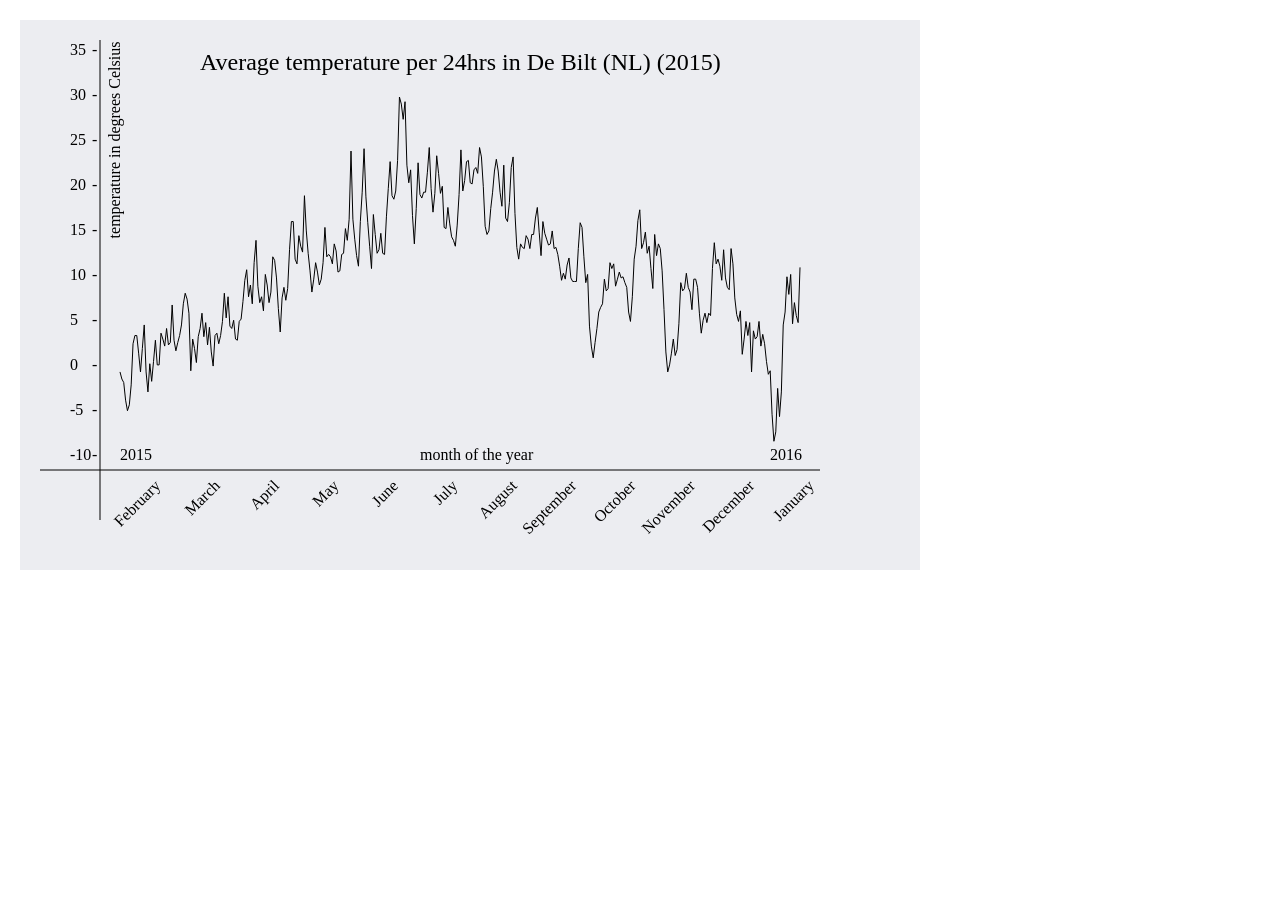
<file: Javascript/KNMI.html>
<!DOCTYPE HTML>
<html>
<body>
<link rel="stylesheet" type"text/css" href="stylesheet.css">
<textarea id="rawdata" style="display:none">
2/1/2015,26
2/2/2015,20
2/3/2015,17
2/4/2015,2
2/5/2015,-7
2/6/2015,-2
2/7/2015,15
2/8/2015,50
2/9/2015,57
2/10/2015,57
2/11/2015,42
2/12/2015,26
2/13/2015,46
2/14/2015,66
2/15/2015,26
2/16/2015,9
2/17/2015,33
2/18/2015,18
2/19/2015,35
2/20/2015,53
2/21/2015,32
2/22/2015,32
2/23/2015,59
2/24/2015,54
2/25/2015,48
2/26/2015,63
2/27/2015,49
2/28/2015,51
3/1/2015,83
3/2/2015,53
3/3/2015,44
3/4/2015,51
3/5/2015,57
3/6/2015,66
3/7/2015,84
3/8/2015,93
3/9/2015,88
3/10/2015,76
3/11/2015,27
3/12/2015,54
3/13/2015,46
3/14/2015,34
3/15/2015,56
3/16/2015,63
3/17/2015,76
3/18/2015,56
3/19/2015,68
3/20/2015,49
3/21/2015,64
3/22/2015,43
3/23/2015,31
3/24/2015,57
3/25/2015,59
3/26/2015,50
3/27/2015,57
3/28/2015,69
3/29/2015,93
3/30/2015,72
3/31/2015,90
4/1/2015,65
4/2/2015,63
4/3/2015,70
4/4/2015,54
4/5/2015,53
4/6/2015,69
4/7/2015,71
4/8/2015,86
4/9/2015,104
4/10/2015,113
4/11/2015,90
4/12/2015,100
4/13/2015,84
4/14/2015,119
4/15/2015,138
4/16/2015,99
4/17/2015,85
4/18/2015,90
4/19/2015,78
4/20/2015,109
4/21/2015,100
4/22/2015,85
4/23/2015,94
4/24/2015,124
4/25/2015,121
4/26/2015,106
4/27/2015,80
4/28/2015,60
4/29/2015,89
4/30/2015,98
5/1/2015,87
5/2/2015,97
5/3/2015,130
5/4/2015,154
5/5/2015,154
5/6/2015,122
5/7/2015,118
5/8/2015,142
5/9/2015,133
5/10/2015,128
5/11/2015,176
5/12/2015,146
5/13/2015,127
5/14/2015,112
5/15/2015,94
5/16/2015,105
5/17/2015,119
5/18/2015,111
5/19/2015,100
5/20/2015,105
5/21/2015,119
5/22/2015,149
5/23/2015,124
5/24/2015,126
5/25/2015,124
5/26/2015,118
5/27/2015,135
5/28/2015,129
5/29/2015,111
5/30/2015,112
5/31/2015,126
6/1/2015,127
6/2/2015,148
6/3/2015,138
6/4/2015,156
6/5/2015,214
6/6/2015,156
6/7/2015,139
6/8/2015,125
6/9/2015,116
6/10/2015,154
6/11/2015,179
6/12/2015,216
6/13/2015,175
6/14/2015,153
6/15/2015,133
6/16/2015,114
6/17/2015,160
6/18/2015,143
6/19/2015,127
6/20/2015,130
6/21/2015,144
6/22/2015,127
6/23/2015,126
6/24/2015,158
6/25/2015,182
6/26/2015,205
6/27/2015,176
6/28/2015,173
6/29/2015,180
6/30/2015,206
7/1/2015,260
7/2/2015,254
7/3/2015,241
7/4/2015,256
7/5/2015,202
7/6/2015,187
7/7/2015,198
7/8/2015,159
7/9/2015,135
7/10/2015,165
7/11/2015,204
7/12/2015,177
7/13/2015,174
7/14/2015,179
7/15/2015,179
7/16/2015,196
7/17/2015,217
7/18/2015,182
7/19/2015,162
7/20/2015,178
7/21/2015,210
7/22/2015,195
7/23/2015,178
7/24/2015,184
7/25/2015,149
7/26/2015,148
7/27/2015,166
7/28/2015,152
7/29/2015,141
7/30/2015,138
7/31/2015,133
8/1/2015,151
8/2/2015,177
8/3/2015,215
8/4/2015,180
8/5/2015,189
8/6/2015,205
8/7/2015,206
8/8/2015,187
8/9/2015,186
8/10/2015,198
8/11/2015,200
8/12/2015,195
8/13/2015,217
8/14/2015,209
8/15/2015,184
8/16/2015,150
8/17/2015,143
8/18/2015,146
8/19/2015,165
8/20/2015,179
8/21/2015,197
8/22/2015,207
8/23/2015,197
8/24/2015,179
8/25/2015,167
8/26/2015,202
8/27/2015,157
8/28/2015,154
8/29/2015,170
8/30/2015,200
8/31/2015,209
9/1/2015,161
9/2/2015,132
9/3/2015,122
9/4/2015,135
9/5/2015,132
9/6/2015,131
9/7/2015,142
9/8/2015,139
9/9/2015,131
9/10/2015,143
9/11/2015,143
9/12/2015,157
9/13/2015,166
9/14/2015,145
9/15/2015,125
9/16/2015,154
9/17/2015,144
9/18/2015,139
9/19/2015,134
9/20/2015,135
9/21/2015,146
9/22/2015,131
9/23/2015,132
9/24/2015,126
9/25/2015,116
9/26/2015,104
9/27/2015,110
9/28/2015,105
9/29/2015,117
9/30/2015,123
10/1/2015,106
10/2/2015,103
10/3/2015,103
10/4/2015,103
10/5/2015,131
10/6/2015,153
10/7/2015,149
10/8/2015,124
10/9/2015,102
10/10/2015,109
10/11/2015,65
10/12/2015,48
10/13/2015,38
10/14/2015,51
10/15/2015,63
10/16/2015,77
10/17/2015,81
10/18/2015,84
10/19/2015,105
10/20/2015,95
10/21/2015,97
10/22/2015,119
10/23/2015,114
10/24/2015,118
10/25/2015,99
10/26/2015,105
10/27/2015,111
10/28/2015,106
10/29/2015,107
10/30/2015,102
10/31/2015,98
11/1/2015,77
11/2/2015,69
11/3/2015,90
11/4/2015,122
11/5/2015,133
11/6/2015,155
11/7/2015,164
11/8/2015,131
11/9/2015,136
11/10/2015,145
11/11/2015,127
11/12/2015,133
11/13/2015,114
11/14/2015,97
11/15/2015,143
11/16/2015,125
11/17/2015,135
11/18/2015,131
11/19/2015,112
11/20/2015,79
11/21/2015,43
11/22/2015,26
11/23/2015,32
11/24/2015,42
11/25/2015,54
11/26/2015,40
11/27/2015,45
11/28/2015,67
11/29/2015,102
11/30/2015,95
12/1/2015,97
12/2/2015,110
12/3/2015,98
12/4/2015,94
12/5/2015,79
12/6/2015,105
12/7/2015,105
12/8/2015,98
12/9/2015,76
12/10/2015,59
12/11/2015,70
12/12/2015,76
12/13/2015,68
12/14/2015,76
12/15/2015,74
12/16/2015,114
12/17/2015,136
12/18/2015,118
12/19/2015,122
12/20/2015,116
12/21/2015,104
12/22/2015,130
12/23/2015,106
12/24/2015,98
12/25/2015,96
12/26/2015,131
12/27/2015,118
12/28/2015,89
12/29/2015,75
12/30/2015,69
12/31/2015,78
1/1/2016,41
1/2/2016,54
1/3/2016,69
1/4/2016,57
1/5/2016,68
1/6/2016,26
1/7/2016,61
1/8/2016,54
1/9/2016,56
1/10/2016,69
1/11/2016,48
1/12/2016,58
1/13/2016,50
1/14/2016,35
1/15/2016,24
1/16/2016,27
1/17/2016,-10
1/18/2016,-33
1/19/2016,-25
1/20/2016,12
1/21/2016,-12
1/22/2016,9
1/23/2016,66
1/24/2016,77
1/25/2016,107
1/26/2016,92
1/27/2016,109
1/28/2016,67
1/29/2016,85
1/30/2016,74
1/31/2016,68
2/1/2016,115
</textarea>
<canvas id="mycanvas" width="900" height="550"></canvas>
<canvas id="mycanvas2" width="900" height="550"></canvas>
<script src="script.js"></script>
</body>
</html>
</file>
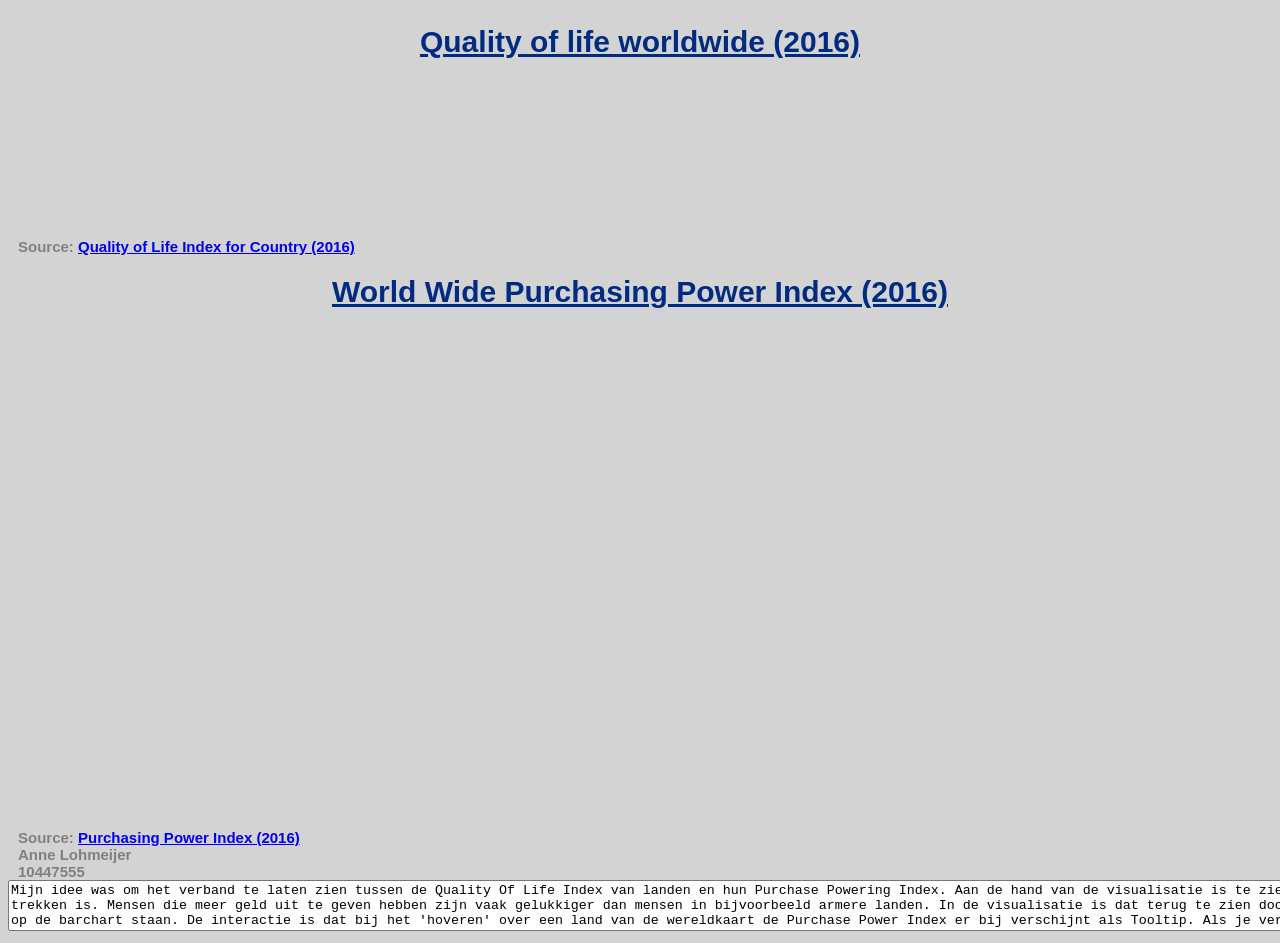
<file: week-7/linkedviews.html>
<!DOCTYPE html>
<meta charset="utf-8">
<html>
	<link rel="stylesheet" type="text/css" href="linkedviews.css">
    <!Code soure world map: https://github.com/markmarkoh/datamaps/blob/master/README.md#getting-started>
    <script src="d3.min.js"></script>
    <script src="topojson.min.js"></script>
    <script src="datamaps.world.min.js"></script>
  <head>  
    <h2 class="header" style="text/css">Quality of life worldwide (2016)</h2>
  </head>
  <body>
    <svg class="chart"></svg>
    <script src="http://labratrevenge.com/d3-tip/javascripts/d3.tip.v0.6.3.js"></script>
          <script type"text/javascript" src="linkedviews.js"></script>
    <div class='source' >Source: <a href="http://www.numbeo.com/quality-of-life/rankings_by_country.jsp">Quality of Life Index for Country (2016)</a></div>
  </body>
  <head>
    <h1 class="header" style="text/css"> World Wide Purchasing Power Index (2016)</h1>
  </head>
  <body>
    <div id="container" style="position: relative; width: 1200px; height: 500px;"></div>
    <div class='source' >Source: <a href="http://www.numbeo.com/quality-of-life/rankings_by_country.jsp">Purchasing Power Index (2016)</a></div>
  </body>
    <div class="source" >Anne Lohmeijer <br> 10447555 </div>
      <textarea class="text" rows="3" cols="200">
Mijn idee was om het verband te laten zien tussen de Quality Of Life Index van landen en hun Purchase Powering Index. Aan de hand van de visualisatie is te zien dat hier een duidelijk verband tussen te trekken is. Mensen die meer geld uit te geven hebben zijn vaak gelukkiger dan mensen in bijvoorbeeld armere landen. In de visualisatie is dat terug te zien door dat donkere landen op de kaart ook hoger op de barchart staan. De interactie is dat bij het 'hoveren' over een land van de wereldkaart de Purchase Power Index er bij verschijnt als Tooltip. Als je vervolgens op het land klikt, dan verschijnt er een tooltip overeenkomend met dat zelfde land op de Barchart met de Quality of Life Index.
</textarea>
</html>
</file>
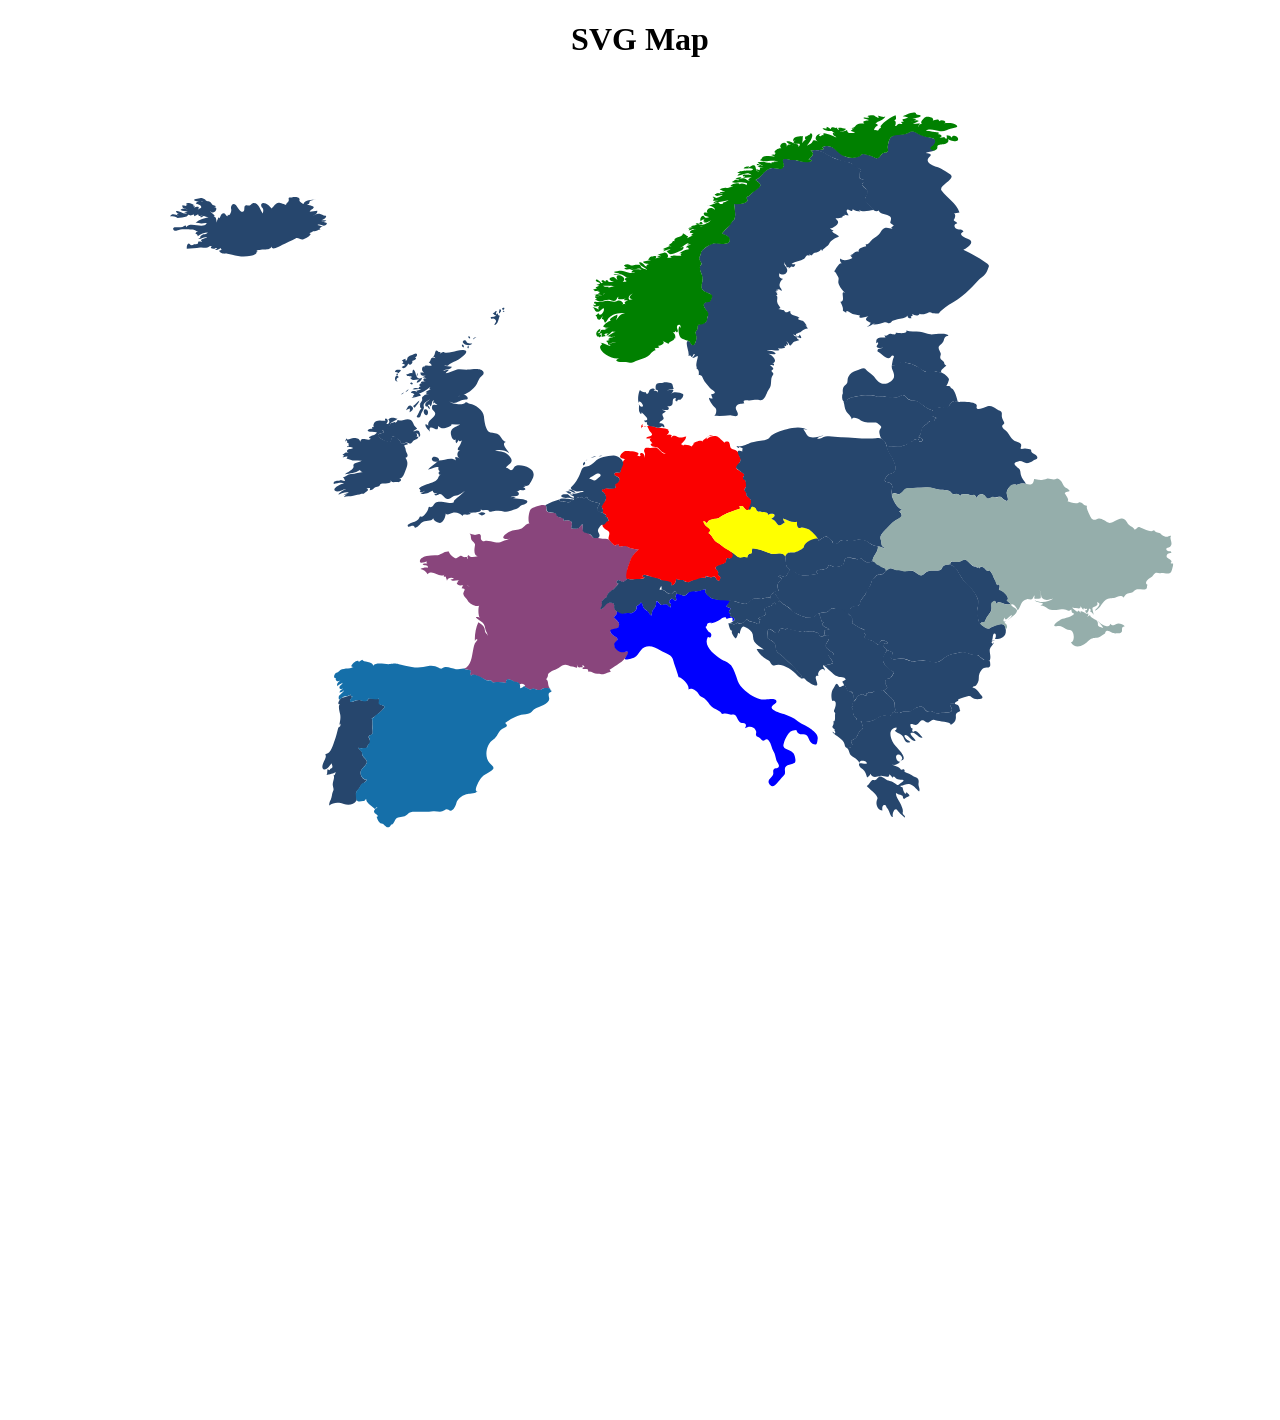
<file: week-2/SVG1/svg1.html>
<!DOCTYPE html>
<html>
  <head>
    <h1 align="center">SVG Map</h1>
    <link rel="stylesheet" type="text/css" href="svg1.css"/>
    <script src="main1.js"></script>
    <!-- Write your functions in main.js -->
  </head>

  <body>
      	<svg xmlns="http://www.w3.org/2000/svg" height="1328.4" id="svg2985" version="1.1" viewBox="1400 150 400 530" width="2589.63">
      <title>SVG Map</title>
      <defs id="defs2987"/>

      <g id="fra">
        <title>France</title>
          <path class="landxx fr frx eu" d="M 1247.9563,345.09353 C 1248.8483,344.67153 1249.9183,344.40753 1250.9063,344.58953 1251.2503,343.07553 1249.2373,344.11653 1248.8163,343.07753 1249.7423,342.77053 1250.8213,342.88353 1251.7763,342.93253 1251.0263,342.80353 1250.0103,343.07053 1250.5463,342.14053 1249.9683,342.10953 1248.0023,343.21953 1247.7643,342.24853 1247.4403,340.92353 1249.4573,340.12353 1250.4183,339.93353 1251.7103,339.67753 1252.9283,339.57353 1254.2383,339.60953 1256.0933,339.66053 1257.2803,337.85953 1259.3353,338.10853 1259.1023,338.77353 1261.5713,341.09553 1262.2613,340.81653 1262.7253,340.59053 1263.1723,340.33253 1263.6013,340.04453 1264.5383,339.52353 1264.4763,340.19653 1265.2593,340.34653 1266.0333,340.49453 1266.6253,339.88453 1266.6763,341.13353 1267.1823,340.78653 1266.4383,340.37153 1266.8543,339.80653 1267.2793,339.22953 1267.4953,340.10553 1267.8683,340.20353 1268.7543,340.43553 1269.8883,340.19953 1270.7763,340.05353 1268.8903,339.50053 1269.5823,336.83453 1269.7363,335.44553 1269.8113,334.76953 1268.7883,334.09153 1268.4413,333.61953 1267.8433,332.80653 1268.3953,331.57053 1267.5363,330.90853 1268.1903,331.02253 1268.7863,331.34253 1269.4353,331.47753 1270.1453,331.62553 1271.0223,330.92853 1271.6453,331.24253 1272.6163,331.73053 1271.4053,333.19653 1272.7503,333.96653 1273.1383,334.18853 1273.8353,333.79353 1274.2353,333.78953 1275.4053,333.77853 1276.5303,334.17453 1277.6673,334.39053 1278.7783,334.60153 1279.7453,334.56953 1280.7413,334.00053 1281.6443,333.48553 1282.8513,333.50453 1283.6653,332.92553 1283.0193,333.18153 1281.9213,333.31153 1281.2923,332.95153 1280.0173,332.22053 1282.9563,330.42253 1283.4443,330.20353 1284.9943,329.50953 1286.7483,329.59253 1288.3213,328.96253 1289.2343,328.59753 1290.4503,326.50953 1291.5843,327.09353 1290.5913,326.45453 1291.1983,322.02953 1292.0223,321.20053 1292.8333,320.38653 1296.9643,318.91453 1298.0263,319.80953 1298.5673,320.26553 1297.5066,322.01981 1299.0912,322.41093 1300.7239,322.81393 1300.3433,322.44623 1301.4983,322.79423 1302.5753,323.11923 1302.2375,323.9499 1303.0715,324.3539 1304.1595,324.8809 1305.2593,324.2555 1305.1233,325.93953 1305.7713,325.52053 1306.8953,325.61753 1307.5843,325.85453 1308.8783,326.29853 1308.3323,327.89353 1308.0723,328.81953 1308.9373,328.96453 1309.9183,329.23353 1310.7793,328.88953 1311.6313,328.54853 1311.8263,327.57553 1312.6823,327.23553 1312.7563,327.77153 1312.5323,330.16853 1313.2583,330.19453 1314.3293,330.23253 1316.4853,331.64553 1316.8183,332.67253 1316.7223,332.37653 1320.8893,333.05053 1321.1033,333.06853 1322.1163,333.15553 1322.8723,332.94653 1323.6753,333.78353 1324.3073,334.44353 1324.7523,335.48053 1325.7133,335.73153 1325.9193,335.63353 1326.0843,335.48753 1326.2083,335.29353 1326.5183,334.97253 1326.6743,335.39853 1327.0033,335.44353 1327.1873,335.51353 1327.2363,335.63953 1327.1503,335.82053 1327.0933,336.21253 1328.0113,335.99853 1328.1633,336.01153 1329.1863,336.10453 1329.7743,335.47353 1330.7213,336.19453 1331.7293,336.96253 1333.8123,337.10453 1335.0733,337.31553 1333.5263,338.68053 1332.0983,340.17853 1331.5983,342.20653 1331.3553,343.19253 1330.7683,344.09853 1330.6133,345.09253 1330.5113,345.74253 1330.7323,346.00653 1330.4713,346.84153 1330.1573,347.85053 1330.9253,348.69153 1330.2463,349.31753 1329.6743,349.84553 1329.2323,350.35453 1328.3723,350.27753 1327.6513,350.21353 1327.5903,349.14653 1326.7223,349.62953 1326.0953,349.97853 1326.0353,351.09253 1327.0823,350.92553 1326.2953,351.75153 1325.6003,352.73253 1324.7023,353.44553 1324.1523,353.80353 1323.6143,354.17953 1323.0883,354.57353 1322.6553,354.96353 1322.6973,355.72753 1322.3323,356.18153 1321.7093,356.95553 1320.5023,357.31953 1320.3123,358.41353 1320.4523,358.78653 1320.5483,359.17053 1320.6023,359.56453 1320.4533,360.27353 1319.7943,360.52653 1319.5223,361.14853 1320.7103,360.99953 1321.1463,360.59353 1321.4613,359.45753 1321.7723,358.33953 1323.8323,358.42553 1324.6653,358.66053 1325.6653,358.94353 1324.9863,360.58753 1325.7143,361.38853 1326.9783,362.78053 1326.2003,363.30253 1325.0623,364.24553 1325.6653,365.10253 1327.9443,366.69053 1327.3153,367.94653 1326.8933,368.78953 1323.7483,369.94653 1323.7563,370.09053 1323.8123,371.08453 1325.7303,371.93153 1326.3923,372.49853 1327.3473,373.31853 1325.0603,374.77953 1325.3913,375.86353 1325.7923,377.17953 1328.3083,378.67153 1329.6393,378.13853 1331.3113,377.46953 1331.0613,378.44253 1330.4293,379.55553 1328.9063,382.23653 1325.9973,383.58853 1323.4023,385.34153 1323.5663,385.58553 1323.7363,385.82553 1323.9123,386.06153 1322.9433,386.20053 1322.1323,386.69853 1321.2243,387.01653 1320.2473,387.35953 1319.6233,386.81953 1318.7013,386.89253 1317.3023,387.00253 1316.4443,385.83653 1314.7713,385.98953 1315.4423,384.25853 1312.5743,385.58553 1312.5423,384.57953 1312.7243,384.26753 1313.0103,384.18553 1313.4003,384.33353 1313.3703,383.76653 1313.0303,383.44653 1312.4603,383.46953 1312.9383,384.20353 1312.5263,384.31153 1311.8663,384.34453 1310.7833,384.39853 1310.6663,384.33453 1310.3703,383.03753 1310.7613,385.62053 1310.1013,383.97353 1308.4303,383.97353 1307.4643,383.97353 1306.6743,383.36353 1305.7313,383.31753 1304.5753,383.26053 1303.3083,384.56653 1302.2813,385.03653 1301.4813,385.40353 1298.6623,386.44753 1298.8393,387.53653 1298.8203,387.89353 1298.7143,388.22553 1298.5183,388.53253 1298.0693,388.93253 1298.1073,389.28853 1298.6333,389.60053 1299.0293,390.85253 1298.7703,391.47953 1299.4993,392.68653 1298.8123,392.88353 1298.2133,392.53753 1297.5333,392.57853 1296.8273,392.62153 1296.4693,393.18353 1295.8393,393.35553 1294.3183,393.77053 1293.3913,392.19553 1291.9343,393.25653 1291.8323,393.33053 1289.8063,392.38453 1289.5883,392.22153 1289.0223,391.79853 1290.3173,391.85253 1289.4053,391.24353 1288.8773,390.89053 1287.9263,390.73553 1287.4783,391.31753 1287.2703,390.02853 1285.8433,390.56753 1285.0673,389.95553 1283.9973,389.11053 1281.8083,388.56853 1282.1483,390.59853 1280.9513,390.42553 1279.6003,390.12353 1278.3933,390.34553 1277.7223,390.46853 1277.2743,390.65853 1276.7013,390.14253 1275.6843,389.22853 1275.7613,389.60453 1274.7283,389.59053 1273.7043,389.57653 1268.7553,386.33053 1268.2483,387.64653 1267.3133,387.26053 1267.9773,386.58053 1268.0363,385.92553 1268.1063,385.14653 1265.8413,385.50153 1265.3683,384.91053 1268.2283,383.85153 1268.4703,379.88753 1268.9913,377.30953 1269.1963,376.29753 1269.3813,374.70253 1270.2223,373.98053 1271.4463,372.92853 1269.8043,372.78053 1269.6883,373.96653 1269.5183,371.53053 1270.0083,368.54553 1271.0583,366.33453 1272.0693,366.90353 1273.0753,367.57853 1273.5083,368.71053 1273.6063,369.21453 1273.7023,369.71853 1273.7983,370.22253 1274.0323,370.86353 1274.6733,370.95153 1274.6583,371.73453 1274.9483,370.72753 1273.9263,369.95253 1273.8333,368.99853 1273.6893,367.53253 1273.1743,366.53953 1271.8743,365.82653 1271.3293,365.52853 1270.7213,365.12153 1270.2673,364.68453 1269.5283,363.97253 1271.4573,364.32753 1271.8493,364.67953 1270.9413,364.23853 1270.8923,360.38553 1271.4193,359.63953 1270.2263,360.47453 1267.4193,358.83153 1266.8663,357.72453 1266.3773,356.74553 1265.2743,356.23653 1265.0533,355.09353 1264.8503,354.05053 1266.7633,352.90853 1264.3603,352.80053 1264.6433,352.46753 1264.6983,351.86253 1265.0633,351.60853 1265.9773,350.97053 1266.8193,352.04353 1267.6803,352.15253 1266.1523,351.14353 1265.5453,351.47853 1263.9513,351.68653 1263.1483,351.79153 1261.5923,350.60653 1263.0713,350.42453 1262.6583,350.01753 1262.8253,349.75353 1263.5713,349.63253 1262.4363,349.35053 1260.8233,350.27453 1259.9013,349.27253 1260.4093,349.26553 1260.8893,349.14553 1261.3413,348.91253 1260.4373,348.30853 1258.7713,348.55353 1258.5313,349.77653 1258.4983,348.97653 1257.6113,348.22853 1258.4613,347.54553 1258.1123,348.42153 1256.5413,348.36453 1257.5213,347.25753 1255.5273,348.98753 1252.8533,345.04853 1250.8313,347.18553 1250.0233,346.06853 1249.3483,345.38253 1247.9563,345.09353" id="fr"/>
        </g>
        
      <path class="landxx by" d="M 1433.1368,309.64261 C 1433.6053,308.40487 1434.2651,307.23347 1435.7213,306.96855 1437.1513,306.70839 1437.5793,305.61555 1437.4223,304.28655 1437.0533,301.16755 1434.3533,298.99255 1433.8563,295.91755 1435.4893,296.33455 1437.5963,296.03555 1439.3013,296.23055 1439.8183,296.28955 1440.5933,295.89355 1441.0933,295.76855 1442.1003,295.51655 1441.8443,295.05455 1442.5693,294.44255 1443.0163,294.06455 1443.5743,294.42655 1444.0503,294.19755 1444.4223,294.01955 1444.6023,293.60255 1444.9963,293.41955 1445.7503,293.06955 1447.3013,292.96855 1446.8153,294.26155 1447.2373,294.39855 1447.9083,294.35355 1448.1773,293.93455 1448.7573,293.03455 1447.1413,292.72655 1446.6753,292.53455 1448.3173,290.75055 1447.0363,288.84755 1449.3353,287.63855 1450.4033,287.07655 1450.5163,285.92955 1451.9313,286.05555 1453.4693,286.19255 1452.7173,285.39755 1453.8753,284.82955 1452.2673,284.40155 1450.6289,283.70242 1452.2909,281.78142 1453.3519,280.55542 1455.6833,280.19455 1457.1613,280.63855 1458.9433,281.17355 1458.9953,278.76755 1460.6293,278.16755 1461.4953,277.84855 1462.8229,278.75542 1463.2619,278.40442 1464.8843,278.25908 1469.4212,278.46832 1469.7944,279.59402 1470.1704,279.93802 1469.5613,280.67855 1469.9903,281.09655 1470.5663,281.65955 1472.5753,280.88152 1473.1843,280.58952 1475.3233,279.56252 1476.15,280.14005 1478.0696,281.49877 1478.5907,281.86757 1479.9677,282.01478 1479.9253,283.11355 1479.8743,284.43688 1479.8623,284.72249 1480.5133,285.91655 1480.9423,286.70355 1481.1514,286.96817 1480.3651,287.53611 1479.2975,288.30729 1481.0306,289.44205 1481.6703,290.05955 1483.0433,291.38499 1483.4863,293.49854 1485.6503,294.24755 1486.2728,294.46301 1487.2924,294.66276 1487.5674,295.36555 1487.9224,296.27267 1486.879,297.17394 1487.7901,297.17489 1488.1631,297.12289 1488.6593,297.13959 1489.0103,296.99955 1489.5073,296.89755 1490.0938,297.20667 1490.5922,297.26942 1492.2644,297.47996 1491.2361,297.85977 1491.9156,298.63358 1492.2696,299.03663 1493.3034,299.29155 1493.7774,299.92561 1494.7611,301.24147 1493.217,301.35371 1492.773,301.64771 1491.977,302.17371 1491.7303,302.52055 1490.5003,302.82055 1488.9673,303.19355 1488.0964,301.81633 1486.7551,302.0964 1483.4196,302.7929 1485.5375,304.08451 1486.7071,304.97055 1487.4513,305.53432 1487.2973,306.69955 1487.4963,307.51055 1487.8223,308.83955 1488.8237,309.94102 1489.5407,311.08802 1487.9241,311.09502 1488.5962,310.68452 1485.7528,311.58406 1484.5722,310.90192 1482.5897,312.09447 1481.9514,314.15721 1481.6693,315.06905 1482.2177,315.74926 1482.3637,317.1783 1482.5276,318.78271 1480.5286,317.40177 1480.1243,316.91271 1478.9522,315.49516 1477.745,317.15056 1476.3163,316.34168 1473.0119,318.14677 1473.904,315.86742 1472.363,315.3768 1471.445,314.8958 1469.9413,315.80955 1470.0753,316.87155 1469.5263,316.62355 1469.5033,315.78755 1468.9953,315.57655 1468.4683,315.35655 1467.8023,315.97255 1467.3493,315.64155 1466.7113,315.17655 1466.0663,315.21355 1465.3293,315.29655 1464.3313,315.40855 1463.8663,314.73355 1463.7343,315.93455 1463.1133,315.77655 1462.6631,315.20922 1462.0233,315.14255 1461.3043,315.06765 1460.4951,315.70266 1459.9186,314.90708 1458.694,313.21694 1456.8468,313.89098 1455.1223,313.53086 1453.358,313.16243 1451.3143,312.2891 1449.5213,312.60955 1447.1273,312.69475 1445.201,312.80854 1443.1783,312.83855 1441.0113,312.83855 1441.0905,313.76968 1439.6125,314.96368 1438.8305,315.59568 1438.1169,315.08613 1437.2813,314.92358 1436.1558,314.7046 1436.363,315.38411 1436.1158,316.03036 1435.3545,317.17675 1436.1858,312.65017 1436.1948,312.32458 1436.2558,309.86024 1433.4998,311.27679 1433.1824,309.62011" id="by">
        <title>Belarus</title>
      </path>

      <g id="rsa">
        <title>Serbia</title>
        <path class="landxx rs rs-" d="M 1412.8746,360.84017 C 1411.7114,360.34722 1410.6808,362.11391 1410.2792,362.27648 1409.5738,362.56202 1408.3524,362.35008 1406.9026,362.83083 1407.3106,363.83883 1407.612,364.42267 1407.8349,365.47666 1407.975,366.14167 1408.1821,366.33361 1408.8681,366.3586 1406.8981,367.72762 1410.5743,368.56683 1411.1863,369.18082 1411.0963,369.09082 1409.1947,369.60897 1408.9437,369.70998 1409.5489,370.91265 1408.9057,371.52858 1408.7256,371.87704 1409.6349,371.52323 1410.4457,371.288 1410.6571,371.75105 1411.153,372.837 1411.2614,372.75365 1409.5988,375.27882 1409.0517,376.10984 1410.8168,377.34756 1412.3202,378.40341 1413.9493,379.91587 1411.1638,379.19038 1410.7327,379.53734 1410.4742,379.60204 1413.0235,382.41022 1412.488,382.66579 1411.08,383.33777 1409.6068,383.46907 1408.5708,383.49462 1409.0653,383.41872 1410.3249,384.94891 1412.2029,386.45217 1412.8002,386.93028 1412.9355,387.43002 1414.2833,387.88581 1415.3514,388.52213 1417.2831,387.91561 1417.6016,389.16445 1417.7384,389.25245 1416.1222,390.05601 1416.2218,390.09641 1416.3622,390.15331 1417.1972,391.52616 1416.903,391.67409 1418.8262,392.29515 1416.5214,393.47922 1419.8975,394.12153 1420.9174,394.31558 1420.887,398.86636 1420.9969,397.76398 1422.455,396.53254 1422.3439,394.30358 1425.7272,395.52482 1425.7632,394.43702 1426.8991,394.61812 1427.5034,394.1941 1428.1896,394.89444 1428.9481,393.47633 1430.0095,393.79959 1430.6713,394.00115 1435.14,393.51762 1434.016,391.85932 1433.3687,390.90438 1433.2064,389.78213 1433.764,389.18829 1434.3018,388.61551 1434.9767,389.24329 1435.5783,388.48275 1436.1688,387.73631 1436.6426,387.00309 1436.9642,386.24009 1435.9732,385.9261 1434.6994,384.63285 1433.9404,383.92185 1431.4994,381.63385 1432.7176,379.78626 1434.0916,377.49627 1433.7786,377.20927 1432.0779,375.48204 1432.7309,375.05203 1433.2779,374.69305 1433.9882,374.91986 1434.5452,374.64886 1433.9962,373.97685 1432.561,373.07171 1431.723,373.74172 1431.458,373.95472 1430.6877,375.26662 1430.4126,375.25362 1430.0366,375.23562 1429.3207,374.21708 1428.9007,374.0441 1427.9207,373.64009 1426.8219,373.32158 1425.8769,372.83458 1425.1763,372.47379 1425.6049,372.60119 1424.8869,372.34367 1425.7936,371.85719 1426.1702,371.07387 1424.9189,370.91951 1426.3219,369.60052 1425.184,369.32759 1424.001,368.89058 1422.786,368.44257 1421.2352,367.3468 1420.1822,366.63579 1421.4971,364.02678 1418.6876,364.01121 1418.3174,362.20088 1417.9869,360.5842 1414.5874,360.55592 1412.8746,360.84017 z" id="rs"/>
      </g>
     
      <path class="landxx ch" d="M 1319.5263,361.14955 C 1319.7503,360.71455 1319.9933,360.29255 1320.2553,359.88055 1320.5913,359.23355 1320.0754,358.71442 1320.3063,358.10637 1320.6512,357.19711 1322.2119,356.48975 1322.2653,356.20037 1322.4809,355.03381 1323.0602,354.2935 1324.7189,353.3465 1325.6145,352.83511 1326.1857,351.77382 1327.051,350.92655 1325.4385,351.12047 1326.4126,348.59372 1327.7386,349.79255 1329.1655,351.08269 1329.8046,348.96155 1331.1856,348.76655 1330.4656,349.60755 1334.1076,348.96155 1334.7766,348.99655 1336.0756,349.06355 1337.1031,349.10637 1337.3841,348.28037 1336.3901,348.65137 1336.1896,347.72466 1337.0909,347.41473 1337.4567,347.28894 1337.826,347.42473 1338.3911,347.64664 1339.336,348.0181 1340.5408,348.04137 1340.7322,348.11328 1341.8453,348.53126 1343.2346,348.68755 1344.1376,349.47955 1345.3256,350.52055 1343.5606,352.21655 1343.3556,353.37455 1345.6526,353.08555 1345.8406,354.74855 1347.7156,355.11255 1348.5256,355.26955 1348.8466,353.73855 1349.7316,353.98955 1350.7666,354.28255 1349.8816,355.44355 1349.7926,355.97655 1349.7236,356.39055 1350.6326,357.68455 1349.7076,357.70955 1349.0436,357.72755 1348.5256,356.53455 1347.8966,357.09055 1347.6696,357.29055 1346.8906,358.46655 1347.4336,358.71655 1348.3946,359.15755 1347.8256,359.49255 1347.6756,360.42955 1346.7386,360.05355 1346.6996,359.04155 1345.5156,359.27755 1344.3596,359.50755 1344.2326,359.75255 1343.2856,358.84555 1343.1926,358.75655 1342.1626,357.00355 1342.0246,358.43655 1341.8976,359.75055 1341.9226,360.07055 1340.9716,361.06355 1339.7606,362.32955 1340.8496,365.29755 1338.9136,362.46355 1338.4816,361.83255 1337.9716,361.52355 1337.3756,361.07755 1336.4646,360.39755 1336.8276,359.10555 1335.9356,358.48455 1335.4246,359.12655 1334.8216,359.77555 1333.9956,359.99755 1334.8986,361.04455 1332.9196,362.88655 1331.8056,362.78355 1329.7056,362.58955 1327.9706,363.91955 1326.3666,362.22955 1325.8016,361.63355 1325.0166,361.00755 1325.2116,360.06955 1325.4846,358.75855 1324.4485,358.44362 1323.3275,358.55719 1321.447,358.74772 1321.7671,361.09335 1319.5266,361.14955" id="ch">
        <title>Switzerland</title>
      </path>
      
      <path class="landxx mk" d="M 1420.0363,400.24555 C 1420.9343,400.11355 1420.3383,399.38355 1420.3283,398.84555 1420.3143,398.09855 1421.6313,397.72455 1421.8123,396.80855 1421.9703,396.00955 1422.6433,395.61855 1423.3123,395.29655 1424.7933,394.58655 1424.5243,395.52155 1425.8663,395.56555 1425.5813,394.48155 1426.3513,394.88555 1426.8763,394.34155 1427.1843,394.18655 1427.4913,394.19155 1427.8013,394.35755 1428.5383,394.57055 1428.6113,393.87455 1429.2463,393.76555 1429.9653,393.64255 1431.4583,393.92955 1432.0393,393.49055 1432.7703,392.93755 1433.5493,394.56655 1434.0073,394.98955 1435.7133,396.56455 1437.2024,397.03166 1437.1926,399.80399 1437.1926,400.38199 1437.5822,401.34009 1437.2496,401.99655 1437.0591,402.37225 1436.3561,401.95175 1436.4196,402.57841 1436.5086,403.45487 1434.8291,404.06151 1433.8242,403.76115 1432.6966,403.42411 1431.5636,403.70955 1430.5956,404.41455 1428.6746,405.81155 1427.1526,405.81855 1424.7986,406.19655 1423.5326,406.39955 1424.0736,405.52955 1423.0066,405.80255 1421.6966,406.13855 1422.3376,405.00055 1421.6476,404.46255 1420.2586,403.38055 1420.5876,401.78555 1420.0366,400.24555" id="mk">
        <title>Macedonia, the Former Yugoslav Republic of</title>
      </path>
      
      <g class="landxx coastxx it eu" id="ita" transform="translate(-29.9017,-45.0745)">
        <title>Italy</title>
        <path class="landxx it eu" d="M 1353.5711,414.65164 C 1354.5811,413.57664 1357.2431,414.48464 1357.1191,412.24764 1357.0691,411.34564 1356.411,410.95 1355.838,410.332 1355.527,410.013 1355.1701,409.64432 1354.9011,409.28932 1355.7468,408.80713 1356.603,407.74092 1356.0773,407.16239 1356.9793,407.40239 1357.971,408.279 1358.939,407.942 1360.155,407.518 1360.7132,407.72227 1361.8742,407.80927 1362.6372,407.86627 1363.5707,406.94036 1363.9157,406.34836 1364.1957,405.89436 1364.237,405.492 1363.8967,405.072 1364.7227,404.85 1365.3257,404.201 1365.8367,403.559 1366.7325,404.11066 1366.3768,404.83194 1366.8662,405.61418 1367.3328,406.35991 1368.0418,406.55999 1368.6823,407.17827 1368.9304,407.41769 1368.9869,408.13197 1369.9251,408.70955 1370.2274,408.89569 1370.1019,406.85659 1370.7661,406.23418 1371.5218,405.52595 1371.7656,405.06534 1371.8636,403.91627 1372.0307,401.95811 1372.6773,403.34771 1373.1144,403.81209 1373.8453,404.58865 1374.1084,404.70505 1375.0379,404.38736 1376.5408,403.87369 1376.5351,404.97701 1377.5757,405.503 1377.6817,404.844 1378.1897,404.178 1377.3507,403.796 1376.5997,403.454 1377.5957,402.10809 1378.0757,402.01209 1378.5507,401.91709 1379.0739,402.61727 1379.5149,402.73827 1380.4859,403.00527 1379.5849,401.41782 1379.6818,401.09736 1379.8706,400.47606 1379.9569,400.27088 1380.0607,399.98291 1380.6907,400.04571 1382.2715,400.52909 1382.6345,400.71509 1383.5875,401.20409 1384.2377,399.946 1384.7957,399.444 1385.5407,398.775 1386.7127,398.965 1387.6167,399.018 1389.0827,399.105 1390.4877,398.006 1391.9067,398.302 1390.3347,399.245 1393.5278,401.70153 1394.4128,401.98253 1397.0748,402.82653 1398.9418,401.97353 1401.5998,402.74652 1401.4888,403.75352 1400.4049,404.4439 1399.8967,405.071 1400.4927,405.408 1401.0887,405.784 1401.7667,405.935 1401.1907,406.611 1400.309,407.586 1401.5567,407.951 1400.8169,408.91389 1402.0236,409.27455 1402.4222,409.35427 1403.3675,409.5433 1403.6365,411.11004 1402.1967,410.831 1403.2037,408.754 1400.4827,409.92 1399.9667,410.111 1399.7487,408.678 1398.0087,409.983 1397.5027,410.301 1396.9477,410.65 1396.3677,410.973 1395.7827,411.267 1395.3947,411.462 1392.1017,412.526 1394.1367,411.477 1393.5907,411.59 1392.8617,411.516 1392.4067,411.91 1392.0847,412.189 1392.2367,413.34 1391.6167,413.206 1391.6067,413.539 1392.8387,415.25 1392.9577,415.283 1394.7847,415.785 1393.6287,418.438 1392.5567,417.238 1390.4697,420.924 1395.1547,424.426 1397.6797,426.037 1398.9157,426.826 1400.9167,427.381 1401.7837,428.618 1403.0477,430.419 1403.7157,432.788 1404.4567,434.843 1405.4077,437.481 1408.8737,440.18 1411.3417,441.314 1413.1687,442.154 1414.1417,442.413 1416.1737,442.141 1416.9327,442.04 1420.2827,441.547 1419.8677,443.286 1419.6697,444.116 1417.2957,444.888 1418.1647,445.903 1419.1027,446.998 1421.5867,447.621 1422.8597,448.075 1424.8897,448.8 1426.7157,449.517 1428.4147,450.871 1430.1477,452.252 1432.2757,452.662 1433.9667,454.187 1435.1037,455.212 1436.6187,456.286 1436.3347,457.994 1436.2697,458.382 1436.1887,460.128 1435.6057,460.186 1434.8117,460.265 1433.8297,459.793 1433.4087,459.103 1432.4897,457.597 1432.5507,455.853 1430.2757,456.082 1428.4487,456.266 1428.0807,455.073 1427.8257,454.39 1425.8977,454.715 1425.4747,454.696 1424.2597,456.488 1423.5077,457.599 1422.9607,458.993 1422.6857,460.308 1422.3707,461.815 1424.2917,462.182 1425.3317,462.66 1427.0017,463.427 1427.3037,464.62 1427.4677,466.308 1427.7437,469.158 1422.8137,467.109 1423.2757,470.55 1423.5017,472.233 1423.0467,472.365 1421.9727,473.508 1421.0647,474.476 1420.3607,475.67 1419.2767,476.464 1418.2577,477.211 1417.3967,476.791 1416.8857,475.702 1416.1087,474.044 1418.5157,473.275 1418.6377,471.767 1418.6787,471.255 1418.4297,470.638 1418.7837,470.181 1419.3737,469.417 1420.5317,469.988 1420.8467,469.005 1421.1207,468.149 1420.0447,467.178 1419.8337,466.396 1419.5057,465.181 1419.4007,464.113 1418.7447,463.003 1417.9587,461.673 1417.8417,459.68 1416.7967,458.556 1416.1737,457.887 1415.7397,458.046 1415.1507,458.535 1414.4477,459.12 1413.7247,457.932 1413.2637,457.562 1412.7417,457.144 1411.8927,457.254 1411.7317,456.413 1411.5997,455.72 1412.0537,455.513 1411.6857,454.661 1410.8907,452.822 1408.8217,452.779 1407.3077,453.741 1408.0847,452.562 1407.8377,451.456 1406.2377,451.617 1405.0457,451.736 1404.3717,449.977 1403.9407,449.155 1403.1757,447.694 1402.2697,448.544 1401.0207,448.176 1400.3537,447.98 1399.7317,447.666 1399.0147,447.837 1397.5127,448.194 1398.4757,447.996 1397.4407,447.151 1396.4137,446.314 1395.1157,446.084 1394.0957,445.16 1392.9627,444.135 1392.2967,442.619 1391.0567,441.754 1389.9807,441.002 1389.5627,441.193 1388.8447,440.019 1388.0957,438.793 1386.1737,437.353 1384.7087,438.261 1385.5487,436.854 1382.1217,433.222 1380.8537,433.402 1381.0037,433.381 1378.9787,427.645 1378.9017,427.272 1378.2067,423.895 1375.9067,424.272 1373.4787,422.637 1370.9667,420.946 1367.7737,420.027 1365.6657,422.756 1364.9167,423.725 1364.2957,424.843 1363.1797,425.445 1362.7847,425.659 1359.1704,426.80528 1359.4169,425.87946 1359.5979,425.19963 1362.2977,422.20476 1359.0847,423.34181 1357.1633,424.02178 1353.5423,420.98964 1355.9242,419.02164 1356.7789,418.31541 1356.6248,417.73137 1355.6122,417.22064 1353.9418,416.37814 1353.4556,415.09597 1353.6777,415.008" id="it"/>
      </g>
      
      <path class="landxx at eu" d="M 1343.7863,351.57455 C 1344.4933,350.33655 1344.3483,350.68655 1344.0043,349.56855 1343.8853,349.18355 1349.4013,349.34655 1348.1063,351.57455 1349.6693,351.52855 1349.7113,350.06355 1350.0563,348.90855 1350.7213,349.50355 1352.2958,349.5101 1353.1298,349.4311 1352.4443,349.78018 1354.3232,350.37525 1354.5582,350.29764 1355.0477,350.53082 1355.7755,349.86042 1356.4563,349.62955 1357.8213,348.80555 1360.092,348.2051 1361.645,348.7121 1361.625,348.4431 1361.596,348.16128 1361.5228,347.90228 1362.2978,347.99828 1363.5506,348.64207 1364.3177,348.27764 1365.9214,347.51573 1365.738,349.29636 1366.7233,349.66891 1367.5316,349.97455 1367.8591,348.01904 1367.1633,347.92355 1366.2664,347.80045 1366.8132,346.77228 1366.7088,346.30928 1366.5681,345.68562 1366.0143,345.50655 1365.7573,344.95155 1365.1013,343.53355 1368.7543,343.04655 1369.4843,342.55255 1370.1163,342.12555 1369.6278,340.27228 1370.8028,340.71728 1372.3858,341.31728 1371.4659,339.67529 1371.8389,338.24329 1372.967,338.54121 1374.2928,340.33835 1375.5729,340.5051 1377.9087,339.91902 1378.1152,340.4786 1378.3473,340.5585 1378.3473,339.8625 1378.7384,339.18085 1379.4283,338.9575 1380.3272,338.6665 1380.2198,338.0375 1380.2873,336.8865 1381.7729,336.75613 1383.5635,337.4476 1384.9638,337.91286 1385.4399,337.66427 1387.721,339.4476 1389.4172,339.0435 1390.7459,338.72695 1393.3209,338.58892 1393.5197,340.16286 1393.5437,340.35459 1393.5507,341.10708 1393.7158,341.78211 1393.8971,342.52405 1393.7558,343.58697 1394.1441,344.13197 1394.6754,344.87742 1395.4171,345.00971 1395.3493,345.48728 1395.2813,345.96485 1394.4179,346.77775 1394.0603,347.71422 1393.3883,349.47422 1392.5628,347.23343 1390.9281,347.88959 1390.2162,348.17537 1393.5191,348.86124 1391.5602,349.85659 1390.0243,350.63705 1390.4283,352.6985 1390.8753,353.8775 1389.7749,353.64366 1386.9575,355.30293 1387.8553,356.7575 1386.2883,355.7665 1385.5563,356.9015 1384.0743,357.0365 1383.0073,357.1355 1382.2622,356.62838 1381.2598,356.83214 1380.4962,356.98738 1378.8494,358.58028 1378.2464,358.89428 1377.1164,359.48328 1374.2059,358.14091 1373.0803,357.97809 1370.1622,357.55597 1367.6085,357.91449 1364.6185,356.97846 1363.7095,356.69346 1360.2683,354.2715 1362.0063,353.2285 1361.0133,353.0215 1360.2053,353.7425 1359.2663,353.8765 1357.8923,354.0735 1356.7243,353.8895 1355.3473,354.2785 1354.5233,354.5105 1353.8673,355.9945 1353.0153,355.7465 1352.1553,355.4955 1351.3743,355.2995 1350.5073,355.0845 1349.7923,354.9065 1350.1736,354.07605 1349.7106,354.00005 1349.1526,353.90805 1348.7829,354.43548 1348.4539,354.84341 1347.8514,355.59048 1346.1183,354.5293 1345.6332,354.00904 1345.1074,353.44518 1344.3341,353.36114 1344.0381,353.35568 1344.3271,352.69668 1344.1603,352.0985 1343.7863,351.5745" id="at">
        <title>Austria</title>
      </path>

      <g class="landxx coastxx se eu" id="swe" transform="translate(-29.9017,-45.0745)">
        <title>Sweden</title>
        <path class="landxx se eu" d="M 1384.488,299.231 C 1385.551,299.046 1385.875,301.037 1386.635,300.832 1387.841,300.506 1388.161,297.751 1387.754,296.86 1387.029,295.272 1388.7105,294.91599 1388.468,293.564 1388.12,291.62392 1391.6099,292.90489 1392.066,290.89 1392.4014,289.40831 1392.8767,288.38106 1391.9007,287.04106 1391.3617,286.30106 1390.0061,284.45069 1391.5041,283.81469 1392.9981,283.18069 1393.4687,283.84689 1394.0117,281.80087 1394.3777,280.41787 1392.787,280.165 1391.863,279.82 1390.155,279.179 1389.6967,277.896 1390.1297,276.317 1390.6477,274.426 1390.3579,273.43393 1389.711,271.692 1389.4566,271.007 1389.0541,269.93344 1389.4399,269.24344 1389.7529,268.68377 1390.151,268.793 1389.96,268.235 1389.724,267.547 1389.187,267.14546 1389.07,266.381 1388.9286,265.4571 1389.7922,264.98191 1389.7558,264.275 1389.6888,262.97354 1391.8671,261.84068 1392.49,261.336 1394.3289,259.8461 1396.0553,260.05529 1397.966,260.329 1399.2397,260.51147 1401.4916,260.57272 1401.147,258.805 1400.8049,257.05026 1398.9366,256.87293 1398.168,256.319 1398.861,255.468 1399.644,254.697 1400.42,253.923 1401.13,253.215 1402.049,251.398 1402.861,250.959 1403.885,250.405 1403.206,245.364 1402.988,244.583 1404.562,244.643 1406.6455,244.5216 1408.018,243.653 1408.6745,243.23755 1408.045,242.62241 1407.966,242.15241 1407.88,241.63831 1408.8681,241.451 1409.1501,241.151 1410.4251,239.791 1411.7198,238.87919 1413.1428,237.71519 1414.3088,236.76219 1412.0721,235.382 1411.5571,234.935 1413.8701,233.875 1414.5181,231.66 1416.7471,230.615 1418.1761,229.945 1419.0671,230.12887 1420.5301,230.45787 1421.2691,230.62387 1422.9081,230.097 1422.8111,229.118 1422.7461,228.465 1422.163,227.5311 1422.4411,226.873 1422.7921,226.04227 1425.4145,227.0585 1426.0066,226.9435 1427.5101,226.65153 1431.9365,228.66545 1434.1681,227.15797 1433.6821,226.93897 1433.1781,226.77097 1432.6581,226.65397 1433.8901,225.89797 1435.5941,224.21497 1433.4481,223.34097 1436.7151,221.87597 1440.3641,225.12697 1443.1681,226.36497 1445.0831,227.21097 1447.4684,227.23073 1449.3621,228.08124 1449.9811,228.35924 1453.3011,230.36053 1453.6561,231.08497 1453.9612,231.70756 1453.0612,231.68641 1452.9206,232.05697 1452.8676,232.19712 1452.9826,232.38067 1453.0554,234.10187 1453.0734,234.53106 1453.8912,234.63592 1454.2662,234.73692 1455.7162,235.12892 1454.6768,235.78229 1454.1742,236.41629 1453.6212,237.11329 1455.3516,238.20044 1455.7746,238.53744 1456.7196,239.29244 1456.4435,240.77497 1455.6475,241.65697 1454.0155,243.46097 1458.0272,245.25291 1458.5412,246.98291 1456.9252,247.20291 1454.1315,248.07197 1452.7485,246.81097 1452.9765,247.03797 1453.1905,247.27797 1453.3885,247.53197 1452.2295,247.53197 1451.2845,247.28197 1450.2985,246.66797 1450.1065,248.63897 1448.3215,245.76797 1447.9235,247.16297 1447.7345,247.82597 1448.5355,248.49797 1448.6385,249.11597 1447.9065,249.09897 1447.2165,248.83397 1446.5585,248.53997 1446.8145,248.69697 1447.0785,248.84097 1447.3485,248.97197 1446.8325,249.32997 1446.2795,249.40197 1445.6885,249.18897 1448.0195,249.87697 1443.9105,250.20997 1443.4585,250.26897 1443.9395,251.08197 1445.1165,251.40097 1444.1085,252.71597 1443.7605,253.17097 1441.8265,254.52297 1441.2285,254.22797 1441.6335,254.68697 1442.1375,254.97497 1442.7385,255.09197 1440.6935,255.52297 1444.4275,256.81097 1444.8285,257.46797 1443.4185,258.14697 1441.4425,258.93297 1440.8775,260.54697 1440.5525,261.47397 1437.9975,262.54997 1438.1985,263.37197 1438.0455,263.09897 1437.8795,262.83497 1437.6985,262.57997 1437.3255,263.51497 1436.0415,263.82497 1435.1655,263.98297 1434.2405,264.14897 1433.9545,266.02897 1433.0875,264.37897 1433.3245,265.59297 1433.0525,264.93797 1432.2225,264.96697 1431.7525,264.98397 1431.3635,266.06897 1430.9425,266.36097 1429.4225,267.41597 1427.4795,267.28297 1425.8875,268.48397 1426.3885,268.54797 1426.8915,268.57297 1427.3975,268.55497 1427.4245,269.35897 1426.7605,269.89097 1426.0045,269.51297 1425.5915,269.30597 1425.3565,270.43997 1424.5975,270.06797 1426.4315,269.87897 1424.1805,269.70597 1423.8775,269.77997 1424.0475,268.96497 1423.0095,268.60997 1422.9375,267.83597 1422.6805,268.99097 1424.0085,269.65697 1424.1785,270.71097 1424.4415,272.33797 1422.2205,273.45097 1421.1375,272.15597 1420.5775,273.44397 1421.3065,274.37097 1422.6475,274.45997 1421.7725,274.57797 1421.3055,275.98197 1421.1375,276.69197 1420.8805,277.78097 1422.2925,278.33897 1421.9275,279.28397 1421.3515,278.69997 1420.5435,278.26397 1419.6975,278.49197 1422.4305,279.10897 1418.1535,278.89097 1420.4875,279.35597 1418.4755,279.16797 1419.8645,279.59397 1420.4175,279.78797 1418.3195,279.40897 1421.6455,280.66297 1419.6275,280.86797 1420.6625,281.22597 1420.0785,282.61197 1420.1455,283.37697 1420.2455,284.50397 1420.9535,285.13097 1421.4975,286.05197 1421.2385,286.18097 1420.9745,286.30097 1420.7075,286.41197 1421.0795,286.63097 1422.8185,286.73597 1422.9605,287.04897 1423.5725,288.39697 1424.4745,287.39997 1425.4575,287.20397 1424.9135,289.18497 1428.3515,288.90297 1429.1275,290.01197 1427.3075,290.37497 1429.7685,291.04897 1430.3525,291.16397 1430.7715,291.24697 1432.9845,294.15297 1431.2175,292.74797 1431.7165,293.16597 1432.1365,293.68297 1432.4375,294.25997 1431.3305,294.29597 1430.5015,294.90697 1429.6545,295.54497 1428.9025,296.11097 1426.7165,296.43997 1428.1175,296.92397 1427.5715,297.06997 1427.0915,296.94897 1426.6775,296.56397 1426.5575,297.44897 1429.3095,297.97597 1428.9875,296.63597 1429.4895,296.91197 1430.5215,298.58997 1429.0575,297.78797 1430.9575,298.44197 1428.2665,297.75797 1427.9075,297.64497 1428.0245,298.23697 1428.4655,298.67797 1429.0575,298.79497 1428.4595,299.11297 1427.7845,299.15997 1427.1575,299.39097 1426.2855,299.71197 1426.1875,300.58097 1425.4785,301.02297 1425.0035,301.31897 1424.6595,299.40297 1423.8775,299.44397 1424.3435,299.81497 1424.5335,300.29497 1424.4475,300.88297 1424.2075,300.71497 1423.9675,300.54697 1423.7275,300.37897 1423.9535,301.04497 1423.9535,301.53097 1423.0075,301.09997 1423.1355,301.33597 1423.2555,301.57597 1423.3675,301.81997 1422.4305,302.34097 1421.4445,302.28197 1420.4175,302.17897 1420.6665,302.35997 1420.9065,302.55197 1421.1375,302.75497 1419.5365,303.60497 1417.5195,302.07697 1416.0275,303.18797 1417.2355,302.88697 1418.9765,303.02197 1419.6275,304.26797 1418.6635,304.79897 1417.6795,304.32197 1416.6775,304.26797 1418.1995,304.79797 1420.8345,307.23897 1418.1875,308.22697 1418.8315,308.07797 1419.0635,308.41497 1418.9075,309.01997 1418.4065,308.74297 1417.8765,308.66997 1417.3175,308.80297 1417.6605,309.24397 1419.4595,310.25097 1418.2245,310.74497 1417.1285,311.18297 1419.1715,311.83097 1418.5435,312.65697 1417.1025,314.54897 1418.4415,316.52097 1416.8795,318.49397 1415.8735,319.76597 1415.3545,323.44797 1413.0445,322.75597 1411.6625,322.34197 1410.2165,322.98997 1408.8165,322.89997 1408.0445,322.85097 1406.0355,322.67997 1407.0975,323.99597 1405.7435,324.52597 1404.5565,323.70397 1403.7655,325.45897 1403.3135,326.46197 1404.4035,327.23897 1404.4995,328.19797 1404.6815,330.00097 1402.1965,328.80797 1401.4725,328.87297 1399.1725,329.07997 1397.3015,329.15897 1394.9975,329.03597 1395.7415,329.00697 1396.2605,326.71897 1395.5665,325.98597 1394.8005,325.17697 1392.9075,322.98397 1392.9875,321.83597 1395.4495,322.69797 1394.0245,321.83897 1393.8475,320.46797 1397.2045,319.91397 1393.9215,318.80197 1393.1025,317.65797 1392.3135,316.55597 1391.1835,315.65697 1390.6845,314.36897 1390.3645,313.54397 1390.0025,312.46197 1388.8775,312.83497 1388.9335,312.28397 1388.9815,311.71197 1388.8605,311.16497 1388.6505,310.21997 1387.0945,310.09097 1388.5175,309.59497 1387.1415,310.08697 1388.5275,305.80397 1388.5975,305.27597 1387.6775,305.08297 1387.2075,306.11397 1386.2875,305.99597 1386.6955,305.51097 1387.0785,305.00697 1387.4375,304.48397 1386.1015,304.34797 1387.1675,305.24897 1385.9275,305.63497 1385.8005,304.95897 1385.3165,304.80697 1384.7775,305.20297 1385.3515,303.84897 1383.2615,300.07597 1384.4885,299.23097" id="se"/>
      </g>

      <g class="landxx coastxx pt eu" id="port" transform="translate(-29.9017,-45.0745)">
        <title>Portugal</title>
        <path class="landxx pt eu" d="M 1240.127,464.76 C 1240.054,464.52 1239.981,464.281 1239.907,464.04 1242.228,463.864 1243.026,460.098 1243.694,458.386 1244.28,456.884 1244.607,455.221 1245.04,453.661 1245.158,453.239 1245.559,453.167 1245.815,452.874 1246.029,452.629 1246.049,451.034 1245.457,452.736 1245.718,450.893 1246.177,449.793 1245.781,447.932 1245.651,447.323 1244.718,444.123 1245.957,444.095 1244.157,444.643 1245.599,441.985 1246.561,441.575 1247.649,441.111 1249.181,441.051 1250.067,440.207 1249.962,440.808 1250.23,441.156 1250.857,441.071 1250.463,441.355 1249.096,443.177 1250.381,443.143 1251.434,443.115 1252.515,442.295 1253.558,442.468 1254.931,442.695 1255.446,443.239 1256.827,442.511 1257.276,441.037 1259.348,442.166 1260.577,442.043 1262.012,441.899 1261.204,442.935 1261.3,443.707 1261.362,444.207 1263.061,444.509 1263.442,444.856 1264.273,445.614 1259.05,449.746 1258.371,449.912 1258.955,449.769 1258.698,453.618 1258.707,453.901 1258.725,454.432 1258.962,455.41 1258.707,455.903 1258.369,456.557 1257.385,456.295 1257.173,457.137 1257.047,457.637 1258.834,459.664 1257.227,460.186 1256.618,460.384 1256.974,461.171 1256.469,461.468 1255.733,461.9 1253.866,461.736 1253.087,461.518 1253.353,462.1 1253.903,462.443 1254.352,462.861 1254.929,463.398 1254.396,463.987 1254.785,464.676 1255.186,465.387 1256.753,466.509 1256.484,467.349 1256.023,468.791 1254.439,469.516 1254.033,470.975 1253.677,472.257 1254.889,474.643 1256.477,474.119 1255.787,475.773 1254.663,475.364 1253.831,477.028 1253.42,477.85 1252.634,478.399 1252.251,479.242 1251.734,480.38 1252.878,481.502 1252.288,482.642 1251.4,484.355 1248.832,484.559 1247.327,483.946 1245.516,483.209 1243.106,483.13 1241.498,484.487 1241.27,483.748 1241.809,482.756 1242.108,482.116 1242.588,481.091 1242.518,479.78 1242.986,478.88 1243.541,477.817 1242.801,477.064 1242.862,476.003 1242.952,474.44 1243.907,473.379 1242.937,471.814 1243.459,473.462 1244.082,471.655 1243.947,471.023 1243.632,471.787 1241.242,472.031 1240.417,472.319 1240.829,471.623 1240.574,470.828 1240.777,470.087 1241.067,470.2 1241.353,470.32 1241.637,470.447 1241.697,469.893 1242.125,469.787 1242.516,469.536 1243.081,469.171 1242.436,468.202 1242.427,467.711 1241.915,468.386 1240.204,470.83 1239.14,470.028 1237.78,469.003 1240.122,466.056 1240.127,464.76" id="pt"/>
      </g>

      <g class="landxx coastxx de eu" id="dui" transform="translate(-29.9017,-45.0745)">
        <title>Germany</title>
        <path class="landxx de eu" d="M 1366.5765,332.3355 C 1365.9045,332.6125 1365.8348,333.57077 1365.9718,334.14978 1365.9718,333.75778 1366.3315,333.41727 1366.7781,333.24264 1366.4563,333.13649 1366.2923,332.82357 1366.5765,332.3355 z M 1367.4837,333.14185 C 1367.2681,333.14085 1367.0772,333.17705 1366.8789,333.24264 1367.2555,333.33454 1367.7879,333.27464 1368.0884,333.24264 1367.8913,333.15954 1367.6992,333.14324 1367.4837,333.14185 z M 1369.2312,333.03494 C 1368.6027,332.97024 1368.8234,333.17943 1368.1892,333.24264 1368.6052,333.45464 1369.06,334.75471 1369.298,335.15771 1369.509,335.51271 1370.4901,336.20362 1370.2051,336.66961 1369.7361,337.43661 1368.4208,337.01193 1367.8869,337.97993 1368.5929,338.27793 1369.2895,338.14693 1370.0035,337.97993 1368.4035,338.71593 1370.1297,339.22058 1370.4067,340.09659 1369.7297,340.06259 1369.4785,340.48872 1370.0035,341.00373 1370.5765,341.56473 1371.4132,341.39149 1372.1202,341.60849 1372.8712,341.83949 1373.2528,342.43959 1373.7329,343.01959 1374.3089,343.71459 1375.0797,343.79791 1375.7487,344.32991 1374.0127,344.14091 1373.552,342.69587 1372.221,341.91087 1371.348,341.39687 1370.3348,342.00387 1369.3988,341.91087 1368.3088,341.80287 1367.2505,341.4498 1367.0805,342.9188 1367.0125,343.5048 1367.4947,343.9665 1367.4837,344.53149 1367.3247,344.95249 1367.2623,345.3988 1367.1813,345.84181 1367.1113,345.11381 1367.2888,344.41653 1366.4757,344.02753 1365.5217,343.57153 1365.1782,344.47426 1365.7702,345.13625 1365.2442,345.26925 1364.7931,345.15885 1364.3591,344.83387 1366.7281,343.23387 1360.3128,342.98239 1359.6218,343.12039 1358.8278,343.27839 1357.4902,344.54764 1357.5051,345.43863 1357.5181,346.17764 1360.2801,346.56941 1359.8234,346.34577 1358.7044,345.79777 1357.9386,350.03046 1357.7067,350.98227 1357.4077,352.20932 1356.373,351.29697 1355.4893,351.88941 1354.1137,352.81162 1356.6798,353.24357 1357.0246,353.81671 1358.0119,355.45789 1354.592,355.94809 1355.6553,357.17241 1356.6936,358.36803 1352.0498,358.08896 1351.4158,357.76495 1351.8348,358.91794 1351.069,357.90997 1350.248,358.44098 1350.33,358.70825 1350.0408,358.7749 1350.248,359.14653 1351.167,359.46253 1352.2863,361.62283 1351.7833,362.59184 1351.3323,363.45984 1349.5692,364.73247 1350.4196,365.9175 1350.8753,366.55258 1350.5196,367.43276 1350.6095,367.6661 1350.8839,368.37676 1352.5419,368.41245 1351.7599,369.42745 1352.7489,369.26044 1352.6606,370.39852 1352.9516,371.0045 1349.9792,370.9765 1349.478,373.32542 1352.3162,374.7094 1354.3119,375.68254 1352.3171,377.56012 1353.0413,378.41186 1353.1517,378.54172 1355.0752,380.91604 1355.5565,380.83702 1356.2536,380.72255 1355.7018,380.29811 1356.7166,380.43174 1357.2579,380.50304 1356.7166,381.39185 1357.6415,381.15512 1357.985,381.06702 1358.4747,381.16412 1358.8277,381.12562 1360.1107,380.68162 1360.2424,381.37619 1361.4244,381.7482 1362.4904,382.08319 1363.8203,382.22699 1364.9282,382.412 1364.0272,383.20699 1363.176,383.99265 1362.444,384.94966 1361.605,386.04564 1361.3173,387.71434 1360.7595,388.92846 1360.3865,389.74045 1358.9898,395.60017 1361.0802,393.83729 1360.3582,394.67628 1363.9945,394.08685 1364.6615,394.12185 1365.9605,394.18985 1367.1029,394.14155 1367.3829,393.3155 1365.8239,393.89649 1366.3462,391.79773 1368.1892,392.71074 1369.4892,393.35576 1372.6354,393.75049 1373.9604,394.52049 1374.7734,394.99249 1379.0952,394.70071 1377.9662,396.64168 1379.5302,396.59568 1379.6371,395.17603 1379.9821,394.02106 1380.6471,394.61604 1382.1718,394.60401 1383.0059,394.52502 1382.2819,394.88301 1384.1508,395.42316 1384.5178,395.43216 1385.3787,395.45216 1385.9242,394.70681 1386.7352,394.62582 1388.3062,394.4678 1389.8313,393.25148 1391.5733,393.81947 1391.5533,393.55047 1391.5453,393.27212 1391.4725,393.01312 1392.2815,393.11312 1393.0685,393.51709 1393.8915,393.51709 1394.2905,393.38107 1394.6871,393.2947 1395.1011,393.21471 1395.5501,393.26571 1395.737,394.13923 1396.109,394.42423 1397.231,395.28521 1397.2201,394.84846 1397.5201,393.81947 1397.8191,392.79347 1396.5419,393.18858 1396.613,392.30757 1396.7,391.23258 1396.7384,391.27851 1395.9074,390.3925 1395.2814,389.72449 1395.7054,389.20562 1396.4114,388.8806 1397.2184,388.50961 1399.8383,388.06173 1399.8383,386.86473 1399.8383,384.75774 1401.2828,386.59122 1402.0558,385.65521 1403.4608,383.9552 1401.0142,382.77142 1399.9391,382.12744 1398.6831,381.37444 1397.6155,380.33161 1396.3106,379.60761 1394.6716,378.6966 1394.3428,376.62448 1392.7828,375.77746 1394.0128,374.79946 1393.4398,373.99543 1392.2788,373.35842 1391.3806,372.86487 1391.1803,371.97292 1390.7669,371.24176 1391.4203,371.14636 1391.9268,371.40661 1392.178,372.35049 1392.431,369.69548 1395.8437,370.72905 1397.2177,369.62907 1399.4107,367.87307 1403.0744,366.90372 1405.6844,365.89971 1405.4504,365.67771 1405.2248,365.50495 1404.9788,365.29495 1405.9788,365.05895 1406.2212,364.77183 1407.0838,365.90583 1409.2044,368.63969 1410.5465,363.57785 1409.4967,362.26557 1409.3647,361.44957 1408.0639,361.40925 1407.9909,360.75925 1407.8909,359.87625 1407.9589,359.57319 1407.2971,358.84418 1406.853,358.35618 1407.5187,357.9635 1407.7002,357.49876 1408.7413,354.83351 1406.077,354.11832 1406.7753,353.31837 1408.1753,351.71448 1404.3134,351.15562 1403.781,349.64805 1404.4923,349.08975 1406.739,345.64153 1405.2812,345.43866 1404.9842,344.32966 1404.6499,343.15525 1403.4669,342.71724 1402.7389,342.44824 1401.5541,342.25113 1401.451,341.30614 1401.398,340.81414 1401.1761,339.29026 1400.4431,339.29027 1399.9961,339.29027 1399.0913,339.29927 1399.3344,339.79424 1398.5254,339.32324 1396.7772,337.24262 1396.0082,337.17361 1394.3932,337.02861 1393.2853,337.16011 1392.0773,338.38313 1391.8812,337.02813 1394.1493,336.93182 1395.0003,337.07282 1393.3463,336.45682 1393.1077,336.93217 1391.8757,337.87916 1391.2947,338.32716 1390.0178,338.82624 1390.3638,339.79424 1390.5248,338.16024 1387.2836,339.61561 1386.5336,340.09662 1388.0046,339.38162 1386.3744,340.58113 1386.1304,341.30614 1385.5315,340.74414 1382.0273,339.96313 1382.8043,341.30614 1382.6613,340.78914 1382.3034,340.51 1381.7963,340.399 1382.7713,339.398 1383.651,338.73441 1383.913,337.2744 1382.586,337.5374 1381.8,338.068 1380.486,337.47599 1379.668,337.10699 1378.3672,336.60738 1377.9662,337.77837 1377.8602,337.25837 1377.8358,337.22843 1378.1678,336.77044 1377.4958,336.47144 1376.7101,336.50044 1376.0511,336.77044 1376.5531,336.53444 1377.6963,335.02596 1376.4543,335.05695 1378.4503,334.14995 1371.6583,333.5442 1371.9303,333.69319 1371.3258,333.36219 1369.8927,333.10309 1369.2312,333.03497 z" id="de"/>
      </g>
      
      <g class="landxx coastxx hr" id="hro" transform="translate(-29.9017,-45.0745)">
        <title>Croatia</title>
        <path class="landxx hr" d="M 1401.337,411.84 C 1401.831,411.955 1402.3193,412.08445 1402.817,412.191 1403.4639,412.3295 1403.9702,411.70835 1404.3154,411.58745 1404.4887,411.52675 1405.9437,412.92305 1408.0448,410.23818 1409.3489,411.51588 1410.4094,411.05393 1411.824,411.84 1413.6727,412.86731 1412.7556,410.59955 1413.577,410.4 1413.219,410.319 1412.918,410.012 1412.567,409.896 1415.4212,407.84864 1416.0964,410.00736 1415.0612,406.11118 1414.9294,405.61502 1417.4336,405.16889 1417.8427,404.77737 1418.4714,404.1757 1417.8207,404.38636 1418.4742,403.95736 1418.4842,403.95336 1419.461,404.204 1419.628,404.209 1417.7315,402.04246 1421.2982,402.90731 1422.0113,403.62174 1422.5151,404.12647 1425.2338,405.75581 1425.5945,406.24818 1427.0418,407.8758 1429.1484,408.67346 1431.4092,409.40936 1436.7919,409.70923 1434.352,408.2964 1436.7348,407.96846 1436.6798,407.4488 1437.1135,408.55045 1437.4217,409.199 1437.8667,410.1353 1437.4607,411.353 1438.847,411.409 1436.555,413.002 1441.5985,413.9125 1441.0656,414.24327 L 1438.847,414.793 C 1439.574,415.984 1438.6439,417.94173 1437.1279,416.76773 1436.132,414.99792 1436.1613,415.93186 1435.659,415.45064 1434.723,415.10764 1433.8626,414.91087 1432.9167,415.15945 1431.8897,415.42935 1431.9561,414.63975 1430.9541,415.19185 1430.2138,415.59972 1429.7078,415.17625 1429.0048,415.0083 1427.3101,414.9718 1425.8213,414.42702 1424.2335,413.97339 1423.0619,414.07912 1424.6853,414.57294 1422.8695,414.07921 1421.5399,413.71765 1421.4344,414.05821 1420.9779,414.88166 1419.9959,416.65304 1419.8539,415.87358 1418.1566,414.61741 1415.9727,413.00116 1416.2733,415.96173 1416.4067,417.06494 1416.4887,417.74688 1416.2825,417.87141 1416.9878,418.17539 1417.6198,418.44779 1418.6854,419.12326 1419.1329,419.74165 1420.0647,421.0294 1419.0939,422.82911 1421.0798,423.99012 1422.9791,425.10031 1424.0529,426.95102 1425.8113,428.26484 1427.2273,429.32284 1427.8765,430.63443 1429.0999,431.70085 1430.5765,432.98784 1429.8367,434.47027 1428.165,432.52003 1426.436,430.5029 1422.129,427.54703 1419.34,428.58603 1418.609,428.85803 1418.225,428.57703 1417.757,427.96903 1417.175,427.21403 1417.536,427.01203 1416.434,426.46503 1414.826,425.66603 1412.62,423.85503 1411.987,422.13703 1412.987,421.96503 1413.891,422.10903 1414.877,422.28203 1413.581,421.33003 1411.983,420.61703 1411.079,419.22003 1410.324,418.05303 1410.823,416.55803 1410.089,415.40103 1409.443,414.38403 1408.001,413.41203 1406.841,413.09503 1405.987,412.86203 1405.205,415.31903 1405.368,415.94603 1405.001,415.79403 1404.865,415.90303 1404.578,415.58603 1404.468,416.41003 1404.27,417.29203 1403.638,417.89003 1403.126,417.49503 1401.474,415.45103 1402.268,414.79403 1401.357,415.00503 1400.916,412.50703 1400.688,411.77003 1400.904,411.79203 1401.121,411.81503 1401.337,411.84003" id="hr"/>
      </g>
      
      <g class="landxx coastxx dk eu" id="den" transform="translate(-29.9017,-45.0745)">
        <title>Denmark</title>
        <path class="landxx dk eu" d="M 1365.118,319.464 C 1365.215,319.224 1365.311,318.985 1365.408,318.744 1365.825,319.206 1367.075,319.953 1367.718,319.536 1367.994,320.747 1368.797,320.307 1368.998,319.432 1369.484,317.323 1372.453,318.272 1370.877,319.033 1371.526,319.097 1372.52,318.911 1372.467,319.896 1372.697,318.99 1372.707,318.575 1371.747,318.672 1371.703,317.934 1371.504,316.836 1372.159,316.278 1372.586,316.002 1373.056,315.892 1373.568,315.947 1374.38,315.995 1374.837,315.649 1375.547,315.649 1376.411,315.649 1376.953,315.688 1377.763,316.01 1378.75,316.404 1378.449,317.635 1378.947,318.383 1377.941,318.289 1376.987,318.597 1376.067,318.959 1376.998,318.977 1377.647,318.265 1378.605,318.675 1379.173,318.918 1378.044,319.991 1378.007,320.399 1378.255,319.045 1381.864,319.757 1382.57,320.322 1383.17,320.802 1381.972,322.663 1381.362,322.661 1380.738,322.659 1380.48,322.6 1380.236,323.352 1379.494,323.182 1379.345,322.672 1379.876,322.127 1378.5,321.67 1378.559,322.835 1378.497,323.809 1378.397,325.383 1377.197,325.077 1376.067,325.368 1376.488,325.408 1377.317,325.874 1376.833,326.423 1376.221,327.117 1374.951,326.527 1374.187,326.664 1374.718,326.854 1375.248,327.046 1375.777,327.24 1374.524,328.526 1373.96,327.784 1374.812,329.709 1375.328,330.875 1373.219,330.842 1373.257,331.992 1374.25,331.881 1375.452,332.476 1375.197,333.649 1374.472,333.604 1374.545,332.863 1373.857,333.399 1373.118,333.974 1372.314,333.812 1371.513,333.562 1370.414,333.218 1367.683,333.45 1368.287,331.56 1367.706,331.779 1367.262,331.456 1367.067,330.913 1370.435,330.916 1366.334,328.124 1366.127,327.6 1365.973,329.177 1365.142,327.671 1365.062,326.968 1364.96,326.083 1365.149,325.165 1364.978,324.289 1365.062,324.95 1366.263,326.144 1366.638,325.009 1366.816,324.471 1364.744,322.178 1365.048,324.073 1364.44,322.885 1364.737,320.688 1365.118,319.464" id="dk"/>
      </g>

      <path class="landxx lv eu" d="M 1416.2863,274.96555 C 1416.3833,275.20555 1416.4793,275.44455 1416.5763,275.68555 1416.4783,274.43555 1416.1833,273.11855 1417.0603,272.05755 1417.4363,271.60255 1418.1043,271.28055 1418.2623,270.66555 1418.4603,269.89355 1418.2453,269.22555 1418.6513,268.46355 1419.4353,266.99255 1420.4023,266.31655 1421.9893,265.92555 1422.7523,265.73755 1424.8073,264.51355 1425.4083,265.24455 1426.3613,266.40455 1427.3993,266.90955 1428.4783,267.90355 1429.7043,269.03255 1430.2113,270.52955 1431.9333,271.08055 1433.2913,271.51555 1434.6133,270.94755 1435.7243,270.16155 1437.3313,269.02355 1437.0993,267.65955 1436.4183,266.02555 1436.1483,265.37955 1435.8693,264.66755 1436.0163,263.94955 1436.6233,264.12355 1437.2453,263.67955 1437.7293,263.39655 1438.6923,262.83455 1440.5703,262.02755 1441.5853,262.67355 1442.2583,263.10155 1443.5603,262.97855 1444.4413,263.46755 1445.7593,264.19655 1446.8703,264.39755 1448.0323,265.45455 1448.9823,266.31855 1449.8753,266.83355 1451.0903,266.21555 1452.4443,265.52655 1453.9582,266.56075 1455.3863,266.61055 1456.3896,266.64555 1459.0357,268.77481 1458.8327,269.57365 1458.721,270.01318 1458.1219,271.73255 1457.7653,272.08455 1459.9073,271.82555 1459.0616,272.70891 1460.0016,273.06591 1461.1076,273.48591 1462.1311,277.33348 1462.3301,278.37648 1461.8914,278.57398 1461.1837,277.87314 1460.4138,278.26828 1459.8305,278.56761 1459.3488,279.31673 1458.9738,279.83473 1458.7618,280.12673 1458.8463,280.59855 1458.4863,280.79555 1457.3333,281.42655 1455.8948,280.07001 1454.6098,280.71705 1453.1248,281.46405 1452.4363,282.20859 1450.7093,281.25259 1449.2893,280.46659 1448.0023,279.44759 1446.6693,278.53159 1445.3853,277.64759 1443.7563,278.09459 1442.4913,277.29759 1441.3843,276.60059 1441.1613,275.10459 1439.6563,275.99059 1438.3473,276.76059 1437.8923,276.73059 1436.4523,276.87059 1435.1633,276.99559 1433.6233,276.15346 1432.2183,276.17359 1430.7524,276.19459 1430.5347,276.44159 1429.1114,275.94859 1428.2517,275.65078 1425.9852,275.88929 1425.0532,275.88929 1423.5962,275.88929 1422.3112,276.12229 1420.9042,276.46329 1420.0102,276.67929 1418.5872,276.88456 1418.1992,277.88456 1417.9442,278.54156 1417.2056,278.86988 1416.7536,278.31388 1415.9656,277.34988 1416.2053,276.11556 1416.2863,274.96556" id="lv">
        <title>Latvia</title>
      </path>

      <path class="landxx ro eu" d="M 1416.7253,361.36555 C 1417.5063,360.82955 1418.1053,360.87455 1418.8933,361.07855 1419.6603,361.27655 1419.7073,360.28555 1420.3253,360.06955 1421.0043,359.83255 1421.7403,360.00455 1422.4213,359.79055 1423.4083,359.48055 1423.2173,358.28555 1423.6823,357.54555 1424.1243,356.84155 1424.7213,356.25055 1425.2183,355.58755 1425.8583,354.73455 1425.7773,353.97155 1426.3493,353.20055 1426.8533,352.52055 1427.4419,351.72177 1427.7172,350.90855 1428.0373,349.96273 1427.6622,349.52255 1428.3363,349.16455 1429.0003,348.81155 1429.1963,348.57255 1429.6563,347.98555 1430.3773,347.06755 1431.6913,347.72155 1432.5543,346.99855 1433.2653,346.40155 1433.7603,345.56355 1434.5443,345.04955 1435.6283,344.33755 1436.8543,345.23755 1437.9653,345.38255 1439.0233,345.52055 1440.0693,345.74255 1441.1303,345.85055 1442.3943,345.97955 1443.9953,345.42055 1445.1373,346.15655 1447.2983,347.55055 1447.4973,348.39155 1449.5073,346.47355 1450.7653,345.27255 1453.3833,345.88355 1454.9753,345.61655 1456.0233,345.44055 1455.8414,344.67864 1456.4414,344.01564 1457.0874,343.30164 1458.3304,343.25628 1459.2164,343.35728 1461.2014,343.58228 1462.3243,345.66855 1463.1563,347.24555 1464.0793,348.99355 1465.3803,350.51755 1466.7903,351.87055 1468.8493,353.84855 1469.8033,355.30655 1470.6323,358.02555 1470.9363,359.02055 1470.3423,360.02955 1470.1193,360.96955 1469.8633,362.05055 1470.3413,363.19855 1470.4223,364.28955 1470.5563,366.10255 1471.0013,366.84055 1472.4313,367.84955 1472.9803,368.23655 1474.291,369.18167 1475.1125,368.70545 1476.026,368.17586 1480.6929,365.59413 1481.3413,368.31355 1482.1646,371.76656 1480.3143,373.05555 1477.1263,373.02955 1477.5163,372.71555 1477.8523,370.82055 1477.0233,370.84855 1476.0343,370.88255 1476.5643,373.16755 1475.8353,373.74955 1476.3093,373.63855 1476.7893,373.56655 1477.2743,373.53355 1476.5483,373.84955 1475.2533,373.94655 1476.1253,374.90055 1476.3833,374.67855 1476.6233,374.43855 1476.8453,374.18055 1476.5363,375.31955 1475.3183,375.94455 1475.1153,377.13255 1474.8993,378.39955 1475.8559,380.47493 1475.0283,381.65793 1474.5473,381.25022 1473.472,381.69933 1472.9931,381.45073 1472.6123,381.25305 1471.2262,380.23555 1470.4767,379.55155 1469.4536,379.2364 1468.486,379.72217 1467.116,379.0637 1466.0109,378.53256 1464.1071,377.84044 1461.9813,378.70073 1457.3071,379.16101 1456.2996,381.78836 1454.1595,382.27295 1452.8449,382.57063 1451.0263,381.93104 1449.1267,381.68756 1446.8442,381.39501 1445.6294,382.04168 1444.3697,382.01234 1443.3171,381.98784 1442.0298,380.92434 1440.1858,380.85234 1439.2488,380.81574 1436.2316,381.61146 1435.5867,380.59055 1434.6427,379.09629 1438.3945,379.03192 1434.9487,377.78455 1434.0987,377.47686 1433.8054,377.52483 1432.6771,375.93953 1431.696,374.56104 1433.9939,374.89995 1434.4749,374.66495 1433.9329,374.00095 1432.7897,373.29555 1431.9167,373.60555 1431.3167,373.81855 1431.1607,375.40234 1430.4437,375.24734 1429.7247,375.09234 1428.6937,373.90534 1427.7757,373.64134 1426.7797,373.35434 1425.6137,373.09255 1424.8557,372.30955 1425.6907,372.06655 1425.8847,370.99655 1424.8557,370.87055 1425.8137,369.96955 1425.2967,369.34155 1424.1627,368.94455 1422.6347,368.40955 1421.4787,367.51255 1420.1607,366.62255 1421.3397,364.28455 1418.0717,362.86755 1416.7257,361.36555" id="ro">
        <title>Romania</title>
      </path>

      <path class="landxx cz eu" d="M 1360.7763,325.94155 C 1361.5213,325.94355 1362.1053,326.55955 1362.2863,327.23755 1362.546,324.64589 1366.2836,325.31261 1367.007,324.76096 1369.5931,322.78903 1372.9686,321.79997 1375.7563,320.83055 1375.5223,320.60755 1375.2813,320.39255 1375.0363,320.18255 1375.6643,320.03655 1376.3963,319.80855 1376.8863,320.36455 1377.3213,320.85855 1377.7068,321.789 1378.4953,321.51455 1379.0331,321.32735 1379.7166,321.43885 1379.8233,320.80355 1379.9507,320.0448 1380.2661,320.19649 1380.7661,320.32449 1381.6051,320.53849 1381.8413,320.66555 1382.0813,321.45655 1382.7823,323.35845 1386.6038,321.27911 1386.6963,323.56655 1387.0713,323.16855 1388.0001,323.0302 1388.5433,323.13755 1390.3401,323.49264 1388.5533,324.55808 1387.9263,325.07955 1389.1753,325.51355 1389.6023,326.17955 1390.3213,327.17655 1391.2003,328.39655 1392.6153,326.96855 1393.3963,326.44755 1392.9233,326.05255 1392.6603,325.54955 1392.6063,324.93555 1394.4653,325.42255 1396.2003,326.83855 1398.2163,326.23155 1398.2373,327.16161 1398.1031,328.71 1399.1785,328.62728 1400.3196,328.53948 1400.7293,328.32855 1401.9343,328.89555 1403.2253,329.50255 1403.5246,329.06455 1404.1886,330.46755 1403.0611,329.69959 1405.5341,330.70987 1406.5541,332.9706 1405.2471,333.4566 1403.276,333.6926 1402.115,334.5616 1401.28,335.1866 1401.2809,336.56657 1400.4019,337.0016 1399.5064,337.44476 1398.3984,338.58671 1396.4373,338.55201 1395.1502,338.52921 1394.2182,338.55801 1393.4663,340.19955 1392.8083,337.79855 1389.4783,339.51655 1387.9783,338.99955 1386.7423,338.57355 1385.5313,338.08155 1384.2833,337.67755 1383.2713,337.35055 1381.3383,336.81355 1380.2863,336.88755 1380.3643,337.57255 1380.0803,338.22055 1380.1463,338.90355 1379.1273,338.76255 1378.3533,339.57155 1378.3463,340.55955 1376.8323,339.95655 1376.8023,340.60555 1375.3183,340.46955 1374.3313,340.37855 1373.5093,339.31755 1372.7323,338.79555 1371.7353,338.12555 1370.6732,337.56365 1369.6363,336.96055 1368.6683,336.39755 1367.5679,335.00072 1366.5355,334.59614 1364.8143,333.92166 1364.4133,331.53655 1362.8663,330.69555 1365.0434,328.77649 1360.9755,328.65104 1360.7763,325.94155" id="cz">
        <title>Czech Republic</title>
      </path>

      <path class="landxx al" d="M 1412.2563,408.09355 C 1412.6463,407.42755 1412.9813,406.64355 1412.6963,405.86255 1413.7513,406.03155 1413.2113,403.61155 1413.4293,402.82755 1413.5973,402.22255 1412.6573,402.19255 1412.9963,401.42155 1413.2513,400.84355 1413.4613,400.23555 1413.5883,399.61555 1413.8033,398.55955 1413.6253,397.38655 1412.2563,397.72555 1411.7413,396.12755 1411.7536,393.98367 1412.7713,392.63596 1413.598,391.5412 1413.7344,389.79667 1414.8921,391.83776 1415.6257,393.13126 1416.7482,390.31175 1417.8371,392.39655 1418.0637,392.83047 1418.03,393.14542 1418.3875,393.49096 1419.0775,394.15796 1419.5402,393.46606 1420.5833,394.93436 1420.7586,395.18113 1421.0439,396.72914 1420.9729,397.93592 1419.8339,398.66046 1421.2368,399.81108 1420.0615,400.37154 1420.1155,400.80654 1420.4833,401.14055 1420.6743,401.50855 1420.7083,401.82555 1420.8077,401.99256 1420.6193,402.26056 1420.4783,402.95556 1421.0498,403.87607 1421.5179,404.24855 1422.0686,404.68676 1421.9089,405.77665 1422.9219,405.65855 1423.9101,405.54334 1423.8518,406.14049 1424.1609,406.83555 1425.363,409.53836 1423.4377,408.90691 1422.7501,410.61715 1422.5188,411.19229 1421.9295,412.52215 1421.2815,412.86556 1419.6071,413.75288 1419.6675,413.68368 1420.3259,415.29255 1418.8294,415.11407 1420.7831,416.19153 1418.8079,416.51776 1417.6606,416.70725 1417.3379,416.07455 1417.1929,415.15655 1416.8159,412.76655 1413.6409,411.91055 1412.2559,410.03655 1412.7409,410.11155 1413.0779,410.37555 1413.2659,410.82855 1413.9849,409.99555 1412.5939,409.46855 1413.3359,409.17255 1412.8959,408.89355 1412.5359,408.53255 1412.2559,408.09355" id="al">
        <title>Albania</title>
      </path>
      <g class="landxx coastxx fi eu" id="fin" transform="translate(-29.9017,-45.0745)">
        <title>Finland</title>
        <path class="landxx fi eu" d="M 1435.897,223.056 C 1436.727,222.144 1437.879,223.164 1438.847,222.624 1438.602,222.413 1438.362,222.197 1438.127,221.976 1440.787,220.382 1443.305,222.333 1445.269,224.267 1446.649,225.625 1449.337,226.517 1451.31,225.938 1452.378,225.625 1453.069,225.472 1453.935,224.831 1454.732,224.241 1456.931,225.157 1457.782,225.4 1458.995,225.747 1459.0824,226.42472 1460.3164,226.20172 1461.3834,226.00772 1461.6067,224.18069 1463.0577,224.08069 1463.7897,224.03069 1464.46,223.948 1464.295,223.049 1464.011,221.505 1464.615,220.072 1464.988,218.593 1465.8718,217.42382 1467.5658,216.1817 1469.2977,216.58153 1470.8957,216.95044 1471.8923,216.33987 1473.3413,215.72687 1474.9303,215.05587 1476.091,216.443 1477.493,216.961 1478.958,217.501 1480.4185,217.81281 1481.912,218.178 1486.4484,219.28724 1480.4785,221.5517 1483.0018,223.14654 1481.8462,223.77474 1480.3875,223.872 1479.386,224.21 1479.935,224.282 1482.2844,224.39714 1481.1974,225.48014 1480.1214,226.55314 1479.7419,227.34687 1481.0959,228.46487 1482.3799,229.52387 1484.043,229.584 1485.46,230.347 1486.707,231.019 1487.9763,231.8412 1489.1571,232.63868 1491.9865,234.54971 1484.2759,237.11079 1485.7749,239.20668 1487.9544,242.25416 1491.6267,244.084 1492.9257,247.897 1492.1637,247.937 1491.3939,248.18007 1490.6489,248.31407 1491.6229,248.58907 1491.1699,250.10664 1490.6589,250.808 1490.2727,251.33721 1491.8236,251.66245 1492.0516,252.18614 1490.6866,252.47914 1490.623,253.54338 1491.5331,254.36227 1492.4221,255.16217 1493.8819,254.17282 1494.5079,255.602 1491.7439,256.849 1495.6728,258.20427 1496.7778,258.75727 1499.2228,259.98227 1495.5978,262.26814 1494.4598,262.84314 1497.8505,264.40225 1501.0501,266.21625 1504.0837,268.35027 1505.0787,269.22127 1504.5798,269.64385 1504.1477,270.792 1503.4189,272.72936 1502.1749,273.55499 1500.6497,274.748 1497.1269,278.66118 1493.981,281.79463 1488.7064,284.72893 1487.7794,285.38793 1486.8267,286.072 1485.9677,286.818 1485.5477,287.116 1485.1539,287.46707 1484.8839,287.90407 1484.3889,288.62107 1483.3537,288.068 1482.6817,288.13 1481.7157,288.22 1481.6557,287.36 1480.5847,287.866 1479.7667,288.253 1478.9987,288.571 1478.0727,288.574 1477.6837,288.599 1477.3287,288.505 1477.0067,288.291 1476.9197,288.626 1476.7127,288.846 1476.3857,288.95 1475.5927,289.198 1474.5717,288.783 1473.9067,288.363 1474.5307,289.069 1474.1817,289.313 1473.4757,289.371 1473.5677,289.613 1473.6637,289.852 1473.7657,290.091 1473.0197,290.282 1472.1697,289.974 1472.1857,289.083 1471.4697,290.283 1469.4107,290.288 1468.2017,290.536 1467.5217,290.675 1466.9227,290.942 1466.2687,291.156 1465.7807,291.315 1465.7277,291.92 1465.2267,292.056 1464.3057,292.305 1464.0407,291.486 1463.0707,291.736 1461.5987,292.115 1459.9667,292.9 1458.4257,292.612 1458.7277,292.438 1459.0177,292.246 1459.2957,292.036 1458.1017,292.485 1457.2387,293.432 1455.9057,293.548 1456.3687,293.282 1456.9747,293.008 1457.2487,292.511 1457.8557,291.408 1456.0227,292.414 1457.7157,291.676 1457.0407,291.775 1456.5097,291.47 1455.9867,291.094 1455.0917,290.45 1455.9717,289.835 1456.6347,289.228 1456.0217,289.417 1451.8397,290.792 1453.2447,289.012 1451.9097,288.732 1450.5377,288.745 1449.3837,287.937 1448.8977,287.596 1447.4967,286.535 1447.7747,287.932 1447.3607,287.612 1446.2357,287.236 1446.3937,286.826 1446.6787,286.085 1445.7847,284.205 1445.3937,283.541 1447.8387,283.573 1444.9167,278.661 1447.3437,279.941 1446.2907,279.228 1444.9887,277.356 1444.6377,276.139 1444.3527,275.152 1445.0847,274.504 1444.4277,273.431 1443.9477,272.645 1443.4497,271.544 1442.9437,271.445 1443.4977,270.767 1444.8337,267.716 1446.0437,268.277 1445.4767,267.839 1444.9887,267.056 1445.3937,266.333 1446.4697,267.557 1449.0537,266.797 1450.2237,266.117 1449.9047,265.851 1448.6827,264.15 1450.2237,265.253 1449.9857,265.011 1449.7457,264.772 1449.5037,264.533 1450.3917,265.476 1450.9447,262.87 1452.6737,263.669 1452.3307,262.171 1454.7027,261.7 1455.6947,261.437 1455.6247,261.172 1455.5507,260.908 1455.4737,260.645 1456.4417,260.607 1456.9007,260.078 1457.4597,259.374 1458.3637,258.235 1459.7507,257.786 1460.7337,256.757 1461.3737,256.088 1461.6537,255.197 1462.4117,254.548 1463.5697,253.553 1464.9497,254.268 1466.2037,254.526 1466.0237,254.295 1465.8577,254.054 1465.7037,253.805 1466.0947,253.672 1466.4307,253.455 1466.7137,253.157 1466.3207,252.686 1465.1657,252.335 1465.2997,251.86 1465.5197,251.087 1465.9287,250.14 1465.2227,249.531 1464.1347,248.591 1460.9657,248.785 1460.7347,247.181 1459.6687,247.845 1458.6887,247.25 1458.0037,246.375 1457.1857,245.329 1456.4037,244.762 1455.4757,243.854 1453.9847,242.395 1457.6247,240.203 1455.4857,238.376 1455.1007,238.047 1453.7737,237.093 1454.0407,236.535 1454.2167,236.167 1455.3347,235.179 1454.5377,234.874 1453.4497,234.459 1453.0337,234.892 1452.9337,233.39 1452.9027,232.924 1452.9337,232.438 1452.8557,231.977 1452.7747,231.515 1453.7207,231.59 1453.6797,231.34 1453.5317,230.42 1451.5517,229.956 1450.9077,229.581 1450.2837,229.218 1450.2247,228.476 1449.4297,228.166 1448.6317,227.855 1447.7587,227.837 1446.9287,227.669 1445.4587,227.372 1443.8847,226.648 1442.4897,226.093 1440.3667,225.244 1438.1867,223.32 1435.9027,223.056" id="fi"/>
      </g>

      <g class="landxx coastxx gb eu" id="gb" transform="translate(-29.9017,-45.0745)">
        <title>United Kingdom</title>
        <path class="landxx gb eu" d="M 1260.508,337.032 C 1261.121,336.062 1262.494,336.081 1263.388,335.52 1263.057,335.277 1262.743,335.012 1262.448,334.727 1264.3,335.304 1265.011,333.238 1265.893,332.227 1266.732,331.266 1268.474,332.53 1268.718,330.767 1270.35,331.522 1272.386,329.639 1274.016,330.766 1274.677,331.222 1275.068,332.288 1275.375,332.975 1275.319,332.851 1276.594,334.325 1276.56,334.063 1276.597,334.341 1275.171,335.037 1274.978,335.231 1275.478,335.181 1276.972,334.543 1277.301,335.202 1277.635,335.87 1278.28,337.23 1277.138,337.536 1277.316,336.828 1277.055,335.884 1276.128,336.096 1276.687,336.427 1276.615,337.009 1276.268,337.464 1276.561,337.31 1276.811,337.331 1277.018,337.527 1277.091,338.02 1275.965,338.658 1275.586,338.698 1274.608,338.801 1274.61,340.437 1273.42,340.084 1272.419,339.787 1272.235,339.475 1271.382,340.035 1270.657,340.511 1269.467,340.023 1269.788,339.049 1269.388,339.07 1266.639,336.003 1266.454,337.971 1266.126,341.45 1261.861,338.159 1260.508,337.032" id="path2690"/>
        <path d="M 1268.788,315.288 C 1267.835,314.948 1268.392,313.982 1269.218,313.704 1268.001,311.325 1266.78,315.744 1268.788,315.288" id="path2640"/>
        <path d="M 1269.147,312.048 C 1269.157,311.829 1270.483,310.945 1269.891,310.769 1269.23,310.571 1267.646,310.447 1267.707,311.544 1268.25,311.531 1268.73,311.699 1269.147,312.048" id="path2642"/>
        <path d="M 1268.788,312.84 C 1268.989,312.07 1268.748,311.95 1268.068,312.48 1268.308,312.6 1268.548,312.72 1268.788,312.84" id="path2644"/>
        <path d="M 1270.297,320.616 C 1270.624,320.326 1270.984,320.086 1271.377,319.895 1270.799,319.765 1270.416,320.048 1270.297,320.616" id="path2646"/>
        <path d="M 1272.958,308.16 C 1274.131,309.783 1275.458,306.743 1274.118,307.223 1274.82,307.136 1277.147,306.159 1275.628,305.856 1276.965,305.247 1276.71,303.467 1275.297,304.444 1274.603,304.924 1273.775,305.036 1273.061,305.464 1272.285,305.929 1272.959,306.739 1271.957,307.08 1271.938,306.815 1271.912,306.551 1271.877,306.288 1271.331,306.394 1270.85,306.635 1270.437,307.008 1271.049,307.443 1271.405,307.917 1270.367,308.16 1270.894,308.271 1271.374,308.487 1271.807,308.807 1271.309,309.038 1270.829,309.302 1270.367,309.599 1271.164,310.914 1272.775,309.026 1272.958,308.16" id="path2648"/>
        <path d="M 1271.877,319.608 C 1272.429,319.424 1272.862,319.088 1273.177,318.599 1272.628,318.742 1272.149,319.109 1271.877,319.608" id="path2650"/>
        <path d="M 1273.468,327.672 C 1274.66,327.143 1275.684,325.99 1274.058,325.085 1273.016,324.505 1272.451,326.249 1272.098,326.88 1272.576,326.587 1273.079,326.347 1273.608,326.16 1273.71,326.678 1273.664,327.182 1273.468,327.672" id="path2652"/>
        <path d="M 1276.417,315.937 C 1277.248,315.708 1278.57,314.968 1278.427,313.92 1275.265,315.035 1276.614,311.215 1274.907,310.608 1274.731,311.072 1274.634,311.551 1274.617,312.047 1273.189,311.712 1273.376,312.618 1272.307,312.407 1272.134,313.854 1273.893,312.956 1274.547,313.631 1272.913,313.749 1274.582,314.774 1275.207,314.768 1275.896,314.762 1276.676,314.411 1277.347,314.711 1276.757,314.852 1276.371,315.318 1276.417,315.937" id="path2654"/>
        <path d="M 1275.627,373.68 C 1276.508,373.88 1277.77,372.163 1278.446,371.623 1279.691,370.629 1282.132,371.454 1282.967,369.936 1282.967,370.867 1284.826,371.768 1285.591,371.827 1287.019,371.938 1287.945,369.119 1287.937,368.063 1288.386,368.903 1289.957,368.056 1290.534,367.852 1292.049,367.317 1293.601,368.014 1294.707,369.072 1294.801,368.142 1295.751,368.423 1296.374,368.536 1297.054,368.66 1298.993,368.06 1297.157,367.704 1297.99,367.704 1303.232,367.679 1301.757,366.264 1302.635,367.159 1303.75,366.459 1304.787,366.697 1305.058,366.749 1305.179,366.9 1305.152,367.149 1305.185,367.576 1306.892,367.108 1306.876,367.11 1308.409,366.916 1309.871,366.846 1311.368,367.289 1312.625,367.661 1314.399,366.693 1315.637,366.368 1316.728,366.081 1316.969,365.721 1317.698,365.05 1318.485,364.328 1320.016,364.488 1320.489,363.4 1321.014,362.193 1315.38,362.026 1314.788,361.945 1315.188,361.838 1315.575,361.693 1315.948,361.512 1315.221,361.343 1314.448,361.164 1313.788,361.657 1314.438,360.964 1315.319,361.24 1316.137,361.082 1317.512,360.815 1317.464,359.43 1316.088,359.281 1316.621,359.391 1316.955,358.948 1317.376,358.743 1318.213,358.336 1318.839,359.167 1319.759,358.344 1319.53,357.85 1319.146,357.562 1318.609,357.48 1319.184,357.373 1320.56,357.459 1319.039,356.905 1321.139,357.535 1321.436,356.177 1322.333,354.682 1323.496,352.744 1323.289,350.871 1321.043,349.757 1319.741,349.111 1316.763,348.209 1315.475,349.314 1315.032,349.693 1314.878,350.514 1314.289,350.712 1313.393,351.013 1312.845,349.567 1311.909,349.776 1313.075,348.011 1315.489,347.901 1313.469,345.322 1311.796,343.187 1309.959,343.312 1307.599,343.007 1309.166,342.328 1311.948,342.919 1313.209,343.944 1312.918,342.939 1309.705,340.183 1311.989,339.551 1310.514,339.173 1310.231,337.687 1309.249,336.743 1308.332,335.861 1306.921,335.889 1305.767,335.709 1303.835,335.407 1303.313,330.81 1303.194,329.319 1302.994,326.838 1299.884,324.688 1297.504,324.252 1296.876,324.138 1296.352,323.269 1295.673,323.879 1295.237,324.273 1294.828,324.462 1294.242,324.453 1292.687,324.429 1290.539,324.523 1289.38,323.279 1291.79,325.071 1293.43,322.558 1295.86,322.558 1297.242,322.558 1296.745,321.491 1296.019,320.918 1294.994,320.108 1293.95,321.395 1292.83,321.262 1295.673,320.709 1297.989,319.387 1299.818,317.134 1300.641,316.121 1300.886,314.924 1301.585,313.887 1302.07,313.166 1303.398,312.697 1303.025,311.631 1302.353,309.707 1298.549,310.442 1296.97,310.618 1295.332,310.801 1293.749,310.155 1292.152,310.633 1290.805,311.036 1289.275,311.873 1287.94,312.118 1288.143,311.434 1288.933,311.373 1289.16,310.678 1288.371,310.603 1287.664,310.979 1286.93,311.182 1287.797,310.288 1289.99,310.909 1290.39,309.527 1289.354,309.284 1288.11,309.521 1287.22,308.806 1288.93,309.46 1288.6,309.03 1289.719,308.28 1290.643,307.661 1291.753,307.4 1292.685,306.804 1293.069,306.559 1297.961,303.369 1295.414,302.856 1293.861,302.543 1291.926,303.291 1290.414,303.586 1289.571,303.751 1288.67,303.958 1287.806,303.888 1287.59,303.871 1287.302,303.831 1287.155,303.645 1286.919,303.346 1285.908,304.102 1285.561,304.271 1286.33,303.019 1285.652,303.883 1285.103,303.548 1284.883,303.414 1284.499,302.929 1284.191,303.001 1283.561,303.147 1283.8,304.98 1282.9,305.423 1283.175,305.573 1283.76,305.778 1283.76,306.071 1281.577,305.07 1282.241,307.449 1281.17,307.799 1281.718,308.027 1282.17,308.469 1282.39,309.024 1281.686,309.297 1279.181,308.362 1279.37,309.815 1279.152,308.48 1277.532,310.743 1279.3,311.832 1278.822,311.769 1278.342,311.744 1277.861,311.76 1277.747,313.154 1278.901,313.161 1279.951,313.056 1279.418,313.223 1278.938,313.487 1278.511,313.848 1279.152,313.61 1279.86,313.744 1280.241,314.353 1279.301,313.265 1278.037,315.359 1280.161,315.216 1279.936,315.3 1276.493,315.446 1278.871,316.296 1277.838,315.375 1276.683,317.099 1278.081,317.376 1277.503,317.292 1277.161,317.587 1277.141,318.168 1276.363,317.796 1275.354,317.891 1274.691,318.456 1275.831,318.722 1277.413,317.959 1278.431,318.672 1277.618,318.3 1277.086,319.26 1276.271,318.888 1276.945,321.854 1280.63,318.257 1281.821,317.592 1281.351,318.113 1281.072,318.938 1282.251,318.456 1281.672,318.573 1278.648,319.948 1280.601,319.752 1280.355,319.989 1280.112,320.23 1279.871,320.472 1280.385,320.499 1280.892,320.451 1281.391,320.328 1281.094,320.489 1279.733,320.545 1279.646,320.653 1279.401,320.959 1279.031,321.22 1278.704,321.429 1278.32,321.674 1278.588,322.372 1278.543,322.761 1278.494,323.182 1276.522,325.93 1278.221,323.928 1277.37,324.52 1277.523,326.759 1278.721,325.728 1277.4,326.472 1277.361,327.908 1276.498,328.998 1275.894,329.761 1277.785,330.326 1277.98,328.802 1278.119,327.711 1279.568,326.447 1279.202,325.407 1278.681,323.928 1280.898,323.023 1281.821,322.489 1281.21,323.023 1279.587,323.835 1279.757,324.861 1279.881,325.346 1280.162,325.467 1280.601,325.224 1280.838,325.687 1281.148,326.096 1281.531,326.449 1281.704,325.836 1281.343,325.225 1280.811,324.937 1281.375,324.171 1281.683,324.677 1281.821,325.296 1282.825,324.399 1282.134,322.681 1283.331,322.92 1282.829,323.339 1282.758,323.819 1283.121,324.36 1282.969,322.999 1283.799,324.439 1284.631,324.792 1284.066,324.763 1282.781,324.282 1282.54,325.109 1282.079,326.691 1283.138,326.663 1283.635,327.781 1284.482,329.686 1280.188,330.795 1281.032,333.072 1280.94,332.911 1279.989,332.04 1279.859,332.535 1279.611,333.484 1281.147,334.782 1281.682,335.376 1281.119,333.719 1281.782,333.391 1283.331,334.094 1284.609,334.675 1284.857,334.633 1284.912,333.073 1286.405,334.553 1287.344,333.96 1289.02,333.473 1289.54,333.322 1290.351,333.154 1290.242,332.425 1291.391,332.566 1292.55,332.484 1293.702,332.569 1292.405,333.429 1290.853,333.541 1290.102,335.09 1289.626,336.07 1290.516,339.348 1291.972,338.546 1291.763,339.087 1291.86,339.567 1292.262,339.985 1292.566,339.578 1292.829,339.147 1293.052,338.69 1293.264,339.576 1294.015,339.138 1294.492,338.834 1294.023,339.476 1294.029,340.295 1293.482,340.994 1293.165,341.4 1291.893,343.058 1293.632,342.794 1291.881,343.667 1292.43,346.66 1294.562,345.962 1293.592,346.672 1290.643,343.958 1292.122,346.898 1290.13,345.2 1287.293,346.954 1285.132,346.898 1285.93,345.917 1283.418,345.001 1282.779,345.54 1281.487,346.63 1283.591,348.156 1284.842,347.043 1283.668,348.36 1282.004,349.13 1280.882,350.499 1282.34,350.613 1283.673,348.963 1285.132,349.707 1284.767,350.308 1285.096,350.899 1285.642,351.219 1284.777,351.617 1285.006,352.723 1286.002,352.587 1285.185,352.703 1285.127,353.478 1284.816,354.075 1284.409,354.858 1283.378,355.326 1282.596,355.616 1280.859,356.26 1278.347,356.701 1277.212,358.131 1277.833,358.379 1278.055,358.895 1277.572,359.427 1278.346,359.591 1279.127,359.501 1279.662,358.851 1279.287,359.545 1278.528,359.766 1277.792,359.715 1278.768,360.955 1281.757,359.544 1282.762,358.851 1282.708,359.894 1283.912,359.931 1284.632,359.715 1284.328,360.158 1283.918,360.278 1283.402,360.075 1283.601,361.326 1284.529,360.716 1285.27,360.37 1286.41,359.839 1287.038,361.592 1288.034,362.027 1289.85,362.819 1290.148,361.177 1291.63,360.962 1293.249,360.727 1294.345,359.884 1295.642,358.922 1294.407,360.402 1292.668,361.425 1291.322,362.81 1290.97,363.171 1291.489,363.606 1290.743,363.702 1289.895,363.81 1289.039,363.862 1288.197,363.688 1287.008,363.442 1285.007,363.029 1283.865,363.714 1283.18,364.126 1283.137,364.943 1282.439,365.362 1281.477,365.938 1281.292,364.506 1280.948,366.213 1280.81,366.899 1279.119,369.495 1278.245,369.297 1277.705,369.175 1277.569,369.197 1277.365,369.797 1277.04,370.752 1275.688,371.186 1274.845,371.531 1274.172,371.806 1273.427,372.105 1272.854,372.567 1272.617,372.757 1272.915,373.416 1273.175,373.36 1274.079,373.163 1275.176,372.384 1275.627,373.68" id="path2656"/>
        <path d="M 1274.397,316.584 C 1274.541,316.512 1274.684,316.44 1274.827,316.368 1274.642,315.683 1274.163,315.565 1273.677,316.08 1273.917,316.248 1274.158,316.416 1274.397,316.584" id="path2658"/>
        <path d="M 1274.328,321.912 C 1275.594,321.824 1276.766,321.302 1277.998,321.048 1277.754,319.691 1274.888,318.362 1274.038,319.824 1274.616,319.869 1275.095,320.109 1275.478,320.544 1274.977,320.93 1274.286,321.487 1275.628,321.264 1275.113,321.318 1274.68,321.534 1274.328,321.912" id="path2660"/>
        <path d="M 1275.558,325.872 C 1276.173,324.931 1277.227,324.162 1277.428,322.992 1276.47,323.567 1275.94,324.688 1274.908,325.151 1275.095,325.418 1275.312,325.658 1275.558,325.872" id="path2662"/>
        <path d="M 1276.417,313.488 C 1276.637,313.006 1276.781,312.502 1276.847,311.975 1276.396,312.393 1276.253,312.897 1276.417,313.488" id="path2664"/>
        <path d="M 1280.308,328.824 C 1281.268,328.435 1280.965,326.377 1279.868,326.448 1278.587,326.532 1279.183,328.896 1280.308,328.824" id="path2666"/>
        <path d="M 1295.138,301.824 C 1295.282,301.243 1295.097,300.665 1294.418,300.599 1294.269,301.184 1294.606,301.626 1295.138,301.824" id="path2670"/>
        <path d="M 1295.138,300.24 C 1295.891,300.919 1297.885,301.261 1298.518,300.24 1297.737,300.186 1296.414,300.239 1296.132,299.274 1295.903,298.492 1293.934,299.25 1295.138,300.24" id="path2672"/>
        <path d="M 1296.868,302.184 C 1297.11,301.948 1297.229,301.66 1297.228,301.32 1296.459,301.266 1296.339,301.554 1296.868,302.184" id="path2674"/>
        <path d="M 1297.658,298.224 C 1297.764,297.728 1297.571,297.392 1297.078,297.216 1296.816,297.783 1297.051,298.148 1297.658,298.224" id="path2676"/>
        <path d="M 1298.808,298.584 C 1299.23,298.241 1299.687,297.953 1300.178,297.72 1299.543,297.629 1299.028,298.005 1298.808,298.584" id="path2678"/>
        <path d="M 1307.667,292.032 C 1307.547,292.296 1307.427,292.56 1307.307,292.824 1308.876,292.827 1308.96,290.137 1309.537,289.151 1308.937,289.102 1308.61,288.757 1308.747,288.145 1308.507,288.313 1308.267,288.481 1308.027,288.649 1307.971,288.14 1308.065,287.659 1308.307,287.208 1307.411,287.085 1307.571,288.226 1306.657,288 1307.054,288.487 1307.534,288.871 1308.097,289.151 1307.415,289.532 1306.646,289.704 1305.867,289.656 1306.115,290.925 1306.209,289.987 1307.177,290.315 1307.967,290.584 1308.37,291.396 1307.667,292.032" id="path2776"/>
        <path d="M 1309.318,288.216 C 1309.842,287.813 1310.617,286.607 1309.388,286.56 1309.456,287.095 1308.986,287.716 1309.318,288.216" id="path2778"/>
        <path d="M 1311.118,286.776 C 1312.169,285.023 1309.064,286.511 1311.118,286.776" id="path2780"/>
        <path d="M 1310.828,287.64 C 1311.071,287.544 1311.315,287.449 1311.558,287.353 1310.838,286.963 1310.594,287.059 1310.828,287.64" id="path2782"/>
        <path d="M 1302.268,368.856 C 1302.889,368.799 1303.434,368.427 1303.778,367.919 1302.602,367.264 1301.934,367.472 1300.828,368.135 1301.342,368.308 1301.821,368.548 1302.268,368.856" id="path5354"/>
      </g>
     
      <g class="landxx coastxx ie eu" id="ier" transform="translate(-29.9017,-45.0745)">
        <title>Ireland</title>
        <path class="landxx ie eu" d="M 1245.678,360.36 C 1245.438,360.383 1245.198,360.408 1244.958,360.431 1245.911,359.572 1246.921,358.511 1248.268,358.343 1247.005,358.131 1244.925,359.911 1243.779,358.936 1242.491,357.84 1246.697,355.757 1247.548,356.039 1246.286,355.477 1244.569,355.959 1243.298,356.255 1242.955,355.239 1244.034,355.082 1244.769,354.985 1245.156,354.934 1245.6,354.907 1245.952,354.718 1246.283,354.54 1246.99,355.178 1247.759,355.031 1247.585,354.48 1247.321,353.976 1246.969,353.518 1248.343,353.524 1248.746,352.267 1250.175,352.287 1251.837,352.31 1253.326,351.653 1254.959,351.503 1254.406,351.486 1253.934,351.159 1253.739,350.639 1251.649,351.98 1250.047,351.931 1247.619,352.368 1248.28,351.904 1251.565,350.28 1251.161,349.188 1250.584,347.63 1253.782,347.669 1254.458,346.967 1253.207,346.888 1252.026,346.844 1250.775,346.854 1250.165,346.859 1249.123,346.2 1248.338,346.103 1248.48,345.862 1248.623,345.623 1248.768,345.383 1248.044,345.164 1247.466,345.863 1246.758,345.455 1247.002,345.292 1247.241,345.124 1247.478,344.951 1247.24,344.781 1246.999,344.613 1246.758,344.447 1247.609,344.309 1247.283,344.208 1247.882,343.826 1248.365,343.517 1249.114,343.859 1249.638,343.799 1248.888,343.894 1248.052,343.236 1248.871,342.58 1249.207,342.31 1249.926,342.363 1250.329,342.233 1252.349,341.58 1248.396,341.322 1248.573,341.583 1248.298,341.178 1249.187,341.157 1249.347,341.28 1248.893,340.54 1249.654,339.313 1248.407,339.983 1248.747,339.552 1248.724,339.144 1248.337,338.759 1248.126,338.984 1247.932,339.224 1247.757,339.479 1247.871,338.953 1248.088,338.473 1248.407,338.04 1248.518,339.174 1250.102,337.987 1251.243,337.915 1252.31,337.848 1253.684,338.118 1253.806,339.408 1254.347,337.055 1256.82,339.458 1258.056,338.256 1257.789,338.119 1257.526,337.975 1257.266,337.824 1258.055,336.787 1260.241,336.892 1260.426,335.664 1259.211,335.427 1257.886,335.809 1256.756,335.16 1257.017,334.306 1257.943,334.083 1258.706,334.368 1258.416,333.744 1258.4,333.318 1259.346,333.649 1258.772,332.89 1259.368,331.653 1260.112,331.254 1261.438,330.542 1262.622,331.145 1263.886,330.983 1263.306,329.979 1264.265,329.896 1264.59,330.469 1265.168,331.489 1264.58,331.485 1264.317,332.352 1265.406,332.369 1265.844,331.197 1265.037,330.479 1266.605,329.389 1267.186,329.982 1268.717,330.263 1267.893,331.189 1266.0617,331.39194 1265.652,332.675 1265.2914,333.80437 1263.9426,335.36258 1262.447,334.727 1262.742,335.012 1263.056,335.277 1263.387,335.52 1262.066,336.349 1259.8282,336.15209 1261.5624,337.74381 1262.32,338.43918 1263.42,338.85479 1264.3114,339.13862 1265.1566,339.40775 1265.8247,339.73298 1266.2188,338.38281 1266.4273,337.66871 1266.1378,336.98776 1267.682,337.379 1268.7164,337.64109 1269.2099,338.88268 1269.787,339.046 1269.777,340.4483 1270.7384,340.05283 1271.447,339.982 1272.0803,339.9187 1272.061,339.424 1272.957,340.271 1272.458,340.526 1271.826,340.549 1271.393,340.94 1271.251,341.069 1272.038,342.075 1271.968,342.63 1271.871,343.41 1273.854,345.433 1271.877,345.814 1273.196,347.842 1272.626,349.051 1271.812,351.081 1271.39,352.134 1270.793,354.267 1269.287,354.094 1270.929,354.317 1269.853,355.717 1268.653,355.497 1267.697,355.321 1266.229,356.084 1265.977,354.67 1266.597,356.518 1263.188,355.827 1262.239,356.163 1261.355,356.476 1261.936,357.32 1260.561,357.32 1259.486,357.32 1258.947,358.797 1257.557,358.702 1258.385,357.482 1256.881,357.819 1256.257,358.054 1257.368,358.371 1256.985,358.901 1256.257,359.323 1255.933,359.453 1255.668,359.658 1255.459,359.939 1255.207,360.431 1254.789,360.002 1254.34,360.186 1253.281,360.619 1252.148,360.601 1251.047,360.957 1249.819,361.354 1248.406,360.966 1247.257,361.51 1247.568,360.988 1248.001,360.604 1248.557,360.359 1248.031,360.435 1247.524,360.579 1247.037,360.791 1247.667,360.223 1248.464,359.934 1249.267,359.711 1248.326,359.213 1246.475,359.767 1245.678,360.36" id="ie"/>
      </g>
      
      <path class="landxx pl eu" d="M 1373.8863,304.84555 C 1373.8383,303.12855 1376.3973,302.67955 1375.4553,300.67855 1375.1293,299.98555 1374.3693,298.95255 1374.6543,298.11455 1374.7863,297.72655 1376.1273,298.22255 1376.4063,298.22155 1376.2623,297.65555 1376.3823,297.15155 1376.7663,296.70955 1376.6913,296.82855 1376.6183,296.94855 1376.5463,297.06955 1376.1113,296.69455 1375.6083,296.47855 1375.0363,296.42155 1375.3403,297.18555 1374.1553,296.75255 1374.0963,296.06155 1375.7533,296.68455 1378.4093,295.24855 1379.9143,294.64355 1381.7203,293.91655 1386.1153,294.11455 1387.2493,292.60955 1388.6353,290.77155 1391.8993,289.92455 1394.0843,289.34755 1396.8133,288.62555 1400.5743,288.04555 1402.8953,290.01355 1402.2703,289.58255 1401.5273,289.14155 1400.7353,289.43755 1401.6853,290.33055 1401.9283,292.04655 1403.3103,292.44655 1404.9743,292.92755 1407.2073,292.20555 1408.8053,291.74155 1408.1033,292.16555 1407.2433,292.27655 1406.5553,292.74255 1405.5683,293.41255 1407.6692,293.02873 1408.0473,292.83555 1410.621,291.52073 1412.8754,292.5777 1415.9403,292.53455 1419.9779,292.47775 1425.6702,293.47605 1429.6792,292.88505 1432.6732,292.44505 1433.3903,293.84755 1434.1373,296.59055 1434.9063,299.41055 1438.3723,302.72455 1437.3773,305.82455 1436.8743,307.39355 1434.897,306.83101 1434.064,308.03401 1433.231,309.23801 1432.5029,310.14969 1434.5339,310.52569 1437.7889,311.12769 1435.0787,314.31121 1436.0436,316.06624 1437.0589,317.91287 1437.4196,320.12723 1440.1963,321.47755 1439.7963,321.68155 1439.3883,321.87355 1438.9763,322.05355 1440.2053,323.14155 1440.5313,324.37655 1438.7743,325.02655 1437.0063,325.67955 1435.4267,327.39037 1434.2173,328.77414 1433.1728,329.96914 1430.9431,331.52455 1431.6363,333.37155 1431.9266,334.14508 1431.8343,334.96555 1432.1263,335.73255 1432.3583,336.34155 1433.0423,336.13255 1432.9263,336.95755 1431.7303,336.11255 1429.9283,336.12755 1428.5653,335.64455 1427.2253,335.16855 1426.5733,334.14455 1425.1983,333.77655 1423.8463,333.41355 1422.3373,333.20155 1421.0103,333.75455 1419.2943,334.46955 1419.0933,333.81855 1417.4363,333.61455 1416.1603,333.45755 1415.6893,333.70955 1414.7543,334.49955 1414.3493,334.84155 1413.8303,335.27855 1413.2713,335.32555 1412.3133,335.40555 1412.6303,334.39455 1412.2563,333.93355 1411.8553,333.43755 1410.9383,333.02655 1410.4283,332.41455 1409.6063,331.42855 1407.6113,333.59255 1406.7163,333.71755 1406.9483,332.94355 1403.6413,329.46855 1402.5313,329.16455 1401.2853,328.82455 1400.6773,328.31155 1399.4653,328.69655 1398.1973,329.09755 1398.0743,326.97855 1398.2163,326.22855 1396.2003,326.83555 1394.4663,325.41955 1392.6063,324.93255 1392.6593,325.54555 1392.9223,326.04955 1393.3963,326.44455 1392.6153,326.96655 1391.2013,328.39355 1390.3213,327.17355 1389.6023,326.17655 1389.1753,325.51055 1387.9263,325.07655 1388.2563,324.79055 1389.4953,324.12855 1389.2263,323.53955 1388.8733,322.76855 1387.1363,323.09655 1386.6963,323.56355 1386.6313,321.59155 1383.0081,323.00601 1382.2473,321.86555 1381.5235,320.78055 1382.2373,320.96183 1380.6172,320.30249 1379.3647,319.79316 1380.39,321.7157 1378.7763,321.40355 1379.9002,318.60991 1380.6353,317.71355 1378.4933,316.25755 1377.5713,315.63055 1378.3013,314.92555 1377.5753,314.28155 1376.6303,313.44255 1377.6753,313.05055 1377.8333,312.15555 1377.9303,311.60555 1377.7183,310.61355 1377.6463,310.05455 1377.5743,309.49155 1376.4193,309.63255 1376.6403,308.69255 1376.7853,308.07655 1377.5543,307.46555 1376.7203,306.96355 1375.7093,306.35955 1374.7433,305.65455 1373.8863,304.84555" id="pl">
        <title>Poland</title>
      </path>
      
      <path class="landxx ba" d="M 1386.4063,370.22155 C 1386.3253,367.87755 1388.2853,369.54255 1389.1893,370.27755 1390.1673,371.07355 1390.8473,370.40255 1391.2363,369.39455 1391.6103,368.42655 1393.0883,369.07755 1393.7563,369.21355 1393.8743,368.27155 1397.8303,369.86155 1398.7263,369.86155 1399.3453,369.86155 1400.4753,370.49155 1400.9763,370.13855 1402.1333,369.32555 1401.8333,370.30355 1402.8613,370.07655 1404.1143,369.79955 1405.2083,370.11255 1406.3803,370.58355 1407.3593,370.97855 1406.7443,371.92555 1408.0043,371.99455 1408.7893,372.03655 1409.8613,371.19455 1410.5483,371.53755 1411.6513,372.09055 1410.7283,373.61155 1410.2713,374.22555 1408.7513,376.26755 1410.4313,376.96355 1411.9203,378.09655 1414.4883,380.05155 1411.1783,379.08455 1410.8013,379.62655 1410.7533,379.69555 1412.5623,381.96155 1412.5743,382.51855 1412.5853,383.00455 1409.1613,383.65855 1408.5863,383.46855 1408.4463,384.37655 1409.5733,384.74355 1409.1663,385.70055 1408.6073,383.85855 1405.9423,386.19455 1406.7863,387.71655 1403.9699,387.09372 1407.5684,391.65654 1405.8228,391.62508 1404.7154,391.60518 1402.7713,390.26455 1401.9203,389.58255 1401.4693,389.22255 1401.4072,388.78974 1400.7774,388.70768 1400.195,388.63178 1400.0413,389.20324 1399.4473,388.36455 1401.3263,388.33955 1397.7617,385.35074 1397.4314,384.94079 1395.7397,382.84079 1394.4843,382.13355 1392.9483,380.40555 1392.1603,379.51855 1391.1173,379.05555 1390.3113,378.22055 1389.3633,377.23855 1389.9741,375.65755 1389.0751,374.56255 1388.3921,373.73055 1387.5163,373.51555 1386.6803,372.92855 1386.2583,372.63555 1386.4803,370.85955 1386.4063,370.22155" id="ba">
        <title>Bosnia and Herzegovina</title>
      </path>
      
      <path class="landxx be eu" d="M 1297.7177,319.63434 C 1299.5007,318.70834 1301.6439,317.77434 1303.5979,317.25734 1302.6725,318.23761 1304.8795,318.00115 1305.6313,318.18455 1306.2656,318.33928 1306.5833,318.61155 1307.2883,318.42255 1308.1603,318.18855 1309.1423,316.72855 1309.4473,318.09255 1309.3343,317.78555 1309.2373,317.47355 1309.1573,317.15555 1309.8153,317.30055 1310.6153,317.26455 1310.5273,316.36455 1311.0503,316.76055 1311.9053,316.99855 1312.3273,316.29255 1312.6813,317.15555 1313.9413,316.87655 1314.4073,316.29255 1314.9553,318.31955 1317.9243,318.31355 1319.6673,319.02755 1318.7343,320.11755 1317.7522,321.43732 1319.4183,322.26755 1319.9844,322.54966 1320.3478,322.41455 1320.7344,322.33605 1320.4444,323.0621 1322.8293,323.35088 1321.8273,324.35558 1322.8163,324.18858 1322.7663,325.33358 1323.0573,325.93958 1321.9073,326.14758 1322.0213,326.78258 1321.3063,327.37358 1321.0173,327.61258 1320.2913,327.00358 1319.6413,328.02758 1319.0913,328.89358 1318.648,329.31882 1318.7893,330.07558 1318.9532,330.84594 1320.1257,331.81483 1318.7593,332.73375 1318.4838,332.69935 1317.6428,332.71865 1316.7801,332.62391 1316.6664,332.43835 1316.1547,331.60888 1315.6001,331.27998 1314.8434,330.83123 1313.3067,330.70258 1312.8257,330.11658 1312.5077,329.72658 1312.7627,327.79258 1312.6857,327.23558 1312.0217,327.49958 1311.8307,328.05758 1311.3577,328.51958 1310.4867,329.36858 1309.1187,328.99358 1308.0757,328.81958 1308.2952,327.94064 1308.6986,326.55749 1307.9679,326.08458 1307.1007,325.52334 1305.7415,325.54583 1305.1257,325.93958 1305.2347,324.58358 1304.3478,324.90191 1303.3618,324.48691 1302.1938,323.99591 1302.4957,323.97432 1301.8482,322.96212 1301.612,322.59284 1299.4133,322.65827 1298.9482,322.37632 1297.6068,321.56318 1298.7842,320.00295 1297.7055,319.62177" id="be">
        <title>Belgium</title>
      </path>
      
      <path class="landxx bg eu" d="M 1432.3463,381.23755 C 1432.2923,380.06055 1433.3093,378.45055 1434.0413,377.56955 1434.2753,377.28755 1436.2563,378.24555 1436.3763,378.50255 1436.7013,379.20455 1435.3223,379.90355 1435.7373,380.61855 1436.3423,381.66155 1439.6823,380.66655 1440.7203,380.88255 1442.4093,381.23455 1444.2603,382.42555 1445.9733,381.80855 1447.3523,381.31155 1449.0993,381.69755 1450.5653,381.81455 1452.7333,381.98755 1453.8923,382.96055 1455.8953,381.43555 1457.4433,380.25555 1458.5193,379.30455 1460.5043,378.96055 1462.3173,378.64655 1464.2603,377.63755 1466.0283,378.56255 1467.1533,379.15155 1468.7773,379.62655 1470.0413,379.39455 1470.4753,379.31555 1472.1113,381.07455 1472.7353,381.32455 1473.5783,381.66155 1475.0643,380.98455 1475.2123,382.20055 1475.3703,383.51355 1475.5563,384.52255 1473.9643,384.39955 1472.3743,384.27655 1471.6433,385.44055 1471.0023,386.75255 1470.4503,387.88255 1471.0473,389.14655 1470.3643,390.38455 1470.1543,390.76355 1469.9103,391.12555 1469.6843,391.49555 1469.3203,392.09455 1468.5803,391.68955 1468.2053,392.40055 1470.1643,392.84555 1470.5373,394.25955 1471.7983,395.57055 1473.3493,397.18455 1469.9333,397.16655 1468.9193,396.87955 1467.8193,396.56855 1467.7071,395.43682 1466.3161,395.83582 1465.2841,396.13282 1464.4653,396.41652 1463.4001,396.75982 1461.7952,397.27706 1462.8657,397.47151 1462.5153,397.65555 1461.9219,397.96717 1460.6981,398.55078 1461.3591,399.02382 1456.4584,398.05407 1462.0969,401.13652 1459.1706,402.226 1457.8554,402.71564 1458.195,401.88888 1454.4236,402.69501 1453.3347,402.92774 1452.4652,401.75383 1451.4967,401.809 1450.2375,401.8807 1450.1348,402.33097 1448.9494,400.79655 1448.2552,399.89805 1447.4847,400.08046 1446.4677,400.24446 1445.0627,400.47246 1444.1838,402.1092 1442.6926,402.07679 1440.7608,402.03479 1439.9015,401.98509 1439.2966,402.50833 1438.9652,402.79508 1437.9666,402.51943 1437.0699,402.24701 1437.8014,401.43133 1437.0159,400.23511 1437.1139,399.00466 1437.2119,397.76701 1435.9022,396.59844 1435.0353,395.88534 1434.1543,395.36134 1433.3969,394.14137 1432.6989,393.41837 1436.0123,392.433 1432.5959,391.65432 1433.5297,389.36655 1433.8514,388.5784 1434.6167,389.13755 1435.1507,388.79855 1435.8047,388.38255 1436.6457,386.98155 1436.9567,386.28055 1435.0281,385.66739 1432.6152,383.09868 1432.3467,381.23755" id="bg">
        <title>Bulgaria</title>
      </path>
     
      <g class="landxx coastxx ee eu" id="est" transform="translate(-29.9017,-45.0745)">
        <title>Estonia</title>
        <path class="landxx ee eu" d="M 1460.308,303.479 C 1459.766,302.01 1461.645,302.243 1462.468,301.895 1461.865,301.737 1460.65,302.23 1460.158,301.824 1459.302,301.115 1460.895,300.504 1460.378,299.664 1460.133,299.8 1459.893,299.943 1459.658,300.096 1459.807,299.622 1459.607,298.895 1459.949,298.501 1460.776,297.549 1462.292,297.822 1463.397,297.792 1463.219,297.521 1463.076,297.233 1462.967,296.928 1464.037,297.532 1464.513,296.127 1465.541,296.294 1466.066,296.379 1467.724,297.073 1467.507,295.92 1468.141,295.952 1472.458,296.604 1471.677,295.056 1473.272,295.592 1475.407,295.354 1477.092,295.555 1478.577,295.731 1479.831,296.357 1481.275,296.544 1482.678,296.726 1487.97,295.645 1488.528,297.217 1487.143,297.197 1486.9322,297.93432 1486.6061,299.07906 1486.2381,300.37086 1484.576,300.78227 1484.601,301.905 1484.62,302.761 1485.2121,303.32681 1485.4341,304.12581 1485.6321,304.84081 1485.037,305.41368 1485.287,306.12868 1485.467,306.64168 1486.1738,307.02722 1486.531,307.383 1487.084,307.93376 1486.531,308.41825 1487.667,308.952 1486.6714,310.06581 1485.2501,310.58223 1485.6694,311.76 1484.7774,311.787 1483.5964,311.26386 1482.7414,311.14486 1481.7724,311.00986 1481.119,311.949 1480.177,311.761 1478.159,311.358 1476.556,309.608 1474.667,308.825 1474.127,308.6 1473.171,308.07991 1472.577,308.12191 1471.819,308.17491 1471.3849,307.59232 1470.7089,307.60132 1469.0989,307.62232 1467.537,309.49 1465.917,309.026 1466.058,308.276 1466.296,306.335 1466.667,305.748 1467.139,305.003 1466.007,304.649 1465.621,305.404 1464.455,307.685 1461.195,303.504 1460.308,303.479" id="ee"/>
      </g>

      <g id="mdv">
        <title>Moldova, Republic of</title>
        <path class="landxx md md" d="M 1458.5563,343.29355 C 1459.2523,342.88955 1459.2113,343.18955 1459.4943,342.52855 1459.6843,342.08255 1460.4023,342.13455 1460.7673,342.15855 1461.8733,342.22855 1463.2073,342.32255 1464.1703,341.60055 1466.1743,340.10255 1467.691,344.92728 1469.739,343.96228 1469.982,345.20828 1470.7813,343.63425 1471.0063,344.92625 1471.2743,343.68925 1472.5325,344.18607 1473.1225,344.87205 1473.4145,345.21105 1474.1825,346.15508 1474.569,345.78233 1475.179,345.19402 1475.3126,345.99934 1475.7746,346.60523 1476.889,348.06673 1476.3716,348.45962 1477.4136,349.80462 1477.7276,350.16162 1477.6508,351.04838 1477.9898,351.38238 1478.3928,351.82938 1478.4951,350.83106 1478.8851,351.31208 1479.6421,352.24808 1477.9101,355.32828 1478.2952,354.07449 1478.9832,351.8346 1484.0293,356.93255 1481.8873,357.69155 1482.5503,357.96555 1482.6594,358.62855 1483.3614,358.84355 1481.7484,360.54755 1478.7833,356.84355 1477.7073,359.05955 1477.5283,358.63155 1477.3623,358.20055 1477.2073,357.76355 1474.6183,358.70455 1476.7163,360.60755 1475.2963,362.49055 1474.4743,363.57955 1473.9543,364.35155 1473.3873,365.54055 1473.2643,365.79855 1473.3163,366.36355 1472.9513,366.45655 1472.4303,366.58755 1471.4563,366.13555 1471.3663,367.05255 1470.4113,366.23255 1470.7486,365.83424 1470.3838,364.80982 1469.2733,361.69157 1470.8526,359.689 1470.4438,357.54418 1470.1912,356.22024 1468.5777,353.75988 1467.7023,352.95565 1465.6786,351.09664 1464.6296,349.97155 1463.2256,347.57555 1462.1026,345.66255 1461.0896,343.42555 1458.5566,343.29355" id="md"/>
      </g>

      <g class="landxx coastxx es eu" id="esp" transform="translate(-29.9017,-45.0745)">
        <title>Spain</title>
        <path class="landxx es eu" d="M 1244.018,434.16 C 1244.091,434.04 1244.165,433.92 1244.238,433.8 1243.311,433.88 1243.278,433.091 1243.536,432.434 1243.952,431.375 1244.704,431.658 1245.368,430.942 1246.653,429.556 1249.43,430.209 1251.219,429.409 1249.765,429.469 1250.701,429.055 1251.219,428.761 1250.911,428.874 1250.598,428.97 1250.279,429.049 1250.064,428.104 1253.239,425.682 1253.239,427.249 1253.719,426.961 1254.199,426.673 1254.679,426.385 1254.798,427.448 1258.97,426.963 1258.999,428.761 1260.272,427.117 1264,428.394 1265.759,428.114 1267.272,427.874 1267.662,427.785 1269.25,428.164 1270.94,428.567 1272.657,428.943 1274.378,429.234 1276.724,429.631 1278.873,429.411 1281.022,428.895 1282.38,428.569 1283.985,428.878 1285.175,429.593 1286.802,430.569 1286.556,429.216 1288.064,429.324 1289.39,429.419 1290.685,429.947 1291.986,430.197 1292.774,430.348 1295.2972,429.50609 1295.6432,430.05509 1296.0192,430.65209 1298.3722,429.92709 1297.9482,431.36809 1297.8592,431.67309 1297.4946,432.03809 1297.7566,432.33509 1298.3676,433.02809 1298.178,432.25169 1298.829,432.28499 1300.879,432.38999 1303.5912,434.32139 1304.433,434.64699 1304.8357,434.80275 1305.3213,434.39992 1305.739,434.55299 1306.2766,434.74999 1306.6409,435.53847 1307.146,435.43299 1308.5594,435.13783 1310.3485,435.20469 1312.058,435.67299 1311.827,435.04697 1312.071,434.60519 1312.418,434.16099 1313.2861,434.17699 1313.9145,434.24869 1315.4485,435.20206 1316.7183,435.23916 1317.9024,435.66135 1317.598,437.76099 1319.3375,437.48424 1319.2328,436.23114 1319.3485,437.09462 1319.6765,437.28162 1321.4176,438.33945 1321.8336,438.20445 1322.3166,438.04745 1322.7756,437.68598 1323.335,437.90899 1324.401,438.33398 1325.5386,438.75181 1326.417,438.03959 1327.0878,437.49575 1327.7238,437.57381 1329.333,437.7458 1329.9493,437.8117 1329.452,438.80699 1330.199,438.69799 1330.189,439.46599 1329.717,439.23099 1329.281,439.57999 1328.636,440.09699 1329.281,441.37399 1329.246,442.04299 1329.162,443.89299 1325.12,445.22899 1323.756,445.79399 1322.734,446.21799 1322.462,447.18299 1321.611,447.58699 1320.584,448.07499 1319.167,448.05999 1318.067,448.33699 1315.398,449.00899 1313.783,450.16899 1311.63,451.65799 1313.303,452.99499 1311.716,453.24999 1310.577,453.90299 1308.904,454.86199 1308.576,457.17399 1306.935,458.22299 1304.136,460.01199 1303.147,465.13799 1305.451,467.58699 1306.853,469.07799 1307.984,469.53099 1305.673,470.97499 1304.335,471.81099 1303.322,472.16299 1302.235,473.35499 1301.591,474.06099 1301.01,475.14199 1300.562,476.16999 1300.281,476.81499 1299.963,477.53799 1299.946,478.25399 1299.932,478.85099 1300.913,479.65899 1300.32,478.22499 1301.235,479.73699 1297.512,479.85099 1296.792,479.93699 1295.053,480.14599 1292.64,481.72499 1292.22,483.43999 1291.86,484.91399 1290.636,487.54099 1289.057,486.26699 1288.092,485.48699 1287.371,486.53699 1286.569,486.86599 1285.411,487.34199 1284.157,486.62599 1282.929,486.82699 1280.369,487.24699 1277.817,486.95299 1275.201,487.00399 1273.804,487.03099 1273.494,487.29199 1272.48,488.24099 1271.32,489.32599 1269.793,488.88099 1268.453,489.55099 1267.785,489.88399 1267.129,492.13299 1266.531,492.07399 1265.785,492.00099 1265.984,493.22899 1264.829,493.20099 1263.896,493.17899 1263.192,491.57799 1262.302,491.67499 1261.331,491.78099 1260.593,489.75099 1260.359,489.02599 1261.643,488.80099 1260.046,487.87699 1259.668,487.58499 1258.756,486.88199 1259.843,485.67699 1260.719,485.42499 1260.172,485.24899 1259.899,485.54499 1259.859,486.07299 1259.389,485.57199 1255.548,482.97199 1256.399,482.18399 1255.071,482.03799 1256.374,482.73899 1254.951,482.77099 1254.313,482.78599 1253.522,483.02699 1252.897,482.79799 1252.004,482.47199 1252.035,480.18699 1252.16,479.44799 1252.269,478.80199 1252.776,478.31799 1253.209,477.87299 1253.741,477.32599 1253.805,476.46599 1254.272,476.00699 1255.345,474.95199 1255.793,475.76599 1256.48,474.11999 1255.106,474.57399 1253.998,472.75199 1253.96,471.59899 1253.901,469.80699 1255.981,468.93299 1256.487,467.34999 1256.761,466.49299 1255.133,465.34699 1254.75,464.58999 1254.427,463.95099 1254.75,463.57799 1254.275,463.02999 1253.879,462.56999 1253.345,462.07799 1253.089,461.51799 1254.002,461.77299 1254.96,461.58999 1255.887,461.58999 1256.85,461.58999 1256.5872,461.02509 1256.923,460.42799 1257.342,459.68299 1258.1828,459.5815 1257.263,457.31399 1256.9915,456.64478 1258.217,456.29699 1258.343,456.23799 1258.989,455.92999 1258.759,455.01399 1258.733,454.45899 1258.713,454.02999 1258.932,449.77399 1258.373,449.91099 1259.375,449.66699 1259.849,448.57329 1260.812,447.96499 1261.3677,447.61399 1263.768,445.56287 1263.4815,444.98545 1263.1284,444.27397 1261.2937,444.42479 1261.2212,443.98926 1261.1085,443.31255 1261.606,441.44722 1260.8859,442.07199 1260.3968,442.49639 1257.0177,441.5569 1256.939,442.14499 1256.7756,443.36567 1254.806,442.91599 1254.124,442.63799 1253.031,442.19099 1251.9149,442.70689 1250.884,443.07699 1248.7656,443.83742 1250.057,441.64999 1250.861,441.06899 1250.234,441.15299 1249.966,440.80499 1250.071,440.20499 1249.45,440.79599 1248.613,440.81699 1247.825,440.95999 1246.836,441.13999 1246.255,441.94299 1245.39,442.36499 1244.601,440.30199 1246.885,440.07799 1247.4,438.47599 1247.026,439.17999 1246.27,439.40099 1245.53,439.41299 1245.688,438.58999 1246.468,438.26199 1247.12,437.90099 1246.463,438.18999 1245.48,438.26299 1245.53,437.25299 1245.566,436.53299 1246.704,436.25799 1246.83,435.52499 1246.193,436.12099 1245.183,436.06199 1244.81,436.96399 1244.092,435.92399 1245.24,435.08699 1245.96,434.51599 1245.232,435.10399 1244.301,435.26599 1244.018,434.15999" id="es"/>
      </g>
      
      <path class="landxx hu eu" d="M 1388.2863,354.95755 C 1388.9623,354.23555 1389.8373,353.64755 1390.8763,353.87755 1390.5463,353.00455 1390.3173,351.83255 1390.5983,350.91755 1390.8363,350.14255 1391.8123,349.88855 1392.0633,349.10555 1392.2703,348.45955 1389.9403,348.22255 1391.2213,347.73955 1392.1933,347.37355 1393.2273,349.00855 1393.9503,347.80355 1394.4608,346.95205 1394.9095,345.79741 1395.332,345.40066 1395.7545,345.00391 1396.1508,345.36506 1397.3213,346.27055 1400.2113,348.50755 1403.1393,347.37455 1406.4963,346.96455 1404.6353,345.48255 1407.2948,345.42469 1408.4338,345.31469 1408.9918,345.26069 1410.4288,344.76764 1410.5728,344.07164 1410.8198,342.88264 1411.8023,343.82494 1412.6673,344.16594 1413.8333,344.62494 1415.6728,344.14694 1416.5218,343.33891 1417.1398,342.75191 1416.9023,341.08955 1417.6703,340.78555 1419.1663,340.19555 1420.9813,341.05955 1422.4863,341.20555 1423.1343,340.16755 1424.0493,340.86123 1424.6363,341.46523 1425.5163,342.37123 1426.3896,342.72477 1427.5683,342.23555 1429.6179,341.38485 1430.6263,343.83904 1432.5613,344.52355 1434.7072,345.28267 1433.2274,346.44199 1432.6773,346.94455 1431.7736,347.77007 1430.2746,347.02905 1429.6563,347.98455 1429.1809,348.71935 1427.8633,349.72337 1427.8457,350.43906 1427.8267,351.20294 1426.3015,353.6847 1425.2193,355.58755 1424.7363,356.43679 1423.7439,357.17506 1423.496,358.15001 1423.3044,358.90371 1423.486,359.60752 1421.8603,360.03255 1421.0341,360.2486 1420.3375,359.85297 1419.8103,360.62955 1419.2143,361.50754 1418.4913,360.82791 1417.7423,361.07155 1416.6472,361.42778 1415.3793,361.11955 1414.2763,361.00655 1413.4983,360.92655 1412.2603,360.47855 1411.6073,361.09855 1410.8613,361.80655 1410.6323,362.40555 1409.5173,362.45755 1408.4913,362.50455 1407.3863,362.60955 1406.4293,363.00955 1405.5333,363.38355 1405.2823,364.27055 1404.2183,364.40555 1402.4373,364.63055 1400.1323,364.18955 1398.6693,363.25655 1397.8293,362.72155 1397.0363,362.84055 1396.3663,361.92855 1395.5363,360.79855 1394.3653,360.14155 1393.2113,359.38055 1392.1533,358.68255 1391.3303,358.07055 1390.6833,356.97655 1390.1713,356.11155 1389.5213,354.73855 1388.2863,354.95755" id="hu">
        <title>Hungary</title>
      </path>

      <path class="landxx is" d="M 1151.0463,205.05355 C 1152.0953,205.01455 1153.6043,204.69955 1154.6463,204.47755 1155.2203,204.35555 1155.0203,203.45455 1155.7623,203.90355 1156.7633,204.50955 1157.5763,202.68755 1157.7373,204.33355 1158.2693,204.11755 1158.7753,203.85355 1159.2573,203.54155 1159.3633,204.63155 1160.7293,204.34355 1161.4873,203.68555 1161.0283,204.05755 1160.5213,204.34555 1159.9673,204.54955 1160.6493,205.11055 1160.8663,204.47855 1161.4253,204.24155 1161.8033,204.08155 1162.9613,204.91355 1163.7173,204.69255 1161.8403,205.14855 1159.7323,205.59855 1158.2473,206.92455 1159.0083,206.86655 1159.7303,207.13755 1160.4773,207.21255 1161.2293,207.28755 1161.9643,206.84455 1162.7073,207.14055 1161.1433,209.63855 1156.1953,206.19355 1154.4973,208.72455 1154.3263,207.40455 1153.7663,208.42655 1153.0153,208.60255 1152.1123,208.81455 1151.1803,208.72455 1150.2633,208.72455 1148.4073,208.72455 1149.4513,210.54555 1150.8123,210.05255 1152.2633,209.52755 1153.1453,209.41555 1154.7513,209.58355 1155.5193,209.66355 1156.2613,209.63455 1157.0313,209.63455 1157.8093,209.63455 1158.7363,210.62655 1159.4673,210.16455 1158.8973,210.33355 1158.3783,210.74055 1158.1773,211.31555 1158.7283,211.40355 1159.0653,211.76555 1159.1073,212.32355 1160.1473,211.45555 1161.7773,210.81955 1163.1373,210.81155 1162.7973,211.39255 1161.9643,211.44155 1161.3863,211.57255 1160.6943,211.72855 1159.0233,213.26955 1160.7673,212.82755 1160.2023,212.85855 1159.6993,213.05055 1159.2573,213.40355 1160.5653,213.69055 1161.6213,212.32355 1162.9273,212.89955 1162.2633,212.98255 1159.0693,213.72155 1160.9773,214.48355 1160.4133,214.60555 1159.8073,214.32055 1159.2573,214.55555 1159.3723,215.73655 1158.4233,215.44155 1157.4573,215.63555 1157.0073,215.92455 1156.5673,215.96155 1156.1373,215.74555 1155.9923,215.53555 1155.8063,215.37855 1155.5773,215.27655 1154.6663,215.58455 1154.7933,216.53355 1154.7173,217.29255 1156.3843,217.20555 1158.4113,217.18655 1160.0473,216.86055 1160.8393,216.70255 1161.6363,217.02455 1162.4333,216.95055 1163.3203,216.86955 1163.6563,216.00655 1164.6583,216.21255 1164.5123,216.46555 1164.3883,216.72955 1164.2883,217.00455 1164.7313,217.08155 1165.5583,217.56555 1165.9953,217.21555 1166.8013,216.57155 1167.1833,217.70055 1165.9493,217.58055 1166.7373,218.14355 1167.6043,217.52155 1168.1793,217.00455 1168.3733,217.26855 1168.5193,217.55655 1168.6193,217.86855 1168.2773,217.91555 1167.9403,217.98755 1167.6093,218.08455 1168.4013,219.65555 1170.0673,219.13755 1171.4743,219.38755 1173.1563,219.68655 1174.6663,220.30155 1176.3953,220.37655 1177.7053,220.43355 1179.0463,220.39355 1180.3303,220.10355 1180.9133,219.97155 1181.4963,219.78455 1182.0113,219.47755 1183.2853,218.71855 1181.8033,218.71055 1183.0893,218.37255 1181.2763,218.01155 1184.8543,217.70555 1185.4183,217.67655 1186.4093,217.62355 1188.1933,217.62955 1188.5593,216.42855 1188.6553,218.26555 1191.7423,216.32955 1192.6893,215.84155 1194.4963,214.91055 1196.3733,214.23155 1198.1263,213.22855 1199.1513,212.64255 1200.1723,213.98755 1201.2663,213.57355 1201.8723,213.34355 1205.4483,211.36155 1203.6093,211.24355 1204.2153,210.54255 1205.7203,210.92255 1204.7593,209.80455 1205.6983,211.26055 1206.9403,209.50055 1208.1393,209.65955 1206.7803,208.97455 1209.4033,208.75555 1207.4893,208.72355 1208.0043,208.75855 1208.5103,208.71055 1209.0093,208.57955 1208.3043,208.29755 1207.6063,207.97655 1206.8493,207.85955 1208.1293,206.99555 1209.2873,209.07255 1210.4873,207.56155 1211.2433,206.60955 1208.6933,206.63455 1208.2893,206.63455 1209.0443,206.55855 1209.8263,206.57455 1210.4493,206.05855 1209.6713,205.86555 1208.8583,205.88255 1208.0693,205.98655 1208.8543,205.82755 1210.5743,205.21755 1210.2993,204.11555 1209.4383,204.38655 1208.5153,203.55655 1207.7093,203.39455 1206.6023,203.17155 1205.9023,203.73355 1205.0493,204.33155 1205.6363,203.70455 1207.0263,203.27255 1206.7793,202.17155 1205.7583,202.23955 1204.7733,202.55055 1203.7493,202.60355 1203.9563,201.82855 1205.0833,201.63855 1205.3723,200.90655 1205.6413,200.22555 1203.0923,200.09055 1202.7393,199.50855 1203.6273,199.55255 1203.5113,199.26355 1203.6963,198.62855 1203.9123,197.88355 1205.5503,197.96155 1206.1293,197.70955 1204.7603,197.97655 1201.7733,197.74055 1201.2993,199.50955 1200.8173,199.04755 1199.4463,198.61155 1199.6943,197.85255 1200.0903,196.64255 1197.4403,196.54155 1196.8833,196.82455 1196.3253,197.10855 1195.1723,196.41555 1195.3853,197.51655 1195.6573,198.92255 1194.4543,198.86255 1194.3193,199.87055 1194.0763,199.60655 1191.7533,198.89755 1191.3693,198.93355 1190.1063,199.05355 1189.4193,200.56255 1188.4893,201.23755 1188.1563,200.38355 1185.4033,198.19555 1184.5033,199.43355 1184.2313,199.80855 1184.4913,200.62555 1184.7863,200.91955 1185.4603,201.59455 1185.2463,202.43855 1185.0303,203.25355 1184.0013,201.94055 1183.3513,198.64355 1181.0703,199.14955 1180.4113,199.29555 1180.3323,199.92655 1179.8453,200.03455 1179.2693,200.16255 1178.7423,199.77055 1178.1583,200.05055 1177.3423,200.44155 1178.0083,201.77655 1177.3723,202.40255 1176.3133,203.44455 1174.7993,200.20655 1174.1433,199.73055 1172.9873,198.89255 1172.0853,200.49755 1172.4273,201.46455 1172.7063,202.25655 1171.7853,204.68555 1171.1393,203.68555 1170.9183,205.47355 1170.2263,203.33155 1169.6093,203.21055 1167.9333,202.88555 1168.0963,206.46155 1167.2493,204.69255 1167.2953,205.50255 1166.5833,206.10055 1166.7393,206.92455 1166.3393,205.90755 1166.7393,204.00955 1165.0093,204.69255 1167.3143,204.32155 1164.1433,203.04655 1164.0793,202.24455 1165.8503,204.42855 1167.6943,200.39155 1165.5893,200.80555 1166.9603,200.34255 1166.0183,200.17155 1165.4193,199.98555 1164.5953,199.73055 1164.8263,199.23655 1164.1953,198.76755 1163.5413,198.28255 1162.5653,198.64855 1162.1523,197.82455 1161.9553,197.43055 1161.0193,197.13055 1160.6193,197.06155 1160.3173,197.00955 1157.0363,197.57455 1157.6583,197.97855 1158.5193,198.53955 1160.2693,198.64855 1161.2693,198.57355 1160.3123,198.83055 1158.9183,198.19455 1158.3193,199.29455 1158.9073,199.57255 1160.3943,199.79255 1160.5193,200.62855 1160.6063,201.20955 1159.2813,201.42955 1159.0393,201.88655 1160.3193,200.13855 1158.7843,200.41055 1157.6693,200.95055 1158.1283,200.08955 1157.9383,199.96955 1157.0993,200.59055 1157.2583,200.36055 1157.4023,200.12055 1157.5293,199.87055 1156.9253,199.54355 1156.2793,199.18955 1155.5843,199.10655 1155.0323,199.04055 1153.6193,199.39155 1155.1493,199.79755 1154.1883,200.01455 1154.1883,200.30155 1155.1493,200.66055 1154.4933,200.25255 1153.7283,200.16055 1152.9893,200.01355 1152.6303,201.30755 1154.3913,201.31155 1155.1493,201.66955 1154.2433,201.57855 1152.8633,200.88755 1152.1993,201.88555 1153.1213,202.42655 1154.1613,202.24555 1155.1493,202.53355 1154.6393,202.56055 1154.1363,202.63255 1153.6393,202.74955 1154.0213,202.94755 1154.4283,203.04355 1154.8593,203.03755 1153.4683,203.99155 1151.9063,201.80955 1150.3993,202.31655 1150.5843,202.84155 1151.0113,203.24855 1151.5493,203.39655 1150.5873,203.55955 1150.5873,203.79955 1151.5493,204.11755 1150.3543,203.75855 1148.8073,202.89855 1148.0193,204.40455 1149.0773,204.40455 1150.1513,204.37955 1151.0463,205.05355" id="is">
        <title>Iceland</title>
      </path>
      
      <g id="nld" transform="translate(-29.9017,-45.0745)">
        <title>Netherlands</title>
        <g class="landxx coastxx nl nlx eu" id="nlx">
          <path d="M 1336.388,359.208 C 1336.151,359.232 1335.915,359.256 1335.678,359.28 1336.439,359.597 1337.345,360.67 1338.188,359.856 1337.696,359.42 1337.059,359.128 1336.388,359.208" id="path6448"/>
          <path d="M 1336.678,358.848 C 1337.875,358.393 1338.621,360.43 1339.778,359.568 1338.883,359.141 1337.65,357.759 1336.678,358.848" id="path6450"/>
          <path d="M 1342.797,348.84 C 1343.418,348.6 1343.853,348.031 1343.377,347.4 1342.847,347.698 1342.525,348.237 1342.797,348.84" id="path6452"/>
          <path d="M 1344.458,346.536 C 1344.213,346.682 1343.927,346.818 1343.738,347.04 1343.978,346.872 1344.218,346.704 1344.458,346.536" id="path6454"/>
          <path d="M 1345.758,345.888 C 1346.511,345.655 1347.302,345.507 1347.988,345.096 1347.205,345.229 1346.427,345.444 1345.758,345.888" id="path6456"/>
          <path d="M 1348.917,345.24 C 1349.446,345.227 1349.95,345.107 1350.427,344.88 1349.894,344.873 1349.391,344.993 1348.917,345.24" id="path6458"/>
          <path d="M 1333.228,362.736 C 1333.349,361.401 1338.067,362.451 1338.988,362.448 1338.174,363.275 1336.846,363.895 1335.724,363.367 1334.989,363.021 1333.501,363.413 1333.228,362.736" id="path6482"/>
          <path class="landxx nl nlx eu" d="M 1354.7858,344.93451 C 1352.2738,345.25451 1349.2619,345.44555 1347.4279,347.35355 1346.5859,348.22955 1345.3287,349.07162 1344.1017,349.26862 1343.2987,349.39762 1342.4937,349.62414 1342.1866,350.47814 1341.1407,353.39214 1340.3132,355.21589 1338.0541,357.43288 1337.1791,358.29088 1339.3574,358.98437 1339.8684,359.14636 1341.0824,359.53137 1342.594,358.55674 1342.993,359.44874 1341.428,359.14874 1339.7697,360.61472 1338.2557,359.95271 1339.6077,360.81371 1338.0354,360.17848 1337.4494,360.55747 1338.0124,360.95147 1339.0748,360.7552 1339.1629,361.6662 1338.0539,362.0142 1337.406,360.91688 1336.643,360.35588 1335.69,360.35588 1334.4976,360.04843 1333.9216,361.06144 1334.6516,362.02444 1336.0132,361.82699 1337.0462,361.76699 1337.8982,361.71799 1340.6401,363.17262 1340.4732,361.46461 1340.9962,361.86161 1341.7646,362.06983 1342.1866,361.36382 1342.5406,362.22682 1343.8373,361.94783 1344.3033,361.36382 1344.8513,363.39082 1347.8005,363.37024 1349.5446,364.08524 1348.3593,365.45439 1347.2082,367.474 1350.2501,367.51221 1351.5613,367.52871 1350.0272,365.47217 1350.2501,365.09317 1350.9399,363.92069 1352.3358,362.68824 1351.8628,361.16223 1351.6218,360.38423 1351.0882,359.43537 1350.2501,359.14636 1350.1731,357.37936 1352.0625,359.22006 1351.5604,357.83605 1352.1454,358.13505 1355.5667,358.48468 1355.7937,357.53367 1355.8957,357.10567 1355.1707,356.56137 1355.7937,356.22336 1356.0657,356.13336 1356.2613,355.98118 1356.4993,355.82019 1359.0653,353.25619 1354.5798,353.27783 1355.2898,352.09083 1355.8208,351.20283 1357.6268,352.22528 1357.7088,351.38528 1357.8168,350.26228 1358.4568,349.43348 1358.7167,348.36148 1359.1168,346.71248 1356.3889,344.7315 1354.7858,344.93451 z M 1348.4358,352.09083 C 1348.6762,352.06273 1348.9649,352.06963 1349.2422,352.19163 1350.0762,352.55864 1349.7232,353.11694 1349.2422,353.50194 1348.7712,353.87894 1348.3071,354.34146 1347.8311,354.71146 1347.119,355.26646 1345.9804,354.17649 1345.2104,354.20749 1345.4474,353.6945 1345.9768,353.36356 1346.5208,353.19956 1347.1868,352.85006 1347.7149,352.17512 1348.4358,352.09083 z" id="nl"/>
        </g>
      </g>
      
      <path class="landxx sk eu" d="M 1393.4663,340.19755 C 1394.2503,338.16755 1395.2303,338.52655 1397.0963,338.50655 1397.8143,338.49855 1400.8463,337.00255 1400.9273,336.33955 1401.2373,333.79355 1407.2793,331.84155 1406.7163,333.71655 1407.5033,333.60755 1409.1446,331.87349 1410.0017,332.19109 1411.3384,332.6864 1412.7143,334.1024 1412.4053,334.65255 1413.5576,335.56589 1413.9557,334.99509 1415.2567,334.04009 1415.7047,333.71109 1416.9335,333.30794 1417.5876,333.54209 1419.9774,334.39772 1420.9567,333.39036 1422.7633,333.40955 1424.8021,333.43125 1425.7757,333.41655 1427.4977,335.05491 1428.1738,335.69803 1429.9058,335.89087 1430.4533,336.09409 1430.8977,336.16479 1430.8213,336.08209 1430.2843,337.64164 1429.815,339.00462 1428.5365,340.34129 1428.3463,341.53455 1428.3083,341.77052 1428.8286,342.17407 1428.0324,342.10841 1425.4651,343.49033 1424.1213,340.68065 1423.5615,340.85487 1422.9719,341.03835 1422.8788,341.33628 1422.1818,341.20128 1421.3498,341.04028 1420.4078,340.72202 1419.5623,340.63755 1417.5763,340.43914 1417.1239,340.82985 1416.9257,342.72901 1416.7931,343.99902 1413.7032,344.76512 1412.642,344.18633 1410.0441,342.76935 1411.1632,343.89957 1410.0771,344.84006 1409.1225,345.66678 1404.2373,345.16244 1406.559,346.99641 1404.98,347.18941 1403.376,347.75066 1401.6784,347.63201 1401.0968,347.59131 1400.0583,347.72051 1399.2253,347.50455 1398.4796,347.31123 1397.6623,346.66055 1396.9603,346.31155 1395.8883,345.77955 1394.5133,344.87155 1393.9273,343.78755 1393.6783,343.32755 1393.9163,342.75055 1393.7579,342.25355 1393.4639,341.32655 1393.6353,341.03855 1393.4663,340.19755" id="sk">
        <title>Slovakia</title>
      </path>

      <path class="landxx lt eu" d="M 1416.7963,278.49255 C 1417.8123,278.65655 1418.0523,277.59655 1418.7363,277.12555 1419.4823,276.61155 1420.8073,276.44255 1421.6673,276.24155 1423.9023,275.71955 1426.5279,275.69947 1428.8163,275.82855 1430.1682,276.42126 1431.8282,275.91325 1433.0553,276.26855 1434.5453,276.39555 1437.7157,277.08032 1439.1448,276.15491 1441.0968,274.89084 1441.1799,276.26539 1442.3833,277.22455 1443.1153,277.80793 1444.0743,277.69855 1444.9693,277.83255 1446.1633,278.01155 1447.24,278.51984 1448.0118,279.39682 1448.4946,279.94544 1451.5569,281.96483 1452.2517,281.59154 1451.7617,283.74854 1451.9233,284.30855 1453.8773,284.82855 1452.6763,285.41655 1453.5563,286.40555 1451.8863,286.07655 1450.6043,285.82355 1450.4581,287.04127 1449.5243,287.58155 1447.2414,288.90245 1448.588,290.49393 1446.6773,292.53355 1447.1543,292.72955 1448.1283,292.80855 1448.2573,293.46855 1448.4113,294.26455 1447.3493,294.43255 1446.8173,294.26055 1447.3703,292.78555 1445.1017,293.22568 1444.9777,293.52268 1444.4077,294.90068 1442.6703,293.92355 1441.9973,295.31655 1441.7633,295.80255 1440.5593,295.80955 1440.0433,296.09155 1439.1763,296.56755 1437.5713,296.04165 1436.5993,296.13165 1436.1183,296.17565 1433.9811,296.46358 1433.8151,295.65158 1433.6161,294.68658 1432.6352,293.36771 1431.6942,292.94171 1430.3921,289.51674 1431.3354,289.79049 1431.8433,288.44458 1431.9494,288.16345 1430.025,286.63467 1429.7067,286.62746 1428.9358,286.60996 1424.9406,286.84158 1423.6523,285.81646 1422.2464,284.69785 1420.2633,284.31314 1420.0212,285.41184 1420.0662,284.34484 1418.3083,282.95352 1417.7673,282.04752 1417.1013,280.94052 1417.1983,279.68152 1416.7963,278.49252" id="lt">
        <title>Lithuania</title>
      </path>
      
      <g class="landxx coastxx gr eu" id="gre">
        <title>Greece</title>
        <path class="landxx gr eu" d="M 1417.6563,416.37355 C 1418.1843,416.49355 1418.8683,416.59655 1419.3793,416.35155 1420.4663,415.83055 1418.6803,415.12555 1420.3263,415.29355 1419.7453,413.85255 1419.3513,413.90455 1420.7333,413.15655 1421.6043,412.68555 1422.1923,412.03055 1422.5033,411.08155 1422.9323,409.77155 1423.4053,409.88655 1424.2393,408.94955 1425.0453,408.04555 1423.8047,406.94437 1423.8507,406.01637 1424.4562,406.41638 1425.4109,405.86518 1426.4153,405.88734 1428.6501,405.93664 1429.7974,404.59567 1431.6483,403.77034 1432.8386,403.23956 1434.2425,403.94964 1435.5571,403.50255 1436.396,403.21726 1435.8621,402.10356 1437.0365,402.12735 1437.816,402.14315 1438.7363,402.91331 1439.4293,402.42731 1440.3583,401.77631 1441.7603,402.17131 1442.8103,402.02931 1443.8593,401.88731 1444.8573,400.72455 1445.8603,400.40655 1446.6493,400.15555 1447.9893,399.71255 1448.6743,400.42755 1449.2733,401.05155 1449.7403,402.21755 1450.8343,401.87055 1452.0183,401.49555 1452.7403,402.41955 1453.8543,402.63855 1454.8503,402.83355 1455.7473,402.21155 1456.7463,402.25155 1457.6453,402.28755 1458.8783,402.55555 1459.6593,401.95455 1460.6303,401.20555 1459.5643,400.26755 1459.2843,399.49455 1458.7843,398.10855 1461.8017,399.111 1462.1207,399.29 1463.1387,399.856 1462.9465,400.77756 1463.3315,401.77656 1461.1129,402.73037 1461.6753,403.29343 1461.5712,404.69418 1461.4902,405.78793 1460.8413,406.65705 1459.4873,407.30255 1459.9093,406.15255 1454.6313,405.91955 1453.8123,405.59555 1452.2193,404.96555 1452.2443,405.28355 1450.8173,406.22255 1449.8333,406.86955 1448.9213,405.02855 1447.9903,405.49155 1446.6843,406.14155 1446.6343,407.88555 1444.6513,407.16155 1443.1663,406.61955 1443.2713,407.32155 1443.6563,408.31055 1443.8653,408.84555 1444.6453,408.44855 1444.2213,409.21755 1443.9333,409.73955 1444.5643,410.35855 1444.9603,409.93255 1445.7693,409.06555 1447.8163,411.84655 1448.2563,412.34255 1447.1173,412.96455 1445.6743,410.51855 1444.4963,410.41955 1441.7773,410.19355 1445.3923,412.87155 1445.5253,413.63855 1444.2573,414.04955 1442.9313,411.82555 1441.8793,411.40355 1440.9993,411.05055 1440.8863,411.61155 1441.2223,412.27355 1441.7133,413.24055 1442.6653,413.48255 1443.4363,414.14255 1441.5813,414.91955 1441.1293,413.28855 1440.5933,412.12455 1439.9893,410.81155 1438.0303,410.63755 1437.1763,409.53455 1437.7353,409.37155 1438.0203,408.96555 1437.8963,408.38255 1433.8833,408.93355 1435.7273,413.40255 1437.2083,415.34955 1437.9953,416.38355 1443.1773,421.12155 1439.4773,421.48555 1441.0643,420.93355 1439.5633,418.76655 1438.3973,419.10955 1436.8733,419.55755 1438.1913,422.40355 1439.4073,421.91855 1438.6313,422.91855 1437.3463,423.52055 1436.0883,423.14255 1436.9133,423.56555 1439.1943,424.19155 1439.5423,424.99855 1439.8223,425.64655 1440.6073,424.59555 1441.0503,425.25555 1441.4673,425.87855 1440.4093,425.94355 1441.8663,426.35455 1443.4013,426.78755 1444.3483,427.67155 1445.7983,428.32255 1446.8693,428.80355 1446.8053,429.70355 1446.6703,430.71055 1446.5223,431.82055 1447.4723,432.81055 1446.8983,433.87155 1445.6763,432.90255 1444.6153,431.23455 1442.9773,430.92755 1441.7823,430.70355 1440.6233,431.65355 1439.4783,431.56655 1439.4573,432.56155 1440.3743,431.66255 1440.4383,432.72855 1440.4803,433.41955 1441.6603,435.89255 1441.8583,434.08755 1442.1063,434.58155 1443.4043,435.12055 1442.9283,435.81555 1443.0383,435.65455 1440.7653,436.81555 1441.1283,436.82355 1440.1123,436.80255 1440.8013,435.76955 1440.0243,435.45855 1439.2573,435.15155 1438.3243,435.08155 1437.6773,434.51955 1437.5483,436.29455 1439.2263,437.86255 1439.8123,439.44955 1440.1603,440.39355 1440.6163,441.21055 1440.3653,442.21355 1440.1443,443.09855 1441.4933,443.35655 1441.3023,444.18555 1441.2173,444.55355 1438.6673,441.98955 1438.4513,441.64655 1437.1823,439.62855 1436.0713,442.84555 1436.4473,444.02355 1435.3623,444.17855 1434.9803,441.10555 1434.1943,440.55455 1433.6903,440.20155 1433.8853,439.22555 1433.0683,439.30755 1432.0013,439.41455 1432.1833,440.77455 1432.2773,441.50355 1430.1163,441.13655 1429.3713,438.64755 1430.2363,436.86555 1430.9403,435.41655 1426.6923,432.63455 1426.0073,431.63855 1426.8613,431.36955 1427.2903,430.16755 1427.9043,429.59355 1428.5033,429.03455 1429.2033,429.63755 1429.8603,429.06255 1430.3113,428.66755 1430.8063,427.75955 1431.5273,427.89855 1432.8483,428.15355 1433.7463,429.51055 1435.2143,429.64155 1436.3583,429.74355 1437.1053,430.57955 1438.0323,431.13555 1438.7673,431.57655 1439.1243,430.69955 1439.8883,430.23955 1440.5043,429.86755 1441.3343,429.31855 1439.9593,429.14855 1439.2103,429.05555 1438.5693,429.16855 1437.8853,428.74155 1437.1043,428.25355 1436.9393,427.38655 1436.3063,428.39855 1435.9433,427.87655 1435.5103,427.41955 1435.0063,427.03055 1435.1213,428.90155 1432.4423,427.42255 1431.6783,427.59355 1429.7283,428.03055 1428.4843,428.64055 1427.4463,426.81555 1427.3103,427.47055 1426.7073,427.95455 1426.1563,428.25555 1425.7883,427.06755 1425.4863,425.76855 1424.4403,424.99055 1423.8873,424.57955 1422.3273,423.46455 1423.1263,422.63855 1423.4273,422.32655 1427.3783,423.57055 1425.5763,421.91855 1425.0193,421.40955 1422.9223,421.28355 1423.0563,422.56555 1422.4653,420.82055 1420.8463,420.57155 1419.7123,419.44355 1418.9163,418.65155 1419.0443,416.49555 1417.6563,416.37355" id="gr"/>
      </g>
      
      <path class="landxx si eu" d="M 1371.0014,362.58227 C 1370.8698,361.96351 1371.4584,361.20919 1371.8663,360.86155 1371.1883,360.71055 1370.5923,360.33455 1369.9963,359.99755 1371.5081,358.35249 1370.7903,357.34841 1372.6623,357.79941 1373.3643,357.96841 1377.5543,359.44355 1378.1553,358.91155 1379.3503,357.85155 1380.4153,356.68255 1382.1433,356.79055 1383.0543,356.84755 1384.1583,357.29755 1385.0173,356.77455 1385.8983,356.23855 1386.9593,356.19055 1387.8573,356.75755 1387.0863,355.79055 1388.2873,354.27055 1389.3343,355.10755 1390.1473,355.75855 1391.1491,357.39128 1391.7551,358.27028 1390.9491,358.14728 1388.3073,357.47055 1389.7273,359.13355 1388.9273,359.10355 1388.4803,358.57455 1388.1473,359.50055 1387.9613,360.01755 1385.9703,360.48655 1385.3803,360.84255 1384.9223,361.11955 1385.7623,362.48555 1385.7263,363.07555 1385.6713,363.99655 1383.5233,364.06555 1382.6673,364.82055 1383.0183,364.93655 1383.3183,365.24355 1383.6773,365.32455 1383.0373,365.45555 1383.5003,367.76355 1382.2643,366.97255 1380.8453,366.06455 1379.4763,366.48155 1378.1273,365.18055 1377.6713,366.28455 1376.0803,367.22955 1374.8633,366.68455 1374.3623,366.46055 1374.3753,366.44555 1373.9793,366.83755 1373.3783,367.43255 1372.1213,366.92355 1371.4373,366.76455 1372.1933,366.09755 1373.7483,365.84555 1373.1673,364.82055 1372.7093,364.00955 1370.6223,364.22255 1371.6573,362.87755" id="si">
        <title>Slovenia</title>
      </path>
      <g class="landxx coastxx no" id="nor" transform="translate(-29.9017,-45.0745)">
        <title>Norway</title>
        <path class="landxx no" d="M 1346.908,280.944 C 1348.431,280.208 1350.09,280.855 1351.658,280.368 1351.304,280.303 1350.965,280.349 1350.643,280.506 1349.915,280.744 1349.355,280.21 1348.638,280.224 1350.961,279.535 1347.099,279.886 1349.348,279.432 1348.558,279.308 1347.765,279.442 1346.978,279.504 1347.766,279.347 1348.584,279.352 1349.348,279.072 1348.663,279.232 1346.9,279.733 1346.908,278.496 1347.472,278.566 1347.976,278.422 1348.418,278.063 1346.494,278.257 1349.42,276.994 1349.928,276.983 1350.543,276.97 1350.87,277.448 1351.438,277.559 1352.003,277.669 1353.816,277.1 1352.518,278.352 1352.831,277.574 1356.839,277.052 1357.638,277.415 1356.77,276.942 1355.729,277.548 1354.813,277.38 1354.325,277.291 1350.323,277.123 1352.378,277.055 1351.129,276.966 1349.127,277.55 1348.058,276.696 1348.648,276.731 1349.151,276.539 1349.568,276.12 1349.237,275.759 1347.761,275.549 1347.815,274.902 1347.892,273.975 1349.936,275.622 1349.998,276.192 1350.269,276.068 1350.509,275.9 1350.718,275.688 1349.397,275.703 1350.419,274.125 1351.588,275.616 1351.659,274.911 1352.49,274.436 1352.599,275.272 1352.665,275.783 1354.684,275.684 1355.038,275.688 1354.451,275.558 1352.447,274.751 1353.675,274.015 1355.154,273.129 1355.39,274.007 1356.478,274.895 1354.553,271.106 1361.225,273.793 1358.568,275.543 1359.141,275.684 1359.671,275.588 1360.158,275.255 1359.557,275.127 1359.119,274.616 1359.718,274.104 1360.032,273.836 1360.897,274.228 1361.308,274.032 1359.613,274.094 1359.435,273.2 1358.108,272.709 1357.061,272.32 1355.888,272.95 1354.828,272.664 1355.668,272.385 1356.555,272.486 1357.418,272.376 1356.63,271.894 1355.707,272.289 1354.968,271.656 1356.349,271.351 1357.988,270.931 1359.373,271.437 1360.546,271.865 1362.491,272.489 1363.608,271.728 1363.089,271.866 1362.563,271.914 1362.028,271.873 1362.221,270.272 1364.991,270.426 1366.058,270.793 1364.707,269.409 1362.902,271.624 1361.448,270.577 1361.954,270.444 1362.458,270.301 1362.958,270.146 1361.823,270.201 1360.092,271.23 1359.148,270.146 1359.61,269.956 1360.09,269.883 1360.588,269.928 1359.972,269.798 1359.442,269.51 1358.998,269.064 1359.764,268.531 1360.679,268.337 1361.495,268.908 1362.327,269.49 1363.089,268.601 1363.969,268.777 1364.774,268.938 1365.473,268.479 1365.8,269.502 1366.074,270.361 1367.719,270.442 1368.359,270.938 1367.581,269.552 1365.501,269.567 1365.119,267.841 1365.699,267.474 1366.596,268.228 1366.931,268.619 1367.741,269.567 1367.306,269.373 1368.789,269.425 1367.338,269.284 1368.291,268.682 1368.939,268.561 1368.644,268.535 1366.045,268.453 1368.149,268.345 1367.831,268.366 1365.913,267.688 1366.968,267.448 1368.189,267.171 1369.617,267.12 1370.879,266.905 1370.133,267.003 1369.337,267.083 1368.649,266.69 1368.936,266.419 1369.188,266.118 1369.405,265.789 1369.837,265.261 1370.248,265.591 1370.785,265.38 1371.618,265.053 1372.483,265.365 1371.599,266.258 1372.33,265.922 1373.122,265.754 1373.909,265.611 1373.35,265.714 1372.797,265.69 1372.249,265.539 1372.703,265.218 1373.207,265.025 1373.759,264.963 1373.256,264.883 1372.752,264.883 1372.249,264.963 1373.024,264.442 1374.119,264.201 1375.008,263.952 1376.055,263.659 1377.524,265.451 1375.999,266.115 1376.747,265.838 1377.528,265.995 1378.299,265.97 1376.341,265.511 1378.744,265.061 1379.273,265.066 1380.155,265.076 1381.095,265.311 1381.969,265.107 1381.43,264.45 1381.573,264.162 1382.399,264.243 1381.874,264.055 1381.37,264.102 1380.889,264.387 1382.065,263.48 1383.425,262.759 1384.919,262.587 1384.86,261.94 1384.404,261.727 1383.839,262.011 1384.068,261.029 1385.128,261.068 1385.86,260.715 1385.204,260.63 1383.397,261.041 1385.07,260.067 1383.561,260.127 1382.674,261.813 1381.18,262.011 1381.724,262.009 1382.227,261.865 1382.69,261.579 1383.556,262.768 1380.738,263.65 1380.05,263.895 1377.792,264.702 1377.304,265.127 1376,263.234 1376.631,263.232 1377.192,262.924 1377.65,262.514 1376.605,262.764 1375.551,263.028 1374.56,263.451 1375.124,263.077 1375.784,262.579 1374.48,262.587 1375.619,262.084 1377.131,261.008 1378.44,261.507 1377.897,261.168 1377.371,261.193 1376.86,261.579 1377.086,261.369 1377.325,261.177 1377.58,261.003 1375.943,261.336 1377.67,260.412 1378.099,260.069 1378.631,259.643 1378.314,259.094 1379.241,259.419 1378.518,257.414 1382.957,257.936 1382.551,256.179 1383.353,256.418 1383.815,257.214 1384.641,257.403 1384.536,257.676 1384.412,257.94 1384.271,258.196 1385.002,257.72 1385.846,257.305 1386.721,257.187 1385.306,257.331 1386.144,256.326 1386.871,256.323 1386.381,256.138 1385.874,256.043 1385.351,256.036 1385.367,254.892 1386.95,254.872 1387.731,254.668 1387.343,254.654 1386.96,254.606 1386.581,254.524 1387.89,253.516 1389.799,253.252 1391.331,253.876 1388.778,252.619 1386.913,255.063 1384.421,255.028 1385.404,254.736 1385.381,254.545 1384.351,254.452 1385.08,254.069 1385.931,254.289 1386.651,253.876 1386.083,254.103 1385.506,254.127 1384.921,253.948 1385.406,253.75 1385.91,253.677 1386.431,253.731 1384.122,253.264 1389.01,253.056 1386.431,253.227 1387.133,253.166 1387.832,252.998 1388.451,252.651 1386.655,252.697 1388.43,251.838 1389.101,252.507 1389.223,251.584 1390.276,251.486 1390.471,252.435 1389.886,252.674 1389.286,252.722 1388.671,252.58 1390.352,253.359 1392.629,252.121 1393.851,250.996 1393.313,251.256 1392.824,251.601 1392.277,251.844 1391.776,252.065 1389.743,252 1391.551,251.788 1390.542,251.696 1390.673,251.288 1391.191,250.78 1390.593,250.666 1390.04,250.965 1389.681,251.427 1389.162,250.721 1389.81,249.149 1390.761,249.196 1390.97,249.373 1391.152,249.574 1391.307,249.801 1391.833,250.31 1392.572,249.874 1393.131,249.7 1392.9,249.766 1391.2,249.1 1391.131,248.991 1390.211,247.531 1392.107,247.934 1392.84,248.332 1390.955,247.587 1393.257,244.737 1395.43,246.892 1395.17,245.708 1393.38,245.204 1392.41,245.308 1393.406,245.276 1395.174,244.29 1396.164,243.93 1397.081,243.597 1396.756,244.109 1397.328,244.46 1397.694,244.684 1398.343,244.362 1398.75,244.445 1397.527,244.142 1400.2,243.648 1400.76,243.077 1398.739,243.559 1396.66,243.743 1394.64,244.228 1395.146,243.432 1396.03,243.356 1396.88,243.292 1396.088,243.163 1395.283,243.377 1394.5,243.147 1395.16,242.678 1395.054,242.114 1394.35,241.78 1395.086,241.275 1395.377,242.145 1396.08,242.139 1396.322,242.137 1398.256,241.196 1398.39,241.059 1397.224,240.71 1396.059,242.098 1395.22,240.7 1395.741,240.55 1396.267,240.526 1396.8,240.628 1396.425,240.482 1396.042,240.361 1395.65,240.268 1396.657,240.004 1397.69,240.559 1398.68,240.197 1398.382,240.229 1396.191,240.095 1398.03,239.908 1396.021,239.712 1399.237,239.641 1399.54,239.621 1398.709,239.493 1398.031,238.972 1397.23,238.757 1398.018,238.353 1399.084,237.983 1399.982,238.144 1401.14,238.352 1401.972,237.3 1403.14,237.893 1402.655,237.597 1402.128,237.453 1401.56,237.461 1401.853,236.447 1405.15,235.913 1405.15,236.669 1406.011,236.124 1407.301,236.511 1408.03,237.101 1408.03,236.298 1408.167,236.158 1408.97,236.454 1407.975,236.258 1407.002,235.877 1405.98,235.839 1404.55,235.785 1403.505,236.399 1402.06,235.806 1402.654,235.636 1402.98,235.033 1403.57,234.87 1404.242,234.685 1404.526,235.553 1405.08,234.725 1404.561,234.764 1404.058,234.692 1403.57,234.509 1404.262,234.123 1405.148,233.559 1405.95,234.077 1405.66,234.221 1405.37,234.365 1405.08,234.509 1405.806,234.331 1406.658,234.211 1407.39,234.437 1408.052,234.641 1408.544,235.542 1409.33,235.229 1407.699,235.168 1409.507,233.839 1410.27,233.862 1408.993,233.717 1407.785,234.402 1406.52,233.933 1408.952,233.4 1405.381,233.917 1406.796,232.889 1407.235,232.57 1407.989,232.973 1408.47,232.925 1406.62,232.629 1409.286,232.66 1409.98,233.069 1408.132,231.208 1406.341,233.238 1404.29,233.286 1404.612,232.762 1405.178,232.418 1405.8,232.422 1405.219,232.378 1404.693,232.186 1404.22,231.846 1404.721,231.781 1405.224,231.756 1405.73,231.774 1403.276,231.678 1407.668,231.219 1408.095,231.18 1408.746,231.12 1410.304,231.536 1410.56,230.622 1409.363,229.976 1408.07,230.548 1406.81,230.405 1407.274,229.528 1408.215,229.78 1408.97,229.397 1407.726,231.018 1410.293,228.63 1411.065,229.123 1412.029,229.738 1411.309,231.75 1413,231.63 1412.408,231.512 1411.967,231.069 1411.85,230.478 1412.201,230.759 1414.629,231.686 1412.57,230.478 1413.415,230.951 1413.608,230.783 1413.15,229.974 1413.671,230.124 1414.198,230.148 1414.73,230.046 1413.901,229.993 1413.075,229.861 1412.28,229.614 1412.655,229.447 1413.038,229.302 1413.43,229.181 1412.888,229.051 1412.338,228.979 1411.78,228.965 1412.838,228.886 1412.838,228.646 1411.78,228.245 1412.886,228.576 1413.874,229.262 1415.02,229.469 1414.053,229.21 1413.087,228.546 1412.35,227.885 1413.535,227.805 1414.688,227.491 1415.843,227.954 1416.339,228.004 1416.837,228.034 1417.335,228.045 1417.867,228.191 1417.724,228.644 1418.399,228.677 1418.031,228.65 1417.817,228.481 1417.757,228.169 1417.957,227.678 1419.084,227.849 1419.409,228.029 1417.432,227.583 1420.489,227.578 1420.919,227.669 1419.364,227.202 1418.364,227.214 1416.779,227.408 1415.78,227.531 1414.084,227.664 1413.219,227.02 1414.243,226.832 1413.833,225.754 1415.241,225.54 1416.586,225.335 1417.996,225.482 1419.338,225.652 1418.821,225.413 1418.295,225.197 1417.758,225.005 1418.456,224.549 1419.261,224.875 1419.988,225.005 1418.733,224.824 1419.272,224.459 1419.908,224.141 1417.892,224.337 1420.173,222.031 1421.858,222.341 1419.94,220.899 1424.367,218.488 1424.018,221.765 1424.216,220.428 1425.68,220.735 1426.758,221.189 1425.742,220.715 1424.492,220.693 1423.878,219.605 1424.78,219.395 1425.554,219.664 1426.334,220.098 1427.211,220.586 1429.147,220.556 1428.559,221.621 1429.108,221.558 1429.58,220.541 1428.782,220.541 1427.919,220.541 1427.107,220.721 1426.61,219.82 1427.035,219.367 1427.538,219.247 1428.12,219.461 1427.603,219.229 1427.076,219.204 1426.54,219.389 1426.373,217.417 1429.179,217.63 1430.43,217.373 1430.31,218.443 1430.506,219.318 1429.99,220.324 1430.703,219.854 1430.996,218.517 1432.08,219.029 1430.508,218.936 1431.71,216.656 1432.01,217.732 1432.326,216.891 1433.438,217.208 1433.52,216.22 1435.415,216.995 1432.82,220.466 1432.08,221.26 1432.887,220.711 1433.909,220.571 1434.315,219.562 1434.73,218.533 1436.244,219.687 1436.91,219.749 1434.501,218.916 1435.539,216.85 1437.56,216.436 1437.299,216.632 1437.056,216.848 1436.83,217.084 1437.759,218.26 1437.867,216.504 1438.85,217.228 1437.123,214.771 1443.423,217.892 1443.82,217.949 1443.455,217.533 1442.999,217.293 1442.45,217.228 1443.332,217.237 1443.407,217.159 1442.673,216.994 1442.222,216.682 1442.175,215.635 1443.31,216.509 1443.011,215.697 1441.082,215.734 1442.81,215.285 1441.62,215.641 1439.186,215.414 1438.27,214.421 1438.799,214.233 1439.305,214.281 1439.79,214.565 1439.862,214.301 1439.932,214.038 1440,213.773 1440.55,214.051 1441.08,214.363 1441.59,214.71 1441.829,212.939 1443.231,214.728 1444.111,213.989 1443.886,214.93 1444.895,215.049 1445.55,215.141 1444.987,215.101 1444.626,214.761 1444.54,214.205 1445.533,214.039 1446.589,214.413 1447.56,214.564 1447.32,215.669 1445.722,215.51 1444.9,215.572 1445.963,215.604 1447.14,215.595 1448.07,214.997 1448.187,216.889 1450.013,216.121 1451.16,216.077 1451.026,215.664 1449.958,215.796 1449.51,215.357 1450.194,215.003 1450.801,214.588 1449.43,214.42 1449.755,214.443 1452.22,214.232 1450.15,214.06 1450.98,214.229 1451.47,213.153 1452.067,212.796 1452.971,212.254 1453.995,212.51 1454.98,212.476 1453.517,211.255 1456.208,211.405 1456.781,211.037 1456.063,210.669 1455.217,210.74 1454.551,210.245 1455.354,209.582 1456.181,210.655 1456.921,209.812 1454.836,209.397 1458.042,209.03 1458.798,209.191 1458.849,209.202 1461.742,211.154 1460.311,209.308 1461.342,209.21 1462.313,210.208 1463.332,209.668 1462.714,211.238 1460.402,211.342 1459.372,212.548 1459.948,212.405 1460.288,212.683 1460.311,213.268 1459.952,213.304 1458.793,214.38 1458.872,215.14 1459.374,214.857 1460.337,215.409 1460.535,215.078 1460.747,214.72 1461.04,214.449 1461.415,214.263 1461.865,213.948 1461.2,213.736 1461.462,213.412 1462.665,211.926 1465.597,209.663 1467.432,209.164 1467.751,210.365 1467.822,211.079 1466.352,211.18 1467.739,210.937 1467.651,212.587 1467.222,213.412 1467.826,213.475 1467.904,213.157 1468.233,212.783 1468.712,212.24 1469.574,212.641 1470.172,212.62 1469.98,212.358 1469.789,212.094 1469.602,211.828 1470.112,211.731 1470.615,211.755 1471.113,211.899 1470.546,211.777 1470.182,211.326 1470.173,210.748 1471.034,210.805 1471.676,209.943 1472.553,210.315 1471.969,209.601 1471.051,209.7 1470.243,209.524 1470.791,209.434 1475.299,206.981 1475.647,208.659 1475.709,208.953 1477.096,209.011 1477.361,209.265 1478.097,209.972 1474.396,210.411 1474.203,210.532 1474.753,210.469 1475.259,210.59 1475.723,210.891 1474.942,211.098 1474.209,211.456 1473.413,211.612 1474.41,211.578 1475.808,210.738 1476.723,211.467 1475.99,211.962 1475.148,212.245 1474.353,212.619 1475.306,212.684 1476.291,212.305 1477.233,212.547 1476.715,212.847 1476.383,213.379 1476.584,213.986 1476.506,212.974 1477.476,212.387 1478.384,212.474 1476.519,212.491 1478.668,210.288 1479.278,209.922 1480.09,209.434 1483.118,209.894 1482.274,211.321 1482.994,211.106 1484.616,210.282 1484.865,211.538 1485.893,210.502 1488.432,211.966 1486.734,212.33 1488.29,212.212 1490.609,211.995 1491.875,213.269 1492.694,214.095 1490.042,214.375 1489.671,214.45 1488.004,214.785 1487.055,215.783 1485.192,215.519 1483.69,215.306 1480.776,214.213 1479.464,215.354 1480.387,215.412 1481.302,215.546 1482.211,215.708 1482.851,215.822 1486.134,215.916 1484.144,216.649 1484.985,216.76 1486.922,217.234 1484.934,218.089 1485.61,218.006 1486.283,217.909 1486.955,217.801 1487.037,218.383 1487.379,218.404 1487.955,218.377 1487.849,217.976 1487.802,217.567 1487.814,217.152 1488.586,217.192 1489.489,217.292 1489.764,218.161 1490.144,216.851 1491.9666,217.32406 1492.3095,218.34434 1493.0105,220.43071 1488.7267,219.08388 1488.313,218.593 1489.0822,220.05896 1487.3889,220.52447 1486.3289,220.70353 1485.7811,220.79603 1484.1912,220.8516 1484.112,221.48066 1484.057,221.91681 1484.3556,222.41662 1483.193,223.054 1482.6418,223.35618 1482.126,223.069 1481.647,222.775 1480.668,222.175 1481.951,221.566 1482.343,221.185 1483.378,220.183 1483.847,218.769 1481.918,218.265 1480.439,217.878 1478.933,217.661 1477.499,217.099 1475.864,216.458 1474.642,214.85932 1472.9039,215.97559 1470.0644,217.79923 1465.8074,215.80243 1464.784,219.351 1464.548,220.16929 1464.3676,220.97047 1464.2806,221.82147 1464.2266,222.35647 1464.737,223.269 1464.2266,223.729 1463.6636,224.235 1463.0522,223.97772 1462.4266,224.284 1461.7996,224.59098 1461.4739,225.26132 1461.0666,225.788 1460.11,227.0249 1458.3536,225.59 1457.2056,225.288 1456.4326,225.085 1455.6456,224.927 1454.8796,224.696 1453.9346,224.412 1453.8875,225.18658 1453.1836,225.504 1451.0018,226.48787 1448.6892,226.29309 1446.3856,225.34 1445.4587,224.95649 1443.787,223.19748 1442.9166,222.528 1441.3044,221.28795 1439.9255,221.04525 1438.1336,221.975 1438.3686,222.197 1438.6086,222.413 1438.8536,222.623 1437.4226,223.421 1435.0276,222.637 1433.4536,223.343 1435.5996,224.216 1433.8956,225.899 1432.6636,226.656 1433.1836,226.773 1433.6866,226.941 1434.1736,227.16 1431.7333,229.02939 1428.7807,226.81539 1426.2556,227.003 1425.0043,227.096 1424.1178,226.25334 1422.8356,226.743 1421.9213,227.09219 1423.0286,228.521 1422.8746,229.248 1422.3336,231.776 1419.1286,229.798 1417.5586,230.321 1414.9656,231.184 1414.0106,233.816 1411.5646,234.937 1412.1526,235.447 1413.6906,236.329 1413.5036,237.288 1413.3466,238.096 1410.3981,239.87359 1409.7101,240.63859 1409.2311,241.17159 1408.8776,241.351 1408.2716,241.685 1407.5536,242.081 1408.6617,242.905 1408.2476,243.44 1407.3406,244.613 1404.2945,244.634 1402.9945,244.585 1403.2115,245.366 1403.8915,250.407 1402.8675,250.961 1402.0635,251.396 1401.7175,252.766 1400.9665,253.43 1399.9695,254.311 1399.0155,255.289 1398.1745,256.321 1399.5755,256.789 1402.1565,257.675 1401.0255,259.718 1400.2395,261.138 1396.3235,260.086 1394.9245,260.311 1393.6315,260.519 1389.8865,262.559 1389.8175,264.104 1389.7815,264.913 1389.0375,265.545 1389.0955,266.272 1389.1405,266.844 1390.3885,268.402 1389.9195,268.726 1388.9115,269.419 1389.4995,271.39 1390.0165,272.442 1391.0435,274.535 1389.8735,275.902 1390.0885,277.971 1390.2255,279.285 1391.8425,279.72 1392.8445,280.107 1393.3355,280.297 1394.1155,280.576 1394.2945,281.146 1394.4095,281.51 1393.5635,283.655 1393.1315,283.653 1391.8055,283.646 1390.4935,284.01 1391.0445,285.554 1391.3735,286.476 1392.2625,287.029 1392.6275,287.929 1393.0555,288.985 1392.1225,289.511 1392.2345,290.523 1392.3305,291.383 1391.3475,292.145 1390.6525,292.412 1389.4995,292.856 1388.4045,292.295 1388.5065,293.653 1388.5615,294.384 1388.109,294.86506 1387.777,295.42106 1387.372,296.09806 1388.0765,297.073 1388.0135,297.83 1387.9535,298.554 1387.5985,301.101 1386.4345,300.891 1385.9005,300.794 1385.5212,299.88906 1385.2332,299.53006 1384.8892,299.10006 1384.3215,299.178 1383.8255,298.925 1382.5345,298.266 1381.5935,298.331 1381.1255,296.797 1380.9175,296.115 1380.8065,295.388 1380.8175,294.675 1380.8275,294.233 1381.2995,292.342 1381.4735,294.051 1382.2125,292.672 1380.3295,292.198 1380.1915,293.634 1380.1125,294.455 1381.1095,295.195 1380.1735,295.851 1379.9795,295.615 1379.7895,295.374 1379.6035,295.131 1379.4845,295.744 1379.0635,295.893 1378.5235,295.635 1379.5695,296.598 1379.7655,297.222 1379.3835,298.587 1379.3835,297.137 1379.3295,298.364 1378.8235,298.774 1378.3925,299.123 1377.8655,299.309 1377.4085,299.615 1376.6675,300.111 1377.2615,300.555 1376.1555,300.023 1375.4925,299.704 1374.8775,299.292 1374.1935,299.019 1376.0905,299.84 1373.7755,301.185 1372.6835,301.108 1372.8545,301.347 1373.0245,301.587 1373.1935,301.828 1372.5835,302.03 1371.9565,302.127 1371.3135,302.116 1371.4395,302.379 1371.5625,302.642 1371.6835,302.907 1370.2405,303.123 1369.7265,304.609 1368.5735,305.302 1367.1595,306.151 1365.6345,306.543 1364.0975,307.089 1363.4535,307.318 1362.6115,307.93 1361.9115,307.925 1361.2125,307.921 1360.5675,307.567 1359.8625,307.55 1358.7305,307.523 1356.7075,307.958 1355.9135,306.868 1356.3775,306.434 1356.9045,306.098 1357.4935,305.86 1354.9575,307.418 1346.9035,302.36 1350.3635,300.46 1350.1345,300.276 1349.8945,300.108 1349.6435,299.956 1351.1445,299.856 1352.2535,301.259 1353.7535,301.18 1353.4805,300.976 1353.2165,300.76 1352.9635,300.533 1353.9035,299.987 1355.0205,299.867 1356.0535,299.596 1354.8565,299.692 1353.6545,299.938 1352.6735,300.676 1352.8065,300.045 1352.4475,299.485 1351.8735,299.236 1352.3775,299.083 1352.8845,298.939 1353.3935,298.804 1351.5375,298.434 1355.0115,297.542 1355.6235,297.436 1355.1115,297.414 1354.6125,297.487 1354.1285,297.655 1353.2415,297.916 1352.7895,297.586 1354.0435,297.436 1353.5295,297.463 1353.0225,297.415 1352.5235,297.292 1353.5835,296.61 1354.5355,295.86 1355.7635,295.492 1355.0455,295.664 1354.3955,294.979 1353.9945,295.753 1353.6865,296.347 1352.6795,296.899 1352.0935,297.149 1352.1275,296.585 1352.4685,296.243 1353.0335,296.211 1352.2395,296.184 1351.3725,296.161 1350.7235,296.715 1351.2885,296.448 1351.6345,296.674 1351.6635,297.291 1351.1165,297.228 1350.6125,297.348 1350.1535,297.652 1350.1535,297.099 1350.1535,296.548 1350.1535,295.995 1349.8105,296.108 1349.4975,296.276 1349.2135,296.499 1351.1015,296.66 1348.5445,298.896 1349.0735,296.859 1348.9495,298.425 1347.9505,296.937 1347.9795,296.32 1348.0215,295.427 1348.8215,294.596 1349.6435,294.339 1349.5495,295.034 1349.4075,295.948 1348.4935,295.923 1349.2635,296.405 1349.5475,295.862 1349.7575,295.2 1350.0395,294.31 1351.3825,295.056 1352.0935,294.699 1350.0815,294.45 1353.0505,294.043 1353.4635,293.691 1352.6155,294.185 1351.4955,293.899 1350.7235,293.402 1351.4155,292.502 1352.8155,291.155 1354.0435,291.171 1352.1175,290.599 1355.7285,289.054 1356.3435,288.652 1356.6675,289.444 1356.0865,290.152 1355.9135,290.882 1357.1295,289.525 1357.4805,288.32 1359.5135,288.148 1357.9635,287.892 1356.2245,288.198 1354.7785,288.775 1354.3465,288.947 1352.9295,289.987 1352.6705,290.433 1350.7445,293.752 1351.7495,290.228 1350.2245,290.451 1350.3755,289.978 1350.4955,289.498 1350.5845,289.011 1350.3735,289.497 1349.6305,291.042 1348.8275,290.676 1348.1785,290.38 1348.4315,289.175 1347.6345,289.011 1348.1735,288.864 1348.6005,288.456 1348.7845,287.931 1349.5025,290.036 1351.4725,287.526 1351.0145,286.131 1350.0335,286.376 1349.5305,287.57 1348.4595,287.57 1347.4135,287.57 1347.3805,286.003 1346.4845,285.699 1347.3545,285.69 1348.3765,286.08 1348.9245,286.779 1348.8255,286.13 1348.6345,285.083 1349.6445,285.123 1348.7075,284.897 1347.0605,286.303 1346.8345,284.619 1347.4895,285.105 1347.6115,285.102 1347.9145,284.331 1347.1375,284.532 1346.5375,283.359 1348.1315,283.623 1349.8185,283.902 1350.8875,283.237 1352.5245,283.179 1353.7015,283.137 1355.2405,283.926 1356.3255,283.209 1357.4835,282.444 1359.7395,284.225 1358.1445,284.691 1358.6485,284.399 1359.1755,284.351 1359.7245,284.546 1358.0755,283.355 1362.0145,282.547 1362.6845,282.53 1360.5175,282.26 1361.3275,281.398 1362.5345,280.298 1361.5495,280.7 1360.3075,281.694 1361.2445,282.818 1360.4605,282.759 1359.7135,283.167 1358.9345,282.89 1359.1825,282.655 1359.4455,282.439 1359.7245,282.243 1359.0035,282.706 1355.4545,282.878 1357.0645,281.523 1356.1845,281.655 1356.3305,282.402 1355.8245,282.91 1355.0875,283.65 1354.0345,282.884 1353.2395,282.757 1352.3305,282.613 1350.7685,283.119 1349.8955,283.379 1348.9655,283.655 1348.2535,282.802 1347.4145,282.603 1348.7705,282.593 1347.9875,282.084 1347.4145,281.739 1348.3345,281.309 1349.4275,281.167 1350.4345,281.235 1349.4485,280.925 1348.3475,281.272 1347.4145,281.595 1348.0535,280.751 1347.8865,280.535 1346.9075,280.944" id="no"/>
      </g>
      
      <path class="landxx ua" d="M 1428.3863,341.99755 C 1428.1533,340.47755 1429.4483,339.43055 1430.0693,338.16755 1430.4168,337.46055 1430.2071,336.49383 1430.5922,336.22749 1430.9774,335.96115 1432.0023,336.30509 1432.9263,336.95755 1433.0053,336.39555 1432.6502,336.3368 1432.2262,336.0438 1431.6152,335.6218 1431.9633,334.48155 1431.7023,333.84455 1430.8523,331.77855 1432.5733,330.39655 1433.9413,328.96455 1435.0703,327.78355 1436.2283,326.39455 1437.6333,325.53655 1439.1963,324.58255 1441.0783,323.91655 1438.9763,322.05255 1439.3883,321.87255 1439.7953,321.68055 1440.1963,321.47655 1438.4333,321.07455 1435.9573,317.28055 1436.0773,315.54155 1436.1813,314.04355 1438.2233,315.58555 1439.0573,315.14655 1439.8273,314.74155 1440.5203,314.14455 1441.0013,313.43055 1441.6093,312.53055 1443.1223,312.76655 1444.0293,312.76255 1446.0703,312.75255 1448.1223,312.57755 1450.1583,312.49955 1451.9653,312.43055 1453.4233,313.08255 1455.1073,313.50755 1455.9333,313.71555 1458.5633,313.44955 1459.1543,314.10255 1459.7733,314.78855 1460.3673,315.51955 1461.4003,315.17655 1462.2903,314.88155 1462.9463,315.73055 1463.7363,315.93155 1463.8683,314.73055 1464.3333,315.40555 1465.3313,315.29355 1466.0673,315.21055 1466.7133,315.17355 1467.3513,315.63855 1467.8033,315.96855 1468.4693,315.35355 1468.9973,315.57355 1469.5053,315.78455 1469.5283,316.62055 1470.0773,316.86855 1469.8913,315.41155 1471.6483,314.93355 1472.7183,315.50255 1473.8453,316.10055 1473.7903,317.77955 1475.4543,316.57455 1475.9343,316.22755 1476.3203,316.21155 1476.8703,316.48655 1477.5773,316.84055 1478.5183,316.09655 1479.3083,316.26855 1479.8053,316.37655 1481.9573,318.93555 1482.2623,317.59555 1482.6373,315.94155 1481.2123,315.40655 1482.1553,313.58855 1482.8253,312.29655 1484.0133,310.74055 1485.5883,311.51855 1485.8373,311.64155 1486.8133,311.14155 1487.0483,311.08355 1487.7833,310.90155 1488.8246,310.921 1489.5533,311.09755 1491.0017,311.44843 1492.485,311.86203 1492.7832,309.16796 1496.4924,309.68888 1495.6514,309.84008 1498.1201,309.03268 1499.2867,308.95178 1500.485,309.82645 1501.7451,309.11118 1502.4603,308.70523 1503.7379,310.10301 1504.0307,310.80365 1505.0919,313.34253 1506.3387,312.60231 1507.0093,313.98759 1506.4763,314.31859 1505.4334,314.32465 1505.0254,314.76465 1504.7874,315.02265 1507.1788,317.41353 1506.1028,318.04753 1507.0009,318.35019 1509.3826,319.2346 1510.496,318.63293 1511.7607,317.94947 1512.5103,319.9646 1513.8603,319.89159 1513.9063,320.27641 1513.2504,320.46455 1515.6847,324.96634 1516.8064,326.12884 1517.8253,325.00234 1518.6086,324.92804 1519.9899,324.79417 1521.3391,326.25308 1522.9543,326.75632 1523.9973,326.74932 1525.4227,325.50784 1527.5239,324.96579 1528.7318,324.6542 1529.599,325.82362 1529.977,326.64051 1530.5923,327.97014 1532.516,328.25741 1532.9303,329.44504 1534.6103,328.47804 1533.8473,327.80904 1535.8833,328.87504 1536.9373,329.42704 1539.7663,330.61304 1540.6403,329.59004 1541.3943,331.09404 1542.5913,330.19404 1543.4483,331.21104 1543.8703,331.71304 1544.5739,332.03599 1545.2073,332.19451 1546.3233,332.47381 1546.6418,331.59872 1547.4564,331.89745 1546.4504,332.85751 1548.6741,334.97723 1546.8965,336.29257 1546.3892,336.66795 1545.1546,336.50287 1545.6113,337.46057 1546.2067,338.70912 1547.5124,337.1855 1547.5513,338.75657 1546.6953,338.50057 1545.2584,339.28604 1545.7404,340.36504 1545.9054,340.73404 1548.6248,341.66604 1547.2138,342.69404 1547.5128,342.93604 1547.8498,343.00804 1548.2238,342.91004 1548.406,343.50734 1547.7089,345.83257 1547.445,346.2627 1546.6156,347.61446 1544.5513,346.48557 1543.2313,346.74857 1542.4603,346.90257 1541.7941,346.39423 1541.0473,346.79957 1540.3509,347.17757 1540.3219,348.11557 1539.3313,348.45157 1536.3824,350.16638 1537.6581,351.40138 1538.1203,351.42857 1537.5683,351.91257 1538.1313,352.71257 1537.4633,353.09857 1536.6473,353.57057 1534.5753,353.08657 1533.5963,353.26557 1532.6303,353.44357 1532.4983,354.48457 1531.4963,354.56057 1530.3153,354.65057 1528.9173,355.26957 1528.6203,356.54057 1528.0753,355.63057 1526.8233,355.70157 1526.0133,356.16457 1524.6483,356.94357 1523.6903,356.55657 1522.2473,356.98857 1519.8323,357.71257 1519.4493,361.10457 1517.0203,361.72357 1517.1163,361.30557 1520.5233,358.69357 1517.8203,358.33957 1518.7623,359.70557 1516.9453,359.96557 1516.1303,360.51457 1515.8338,360.71407 1516.6392,363.24186 1516.5999,363.48719 1516.4006,362.79063 1515.1614,361.81652 1515.0838,362.09108 1515.0038,361.87556 1516.0087,361.35477 1514.746,360.84219 1513.8089,364.9206 1512.4488,360.62691 1513.8514,361.67638 1513.9901,360.89118 1513.9384,359.8634 1513.9294,360.86484 1513.9754,360.95894 1513.5516,361.06477 1513.2585,361.02304 1512.8681,360.96744 1512.5489,360.32496 1512.417,361.46429 1512.5564,361.53799 1511.1739,359.87736 1511.1952,360.00247 1511.2632,360.68661 1511.9185,361.17705 1507.9749,360.48611 1508.2085,360.88723 1509.1141,361.62215 1510.0878,362.22663 1510.1698,361.78539 1510.6558,361.36893 1511.2709,362.75902 1511.0266,360.47018 1514.1874,364.07678 1514.2573,362.70502 1514.3353,362.81413 1514.7847,363.49361 1513.8456,364.27208 L 1515.1902,363.46756 C 1514.7494,364.20423 1517.6488,365.46394 1517.7603,365.60537 1519.077,367.27594 1516.8632,367.62943 1520.3789,368.63151 1520.2456,367.95252 1517.1862,364.87255 1517.7853,365.43686 1518.2692,365.89266 1519.4599,367.00932 1519.9725,367.29284 1520.4851,367.57635 1520.974,367.7867 1521.4123,367.89091 1521.8506,367.99512 1522.2384,367.99318 1522.5487,367.85211 1522.8591,367.71104 1523.0921,367.43085 1523.2209,366.97855 1523.9989,367.88155 1524.4949,367.60855 1525.3849,367.14455 1526.5739,366.52555 1528.0229,367.11755 1528.9809,367.91555 1527.8349,368.06855 1527.8539,368.62155 1527.8719,369.57155 1527.8929,370.73655 1526.8329,370.68255 1525.9399,370.78455 1524.9689,370.89455 1524.4359,370.85155 1523.5519,370.36355 1523.0169,370.06755 1522.2809,369.60455 1521.6309,369.85955 1520.9889,370.11255 1521.3379,370.78455 1520.9439,370.94155 1519.9849,371.32455 1519.4309,372.28055 1518.4119,372.42455 1517.0279,372.62055 1515.8079,372.48255 1514.7329,373.56555 1512.8859,375.42655 1509.4569,377.66055 1507.4499,374.32255 1508.8969,374.64955 1509.2579,369.77955 1507.0319,369.45155 1505.8009,369.26955 1505.1549,368.82455 1504.1129,368.20255 1503.1419,367.62355 1502.2409,368.03555 1501.2139,367.90755 1499.6539,367.71055 1503.1329,365.39355 1503.6709,365.17855 1504.7329,364.75555 1508.4079,364.16355 1508.7409,362.87455 1507.8289,362.90155 1507.6799,361.99355 1507.6609,361.29055 1506.6049,361.88455 1506.8719,362.03155 1505.5199,361.36555 1504.4099,360.81855 1502.9159,361.40355 1501.6979,361.42455 1500.3759,361.44755 1499.5499,361.59055 1498.3389,360.92155 1497.2979,360.34655 1496.1219,359.40755 1494.8509,359.77855 1498.6089,358.29655 1493.8949,358.86255 1492.9809,357.54655 1495.3299,358.69955 1498.4729,358.37555 1500.4609,356.89855 1499.1209,357.28055 1497.3029,357.93955 1496.1119,356.75755 1495.2159,355.86855 1495.8979,354.35655 1494.9209,353.44255 1495.6829,354.44255 1495.4389,355.39355 1495.4609,356.50555 1495.4779,357.35655 1493.5139,356.81555 1493.0509,357.11455 1492.7919,356.62055 1492.8159,356.14055 1493.1199,355.67455 1492.5339,355.79755 1492.4269,356.58055 1492.1369,356.99055 1491.7309,357.56655 1490.5449,357.02055 1489.9359,357.12655 1487.3319,357.57755 1487.7319,360.05555 1486.2109,361.64955 1486.0699,360.89255 1484.6289,358.60955 1483.6199,359.34555 1483.9919,360.40355 1485.6339,360.49455 1485.9469,361.55755 1486.3179,362.81455 1482.7909,365.12855 1481.8899,365.61055 1482.7069,365.06555 1483.7269,364.48955 1483.9799,363.45055 1483.0269,363.52155 1481.2849,366.67855 1481.0899,364.45855 1480.6389,364.95555 1480.0069,366.55655 1481.4489,365.89755 1481.2709,366.13055 1481.1049,366.37055 1480.9489,366.61855 1481.9649,366.76555 1482.5279,368.70555 1481.3799,369.06655 1481.0522,365.98952 1478.5078,367.44595 1477.0987,367.79392 1475.2918,368.24012 1474.8813,369.56393 1472.8401,368.19401 1472.5285,367.98491 1470.2548,366.76106 1471.9622,366.46828 1473.7235,366.16624 1473.1731,365.17201 1474.0191,364.11801 1474.9511,362.95601 1476.0236,362.04237 1475.7806,360.31637 1475.5676,358.80237 1475.3359,358.44255 1477.2089,357.76255 1477.3639,358.19955 1477.5299,358.63055 1477.7089,359.05855 1478.7849,356.84255 1481.7554,360.51091 1483.3684,358.80691 1482.6664,358.59191 1482.3908,357.96315 1481.7278,357.68915 1483.6187,356.74746 1480.3156,353.68219 1478.7415,353.46895 1479.1435,352.82842 1479.1613,350.37153 1478.2585,351.54591 1477.9864,351.89978 1477.0334,349.13258 1476.8424,348.84558 1476.3564,348.11158 1476.2104,347.32623 1475.6829,346.52755 1474.3573,344.5206 1474.9611,346.94662 1473.5166,345.293 1472.9125,344.60142 1471.3151,343.44174 1471.0001,344.89774 1470.7751,343.60574 1469.925,345.22596 1469.682,343.97996 1468.216,344.66996 1466.571,341.82268 1465.3001,341.42146 1464.2861,341.10137 1463.5184,342.84756 1460.5519,342.19555 1459.9694,342.06753 1459.2859,342.21455 1459.4889,343.00455 1459.15,343.43352 1458.1716,343.33815 1457.6339,343.46455 1457.1133,343.58693 1456.4309,343.82755 1456.2289,344.39655 1455.7629,345.71055 1455.0759,345.60055 1453.7239,345.72155 1452.0569,345.87155 1450.2449,345.55155 1449.0209,346.92855 1447.2179,348.95755 1446.2359,346.47155 1444.5219,345.91655 1443.7029,345.65155 1442.7739,345.93855 1441.9539,346.03655 1440.9319,346.15855 1440.4069,345.82055 1439.4449,345.65555 1438.4689,345.48855 1437.5129,345.82055 1436.6379,345.20955 1435.1799,344.18955 1434.9809,345.47255 1433.6489,345.81355 1433.6139,344.26755 1432.1359,344.87555 1431.3639,344.02455 1430.8209,343.42455 1430.5089,343.68655 1429.9789,343.29455 1429.3779,342.85155 1429.2479,342.19355 1428.3859,341.99755" id="ua">
        <title>Ukraine</title>
      </path>
    </svg>
  </body>
</html>
</file>
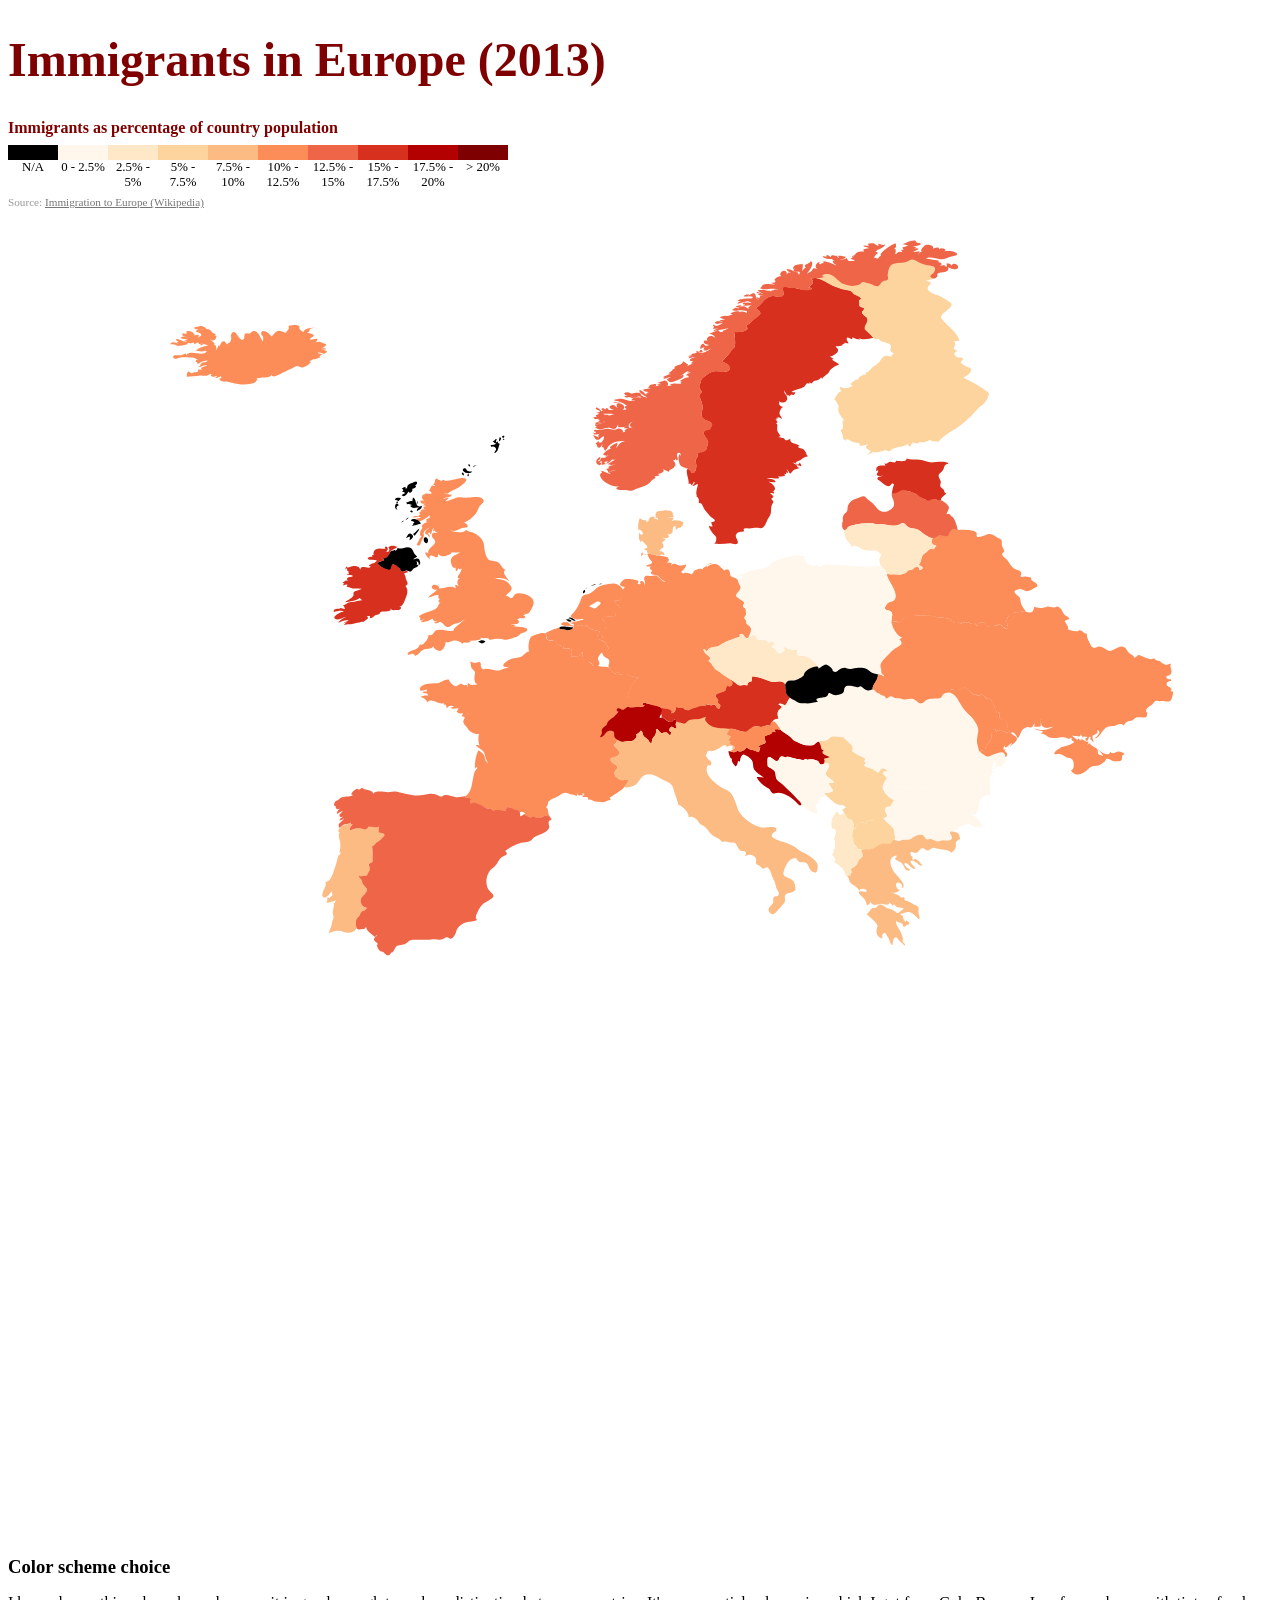
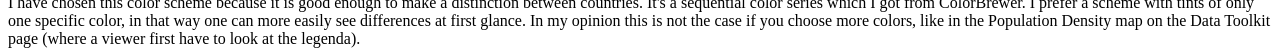
<file: week-2/SVG2/svg2.html>
<!DOCTYPE html>
<html>
  <head>
    <h1> Immigrants in Europe (2013)</h1>
      <div class='my-legend'>
        <div class='legend-title' style="font-size: 12pt; color: #7F0000; font-family:  Times">Immigrants as percentage of country population</div>
          <div class='legend-scale'>
            <ul class='legend-labels'>
              <li><span style='background:#000000;'></span>N/A</li>
              <li><span style='background:#FFF7EC;'></span>0 - 2.5%</li>
              <li><span style='background:#FEE8C8;'></span>2.5% - 5%</li>
              <li><span style='background:#FDD49E;'></span>5% - 7.5%</li>
              <li><span style='background:#FDBB84;'></span>7.5% - 10%</li>
              <li><span style='background:#FC8D59;'></span>10% - 12.5%</li>
              <li><span style='background:#EF6548;'></span>12.5% - 15%</li>
              <li><span style='background:#D7301F;'></span>15% - 17.5%</li>
              <li><span style='background:#B30000;'></span>17.5% - 20%</li>
              <li><span style='background:#7F0000;'></span>> 20%</li>
            </ul>
          </div>
       <div class='legend-source'>Source: <a href="https://en.wikipedia.org/wiki/Immigration_to_Europe">Immigration to Europe (Wikipedia)</a></div>
      </div>
<style type='text/css'>
  .my-legend .legend-title {
    text-align: left;
    margin-bottom: 8px;
    font-weight: bold;
    font-size: 90%;
    }
  .my-legend .legend-scale ul {
    margin: 0;
    padding: 0;
    float: left;
    list-style: none;
    }
  .my-legend .legend-scale ul li {
    display: block;
    float: left;
    width: 50px;
    margin-bottom: 6px;
    text-align: center;
    font-size: 80%;
    list-style: none;
    }
  .my-legend ul.legend-labels li span {
    display: block;
    float: left;
    height: 15px;
    width: 50px;
    }
  .my-legend .legend-source {
    font-size: 70%;
    color: #999;
    clear: both;
    }
  .my-legend a {
    color: #777;
    }
</style>
    <title>SVG Map</title>
    <link rel="stylesheet" type="text/css" href="svg2.css"/>

    <!-- Write your functions in main.js -->
    <script src="main2.js"></script>
  </head>
  <body>
    <script id="data" type="application/json">
    [
  ["al",3.1  ],
  ["Andorra",56.9  ],
  ["Armenia",10.6  ],
  ["at",15.7  ],
  ["Azerbaijan",3.4  ],
  ["by",11.6  ],
  ["be",10.4  ],
  ["ba",0.6  ],
  ["bg",1.2  ],
  ["hr",17.6  ],
  ["Cyprus",18.2  ],
  ["cz",4  ],
  ["dk",9.9  ],
  ["ee",16.4  ],
  ["fi",5.4  ],
  ["fr",11.6  ],
  ["Georgia",4.4  ],
  ["de",11.9  ],
  ["Gibraltar",33  ],
  ["gr",8.9  ],
  ["hu",0  ],
  ["is",10.7  ],
  ["ie",15.9  ],
  ["Isle of Man",52  ],
  ["it",9.4  ],
  ["lv",13.8  ],
  ["Liechtenstein",33.1  ],
  ["lt",4.9  ],
  ["Luxembourg",43.3  ],
  ["md",11.2  ],
  ["Monaco",64.2  ],
  ["nl",11.7  ],
  ["no",13.8  ],
  ["pl",0.9  ],
  ["pt",8.4  ],
  ["mk",6.6  ],
  ["ro",0.9  ],
  ["Russia",7.7  ],
  ["San Marino",15.4  ],
  ["rs",5.6  ],
  ["si",11.3  ],
  ["es",13.8  ],
  ["se",15.9  ],
  ["ch",28.9  ],
  ["Turkey",2.5  ],
  ["ua",11.4  ],
  ["path2656",12.4  ],
  ["Vatican City",100  ]
]
    </script>
      	<svg xmlns="http://www.w3.org/2000/svg" height="1328.4" id="svg2985" version="1.1" viewBox="1400 150 400 530" width="2589.63">
      <title>SVG Map</title>
      <defs id="defs2987"/>
      <g id="fra">
        <title>France</title>
          <path class="landxx fr frx eu" d="M 1247.9563,345.09353 C 1248.8483,344.67153 1249.9183,344.40753 1250.9063,344.58953 1251.2503,343.07553 1249.2373,344.11653 1248.8163,343.07753 1249.7423,342.77053 1250.8213,342.88353 1251.7763,342.93253 1251.0263,342.80353 1250.0103,343.07053 1250.5463,342.14053 1249.9683,342.10953 1248.0023,343.21953 1247.7643,342.24853 1247.4403,340.92353 1249.4573,340.12353 1250.4183,339.93353 1251.7103,339.67753 1252.9283,339.57353 1254.2383,339.60953 1256.0933,339.66053 1257.2803,337.85953 1259.3353,338.10853 1259.1023,338.77353 1261.5713,341.09553 1262.2613,340.81653 1262.7253,340.59053 1263.1723,340.33253 1263.6013,340.04453 1264.5383,339.52353 1264.4763,340.19653 1265.2593,340.34653 1266.0333,340.49453 1266.6253,339.88453 1266.6763,341.13353 1267.1823,340.78653 1266.4383,340.37153 1266.8543,339.80653 1267.2793,339.22953 1267.4953,340.10553 1267.8683,340.20353 1268.7543,340.43553 1269.8883,340.19953 1270.7763,340.05353 1268.8903,339.50053 1269.5823,336.83453 1269.7363,335.44553 1269.8113,334.76953 1268.7883,334.09153 1268.4413,333.61953 1267.8433,332.80653 1268.3953,331.57053 1267.5363,330.90853 1268.1903,331.02253 1268.7863,331.34253 1269.4353,331.47753 1270.1453,331.62553 1271.0223,330.92853 1271.6453,331.24253 1272.6163,331.73053 1271.4053,333.19653 1272.7503,333.96653 1273.1383,334.18853 1273.8353,333.79353 1274.2353,333.78953 1275.4053,333.77853 1276.5303,334.17453 1277.6673,334.39053 1278.7783,334.60153 1279.7453,334.56953 1280.7413,334.00053 1281.6443,333.48553 1282.8513,333.50453 1283.6653,332.92553 1283.0193,333.18153 1281.9213,333.31153 1281.2923,332.95153 1280.0173,332.22053 1282.9563,330.42253 1283.4443,330.20353 1284.9943,329.50953 1286.7483,329.59253 1288.3213,328.96253 1289.2343,328.59753 1290.4503,326.50953 1291.5843,327.09353 1290.5913,326.45453 1291.1983,322.02953 1292.0223,321.20053 1292.8333,320.38653 1296.9643,318.91453 1298.0263,319.80953 1298.5673,320.26553 1297.5066,322.01981 1299.0912,322.41093 1300.7239,322.81393 1300.3433,322.44623 1301.4983,322.79423 1302.5753,323.11923 1302.2375,323.9499 1303.0715,324.3539 1304.1595,324.8809 1305.2593,324.2555 1305.1233,325.93953 1305.7713,325.52053 1306.8953,325.61753 1307.5843,325.85453 1308.8783,326.29853 1308.3323,327.89353 1308.0723,328.81953 1308.9373,328.96453 1309.9183,329.23353 1310.7793,328.88953 1311.6313,328.54853 1311.8263,327.57553 1312.6823,327.23553 1312.7563,327.77153 1312.5323,330.16853 1313.2583,330.19453 1314.3293,330.23253 1316.4853,331.64553 1316.8183,332.67253 1316.7223,332.37653 1320.8893,333.05053 1321.1033,333.06853 1322.1163,333.15553 1322.8723,332.94653 1323.6753,333.78353 1324.3073,334.44353 1324.7523,335.48053 1325.7133,335.73153 1325.9193,335.63353 1326.0843,335.48753 1326.2083,335.29353 1326.5183,334.97253 1326.6743,335.39853 1327.0033,335.44353 1327.1873,335.51353 1327.2363,335.63953 1327.1503,335.82053 1327.0933,336.21253 1328.0113,335.99853 1328.1633,336.01153 1329.1863,336.10453 1329.7743,335.47353 1330.7213,336.19453 1331.7293,336.96253 1333.8123,337.10453 1335.0733,337.31553 1333.5263,338.68053 1332.0983,340.17853 1331.5983,342.20653 1331.3553,343.19253 1330.7683,344.09853 1330.6133,345.09253 1330.5113,345.74253 1330.7323,346.00653 1330.4713,346.84153 1330.1573,347.85053 1330.9253,348.69153 1330.2463,349.31753 1329.6743,349.84553 1329.2323,350.35453 1328.3723,350.27753 1327.6513,350.21353 1327.5903,349.14653 1326.7223,349.62953 1326.0953,349.97853 1326.0353,351.09253 1327.0823,350.92553 1326.2953,351.75153 1325.6003,352.73253 1324.7023,353.44553 1324.1523,353.80353 1323.6143,354.17953 1323.0883,354.57353 1322.6553,354.96353 1322.6973,355.72753 1322.3323,356.18153 1321.7093,356.95553 1320.5023,357.31953 1320.3123,358.41353 1320.4523,358.78653 1320.5483,359.17053 1320.6023,359.56453 1320.4533,360.27353 1319.7943,360.52653 1319.5223,361.14853 1320.7103,360.99953 1321.1463,360.59353 1321.4613,359.45753 1321.7723,358.33953 1323.8323,358.42553 1324.6653,358.66053 1325.6653,358.94353 1324.9863,360.58753 1325.7143,361.38853 1326.9783,362.78053 1326.2003,363.30253 1325.0623,364.24553 1325.6653,365.10253 1327.9443,366.69053 1327.3153,367.94653 1326.8933,368.78953 1323.7483,369.94653 1323.7563,370.09053 1323.8123,371.08453 1325.7303,371.93153 1326.3923,372.49853 1327.3473,373.31853 1325.0603,374.77953 1325.3913,375.86353 1325.7923,377.17953 1328.3083,378.67153 1329.6393,378.13853 1331.3113,377.46953 1331.0613,378.44253 1330.4293,379.55553 1328.9063,382.23653 1325.9973,383.58853 1323.4023,385.34153 1323.5663,385.58553 1323.7363,385.82553 1323.9123,386.06153 1322.9433,386.20053 1322.1323,386.69853 1321.2243,387.01653 1320.2473,387.35953 1319.6233,386.81953 1318.7013,386.89253 1317.3023,387.00253 1316.4443,385.83653 1314.7713,385.98953 1315.4423,384.25853 1312.5743,385.58553 1312.5423,384.57953 1312.7243,384.26753 1313.0103,384.18553 1313.4003,384.33353 1313.3703,383.76653 1313.0303,383.44653 1312.4603,383.46953 1312.9383,384.20353 1312.5263,384.31153 1311.8663,384.34453 1310.7833,384.39853 1310.6663,384.33453 1310.3703,383.03753 1310.7613,385.62053 1310.1013,383.97353 1308.4303,383.97353 1307.4643,383.97353 1306.6743,383.36353 1305.7313,383.31753 1304.5753,383.26053 1303.3083,384.56653 1302.2813,385.03653 1301.4813,385.40353 1298.6623,386.44753 1298.8393,387.53653 1298.8203,387.89353 1298.7143,388.22553 1298.5183,388.53253 1298.0693,388.93253 1298.1073,389.28853 1298.6333,389.60053 1299.0293,390.85253 1298.7703,391.47953 1299.4993,392.68653 1298.8123,392.88353 1298.2133,392.53753 1297.5333,392.57853 1296.8273,392.62153 1296.4693,393.18353 1295.8393,393.35553 1294.3183,393.77053 1293.3913,392.19553 1291.9343,393.25653 1291.8323,393.33053 1289.8063,392.38453 1289.5883,392.22153 1289.0223,391.79853 1290.3173,391.85253 1289.4053,391.24353 1288.8773,390.89053 1287.9263,390.73553 1287.4783,391.31753 1287.2703,390.02853 1285.8433,390.56753 1285.0673,389.95553 1283.9973,389.11053 1281.8083,388.56853 1282.1483,390.59853 1280.9513,390.42553 1279.6003,390.12353 1278.3933,390.34553 1277.7223,390.46853 1277.2743,390.65853 1276.7013,390.14253 1275.6843,389.22853 1275.7613,389.60453 1274.7283,389.59053 1273.7043,389.57653 1268.7553,386.33053 1268.2483,387.64653 1267.3133,387.26053 1267.9773,386.58053 1268.0363,385.92553 1268.1063,385.14653 1265.8413,385.50153 1265.3683,384.91053 1268.2283,383.85153 1268.4703,379.88753 1268.9913,377.30953 1269.1963,376.29753 1269.3813,374.70253 1270.2223,373.98053 1271.4463,372.92853 1269.8043,372.78053 1269.6883,373.96653 1269.5183,371.53053 1270.0083,368.54553 1271.0583,366.33453 1272.0693,366.90353 1273.0753,367.57853 1273.5083,368.71053 1273.6063,369.21453 1273.7023,369.71853 1273.7983,370.22253 1274.0323,370.86353 1274.6733,370.95153 1274.6583,371.73453 1274.9483,370.72753 1273.9263,369.95253 1273.8333,368.99853 1273.6893,367.53253 1273.1743,366.53953 1271.8743,365.82653 1271.3293,365.52853 1270.7213,365.12153 1270.2673,364.68453 1269.5283,363.97253 1271.4573,364.32753 1271.8493,364.67953 1270.9413,364.23853 1270.8923,360.38553 1271.4193,359.63953 1270.2263,360.47453 1267.4193,358.83153 1266.8663,357.72453 1266.3773,356.74553 1265.2743,356.23653 1265.0533,355.09353 1264.8503,354.05053 1266.7633,352.90853 1264.3603,352.80053 1264.6433,352.46753 1264.6983,351.86253 1265.0633,351.60853 1265.9773,350.97053 1266.8193,352.04353 1267.6803,352.15253 1266.1523,351.14353 1265.5453,351.47853 1263.9513,351.68653 1263.1483,351.79153 1261.5923,350.60653 1263.0713,350.42453 1262.6583,350.01753 1262.8253,349.75353 1263.5713,349.63253 1262.4363,349.35053 1260.8233,350.27453 1259.9013,349.27253 1260.4093,349.26553 1260.8893,349.14553 1261.3413,348.91253 1260.4373,348.30853 1258.7713,348.55353 1258.5313,349.77653 1258.4983,348.97653 1257.6113,348.22853 1258.4613,347.54553 1258.1123,348.42153 1256.5413,348.36453 1257.5213,347.25753 1255.5273,348.98753 1252.8533,345.04853 1250.8313,347.18553 1250.0233,346.06853 1249.3483,345.38253 1247.9563,345.09353" id="fr"/>
        </g>
        
      <path class="landxx by" d="M 1433.1368,309.64261 C 1433.6053,308.40487 1434.2651,307.23347 1435.7213,306.96855 1437.1513,306.70839 1437.5793,305.61555 1437.4223,304.28655 1437.0533,301.16755 1434.3533,298.99255 1433.8563,295.91755 1435.4893,296.33455 1437.5963,296.03555 1439.3013,296.23055 1439.8183,296.28955 1440.5933,295.89355 1441.0933,295.76855 1442.1003,295.51655 1441.8443,295.05455 1442.5693,294.44255 1443.0163,294.06455 1443.5743,294.42655 1444.0503,294.19755 1444.4223,294.01955 1444.6023,293.60255 1444.9963,293.41955 1445.7503,293.06955 1447.3013,292.96855 1446.8153,294.26155 1447.2373,294.39855 1447.9083,294.35355 1448.1773,293.93455 1448.7573,293.03455 1447.1413,292.72655 1446.6753,292.53455 1448.3173,290.75055 1447.0363,288.84755 1449.3353,287.63855 1450.4033,287.07655 1450.5163,285.92955 1451.9313,286.05555 1453.4693,286.19255 1452.7173,285.39755 1453.8753,284.82955 1452.2673,284.40155 1450.6289,283.70242 1452.2909,281.78142 1453.3519,280.55542 1455.6833,280.19455 1457.1613,280.63855 1458.9433,281.17355 1458.9953,278.76755 1460.6293,278.16755 1461.4953,277.84855 1462.8229,278.75542 1463.2619,278.40442 1464.8843,278.25908 1469.4212,278.46832 1469.7944,279.59402 1470.1704,279.93802 1469.5613,280.67855 1469.9903,281.09655 1470.5663,281.65955 1472.5753,280.88152 1473.1843,280.58952 1475.3233,279.56252 1476.15,280.14005 1478.0696,281.49877 1478.5907,281.86757 1479.9677,282.01478 1479.9253,283.11355 1479.8743,284.43688 1479.8623,284.72249 1480.5133,285.91655 1480.9423,286.70355 1481.1514,286.96817 1480.3651,287.53611 1479.2975,288.30729 1481.0306,289.44205 1481.6703,290.05955 1483.0433,291.38499 1483.4863,293.49854 1485.6503,294.24755 1486.2728,294.46301 1487.2924,294.66276 1487.5674,295.36555 1487.9224,296.27267 1486.879,297.17394 1487.7901,297.17489 1488.1631,297.12289 1488.6593,297.13959 1489.0103,296.99955 1489.5073,296.89755 1490.0938,297.20667 1490.5922,297.26942 1492.2644,297.47996 1491.2361,297.85977 1491.9156,298.63358 1492.2696,299.03663 1493.3034,299.29155 1493.7774,299.92561 1494.7611,301.24147 1493.217,301.35371 1492.773,301.64771 1491.977,302.17371 1491.7303,302.52055 1490.5003,302.82055 1488.9673,303.19355 1488.0964,301.81633 1486.7551,302.0964 1483.4196,302.7929 1485.5375,304.08451 1486.7071,304.97055 1487.4513,305.53432 1487.2973,306.69955 1487.4963,307.51055 1487.8223,308.83955 1488.8237,309.94102 1489.5407,311.08802 1487.9241,311.09502 1488.5962,310.68452 1485.7528,311.58406 1484.5722,310.90192 1482.5897,312.09447 1481.9514,314.15721 1481.6693,315.06905 1482.2177,315.74926 1482.3637,317.1783 1482.5276,318.78271 1480.5286,317.40177 1480.1243,316.91271 1478.9522,315.49516 1477.745,317.15056 1476.3163,316.34168 1473.0119,318.14677 1473.904,315.86742 1472.363,315.3768 1471.445,314.8958 1469.9413,315.80955 1470.0753,316.87155 1469.5263,316.62355 1469.5033,315.78755 1468.9953,315.57655 1468.4683,315.35655 1467.8023,315.97255 1467.3493,315.64155 1466.7113,315.17655 1466.0663,315.21355 1465.3293,315.29655 1464.3313,315.40855 1463.8663,314.73355 1463.7343,315.93455 1463.1133,315.77655 1462.6631,315.20922 1462.0233,315.14255 1461.3043,315.06765 1460.4951,315.70266 1459.9186,314.90708 1458.694,313.21694 1456.8468,313.89098 1455.1223,313.53086 1453.358,313.16243 1451.3143,312.2891 1449.5213,312.60955 1447.1273,312.69475 1445.201,312.80854 1443.1783,312.83855 1441.0113,312.83855 1441.0905,313.76968 1439.6125,314.96368 1438.8305,315.59568 1438.1169,315.08613 1437.2813,314.92358 1436.1558,314.7046 1436.363,315.38411 1436.1158,316.03036 1435.3545,317.17675 1436.1858,312.65017 1436.1948,312.32458 1436.2558,309.86024 1433.4998,311.27679 1433.1824,309.62011" id="by">
        <title>Belarus</title>
      </path>

      <g id="rsa">
        <title>Serbia</title>
        <path class="landxx rs rs-" d="M 1412.8746,360.84017 C 1411.7114,360.34722 1410.6808,362.11391 1410.2792,362.27648 1409.5738,362.56202 1408.3524,362.35008 1406.9026,362.83083 1407.3106,363.83883 1407.612,364.42267 1407.8349,365.47666 1407.975,366.14167 1408.1821,366.33361 1408.8681,366.3586 1406.8981,367.72762 1410.5743,368.56683 1411.1863,369.18082 1411.0963,369.09082 1409.1947,369.60897 1408.9437,369.70998 1409.5489,370.91265 1408.9057,371.52858 1408.7256,371.87704 1409.6349,371.52323 1410.4457,371.288 1410.6571,371.75105 1411.153,372.837 1411.2614,372.75365 1409.5988,375.27882 1409.0517,376.10984 1410.8168,377.34756 1412.3202,378.40341 1413.9493,379.91587 1411.1638,379.19038 1410.7327,379.53734 1410.4742,379.60204 1413.0235,382.41022 1412.488,382.66579 1411.08,383.33777 1409.6068,383.46907 1408.5708,383.49462 1409.0653,383.41872 1410.3249,384.94891 1412.2029,386.45217 1412.8002,386.93028 1412.9355,387.43002 1414.2833,387.88581 1415.3514,388.52213 1417.2831,387.91561 1417.6016,389.16445 1417.7384,389.25245 1416.1222,390.05601 1416.2218,390.09641 1416.3622,390.15331 1417.1972,391.52616 1416.903,391.67409 1418.8262,392.29515 1416.5214,393.47922 1419.8975,394.12153 1420.9174,394.31558 1420.887,398.86636 1420.9969,397.76398 1422.455,396.53254 1422.3439,394.30358 1425.7272,395.52482 1425.7632,394.43702 1426.8991,394.61812 1427.5034,394.1941 1428.1896,394.89444 1428.9481,393.47633 1430.0095,393.79959 1430.6713,394.00115 1435.14,393.51762 1434.016,391.85932 1433.3687,390.90438 1433.2064,389.78213 1433.764,389.18829 1434.3018,388.61551 1434.9767,389.24329 1435.5783,388.48275 1436.1688,387.73631 1436.6426,387.00309 1436.9642,386.24009 1435.9732,385.9261 1434.6994,384.63285 1433.9404,383.92185 1431.4994,381.63385 1432.7176,379.78626 1434.0916,377.49627 1433.7786,377.20927 1432.0779,375.48204 1432.7309,375.05203 1433.2779,374.69305 1433.9882,374.91986 1434.5452,374.64886 1433.9962,373.97685 1432.561,373.07171 1431.723,373.74172 1431.458,373.95472 1430.6877,375.26662 1430.4126,375.25362 1430.0366,375.23562 1429.3207,374.21708 1428.9007,374.0441 1427.9207,373.64009 1426.8219,373.32158 1425.8769,372.83458 1425.1763,372.47379 1425.6049,372.60119 1424.8869,372.34367 1425.7936,371.85719 1426.1702,371.07387 1424.9189,370.91951 1426.3219,369.60052 1425.184,369.32759 1424.001,368.89058 1422.786,368.44257 1421.2352,367.3468 1420.1822,366.63579 1421.4971,364.02678 1418.6876,364.01121 1418.3174,362.20088 1417.9869,360.5842 1414.5874,360.55592 1412.8746,360.84017 z" id="rs"/>
      </g>
     
      <path class="landxx ch" d="M 1319.5263,361.14955 C 1319.7503,360.71455 1319.9933,360.29255 1320.2553,359.88055 1320.5913,359.23355 1320.0754,358.71442 1320.3063,358.10637 1320.6512,357.19711 1322.2119,356.48975 1322.2653,356.20037 1322.4809,355.03381 1323.0602,354.2935 1324.7189,353.3465 1325.6145,352.83511 1326.1857,351.77382 1327.051,350.92655 1325.4385,351.12047 1326.4126,348.59372 1327.7386,349.79255 1329.1655,351.08269 1329.8046,348.96155 1331.1856,348.76655 1330.4656,349.60755 1334.1076,348.96155 1334.7766,348.99655 1336.0756,349.06355 1337.1031,349.10637 1337.3841,348.28037 1336.3901,348.65137 1336.1896,347.72466 1337.0909,347.41473 1337.4567,347.28894 1337.826,347.42473 1338.3911,347.64664 1339.336,348.0181 1340.5408,348.04137 1340.7322,348.11328 1341.8453,348.53126 1343.2346,348.68755 1344.1376,349.47955 1345.3256,350.52055 1343.5606,352.21655 1343.3556,353.37455 1345.6526,353.08555 1345.8406,354.74855 1347.7156,355.11255 1348.5256,355.26955 1348.8466,353.73855 1349.7316,353.98955 1350.7666,354.28255 1349.8816,355.44355 1349.7926,355.97655 1349.7236,356.39055 1350.6326,357.68455 1349.7076,357.70955 1349.0436,357.72755 1348.5256,356.53455 1347.8966,357.09055 1347.6696,357.29055 1346.8906,358.46655 1347.4336,358.71655 1348.3946,359.15755 1347.8256,359.49255 1347.6756,360.42955 1346.7386,360.05355 1346.6996,359.04155 1345.5156,359.27755 1344.3596,359.50755 1344.2326,359.75255 1343.2856,358.84555 1343.1926,358.75655 1342.1626,357.00355 1342.0246,358.43655 1341.8976,359.75055 1341.9226,360.07055 1340.9716,361.06355 1339.7606,362.32955 1340.8496,365.29755 1338.9136,362.46355 1338.4816,361.83255 1337.9716,361.52355 1337.3756,361.07755 1336.4646,360.39755 1336.8276,359.10555 1335.9356,358.48455 1335.4246,359.12655 1334.8216,359.77555 1333.9956,359.99755 1334.8986,361.04455 1332.9196,362.88655 1331.8056,362.78355 1329.7056,362.58955 1327.9706,363.91955 1326.3666,362.22955 1325.8016,361.63355 1325.0166,361.00755 1325.2116,360.06955 1325.4846,358.75855 1324.4485,358.44362 1323.3275,358.55719 1321.447,358.74772 1321.7671,361.09335 1319.5266,361.14955" id="ch">
        <title>Switzerland</title>
      </path>
      
      <path class="landxx mk" d="M 1420.0363,400.24555 C 1420.9343,400.11355 1420.3383,399.38355 1420.3283,398.84555 1420.3143,398.09855 1421.6313,397.72455 1421.8123,396.80855 1421.9703,396.00955 1422.6433,395.61855 1423.3123,395.29655 1424.7933,394.58655 1424.5243,395.52155 1425.8663,395.56555 1425.5813,394.48155 1426.3513,394.88555 1426.8763,394.34155 1427.1843,394.18655 1427.4913,394.19155 1427.8013,394.35755 1428.5383,394.57055 1428.6113,393.87455 1429.2463,393.76555 1429.9653,393.64255 1431.4583,393.92955 1432.0393,393.49055 1432.7703,392.93755 1433.5493,394.56655 1434.0073,394.98955 1435.7133,396.56455 1437.2024,397.03166 1437.1926,399.80399 1437.1926,400.38199 1437.5822,401.34009 1437.2496,401.99655 1437.0591,402.37225 1436.3561,401.95175 1436.4196,402.57841 1436.5086,403.45487 1434.8291,404.06151 1433.8242,403.76115 1432.6966,403.42411 1431.5636,403.70955 1430.5956,404.41455 1428.6746,405.81155 1427.1526,405.81855 1424.7986,406.19655 1423.5326,406.39955 1424.0736,405.52955 1423.0066,405.80255 1421.6966,406.13855 1422.3376,405.00055 1421.6476,404.46255 1420.2586,403.38055 1420.5876,401.78555 1420.0366,400.24555" id="mk">
        <title>Macedonia, the Former Yugoslav Republic of</title>
      </path>
      
      <g class="landxx coastxx it eu" id="ita" transform="translate(-29.9017,-45.0745)">
        <title>Italy</title>
        <path class="landxx it eu" d="M 1353.5711,414.65164 C 1354.5811,413.57664 1357.2431,414.48464 1357.1191,412.24764 1357.0691,411.34564 1356.411,410.95 1355.838,410.332 1355.527,410.013 1355.1701,409.64432 1354.9011,409.28932 1355.7468,408.80713 1356.603,407.74092 1356.0773,407.16239 1356.9793,407.40239 1357.971,408.279 1358.939,407.942 1360.155,407.518 1360.7132,407.72227 1361.8742,407.80927 1362.6372,407.86627 1363.5707,406.94036 1363.9157,406.34836 1364.1957,405.89436 1364.237,405.492 1363.8967,405.072 1364.7227,404.85 1365.3257,404.201 1365.8367,403.559 1366.7325,404.11066 1366.3768,404.83194 1366.8662,405.61418 1367.3328,406.35991 1368.0418,406.55999 1368.6823,407.17827 1368.9304,407.41769 1368.9869,408.13197 1369.9251,408.70955 1370.2274,408.89569 1370.1019,406.85659 1370.7661,406.23418 1371.5218,405.52595 1371.7656,405.06534 1371.8636,403.91627 1372.0307,401.95811 1372.6773,403.34771 1373.1144,403.81209 1373.8453,404.58865 1374.1084,404.70505 1375.0379,404.38736 1376.5408,403.87369 1376.5351,404.97701 1377.5757,405.503 1377.6817,404.844 1378.1897,404.178 1377.3507,403.796 1376.5997,403.454 1377.5957,402.10809 1378.0757,402.01209 1378.5507,401.91709 1379.0739,402.61727 1379.5149,402.73827 1380.4859,403.00527 1379.5849,401.41782 1379.6818,401.09736 1379.8706,400.47606 1379.9569,400.27088 1380.0607,399.98291 1380.6907,400.04571 1382.2715,400.52909 1382.6345,400.71509 1383.5875,401.20409 1384.2377,399.946 1384.7957,399.444 1385.5407,398.775 1386.7127,398.965 1387.6167,399.018 1389.0827,399.105 1390.4877,398.006 1391.9067,398.302 1390.3347,399.245 1393.5278,401.70153 1394.4128,401.98253 1397.0748,402.82653 1398.9418,401.97353 1401.5998,402.74652 1401.4888,403.75352 1400.4049,404.4439 1399.8967,405.071 1400.4927,405.408 1401.0887,405.784 1401.7667,405.935 1401.1907,406.611 1400.309,407.586 1401.5567,407.951 1400.8169,408.91389 1402.0236,409.27455 1402.4222,409.35427 1403.3675,409.5433 1403.6365,411.11004 1402.1967,410.831 1403.2037,408.754 1400.4827,409.92 1399.9667,410.111 1399.7487,408.678 1398.0087,409.983 1397.5027,410.301 1396.9477,410.65 1396.3677,410.973 1395.7827,411.267 1395.3947,411.462 1392.1017,412.526 1394.1367,411.477 1393.5907,411.59 1392.8617,411.516 1392.4067,411.91 1392.0847,412.189 1392.2367,413.34 1391.6167,413.206 1391.6067,413.539 1392.8387,415.25 1392.9577,415.283 1394.7847,415.785 1393.6287,418.438 1392.5567,417.238 1390.4697,420.924 1395.1547,424.426 1397.6797,426.037 1398.9157,426.826 1400.9167,427.381 1401.7837,428.618 1403.0477,430.419 1403.7157,432.788 1404.4567,434.843 1405.4077,437.481 1408.8737,440.18 1411.3417,441.314 1413.1687,442.154 1414.1417,442.413 1416.1737,442.141 1416.9327,442.04 1420.2827,441.547 1419.8677,443.286 1419.6697,444.116 1417.2957,444.888 1418.1647,445.903 1419.1027,446.998 1421.5867,447.621 1422.8597,448.075 1424.8897,448.8 1426.7157,449.517 1428.4147,450.871 1430.1477,452.252 1432.2757,452.662 1433.9667,454.187 1435.1037,455.212 1436.6187,456.286 1436.3347,457.994 1436.2697,458.382 1436.1887,460.128 1435.6057,460.186 1434.8117,460.265 1433.8297,459.793 1433.4087,459.103 1432.4897,457.597 1432.5507,455.853 1430.2757,456.082 1428.4487,456.266 1428.0807,455.073 1427.8257,454.39 1425.8977,454.715 1425.4747,454.696 1424.2597,456.488 1423.5077,457.599 1422.9607,458.993 1422.6857,460.308 1422.3707,461.815 1424.2917,462.182 1425.3317,462.66 1427.0017,463.427 1427.3037,464.62 1427.4677,466.308 1427.7437,469.158 1422.8137,467.109 1423.2757,470.55 1423.5017,472.233 1423.0467,472.365 1421.9727,473.508 1421.0647,474.476 1420.3607,475.67 1419.2767,476.464 1418.2577,477.211 1417.3967,476.791 1416.8857,475.702 1416.1087,474.044 1418.5157,473.275 1418.6377,471.767 1418.6787,471.255 1418.4297,470.638 1418.7837,470.181 1419.3737,469.417 1420.5317,469.988 1420.8467,469.005 1421.1207,468.149 1420.0447,467.178 1419.8337,466.396 1419.5057,465.181 1419.4007,464.113 1418.7447,463.003 1417.9587,461.673 1417.8417,459.68 1416.7967,458.556 1416.1737,457.887 1415.7397,458.046 1415.1507,458.535 1414.4477,459.12 1413.7247,457.932 1413.2637,457.562 1412.7417,457.144 1411.8927,457.254 1411.7317,456.413 1411.5997,455.72 1412.0537,455.513 1411.6857,454.661 1410.8907,452.822 1408.8217,452.779 1407.3077,453.741 1408.0847,452.562 1407.8377,451.456 1406.2377,451.617 1405.0457,451.736 1404.3717,449.977 1403.9407,449.155 1403.1757,447.694 1402.2697,448.544 1401.0207,448.176 1400.3537,447.98 1399.7317,447.666 1399.0147,447.837 1397.5127,448.194 1398.4757,447.996 1397.4407,447.151 1396.4137,446.314 1395.1157,446.084 1394.0957,445.16 1392.9627,444.135 1392.2967,442.619 1391.0567,441.754 1389.9807,441.002 1389.5627,441.193 1388.8447,440.019 1388.0957,438.793 1386.1737,437.353 1384.7087,438.261 1385.5487,436.854 1382.1217,433.222 1380.8537,433.402 1381.0037,433.381 1378.9787,427.645 1378.9017,427.272 1378.2067,423.895 1375.9067,424.272 1373.4787,422.637 1370.9667,420.946 1367.7737,420.027 1365.6657,422.756 1364.9167,423.725 1364.2957,424.843 1363.1797,425.445 1362.7847,425.659 1359.1704,426.80528 1359.4169,425.87946 1359.5979,425.19963 1362.2977,422.20476 1359.0847,423.34181 1357.1633,424.02178 1353.5423,420.98964 1355.9242,419.02164 1356.7789,418.31541 1356.6248,417.73137 1355.6122,417.22064 1353.9418,416.37814 1353.4556,415.09597 1353.6777,415.008" id="it"/>
      </g>
      
      <path class="landxx at eu" d="M 1343.7863,351.57455 C 1344.4933,350.33655 1344.3483,350.68655 1344.0043,349.56855 1343.8853,349.18355 1349.4013,349.34655 1348.1063,351.57455 1349.6693,351.52855 1349.7113,350.06355 1350.0563,348.90855 1350.7213,349.50355 1352.2958,349.5101 1353.1298,349.4311 1352.4443,349.78018 1354.3232,350.37525 1354.5582,350.29764 1355.0477,350.53082 1355.7755,349.86042 1356.4563,349.62955 1357.8213,348.80555 1360.092,348.2051 1361.645,348.7121 1361.625,348.4431 1361.596,348.16128 1361.5228,347.90228 1362.2978,347.99828 1363.5506,348.64207 1364.3177,348.27764 1365.9214,347.51573 1365.738,349.29636 1366.7233,349.66891 1367.5316,349.97455 1367.8591,348.01904 1367.1633,347.92355 1366.2664,347.80045 1366.8132,346.77228 1366.7088,346.30928 1366.5681,345.68562 1366.0143,345.50655 1365.7573,344.95155 1365.1013,343.53355 1368.7543,343.04655 1369.4843,342.55255 1370.1163,342.12555 1369.6278,340.27228 1370.8028,340.71728 1372.3858,341.31728 1371.4659,339.67529 1371.8389,338.24329 1372.967,338.54121 1374.2928,340.33835 1375.5729,340.5051 1377.9087,339.91902 1378.1152,340.4786 1378.3473,340.5585 1378.3473,339.8625 1378.7384,339.18085 1379.4283,338.9575 1380.3272,338.6665 1380.2198,338.0375 1380.2873,336.8865 1381.7729,336.75613 1383.5635,337.4476 1384.9638,337.91286 1385.4399,337.66427 1387.721,339.4476 1389.4172,339.0435 1390.7459,338.72695 1393.3209,338.58892 1393.5197,340.16286 1393.5437,340.35459 1393.5507,341.10708 1393.7158,341.78211 1393.8971,342.52405 1393.7558,343.58697 1394.1441,344.13197 1394.6754,344.87742 1395.4171,345.00971 1395.3493,345.48728 1395.2813,345.96485 1394.4179,346.77775 1394.0603,347.71422 1393.3883,349.47422 1392.5628,347.23343 1390.9281,347.88959 1390.2162,348.17537 1393.5191,348.86124 1391.5602,349.85659 1390.0243,350.63705 1390.4283,352.6985 1390.8753,353.8775 1389.7749,353.64366 1386.9575,355.30293 1387.8553,356.7575 1386.2883,355.7665 1385.5563,356.9015 1384.0743,357.0365 1383.0073,357.1355 1382.2622,356.62838 1381.2598,356.83214 1380.4962,356.98738 1378.8494,358.58028 1378.2464,358.89428 1377.1164,359.48328 1374.2059,358.14091 1373.0803,357.97809 1370.1622,357.55597 1367.6085,357.91449 1364.6185,356.97846 1363.7095,356.69346 1360.2683,354.2715 1362.0063,353.2285 1361.0133,353.0215 1360.2053,353.7425 1359.2663,353.8765 1357.8923,354.0735 1356.7243,353.8895 1355.3473,354.2785 1354.5233,354.5105 1353.8673,355.9945 1353.0153,355.7465 1352.1553,355.4955 1351.3743,355.2995 1350.5073,355.0845 1349.7923,354.9065 1350.1736,354.07605 1349.7106,354.00005 1349.1526,353.90805 1348.7829,354.43548 1348.4539,354.84341 1347.8514,355.59048 1346.1183,354.5293 1345.6332,354.00904 1345.1074,353.44518 1344.3341,353.36114 1344.0381,353.35568 1344.3271,352.69668 1344.1603,352.0985 1343.7863,351.5745" id="at">
        <title>Austria</title>
      </path>

      <g class="landxx coastxx se eu" id="swe" transform="translate(-29.9017,-45.0745)">
        <title>Sweden</title>
        <path class="landxx se eu" d="M 1384.488,299.231 C 1385.551,299.046 1385.875,301.037 1386.635,300.832 1387.841,300.506 1388.161,297.751 1387.754,296.86 1387.029,295.272 1388.7105,294.91599 1388.468,293.564 1388.12,291.62392 1391.6099,292.90489 1392.066,290.89 1392.4014,289.40831 1392.8767,288.38106 1391.9007,287.04106 1391.3617,286.30106 1390.0061,284.45069 1391.5041,283.81469 1392.9981,283.18069 1393.4687,283.84689 1394.0117,281.80087 1394.3777,280.41787 1392.787,280.165 1391.863,279.82 1390.155,279.179 1389.6967,277.896 1390.1297,276.317 1390.6477,274.426 1390.3579,273.43393 1389.711,271.692 1389.4566,271.007 1389.0541,269.93344 1389.4399,269.24344 1389.7529,268.68377 1390.151,268.793 1389.96,268.235 1389.724,267.547 1389.187,267.14546 1389.07,266.381 1388.9286,265.4571 1389.7922,264.98191 1389.7558,264.275 1389.6888,262.97354 1391.8671,261.84068 1392.49,261.336 1394.3289,259.8461 1396.0553,260.05529 1397.966,260.329 1399.2397,260.51147 1401.4916,260.57272 1401.147,258.805 1400.8049,257.05026 1398.9366,256.87293 1398.168,256.319 1398.861,255.468 1399.644,254.697 1400.42,253.923 1401.13,253.215 1402.049,251.398 1402.861,250.959 1403.885,250.405 1403.206,245.364 1402.988,244.583 1404.562,244.643 1406.6455,244.5216 1408.018,243.653 1408.6745,243.23755 1408.045,242.62241 1407.966,242.15241 1407.88,241.63831 1408.8681,241.451 1409.1501,241.151 1410.4251,239.791 1411.7198,238.87919 1413.1428,237.71519 1414.3088,236.76219 1412.0721,235.382 1411.5571,234.935 1413.8701,233.875 1414.5181,231.66 1416.7471,230.615 1418.1761,229.945 1419.0671,230.12887 1420.5301,230.45787 1421.2691,230.62387 1422.9081,230.097 1422.8111,229.118 1422.7461,228.465 1422.163,227.5311 1422.4411,226.873 1422.7921,226.04227 1425.4145,227.0585 1426.0066,226.9435 1427.5101,226.65153 1431.9365,228.66545 1434.1681,227.15797 1433.6821,226.93897 1433.1781,226.77097 1432.6581,226.65397 1433.8901,225.89797 1435.5941,224.21497 1433.4481,223.34097 1436.7151,221.87597 1440.3641,225.12697 1443.1681,226.36497 1445.0831,227.21097 1447.4684,227.23073 1449.3621,228.08124 1449.9811,228.35924 1453.3011,230.36053 1453.6561,231.08497 1453.9612,231.70756 1453.0612,231.68641 1452.9206,232.05697 1452.8676,232.19712 1452.9826,232.38067 1453.0554,234.10187 1453.0734,234.53106 1453.8912,234.63592 1454.2662,234.73692 1455.7162,235.12892 1454.6768,235.78229 1454.1742,236.41629 1453.6212,237.11329 1455.3516,238.20044 1455.7746,238.53744 1456.7196,239.29244 1456.4435,240.77497 1455.6475,241.65697 1454.0155,243.46097 1458.0272,245.25291 1458.5412,246.98291 1456.9252,247.20291 1454.1315,248.07197 1452.7485,246.81097 1452.9765,247.03797 1453.1905,247.27797 1453.3885,247.53197 1452.2295,247.53197 1451.2845,247.28197 1450.2985,246.66797 1450.1065,248.63897 1448.3215,245.76797 1447.9235,247.16297 1447.7345,247.82597 1448.5355,248.49797 1448.6385,249.11597 1447.9065,249.09897 1447.2165,248.83397 1446.5585,248.53997 1446.8145,248.69697 1447.0785,248.84097 1447.3485,248.97197 1446.8325,249.32997 1446.2795,249.40197 1445.6885,249.18897 1448.0195,249.87697 1443.9105,250.20997 1443.4585,250.26897 1443.9395,251.08197 1445.1165,251.40097 1444.1085,252.71597 1443.7605,253.17097 1441.8265,254.52297 1441.2285,254.22797 1441.6335,254.68697 1442.1375,254.97497 1442.7385,255.09197 1440.6935,255.52297 1444.4275,256.81097 1444.8285,257.46797 1443.4185,258.14697 1441.4425,258.93297 1440.8775,260.54697 1440.5525,261.47397 1437.9975,262.54997 1438.1985,263.37197 1438.0455,263.09897 1437.8795,262.83497 1437.6985,262.57997 1437.3255,263.51497 1436.0415,263.82497 1435.1655,263.98297 1434.2405,264.14897 1433.9545,266.02897 1433.0875,264.37897 1433.3245,265.59297 1433.0525,264.93797 1432.2225,264.96697 1431.7525,264.98397 1431.3635,266.06897 1430.9425,266.36097 1429.4225,267.41597 1427.4795,267.28297 1425.8875,268.48397 1426.3885,268.54797 1426.8915,268.57297 1427.3975,268.55497 1427.4245,269.35897 1426.7605,269.89097 1426.0045,269.51297 1425.5915,269.30597 1425.3565,270.43997 1424.5975,270.06797 1426.4315,269.87897 1424.1805,269.70597 1423.8775,269.77997 1424.0475,268.96497 1423.0095,268.60997 1422.9375,267.83597 1422.6805,268.99097 1424.0085,269.65697 1424.1785,270.71097 1424.4415,272.33797 1422.2205,273.45097 1421.1375,272.15597 1420.5775,273.44397 1421.3065,274.37097 1422.6475,274.45997 1421.7725,274.57797 1421.3055,275.98197 1421.1375,276.69197 1420.8805,277.78097 1422.2925,278.33897 1421.9275,279.28397 1421.3515,278.69997 1420.5435,278.26397 1419.6975,278.49197 1422.4305,279.10897 1418.1535,278.89097 1420.4875,279.35597 1418.4755,279.16797 1419.8645,279.59397 1420.4175,279.78797 1418.3195,279.40897 1421.6455,280.66297 1419.6275,280.86797 1420.6625,281.22597 1420.0785,282.61197 1420.1455,283.37697 1420.2455,284.50397 1420.9535,285.13097 1421.4975,286.05197 1421.2385,286.18097 1420.9745,286.30097 1420.7075,286.41197 1421.0795,286.63097 1422.8185,286.73597 1422.9605,287.04897 1423.5725,288.39697 1424.4745,287.39997 1425.4575,287.20397 1424.9135,289.18497 1428.3515,288.90297 1429.1275,290.01197 1427.3075,290.37497 1429.7685,291.04897 1430.3525,291.16397 1430.7715,291.24697 1432.9845,294.15297 1431.2175,292.74797 1431.7165,293.16597 1432.1365,293.68297 1432.4375,294.25997 1431.3305,294.29597 1430.5015,294.90697 1429.6545,295.54497 1428.9025,296.11097 1426.7165,296.43997 1428.1175,296.92397 1427.5715,297.06997 1427.0915,296.94897 1426.6775,296.56397 1426.5575,297.44897 1429.3095,297.97597 1428.9875,296.63597 1429.4895,296.91197 1430.5215,298.58997 1429.0575,297.78797 1430.9575,298.44197 1428.2665,297.75797 1427.9075,297.64497 1428.0245,298.23697 1428.4655,298.67797 1429.0575,298.79497 1428.4595,299.11297 1427.7845,299.15997 1427.1575,299.39097 1426.2855,299.71197 1426.1875,300.58097 1425.4785,301.02297 1425.0035,301.31897 1424.6595,299.40297 1423.8775,299.44397 1424.3435,299.81497 1424.5335,300.29497 1424.4475,300.88297 1424.2075,300.71497 1423.9675,300.54697 1423.7275,300.37897 1423.9535,301.04497 1423.9535,301.53097 1423.0075,301.09997 1423.1355,301.33597 1423.2555,301.57597 1423.3675,301.81997 1422.4305,302.34097 1421.4445,302.28197 1420.4175,302.17897 1420.6665,302.35997 1420.9065,302.55197 1421.1375,302.75497 1419.5365,303.60497 1417.5195,302.07697 1416.0275,303.18797 1417.2355,302.88697 1418.9765,303.02197 1419.6275,304.26797 1418.6635,304.79897 1417.6795,304.32197 1416.6775,304.26797 1418.1995,304.79797 1420.8345,307.23897 1418.1875,308.22697 1418.8315,308.07797 1419.0635,308.41497 1418.9075,309.01997 1418.4065,308.74297 1417.8765,308.66997 1417.3175,308.80297 1417.6605,309.24397 1419.4595,310.25097 1418.2245,310.74497 1417.1285,311.18297 1419.1715,311.83097 1418.5435,312.65697 1417.1025,314.54897 1418.4415,316.52097 1416.8795,318.49397 1415.8735,319.76597 1415.3545,323.44797 1413.0445,322.75597 1411.6625,322.34197 1410.2165,322.98997 1408.8165,322.89997 1408.0445,322.85097 1406.0355,322.67997 1407.0975,323.99597 1405.7435,324.52597 1404.5565,323.70397 1403.7655,325.45897 1403.3135,326.46197 1404.4035,327.23897 1404.4995,328.19797 1404.6815,330.00097 1402.1965,328.80797 1401.4725,328.87297 1399.1725,329.07997 1397.3015,329.15897 1394.9975,329.03597 1395.7415,329.00697 1396.2605,326.71897 1395.5665,325.98597 1394.8005,325.17697 1392.9075,322.98397 1392.9875,321.83597 1395.4495,322.69797 1394.0245,321.83897 1393.8475,320.46797 1397.2045,319.91397 1393.9215,318.80197 1393.1025,317.65797 1392.3135,316.55597 1391.1835,315.65697 1390.6845,314.36897 1390.3645,313.54397 1390.0025,312.46197 1388.8775,312.83497 1388.9335,312.28397 1388.9815,311.71197 1388.8605,311.16497 1388.6505,310.21997 1387.0945,310.09097 1388.5175,309.59497 1387.1415,310.08697 1388.5275,305.80397 1388.5975,305.27597 1387.6775,305.08297 1387.2075,306.11397 1386.2875,305.99597 1386.6955,305.51097 1387.0785,305.00697 1387.4375,304.48397 1386.1015,304.34797 1387.1675,305.24897 1385.9275,305.63497 1385.8005,304.95897 1385.3165,304.80697 1384.7775,305.20297 1385.3515,303.84897 1383.2615,300.07597 1384.4885,299.23097" id="se"/>
      </g>

      <g class="landxx coastxx pt eu" id="port" transform="translate(-29.9017,-45.0745)">
        <title>Portugal</title>
        <path class="landxx pt eu" d="M 1240.127,464.76 C 1240.054,464.52 1239.981,464.281 1239.907,464.04 1242.228,463.864 1243.026,460.098 1243.694,458.386 1244.28,456.884 1244.607,455.221 1245.04,453.661 1245.158,453.239 1245.559,453.167 1245.815,452.874 1246.029,452.629 1246.049,451.034 1245.457,452.736 1245.718,450.893 1246.177,449.793 1245.781,447.932 1245.651,447.323 1244.718,444.123 1245.957,444.095 1244.157,444.643 1245.599,441.985 1246.561,441.575 1247.649,441.111 1249.181,441.051 1250.067,440.207 1249.962,440.808 1250.23,441.156 1250.857,441.071 1250.463,441.355 1249.096,443.177 1250.381,443.143 1251.434,443.115 1252.515,442.295 1253.558,442.468 1254.931,442.695 1255.446,443.239 1256.827,442.511 1257.276,441.037 1259.348,442.166 1260.577,442.043 1262.012,441.899 1261.204,442.935 1261.3,443.707 1261.362,444.207 1263.061,444.509 1263.442,444.856 1264.273,445.614 1259.05,449.746 1258.371,449.912 1258.955,449.769 1258.698,453.618 1258.707,453.901 1258.725,454.432 1258.962,455.41 1258.707,455.903 1258.369,456.557 1257.385,456.295 1257.173,457.137 1257.047,457.637 1258.834,459.664 1257.227,460.186 1256.618,460.384 1256.974,461.171 1256.469,461.468 1255.733,461.9 1253.866,461.736 1253.087,461.518 1253.353,462.1 1253.903,462.443 1254.352,462.861 1254.929,463.398 1254.396,463.987 1254.785,464.676 1255.186,465.387 1256.753,466.509 1256.484,467.349 1256.023,468.791 1254.439,469.516 1254.033,470.975 1253.677,472.257 1254.889,474.643 1256.477,474.119 1255.787,475.773 1254.663,475.364 1253.831,477.028 1253.42,477.85 1252.634,478.399 1252.251,479.242 1251.734,480.38 1252.878,481.502 1252.288,482.642 1251.4,484.355 1248.832,484.559 1247.327,483.946 1245.516,483.209 1243.106,483.13 1241.498,484.487 1241.27,483.748 1241.809,482.756 1242.108,482.116 1242.588,481.091 1242.518,479.78 1242.986,478.88 1243.541,477.817 1242.801,477.064 1242.862,476.003 1242.952,474.44 1243.907,473.379 1242.937,471.814 1243.459,473.462 1244.082,471.655 1243.947,471.023 1243.632,471.787 1241.242,472.031 1240.417,472.319 1240.829,471.623 1240.574,470.828 1240.777,470.087 1241.067,470.2 1241.353,470.32 1241.637,470.447 1241.697,469.893 1242.125,469.787 1242.516,469.536 1243.081,469.171 1242.436,468.202 1242.427,467.711 1241.915,468.386 1240.204,470.83 1239.14,470.028 1237.78,469.003 1240.122,466.056 1240.127,464.76" id="pt"/>
      </g>

      <g class="landxx coastxx de eu" id="dui" transform="translate(-29.9017,-45.0745)">
        <title>Germany</title>
        <path class="landxx de eu" d="M 1366.5765,332.3355 C 1365.9045,332.6125 1365.8348,333.57077 1365.9718,334.14978 1365.9718,333.75778 1366.3315,333.41727 1366.7781,333.24264 1366.4563,333.13649 1366.2923,332.82357 1366.5765,332.3355 z M 1367.4837,333.14185 C 1367.2681,333.14085 1367.0772,333.17705 1366.8789,333.24264 1367.2555,333.33454 1367.7879,333.27464 1368.0884,333.24264 1367.8913,333.15954 1367.6992,333.14324 1367.4837,333.14185 z M 1369.2312,333.03494 C 1368.6027,332.97024 1368.8234,333.17943 1368.1892,333.24264 1368.6052,333.45464 1369.06,334.75471 1369.298,335.15771 1369.509,335.51271 1370.4901,336.20362 1370.2051,336.66961 1369.7361,337.43661 1368.4208,337.01193 1367.8869,337.97993 1368.5929,338.27793 1369.2895,338.14693 1370.0035,337.97993 1368.4035,338.71593 1370.1297,339.22058 1370.4067,340.09659 1369.7297,340.06259 1369.4785,340.48872 1370.0035,341.00373 1370.5765,341.56473 1371.4132,341.39149 1372.1202,341.60849 1372.8712,341.83949 1373.2528,342.43959 1373.7329,343.01959 1374.3089,343.71459 1375.0797,343.79791 1375.7487,344.32991 1374.0127,344.14091 1373.552,342.69587 1372.221,341.91087 1371.348,341.39687 1370.3348,342.00387 1369.3988,341.91087 1368.3088,341.80287 1367.2505,341.4498 1367.0805,342.9188 1367.0125,343.5048 1367.4947,343.9665 1367.4837,344.53149 1367.3247,344.95249 1367.2623,345.3988 1367.1813,345.84181 1367.1113,345.11381 1367.2888,344.41653 1366.4757,344.02753 1365.5217,343.57153 1365.1782,344.47426 1365.7702,345.13625 1365.2442,345.26925 1364.7931,345.15885 1364.3591,344.83387 1366.7281,343.23387 1360.3128,342.98239 1359.6218,343.12039 1358.8278,343.27839 1357.4902,344.54764 1357.5051,345.43863 1357.5181,346.17764 1360.2801,346.56941 1359.8234,346.34577 1358.7044,345.79777 1357.9386,350.03046 1357.7067,350.98227 1357.4077,352.20932 1356.373,351.29697 1355.4893,351.88941 1354.1137,352.81162 1356.6798,353.24357 1357.0246,353.81671 1358.0119,355.45789 1354.592,355.94809 1355.6553,357.17241 1356.6936,358.36803 1352.0498,358.08896 1351.4158,357.76495 1351.8348,358.91794 1351.069,357.90997 1350.248,358.44098 1350.33,358.70825 1350.0408,358.7749 1350.248,359.14653 1351.167,359.46253 1352.2863,361.62283 1351.7833,362.59184 1351.3323,363.45984 1349.5692,364.73247 1350.4196,365.9175 1350.8753,366.55258 1350.5196,367.43276 1350.6095,367.6661 1350.8839,368.37676 1352.5419,368.41245 1351.7599,369.42745 1352.7489,369.26044 1352.6606,370.39852 1352.9516,371.0045 1349.9792,370.9765 1349.478,373.32542 1352.3162,374.7094 1354.3119,375.68254 1352.3171,377.56012 1353.0413,378.41186 1353.1517,378.54172 1355.0752,380.91604 1355.5565,380.83702 1356.2536,380.72255 1355.7018,380.29811 1356.7166,380.43174 1357.2579,380.50304 1356.7166,381.39185 1357.6415,381.15512 1357.985,381.06702 1358.4747,381.16412 1358.8277,381.12562 1360.1107,380.68162 1360.2424,381.37619 1361.4244,381.7482 1362.4904,382.08319 1363.8203,382.22699 1364.9282,382.412 1364.0272,383.20699 1363.176,383.99265 1362.444,384.94966 1361.605,386.04564 1361.3173,387.71434 1360.7595,388.92846 1360.3865,389.74045 1358.9898,395.60017 1361.0802,393.83729 1360.3582,394.67628 1363.9945,394.08685 1364.6615,394.12185 1365.9605,394.18985 1367.1029,394.14155 1367.3829,393.3155 1365.8239,393.89649 1366.3462,391.79773 1368.1892,392.71074 1369.4892,393.35576 1372.6354,393.75049 1373.9604,394.52049 1374.7734,394.99249 1379.0952,394.70071 1377.9662,396.64168 1379.5302,396.59568 1379.6371,395.17603 1379.9821,394.02106 1380.6471,394.61604 1382.1718,394.60401 1383.0059,394.52502 1382.2819,394.88301 1384.1508,395.42316 1384.5178,395.43216 1385.3787,395.45216 1385.9242,394.70681 1386.7352,394.62582 1388.3062,394.4678 1389.8313,393.25148 1391.5733,393.81947 1391.5533,393.55047 1391.5453,393.27212 1391.4725,393.01312 1392.2815,393.11312 1393.0685,393.51709 1393.8915,393.51709 1394.2905,393.38107 1394.6871,393.2947 1395.1011,393.21471 1395.5501,393.26571 1395.737,394.13923 1396.109,394.42423 1397.231,395.28521 1397.2201,394.84846 1397.5201,393.81947 1397.8191,392.79347 1396.5419,393.18858 1396.613,392.30757 1396.7,391.23258 1396.7384,391.27851 1395.9074,390.3925 1395.2814,389.72449 1395.7054,389.20562 1396.4114,388.8806 1397.2184,388.50961 1399.8383,388.06173 1399.8383,386.86473 1399.8383,384.75774 1401.2828,386.59122 1402.0558,385.65521 1403.4608,383.9552 1401.0142,382.77142 1399.9391,382.12744 1398.6831,381.37444 1397.6155,380.33161 1396.3106,379.60761 1394.6716,378.6966 1394.3428,376.62448 1392.7828,375.77746 1394.0128,374.79946 1393.4398,373.99543 1392.2788,373.35842 1391.3806,372.86487 1391.1803,371.97292 1390.7669,371.24176 1391.4203,371.14636 1391.9268,371.40661 1392.178,372.35049 1392.431,369.69548 1395.8437,370.72905 1397.2177,369.62907 1399.4107,367.87307 1403.0744,366.90372 1405.6844,365.89971 1405.4504,365.67771 1405.2248,365.50495 1404.9788,365.29495 1405.9788,365.05895 1406.2212,364.77183 1407.0838,365.90583 1409.2044,368.63969 1410.5465,363.57785 1409.4967,362.26557 1409.3647,361.44957 1408.0639,361.40925 1407.9909,360.75925 1407.8909,359.87625 1407.9589,359.57319 1407.2971,358.84418 1406.853,358.35618 1407.5187,357.9635 1407.7002,357.49876 1408.7413,354.83351 1406.077,354.11832 1406.7753,353.31837 1408.1753,351.71448 1404.3134,351.15562 1403.781,349.64805 1404.4923,349.08975 1406.739,345.64153 1405.2812,345.43866 1404.9842,344.32966 1404.6499,343.15525 1403.4669,342.71724 1402.7389,342.44824 1401.5541,342.25113 1401.451,341.30614 1401.398,340.81414 1401.1761,339.29026 1400.4431,339.29027 1399.9961,339.29027 1399.0913,339.29927 1399.3344,339.79424 1398.5254,339.32324 1396.7772,337.24262 1396.0082,337.17361 1394.3932,337.02861 1393.2853,337.16011 1392.0773,338.38313 1391.8812,337.02813 1394.1493,336.93182 1395.0003,337.07282 1393.3463,336.45682 1393.1077,336.93217 1391.8757,337.87916 1391.2947,338.32716 1390.0178,338.82624 1390.3638,339.79424 1390.5248,338.16024 1387.2836,339.61561 1386.5336,340.09662 1388.0046,339.38162 1386.3744,340.58113 1386.1304,341.30614 1385.5315,340.74414 1382.0273,339.96313 1382.8043,341.30614 1382.6613,340.78914 1382.3034,340.51 1381.7963,340.399 1382.7713,339.398 1383.651,338.73441 1383.913,337.2744 1382.586,337.5374 1381.8,338.068 1380.486,337.47599 1379.668,337.10699 1378.3672,336.60738 1377.9662,337.77837 1377.8602,337.25837 1377.8358,337.22843 1378.1678,336.77044 1377.4958,336.47144 1376.7101,336.50044 1376.0511,336.77044 1376.5531,336.53444 1377.6963,335.02596 1376.4543,335.05695 1378.4503,334.14995 1371.6583,333.5442 1371.9303,333.69319 1371.3258,333.36219 1369.8927,333.10309 1369.2312,333.03497 z" id="de"/>
      </g>
      
      <g class="landxx coastxx hr" id="hro" transform="translate(-29.9017,-45.0745)">
        <title>Croatia</title>
        <path class="landxx hr" d="M 1401.337,411.84 C 1401.831,411.955 1402.3193,412.08445 1402.817,412.191 1403.4639,412.3295 1403.9702,411.70835 1404.3154,411.58745 1404.4887,411.52675 1405.9437,412.92305 1408.0448,410.23818 1409.3489,411.51588 1410.4094,411.05393 1411.824,411.84 1413.6727,412.86731 1412.7556,410.59955 1413.577,410.4 1413.219,410.319 1412.918,410.012 1412.567,409.896 1415.4212,407.84864 1416.0964,410.00736 1415.0612,406.11118 1414.9294,405.61502 1417.4336,405.16889 1417.8427,404.77737 1418.4714,404.1757 1417.8207,404.38636 1418.4742,403.95736 1418.4842,403.95336 1419.461,404.204 1419.628,404.209 1417.7315,402.04246 1421.2982,402.90731 1422.0113,403.62174 1422.5151,404.12647 1425.2338,405.75581 1425.5945,406.24818 1427.0418,407.8758 1429.1484,408.67346 1431.4092,409.40936 1436.7919,409.70923 1434.352,408.2964 1436.7348,407.96846 1436.6798,407.4488 1437.1135,408.55045 1437.4217,409.199 1437.8667,410.1353 1437.4607,411.353 1438.847,411.409 1436.555,413.002 1441.5985,413.9125 1441.0656,414.24327 L 1438.847,414.793 C 1439.574,415.984 1438.6439,417.94173 1437.1279,416.76773 1436.132,414.99792 1436.1613,415.93186 1435.659,415.45064 1434.723,415.10764 1433.8626,414.91087 1432.9167,415.15945 1431.8897,415.42935 1431.9561,414.63975 1430.9541,415.19185 1430.2138,415.59972 1429.7078,415.17625 1429.0048,415.0083 1427.3101,414.9718 1425.8213,414.42702 1424.2335,413.97339 1423.0619,414.07912 1424.6853,414.57294 1422.8695,414.07921 1421.5399,413.71765 1421.4344,414.05821 1420.9779,414.88166 1419.9959,416.65304 1419.8539,415.87358 1418.1566,414.61741 1415.9727,413.00116 1416.2733,415.96173 1416.4067,417.06494 1416.4887,417.74688 1416.2825,417.87141 1416.9878,418.17539 1417.6198,418.44779 1418.6854,419.12326 1419.1329,419.74165 1420.0647,421.0294 1419.0939,422.82911 1421.0798,423.99012 1422.9791,425.10031 1424.0529,426.95102 1425.8113,428.26484 1427.2273,429.32284 1427.8765,430.63443 1429.0999,431.70085 1430.5765,432.98784 1429.8367,434.47027 1428.165,432.52003 1426.436,430.5029 1422.129,427.54703 1419.34,428.58603 1418.609,428.85803 1418.225,428.57703 1417.757,427.96903 1417.175,427.21403 1417.536,427.01203 1416.434,426.46503 1414.826,425.66603 1412.62,423.85503 1411.987,422.13703 1412.987,421.96503 1413.891,422.10903 1414.877,422.28203 1413.581,421.33003 1411.983,420.61703 1411.079,419.22003 1410.324,418.05303 1410.823,416.55803 1410.089,415.40103 1409.443,414.38403 1408.001,413.41203 1406.841,413.09503 1405.987,412.86203 1405.205,415.31903 1405.368,415.94603 1405.001,415.79403 1404.865,415.90303 1404.578,415.58603 1404.468,416.41003 1404.27,417.29203 1403.638,417.89003 1403.126,417.49503 1401.474,415.45103 1402.268,414.79403 1401.357,415.00503 1400.916,412.50703 1400.688,411.77003 1400.904,411.79203 1401.121,411.81503 1401.337,411.84003" id="hr"/>
      </g>
      
      <g class="landxx coastxx dk eu" id="den" transform="translate(-29.9017,-45.0745)">
        <title>Denmark</title>
        <path class="landxx dk eu" d="M 1365.118,319.464 C 1365.215,319.224 1365.311,318.985 1365.408,318.744 1365.825,319.206 1367.075,319.953 1367.718,319.536 1367.994,320.747 1368.797,320.307 1368.998,319.432 1369.484,317.323 1372.453,318.272 1370.877,319.033 1371.526,319.097 1372.52,318.911 1372.467,319.896 1372.697,318.99 1372.707,318.575 1371.747,318.672 1371.703,317.934 1371.504,316.836 1372.159,316.278 1372.586,316.002 1373.056,315.892 1373.568,315.947 1374.38,315.995 1374.837,315.649 1375.547,315.649 1376.411,315.649 1376.953,315.688 1377.763,316.01 1378.75,316.404 1378.449,317.635 1378.947,318.383 1377.941,318.289 1376.987,318.597 1376.067,318.959 1376.998,318.977 1377.647,318.265 1378.605,318.675 1379.173,318.918 1378.044,319.991 1378.007,320.399 1378.255,319.045 1381.864,319.757 1382.57,320.322 1383.17,320.802 1381.972,322.663 1381.362,322.661 1380.738,322.659 1380.48,322.6 1380.236,323.352 1379.494,323.182 1379.345,322.672 1379.876,322.127 1378.5,321.67 1378.559,322.835 1378.497,323.809 1378.397,325.383 1377.197,325.077 1376.067,325.368 1376.488,325.408 1377.317,325.874 1376.833,326.423 1376.221,327.117 1374.951,326.527 1374.187,326.664 1374.718,326.854 1375.248,327.046 1375.777,327.24 1374.524,328.526 1373.96,327.784 1374.812,329.709 1375.328,330.875 1373.219,330.842 1373.257,331.992 1374.25,331.881 1375.452,332.476 1375.197,333.649 1374.472,333.604 1374.545,332.863 1373.857,333.399 1373.118,333.974 1372.314,333.812 1371.513,333.562 1370.414,333.218 1367.683,333.45 1368.287,331.56 1367.706,331.779 1367.262,331.456 1367.067,330.913 1370.435,330.916 1366.334,328.124 1366.127,327.6 1365.973,329.177 1365.142,327.671 1365.062,326.968 1364.96,326.083 1365.149,325.165 1364.978,324.289 1365.062,324.95 1366.263,326.144 1366.638,325.009 1366.816,324.471 1364.744,322.178 1365.048,324.073 1364.44,322.885 1364.737,320.688 1365.118,319.464" id="dk"/>
      </g>

      <path class="landxx lv eu" d="M 1416.2863,274.96555 C 1416.3833,275.20555 1416.4793,275.44455 1416.5763,275.68555 1416.4783,274.43555 1416.1833,273.11855 1417.0603,272.05755 1417.4363,271.60255 1418.1043,271.28055 1418.2623,270.66555 1418.4603,269.89355 1418.2453,269.22555 1418.6513,268.46355 1419.4353,266.99255 1420.4023,266.31655 1421.9893,265.92555 1422.7523,265.73755 1424.8073,264.51355 1425.4083,265.24455 1426.3613,266.40455 1427.3993,266.90955 1428.4783,267.90355 1429.7043,269.03255 1430.2113,270.52955 1431.9333,271.08055 1433.2913,271.51555 1434.6133,270.94755 1435.7243,270.16155 1437.3313,269.02355 1437.0993,267.65955 1436.4183,266.02555 1436.1483,265.37955 1435.8693,264.66755 1436.0163,263.94955 1436.6233,264.12355 1437.2453,263.67955 1437.7293,263.39655 1438.6923,262.83455 1440.5703,262.02755 1441.5853,262.67355 1442.2583,263.10155 1443.5603,262.97855 1444.4413,263.46755 1445.7593,264.19655 1446.8703,264.39755 1448.0323,265.45455 1448.9823,266.31855 1449.8753,266.83355 1451.0903,266.21555 1452.4443,265.52655 1453.9582,266.56075 1455.3863,266.61055 1456.3896,266.64555 1459.0357,268.77481 1458.8327,269.57365 1458.721,270.01318 1458.1219,271.73255 1457.7653,272.08455 1459.9073,271.82555 1459.0616,272.70891 1460.0016,273.06591 1461.1076,273.48591 1462.1311,277.33348 1462.3301,278.37648 1461.8914,278.57398 1461.1837,277.87314 1460.4138,278.26828 1459.8305,278.56761 1459.3488,279.31673 1458.9738,279.83473 1458.7618,280.12673 1458.8463,280.59855 1458.4863,280.79555 1457.3333,281.42655 1455.8948,280.07001 1454.6098,280.71705 1453.1248,281.46405 1452.4363,282.20859 1450.7093,281.25259 1449.2893,280.46659 1448.0023,279.44759 1446.6693,278.53159 1445.3853,277.64759 1443.7563,278.09459 1442.4913,277.29759 1441.3843,276.60059 1441.1613,275.10459 1439.6563,275.99059 1438.3473,276.76059 1437.8923,276.73059 1436.4523,276.87059 1435.1633,276.99559 1433.6233,276.15346 1432.2183,276.17359 1430.7524,276.19459 1430.5347,276.44159 1429.1114,275.94859 1428.2517,275.65078 1425.9852,275.88929 1425.0532,275.88929 1423.5962,275.88929 1422.3112,276.12229 1420.9042,276.46329 1420.0102,276.67929 1418.5872,276.88456 1418.1992,277.88456 1417.9442,278.54156 1417.2056,278.86988 1416.7536,278.31388 1415.9656,277.34988 1416.2053,276.11556 1416.2863,274.96556" id="lv">
        <title>Latvia</title>
      </path>

      <path class="landxx ro eu" d="M 1416.7253,361.36555 C 1417.5063,360.82955 1418.1053,360.87455 1418.8933,361.07855 1419.6603,361.27655 1419.7073,360.28555 1420.3253,360.06955 1421.0043,359.83255 1421.7403,360.00455 1422.4213,359.79055 1423.4083,359.48055 1423.2173,358.28555 1423.6823,357.54555 1424.1243,356.84155 1424.7213,356.25055 1425.2183,355.58755 1425.8583,354.73455 1425.7773,353.97155 1426.3493,353.20055 1426.8533,352.52055 1427.4419,351.72177 1427.7172,350.90855 1428.0373,349.96273 1427.6622,349.52255 1428.3363,349.16455 1429.0003,348.81155 1429.1963,348.57255 1429.6563,347.98555 1430.3773,347.06755 1431.6913,347.72155 1432.5543,346.99855 1433.2653,346.40155 1433.7603,345.56355 1434.5443,345.04955 1435.6283,344.33755 1436.8543,345.23755 1437.9653,345.38255 1439.0233,345.52055 1440.0693,345.74255 1441.1303,345.85055 1442.3943,345.97955 1443.9953,345.42055 1445.1373,346.15655 1447.2983,347.55055 1447.4973,348.39155 1449.5073,346.47355 1450.7653,345.27255 1453.3833,345.88355 1454.9753,345.61655 1456.0233,345.44055 1455.8414,344.67864 1456.4414,344.01564 1457.0874,343.30164 1458.3304,343.25628 1459.2164,343.35728 1461.2014,343.58228 1462.3243,345.66855 1463.1563,347.24555 1464.0793,348.99355 1465.3803,350.51755 1466.7903,351.87055 1468.8493,353.84855 1469.8033,355.30655 1470.6323,358.02555 1470.9363,359.02055 1470.3423,360.02955 1470.1193,360.96955 1469.8633,362.05055 1470.3413,363.19855 1470.4223,364.28955 1470.5563,366.10255 1471.0013,366.84055 1472.4313,367.84955 1472.9803,368.23655 1474.291,369.18167 1475.1125,368.70545 1476.026,368.17586 1480.6929,365.59413 1481.3413,368.31355 1482.1646,371.76656 1480.3143,373.05555 1477.1263,373.02955 1477.5163,372.71555 1477.8523,370.82055 1477.0233,370.84855 1476.0343,370.88255 1476.5643,373.16755 1475.8353,373.74955 1476.3093,373.63855 1476.7893,373.56655 1477.2743,373.53355 1476.5483,373.84955 1475.2533,373.94655 1476.1253,374.90055 1476.3833,374.67855 1476.6233,374.43855 1476.8453,374.18055 1476.5363,375.31955 1475.3183,375.94455 1475.1153,377.13255 1474.8993,378.39955 1475.8559,380.47493 1475.0283,381.65793 1474.5473,381.25022 1473.472,381.69933 1472.9931,381.45073 1472.6123,381.25305 1471.2262,380.23555 1470.4767,379.55155 1469.4536,379.2364 1468.486,379.72217 1467.116,379.0637 1466.0109,378.53256 1464.1071,377.84044 1461.9813,378.70073 1457.3071,379.16101 1456.2996,381.78836 1454.1595,382.27295 1452.8449,382.57063 1451.0263,381.93104 1449.1267,381.68756 1446.8442,381.39501 1445.6294,382.04168 1444.3697,382.01234 1443.3171,381.98784 1442.0298,380.92434 1440.1858,380.85234 1439.2488,380.81574 1436.2316,381.61146 1435.5867,380.59055 1434.6427,379.09629 1438.3945,379.03192 1434.9487,377.78455 1434.0987,377.47686 1433.8054,377.52483 1432.6771,375.93953 1431.696,374.56104 1433.9939,374.89995 1434.4749,374.66495 1433.9329,374.00095 1432.7897,373.29555 1431.9167,373.60555 1431.3167,373.81855 1431.1607,375.40234 1430.4437,375.24734 1429.7247,375.09234 1428.6937,373.90534 1427.7757,373.64134 1426.7797,373.35434 1425.6137,373.09255 1424.8557,372.30955 1425.6907,372.06655 1425.8847,370.99655 1424.8557,370.87055 1425.8137,369.96955 1425.2967,369.34155 1424.1627,368.94455 1422.6347,368.40955 1421.4787,367.51255 1420.1607,366.62255 1421.3397,364.28455 1418.0717,362.86755 1416.7257,361.36555" id="ro">
        <title>Romania</title>
      </path>

      <path class="landxx cz eu" d="M 1360.7763,325.94155 C 1361.5213,325.94355 1362.1053,326.55955 1362.2863,327.23755 1362.546,324.64589 1366.2836,325.31261 1367.007,324.76096 1369.5931,322.78903 1372.9686,321.79997 1375.7563,320.83055 1375.5223,320.60755 1375.2813,320.39255 1375.0363,320.18255 1375.6643,320.03655 1376.3963,319.80855 1376.8863,320.36455 1377.3213,320.85855 1377.7068,321.789 1378.4953,321.51455 1379.0331,321.32735 1379.7166,321.43885 1379.8233,320.80355 1379.9507,320.0448 1380.2661,320.19649 1380.7661,320.32449 1381.6051,320.53849 1381.8413,320.66555 1382.0813,321.45655 1382.7823,323.35845 1386.6038,321.27911 1386.6963,323.56655 1387.0713,323.16855 1388.0001,323.0302 1388.5433,323.13755 1390.3401,323.49264 1388.5533,324.55808 1387.9263,325.07955 1389.1753,325.51355 1389.6023,326.17955 1390.3213,327.17655 1391.2003,328.39655 1392.6153,326.96855 1393.3963,326.44755 1392.9233,326.05255 1392.6603,325.54955 1392.6063,324.93555 1394.4653,325.42255 1396.2003,326.83855 1398.2163,326.23155 1398.2373,327.16161 1398.1031,328.71 1399.1785,328.62728 1400.3196,328.53948 1400.7293,328.32855 1401.9343,328.89555 1403.2253,329.50255 1403.5246,329.06455 1404.1886,330.46755 1403.0611,329.69959 1405.5341,330.70987 1406.5541,332.9706 1405.2471,333.4566 1403.276,333.6926 1402.115,334.5616 1401.28,335.1866 1401.2809,336.56657 1400.4019,337.0016 1399.5064,337.44476 1398.3984,338.58671 1396.4373,338.55201 1395.1502,338.52921 1394.2182,338.55801 1393.4663,340.19955 1392.8083,337.79855 1389.4783,339.51655 1387.9783,338.99955 1386.7423,338.57355 1385.5313,338.08155 1384.2833,337.67755 1383.2713,337.35055 1381.3383,336.81355 1380.2863,336.88755 1380.3643,337.57255 1380.0803,338.22055 1380.1463,338.90355 1379.1273,338.76255 1378.3533,339.57155 1378.3463,340.55955 1376.8323,339.95655 1376.8023,340.60555 1375.3183,340.46955 1374.3313,340.37855 1373.5093,339.31755 1372.7323,338.79555 1371.7353,338.12555 1370.6732,337.56365 1369.6363,336.96055 1368.6683,336.39755 1367.5679,335.00072 1366.5355,334.59614 1364.8143,333.92166 1364.4133,331.53655 1362.8663,330.69555 1365.0434,328.77649 1360.9755,328.65104 1360.7763,325.94155" id="cz">
        <title>Czech Republic</title>
      </path>

      <path class="landxx al" d="M 1412.2563,408.09355 C 1412.6463,407.42755 1412.9813,406.64355 1412.6963,405.86255 1413.7513,406.03155 1413.2113,403.61155 1413.4293,402.82755 1413.5973,402.22255 1412.6573,402.19255 1412.9963,401.42155 1413.2513,400.84355 1413.4613,400.23555 1413.5883,399.61555 1413.8033,398.55955 1413.6253,397.38655 1412.2563,397.72555 1411.7413,396.12755 1411.7536,393.98367 1412.7713,392.63596 1413.598,391.5412 1413.7344,389.79667 1414.8921,391.83776 1415.6257,393.13126 1416.7482,390.31175 1417.8371,392.39655 1418.0637,392.83047 1418.03,393.14542 1418.3875,393.49096 1419.0775,394.15796 1419.5402,393.46606 1420.5833,394.93436 1420.7586,395.18113 1421.0439,396.72914 1420.9729,397.93592 1419.8339,398.66046 1421.2368,399.81108 1420.0615,400.37154 1420.1155,400.80654 1420.4833,401.14055 1420.6743,401.50855 1420.7083,401.82555 1420.8077,401.99256 1420.6193,402.26056 1420.4783,402.95556 1421.0498,403.87607 1421.5179,404.24855 1422.0686,404.68676 1421.9089,405.77665 1422.9219,405.65855 1423.9101,405.54334 1423.8518,406.14049 1424.1609,406.83555 1425.363,409.53836 1423.4377,408.90691 1422.7501,410.61715 1422.5188,411.19229 1421.9295,412.52215 1421.2815,412.86556 1419.6071,413.75288 1419.6675,413.68368 1420.3259,415.29255 1418.8294,415.11407 1420.7831,416.19153 1418.8079,416.51776 1417.6606,416.70725 1417.3379,416.07455 1417.1929,415.15655 1416.8159,412.76655 1413.6409,411.91055 1412.2559,410.03655 1412.7409,410.11155 1413.0779,410.37555 1413.2659,410.82855 1413.9849,409.99555 1412.5939,409.46855 1413.3359,409.17255 1412.8959,408.89355 1412.5359,408.53255 1412.2559,408.09355" id="al">
        <title>Albania</title>
      </path>
      <g class="landxx coastxx fi eu" id="fin" transform="translate(-29.9017,-45.0745)">
        <title>Finland</title>
        <path class="landxx fi eu" d="M 1435.897,223.056 C 1436.727,222.144 1437.879,223.164 1438.847,222.624 1438.602,222.413 1438.362,222.197 1438.127,221.976 1440.787,220.382 1443.305,222.333 1445.269,224.267 1446.649,225.625 1449.337,226.517 1451.31,225.938 1452.378,225.625 1453.069,225.472 1453.935,224.831 1454.732,224.241 1456.931,225.157 1457.782,225.4 1458.995,225.747 1459.0824,226.42472 1460.3164,226.20172 1461.3834,226.00772 1461.6067,224.18069 1463.0577,224.08069 1463.7897,224.03069 1464.46,223.948 1464.295,223.049 1464.011,221.505 1464.615,220.072 1464.988,218.593 1465.8718,217.42382 1467.5658,216.1817 1469.2977,216.58153 1470.8957,216.95044 1471.8923,216.33987 1473.3413,215.72687 1474.9303,215.05587 1476.091,216.443 1477.493,216.961 1478.958,217.501 1480.4185,217.81281 1481.912,218.178 1486.4484,219.28724 1480.4785,221.5517 1483.0018,223.14654 1481.8462,223.77474 1480.3875,223.872 1479.386,224.21 1479.935,224.282 1482.2844,224.39714 1481.1974,225.48014 1480.1214,226.55314 1479.7419,227.34687 1481.0959,228.46487 1482.3799,229.52387 1484.043,229.584 1485.46,230.347 1486.707,231.019 1487.9763,231.8412 1489.1571,232.63868 1491.9865,234.54971 1484.2759,237.11079 1485.7749,239.20668 1487.9544,242.25416 1491.6267,244.084 1492.9257,247.897 1492.1637,247.937 1491.3939,248.18007 1490.6489,248.31407 1491.6229,248.58907 1491.1699,250.10664 1490.6589,250.808 1490.2727,251.33721 1491.8236,251.66245 1492.0516,252.18614 1490.6866,252.47914 1490.623,253.54338 1491.5331,254.36227 1492.4221,255.16217 1493.8819,254.17282 1494.5079,255.602 1491.7439,256.849 1495.6728,258.20427 1496.7778,258.75727 1499.2228,259.98227 1495.5978,262.26814 1494.4598,262.84314 1497.8505,264.40225 1501.0501,266.21625 1504.0837,268.35027 1505.0787,269.22127 1504.5798,269.64385 1504.1477,270.792 1503.4189,272.72936 1502.1749,273.55499 1500.6497,274.748 1497.1269,278.66118 1493.981,281.79463 1488.7064,284.72893 1487.7794,285.38793 1486.8267,286.072 1485.9677,286.818 1485.5477,287.116 1485.1539,287.46707 1484.8839,287.90407 1484.3889,288.62107 1483.3537,288.068 1482.6817,288.13 1481.7157,288.22 1481.6557,287.36 1480.5847,287.866 1479.7667,288.253 1478.9987,288.571 1478.0727,288.574 1477.6837,288.599 1477.3287,288.505 1477.0067,288.291 1476.9197,288.626 1476.7127,288.846 1476.3857,288.95 1475.5927,289.198 1474.5717,288.783 1473.9067,288.363 1474.5307,289.069 1474.1817,289.313 1473.4757,289.371 1473.5677,289.613 1473.6637,289.852 1473.7657,290.091 1473.0197,290.282 1472.1697,289.974 1472.1857,289.083 1471.4697,290.283 1469.4107,290.288 1468.2017,290.536 1467.5217,290.675 1466.9227,290.942 1466.2687,291.156 1465.7807,291.315 1465.7277,291.92 1465.2267,292.056 1464.3057,292.305 1464.0407,291.486 1463.0707,291.736 1461.5987,292.115 1459.9667,292.9 1458.4257,292.612 1458.7277,292.438 1459.0177,292.246 1459.2957,292.036 1458.1017,292.485 1457.2387,293.432 1455.9057,293.548 1456.3687,293.282 1456.9747,293.008 1457.2487,292.511 1457.8557,291.408 1456.0227,292.414 1457.7157,291.676 1457.0407,291.775 1456.5097,291.47 1455.9867,291.094 1455.0917,290.45 1455.9717,289.835 1456.6347,289.228 1456.0217,289.417 1451.8397,290.792 1453.2447,289.012 1451.9097,288.732 1450.5377,288.745 1449.3837,287.937 1448.8977,287.596 1447.4967,286.535 1447.7747,287.932 1447.3607,287.612 1446.2357,287.236 1446.3937,286.826 1446.6787,286.085 1445.7847,284.205 1445.3937,283.541 1447.8387,283.573 1444.9167,278.661 1447.3437,279.941 1446.2907,279.228 1444.9887,277.356 1444.6377,276.139 1444.3527,275.152 1445.0847,274.504 1444.4277,273.431 1443.9477,272.645 1443.4497,271.544 1442.9437,271.445 1443.4977,270.767 1444.8337,267.716 1446.0437,268.277 1445.4767,267.839 1444.9887,267.056 1445.3937,266.333 1446.4697,267.557 1449.0537,266.797 1450.2237,266.117 1449.9047,265.851 1448.6827,264.15 1450.2237,265.253 1449.9857,265.011 1449.7457,264.772 1449.5037,264.533 1450.3917,265.476 1450.9447,262.87 1452.6737,263.669 1452.3307,262.171 1454.7027,261.7 1455.6947,261.437 1455.6247,261.172 1455.5507,260.908 1455.4737,260.645 1456.4417,260.607 1456.9007,260.078 1457.4597,259.374 1458.3637,258.235 1459.7507,257.786 1460.7337,256.757 1461.3737,256.088 1461.6537,255.197 1462.4117,254.548 1463.5697,253.553 1464.9497,254.268 1466.2037,254.526 1466.0237,254.295 1465.8577,254.054 1465.7037,253.805 1466.0947,253.672 1466.4307,253.455 1466.7137,253.157 1466.3207,252.686 1465.1657,252.335 1465.2997,251.86 1465.5197,251.087 1465.9287,250.14 1465.2227,249.531 1464.1347,248.591 1460.9657,248.785 1460.7347,247.181 1459.6687,247.845 1458.6887,247.25 1458.0037,246.375 1457.1857,245.329 1456.4037,244.762 1455.4757,243.854 1453.9847,242.395 1457.6247,240.203 1455.4857,238.376 1455.1007,238.047 1453.7737,237.093 1454.0407,236.535 1454.2167,236.167 1455.3347,235.179 1454.5377,234.874 1453.4497,234.459 1453.0337,234.892 1452.9337,233.39 1452.9027,232.924 1452.9337,232.438 1452.8557,231.977 1452.7747,231.515 1453.7207,231.59 1453.6797,231.34 1453.5317,230.42 1451.5517,229.956 1450.9077,229.581 1450.2837,229.218 1450.2247,228.476 1449.4297,228.166 1448.6317,227.855 1447.7587,227.837 1446.9287,227.669 1445.4587,227.372 1443.8847,226.648 1442.4897,226.093 1440.3667,225.244 1438.1867,223.32 1435.9027,223.056" id="fi"/>
      </g>

      <g class="landxx coastxx gb eu" id="gb" transform="translate(-29.9017,-45.0745)">
        <title>United Kingdom</title>
        <path class="landxx gb eu" d="M 1260.508,337.032 C 1261.121,336.062 1262.494,336.081 1263.388,335.52 1263.057,335.277 1262.743,335.012 1262.448,334.727 1264.3,335.304 1265.011,333.238 1265.893,332.227 1266.732,331.266 1268.474,332.53 1268.718,330.767 1270.35,331.522 1272.386,329.639 1274.016,330.766 1274.677,331.222 1275.068,332.288 1275.375,332.975 1275.319,332.851 1276.594,334.325 1276.56,334.063 1276.597,334.341 1275.171,335.037 1274.978,335.231 1275.478,335.181 1276.972,334.543 1277.301,335.202 1277.635,335.87 1278.28,337.23 1277.138,337.536 1277.316,336.828 1277.055,335.884 1276.128,336.096 1276.687,336.427 1276.615,337.009 1276.268,337.464 1276.561,337.31 1276.811,337.331 1277.018,337.527 1277.091,338.02 1275.965,338.658 1275.586,338.698 1274.608,338.801 1274.61,340.437 1273.42,340.084 1272.419,339.787 1272.235,339.475 1271.382,340.035 1270.657,340.511 1269.467,340.023 1269.788,339.049 1269.388,339.07 1266.639,336.003 1266.454,337.971 1266.126,341.45 1261.861,338.159 1260.508,337.032" id="path2690"/>
        <path d="M 1268.788,315.288 C 1267.835,314.948 1268.392,313.982 1269.218,313.704 1268.001,311.325 1266.78,315.744 1268.788,315.288" id="path2640"/>
        <path d="M 1269.147,312.048 C 1269.157,311.829 1270.483,310.945 1269.891,310.769 1269.23,310.571 1267.646,310.447 1267.707,311.544 1268.25,311.531 1268.73,311.699 1269.147,312.048" id="path2642"/>
        <path d="M 1268.788,312.84 C 1268.989,312.07 1268.748,311.95 1268.068,312.48 1268.308,312.6 1268.548,312.72 1268.788,312.84" id="path2644"/>
        <path d="M 1270.297,320.616 C 1270.624,320.326 1270.984,320.086 1271.377,319.895 1270.799,319.765 1270.416,320.048 1270.297,320.616" id="path2646"/>
        <path d="M 1272.958,308.16 C 1274.131,309.783 1275.458,306.743 1274.118,307.223 1274.82,307.136 1277.147,306.159 1275.628,305.856 1276.965,305.247 1276.71,303.467 1275.297,304.444 1274.603,304.924 1273.775,305.036 1273.061,305.464 1272.285,305.929 1272.959,306.739 1271.957,307.08 1271.938,306.815 1271.912,306.551 1271.877,306.288 1271.331,306.394 1270.85,306.635 1270.437,307.008 1271.049,307.443 1271.405,307.917 1270.367,308.16 1270.894,308.271 1271.374,308.487 1271.807,308.807 1271.309,309.038 1270.829,309.302 1270.367,309.599 1271.164,310.914 1272.775,309.026 1272.958,308.16" id="path2648"/>
        <path d="M 1271.877,319.608 C 1272.429,319.424 1272.862,319.088 1273.177,318.599 1272.628,318.742 1272.149,319.109 1271.877,319.608" id="path2650"/>
        <path d="M 1273.468,327.672 C 1274.66,327.143 1275.684,325.99 1274.058,325.085 1273.016,324.505 1272.451,326.249 1272.098,326.88 1272.576,326.587 1273.079,326.347 1273.608,326.16 1273.71,326.678 1273.664,327.182 1273.468,327.672" id="path2652"/>
        <path d="M 1276.417,315.937 C 1277.248,315.708 1278.57,314.968 1278.427,313.92 1275.265,315.035 1276.614,311.215 1274.907,310.608 1274.731,311.072 1274.634,311.551 1274.617,312.047 1273.189,311.712 1273.376,312.618 1272.307,312.407 1272.134,313.854 1273.893,312.956 1274.547,313.631 1272.913,313.749 1274.582,314.774 1275.207,314.768 1275.896,314.762 1276.676,314.411 1277.347,314.711 1276.757,314.852 1276.371,315.318 1276.417,315.937" id="path2654"/>
        <path d="M 1275.627,373.68 C 1276.508,373.88 1277.77,372.163 1278.446,371.623 1279.691,370.629 1282.132,371.454 1282.967,369.936 1282.967,370.867 1284.826,371.768 1285.591,371.827 1287.019,371.938 1287.945,369.119 1287.937,368.063 1288.386,368.903 1289.957,368.056 1290.534,367.852 1292.049,367.317 1293.601,368.014 1294.707,369.072 1294.801,368.142 1295.751,368.423 1296.374,368.536 1297.054,368.66 1298.993,368.06 1297.157,367.704 1297.99,367.704 1303.232,367.679 1301.757,366.264 1302.635,367.159 1303.75,366.459 1304.787,366.697 1305.058,366.749 1305.179,366.9 1305.152,367.149 1305.185,367.576 1306.892,367.108 1306.876,367.11 1308.409,366.916 1309.871,366.846 1311.368,367.289 1312.625,367.661 1314.399,366.693 1315.637,366.368 1316.728,366.081 1316.969,365.721 1317.698,365.05 1318.485,364.328 1320.016,364.488 1320.489,363.4 1321.014,362.193 1315.38,362.026 1314.788,361.945 1315.188,361.838 1315.575,361.693 1315.948,361.512 1315.221,361.343 1314.448,361.164 1313.788,361.657 1314.438,360.964 1315.319,361.24 1316.137,361.082 1317.512,360.815 1317.464,359.43 1316.088,359.281 1316.621,359.391 1316.955,358.948 1317.376,358.743 1318.213,358.336 1318.839,359.167 1319.759,358.344 1319.53,357.85 1319.146,357.562 1318.609,357.48 1319.184,357.373 1320.56,357.459 1319.039,356.905 1321.139,357.535 1321.436,356.177 1322.333,354.682 1323.496,352.744 1323.289,350.871 1321.043,349.757 1319.741,349.111 1316.763,348.209 1315.475,349.314 1315.032,349.693 1314.878,350.514 1314.289,350.712 1313.393,351.013 1312.845,349.567 1311.909,349.776 1313.075,348.011 1315.489,347.901 1313.469,345.322 1311.796,343.187 1309.959,343.312 1307.599,343.007 1309.166,342.328 1311.948,342.919 1313.209,343.944 1312.918,342.939 1309.705,340.183 1311.989,339.551 1310.514,339.173 1310.231,337.687 1309.249,336.743 1308.332,335.861 1306.921,335.889 1305.767,335.709 1303.835,335.407 1303.313,330.81 1303.194,329.319 1302.994,326.838 1299.884,324.688 1297.504,324.252 1296.876,324.138 1296.352,323.269 1295.673,323.879 1295.237,324.273 1294.828,324.462 1294.242,324.453 1292.687,324.429 1290.539,324.523 1289.38,323.279 1291.79,325.071 1293.43,322.558 1295.86,322.558 1297.242,322.558 1296.745,321.491 1296.019,320.918 1294.994,320.108 1293.95,321.395 1292.83,321.262 1295.673,320.709 1297.989,319.387 1299.818,317.134 1300.641,316.121 1300.886,314.924 1301.585,313.887 1302.07,313.166 1303.398,312.697 1303.025,311.631 1302.353,309.707 1298.549,310.442 1296.97,310.618 1295.332,310.801 1293.749,310.155 1292.152,310.633 1290.805,311.036 1289.275,311.873 1287.94,312.118 1288.143,311.434 1288.933,311.373 1289.16,310.678 1288.371,310.603 1287.664,310.979 1286.93,311.182 1287.797,310.288 1289.99,310.909 1290.39,309.527 1289.354,309.284 1288.11,309.521 1287.22,308.806 1288.93,309.46 1288.6,309.03 1289.719,308.28 1290.643,307.661 1291.753,307.4 1292.685,306.804 1293.069,306.559 1297.961,303.369 1295.414,302.856 1293.861,302.543 1291.926,303.291 1290.414,303.586 1289.571,303.751 1288.67,303.958 1287.806,303.888 1287.59,303.871 1287.302,303.831 1287.155,303.645 1286.919,303.346 1285.908,304.102 1285.561,304.271 1286.33,303.019 1285.652,303.883 1285.103,303.548 1284.883,303.414 1284.499,302.929 1284.191,303.001 1283.561,303.147 1283.8,304.98 1282.9,305.423 1283.175,305.573 1283.76,305.778 1283.76,306.071 1281.577,305.07 1282.241,307.449 1281.17,307.799 1281.718,308.027 1282.17,308.469 1282.39,309.024 1281.686,309.297 1279.181,308.362 1279.37,309.815 1279.152,308.48 1277.532,310.743 1279.3,311.832 1278.822,311.769 1278.342,311.744 1277.861,311.76 1277.747,313.154 1278.901,313.161 1279.951,313.056 1279.418,313.223 1278.938,313.487 1278.511,313.848 1279.152,313.61 1279.86,313.744 1280.241,314.353 1279.301,313.265 1278.037,315.359 1280.161,315.216 1279.936,315.3 1276.493,315.446 1278.871,316.296 1277.838,315.375 1276.683,317.099 1278.081,317.376 1277.503,317.292 1277.161,317.587 1277.141,318.168 1276.363,317.796 1275.354,317.891 1274.691,318.456 1275.831,318.722 1277.413,317.959 1278.431,318.672 1277.618,318.3 1277.086,319.26 1276.271,318.888 1276.945,321.854 1280.63,318.257 1281.821,317.592 1281.351,318.113 1281.072,318.938 1282.251,318.456 1281.672,318.573 1278.648,319.948 1280.601,319.752 1280.355,319.989 1280.112,320.23 1279.871,320.472 1280.385,320.499 1280.892,320.451 1281.391,320.328 1281.094,320.489 1279.733,320.545 1279.646,320.653 1279.401,320.959 1279.031,321.22 1278.704,321.429 1278.32,321.674 1278.588,322.372 1278.543,322.761 1278.494,323.182 1276.522,325.93 1278.221,323.928 1277.37,324.52 1277.523,326.759 1278.721,325.728 1277.4,326.472 1277.361,327.908 1276.498,328.998 1275.894,329.761 1277.785,330.326 1277.98,328.802 1278.119,327.711 1279.568,326.447 1279.202,325.407 1278.681,323.928 1280.898,323.023 1281.821,322.489 1281.21,323.023 1279.587,323.835 1279.757,324.861 1279.881,325.346 1280.162,325.467 1280.601,325.224 1280.838,325.687 1281.148,326.096 1281.531,326.449 1281.704,325.836 1281.343,325.225 1280.811,324.937 1281.375,324.171 1281.683,324.677 1281.821,325.296 1282.825,324.399 1282.134,322.681 1283.331,322.92 1282.829,323.339 1282.758,323.819 1283.121,324.36 1282.969,322.999 1283.799,324.439 1284.631,324.792 1284.066,324.763 1282.781,324.282 1282.54,325.109 1282.079,326.691 1283.138,326.663 1283.635,327.781 1284.482,329.686 1280.188,330.795 1281.032,333.072 1280.94,332.911 1279.989,332.04 1279.859,332.535 1279.611,333.484 1281.147,334.782 1281.682,335.376 1281.119,333.719 1281.782,333.391 1283.331,334.094 1284.609,334.675 1284.857,334.633 1284.912,333.073 1286.405,334.553 1287.344,333.96 1289.02,333.473 1289.54,333.322 1290.351,333.154 1290.242,332.425 1291.391,332.566 1292.55,332.484 1293.702,332.569 1292.405,333.429 1290.853,333.541 1290.102,335.09 1289.626,336.07 1290.516,339.348 1291.972,338.546 1291.763,339.087 1291.86,339.567 1292.262,339.985 1292.566,339.578 1292.829,339.147 1293.052,338.69 1293.264,339.576 1294.015,339.138 1294.492,338.834 1294.023,339.476 1294.029,340.295 1293.482,340.994 1293.165,341.4 1291.893,343.058 1293.632,342.794 1291.881,343.667 1292.43,346.66 1294.562,345.962 1293.592,346.672 1290.643,343.958 1292.122,346.898 1290.13,345.2 1287.293,346.954 1285.132,346.898 1285.93,345.917 1283.418,345.001 1282.779,345.54 1281.487,346.63 1283.591,348.156 1284.842,347.043 1283.668,348.36 1282.004,349.13 1280.882,350.499 1282.34,350.613 1283.673,348.963 1285.132,349.707 1284.767,350.308 1285.096,350.899 1285.642,351.219 1284.777,351.617 1285.006,352.723 1286.002,352.587 1285.185,352.703 1285.127,353.478 1284.816,354.075 1284.409,354.858 1283.378,355.326 1282.596,355.616 1280.859,356.26 1278.347,356.701 1277.212,358.131 1277.833,358.379 1278.055,358.895 1277.572,359.427 1278.346,359.591 1279.127,359.501 1279.662,358.851 1279.287,359.545 1278.528,359.766 1277.792,359.715 1278.768,360.955 1281.757,359.544 1282.762,358.851 1282.708,359.894 1283.912,359.931 1284.632,359.715 1284.328,360.158 1283.918,360.278 1283.402,360.075 1283.601,361.326 1284.529,360.716 1285.27,360.37 1286.41,359.839 1287.038,361.592 1288.034,362.027 1289.85,362.819 1290.148,361.177 1291.63,360.962 1293.249,360.727 1294.345,359.884 1295.642,358.922 1294.407,360.402 1292.668,361.425 1291.322,362.81 1290.97,363.171 1291.489,363.606 1290.743,363.702 1289.895,363.81 1289.039,363.862 1288.197,363.688 1287.008,363.442 1285.007,363.029 1283.865,363.714 1283.18,364.126 1283.137,364.943 1282.439,365.362 1281.477,365.938 1281.292,364.506 1280.948,366.213 1280.81,366.899 1279.119,369.495 1278.245,369.297 1277.705,369.175 1277.569,369.197 1277.365,369.797 1277.04,370.752 1275.688,371.186 1274.845,371.531 1274.172,371.806 1273.427,372.105 1272.854,372.567 1272.617,372.757 1272.915,373.416 1273.175,373.36 1274.079,373.163 1275.176,372.384 1275.627,373.68" id="path2656"/>
        <path d="M 1274.397,316.584 C 1274.541,316.512 1274.684,316.44 1274.827,316.368 1274.642,315.683 1274.163,315.565 1273.677,316.08 1273.917,316.248 1274.158,316.416 1274.397,316.584" id="path2658"/>
        <path d="M 1274.328,321.912 C 1275.594,321.824 1276.766,321.302 1277.998,321.048 1277.754,319.691 1274.888,318.362 1274.038,319.824 1274.616,319.869 1275.095,320.109 1275.478,320.544 1274.977,320.93 1274.286,321.487 1275.628,321.264 1275.113,321.318 1274.68,321.534 1274.328,321.912" id="path2660"/>
        <path d="M 1275.558,325.872 C 1276.173,324.931 1277.227,324.162 1277.428,322.992 1276.47,323.567 1275.94,324.688 1274.908,325.151 1275.095,325.418 1275.312,325.658 1275.558,325.872" id="path2662"/>
        <path d="M 1276.417,313.488 C 1276.637,313.006 1276.781,312.502 1276.847,311.975 1276.396,312.393 1276.253,312.897 1276.417,313.488" id="path2664"/>
        <path d="M 1280.308,328.824 C 1281.268,328.435 1280.965,326.377 1279.868,326.448 1278.587,326.532 1279.183,328.896 1280.308,328.824" id="path2666"/>
        <path d="M 1295.138,301.824 C 1295.282,301.243 1295.097,300.665 1294.418,300.599 1294.269,301.184 1294.606,301.626 1295.138,301.824" id="path2670"/>
        <path d="M 1295.138,300.24 C 1295.891,300.919 1297.885,301.261 1298.518,300.24 1297.737,300.186 1296.414,300.239 1296.132,299.274 1295.903,298.492 1293.934,299.25 1295.138,300.24" id="path2672"/>
        <path d="M 1296.868,302.184 C 1297.11,301.948 1297.229,301.66 1297.228,301.32 1296.459,301.266 1296.339,301.554 1296.868,302.184" id="path2674"/>
        <path d="M 1297.658,298.224 C 1297.764,297.728 1297.571,297.392 1297.078,297.216 1296.816,297.783 1297.051,298.148 1297.658,298.224" id="path2676"/>
        <path d="M 1298.808,298.584 C 1299.23,298.241 1299.687,297.953 1300.178,297.72 1299.543,297.629 1299.028,298.005 1298.808,298.584" id="path2678"/>
        <path d="M 1307.667,292.032 C 1307.547,292.296 1307.427,292.56 1307.307,292.824 1308.876,292.827 1308.96,290.137 1309.537,289.151 1308.937,289.102 1308.61,288.757 1308.747,288.145 1308.507,288.313 1308.267,288.481 1308.027,288.649 1307.971,288.14 1308.065,287.659 1308.307,287.208 1307.411,287.085 1307.571,288.226 1306.657,288 1307.054,288.487 1307.534,288.871 1308.097,289.151 1307.415,289.532 1306.646,289.704 1305.867,289.656 1306.115,290.925 1306.209,289.987 1307.177,290.315 1307.967,290.584 1308.37,291.396 1307.667,292.032" id="path2776"/>
        <path d="M 1309.318,288.216 C 1309.842,287.813 1310.617,286.607 1309.388,286.56 1309.456,287.095 1308.986,287.716 1309.318,288.216" id="path2778"/>
        <path d="M 1311.118,286.776 C 1312.169,285.023 1309.064,286.511 1311.118,286.776" id="path2780"/>
        <path d="M 1310.828,287.64 C 1311.071,287.544 1311.315,287.449 1311.558,287.353 1310.838,286.963 1310.594,287.059 1310.828,287.64" id="path2782"/>
        <path d="M 1302.268,368.856 C 1302.889,368.799 1303.434,368.427 1303.778,367.919 1302.602,367.264 1301.934,367.472 1300.828,368.135 1301.342,368.308 1301.821,368.548 1302.268,368.856" id="path5354"/>
      </g>
     
      <g class="landxx coastxx ie eu" id="ier" transform="translate(-29.9017,-45.0745)">
        <title>Ireland</title>
        <path class="landxx ie eu" d="M 1245.678,360.36 C 1245.438,360.383 1245.198,360.408 1244.958,360.431 1245.911,359.572 1246.921,358.511 1248.268,358.343 1247.005,358.131 1244.925,359.911 1243.779,358.936 1242.491,357.84 1246.697,355.757 1247.548,356.039 1246.286,355.477 1244.569,355.959 1243.298,356.255 1242.955,355.239 1244.034,355.082 1244.769,354.985 1245.156,354.934 1245.6,354.907 1245.952,354.718 1246.283,354.54 1246.99,355.178 1247.759,355.031 1247.585,354.48 1247.321,353.976 1246.969,353.518 1248.343,353.524 1248.746,352.267 1250.175,352.287 1251.837,352.31 1253.326,351.653 1254.959,351.503 1254.406,351.486 1253.934,351.159 1253.739,350.639 1251.649,351.98 1250.047,351.931 1247.619,352.368 1248.28,351.904 1251.565,350.28 1251.161,349.188 1250.584,347.63 1253.782,347.669 1254.458,346.967 1253.207,346.888 1252.026,346.844 1250.775,346.854 1250.165,346.859 1249.123,346.2 1248.338,346.103 1248.48,345.862 1248.623,345.623 1248.768,345.383 1248.044,345.164 1247.466,345.863 1246.758,345.455 1247.002,345.292 1247.241,345.124 1247.478,344.951 1247.24,344.781 1246.999,344.613 1246.758,344.447 1247.609,344.309 1247.283,344.208 1247.882,343.826 1248.365,343.517 1249.114,343.859 1249.638,343.799 1248.888,343.894 1248.052,343.236 1248.871,342.58 1249.207,342.31 1249.926,342.363 1250.329,342.233 1252.349,341.58 1248.396,341.322 1248.573,341.583 1248.298,341.178 1249.187,341.157 1249.347,341.28 1248.893,340.54 1249.654,339.313 1248.407,339.983 1248.747,339.552 1248.724,339.144 1248.337,338.759 1248.126,338.984 1247.932,339.224 1247.757,339.479 1247.871,338.953 1248.088,338.473 1248.407,338.04 1248.518,339.174 1250.102,337.987 1251.243,337.915 1252.31,337.848 1253.684,338.118 1253.806,339.408 1254.347,337.055 1256.82,339.458 1258.056,338.256 1257.789,338.119 1257.526,337.975 1257.266,337.824 1258.055,336.787 1260.241,336.892 1260.426,335.664 1259.211,335.427 1257.886,335.809 1256.756,335.16 1257.017,334.306 1257.943,334.083 1258.706,334.368 1258.416,333.744 1258.4,333.318 1259.346,333.649 1258.772,332.89 1259.368,331.653 1260.112,331.254 1261.438,330.542 1262.622,331.145 1263.886,330.983 1263.306,329.979 1264.265,329.896 1264.59,330.469 1265.168,331.489 1264.58,331.485 1264.317,332.352 1265.406,332.369 1265.844,331.197 1265.037,330.479 1266.605,329.389 1267.186,329.982 1268.717,330.263 1267.893,331.189 1266.0617,331.39194 1265.652,332.675 1265.2914,333.80437 1263.9426,335.36258 1262.447,334.727 1262.742,335.012 1263.056,335.277 1263.387,335.52 1262.066,336.349 1259.8282,336.15209 1261.5624,337.74381 1262.32,338.43918 1263.42,338.85479 1264.3114,339.13862 1265.1566,339.40775 1265.8247,339.73298 1266.2188,338.38281 1266.4273,337.66871 1266.1378,336.98776 1267.682,337.379 1268.7164,337.64109 1269.2099,338.88268 1269.787,339.046 1269.777,340.4483 1270.7384,340.05283 1271.447,339.982 1272.0803,339.9187 1272.061,339.424 1272.957,340.271 1272.458,340.526 1271.826,340.549 1271.393,340.94 1271.251,341.069 1272.038,342.075 1271.968,342.63 1271.871,343.41 1273.854,345.433 1271.877,345.814 1273.196,347.842 1272.626,349.051 1271.812,351.081 1271.39,352.134 1270.793,354.267 1269.287,354.094 1270.929,354.317 1269.853,355.717 1268.653,355.497 1267.697,355.321 1266.229,356.084 1265.977,354.67 1266.597,356.518 1263.188,355.827 1262.239,356.163 1261.355,356.476 1261.936,357.32 1260.561,357.32 1259.486,357.32 1258.947,358.797 1257.557,358.702 1258.385,357.482 1256.881,357.819 1256.257,358.054 1257.368,358.371 1256.985,358.901 1256.257,359.323 1255.933,359.453 1255.668,359.658 1255.459,359.939 1255.207,360.431 1254.789,360.002 1254.34,360.186 1253.281,360.619 1252.148,360.601 1251.047,360.957 1249.819,361.354 1248.406,360.966 1247.257,361.51 1247.568,360.988 1248.001,360.604 1248.557,360.359 1248.031,360.435 1247.524,360.579 1247.037,360.791 1247.667,360.223 1248.464,359.934 1249.267,359.711 1248.326,359.213 1246.475,359.767 1245.678,360.36" id="ie"/>
      </g>
      
      <path class="landxx pl eu" d="M 1373.8863,304.84555 C 1373.8383,303.12855 1376.3973,302.67955 1375.4553,300.67855 1375.1293,299.98555 1374.3693,298.95255 1374.6543,298.11455 1374.7863,297.72655 1376.1273,298.22255 1376.4063,298.22155 1376.2623,297.65555 1376.3823,297.15155 1376.7663,296.70955 1376.6913,296.82855 1376.6183,296.94855 1376.5463,297.06955 1376.1113,296.69455 1375.6083,296.47855 1375.0363,296.42155 1375.3403,297.18555 1374.1553,296.75255 1374.0963,296.06155 1375.7533,296.68455 1378.4093,295.24855 1379.9143,294.64355 1381.7203,293.91655 1386.1153,294.11455 1387.2493,292.60955 1388.6353,290.77155 1391.8993,289.92455 1394.0843,289.34755 1396.8133,288.62555 1400.5743,288.04555 1402.8953,290.01355 1402.2703,289.58255 1401.5273,289.14155 1400.7353,289.43755 1401.6853,290.33055 1401.9283,292.04655 1403.3103,292.44655 1404.9743,292.92755 1407.2073,292.20555 1408.8053,291.74155 1408.1033,292.16555 1407.2433,292.27655 1406.5553,292.74255 1405.5683,293.41255 1407.6692,293.02873 1408.0473,292.83555 1410.621,291.52073 1412.8754,292.5777 1415.9403,292.53455 1419.9779,292.47775 1425.6702,293.47605 1429.6792,292.88505 1432.6732,292.44505 1433.3903,293.84755 1434.1373,296.59055 1434.9063,299.41055 1438.3723,302.72455 1437.3773,305.82455 1436.8743,307.39355 1434.897,306.83101 1434.064,308.03401 1433.231,309.23801 1432.5029,310.14969 1434.5339,310.52569 1437.7889,311.12769 1435.0787,314.31121 1436.0436,316.06624 1437.0589,317.91287 1437.4196,320.12723 1440.1963,321.47755 1439.7963,321.68155 1439.3883,321.87355 1438.9763,322.05355 1440.2053,323.14155 1440.5313,324.37655 1438.7743,325.02655 1437.0063,325.67955 1435.4267,327.39037 1434.2173,328.77414 1433.1728,329.96914 1430.9431,331.52455 1431.6363,333.37155 1431.9266,334.14508 1431.8343,334.96555 1432.1263,335.73255 1432.3583,336.34155 1433.0423,336.13255 1432.9263,336.95755 1431.7303,336.11255 1429.9283,336.12755 1428.5653,335.64455 1427.2253,335.16855 1426.5733,334.14455 1425.1983,333.77655 1423.8463,333.41355 1422.3373,333.20155 1421.0103,333.75455 1419.2943,334.46955 1419.0933,333.81855 1417.4363,333.61455 1416.1603,333.45755 1415.6893,333.70955 1414.7543,334.49955 1414.3493,334.84155 1413.8303,335.27855 1413.2713,335.32555 1412.3133,335.40555 1412.6303,334.39455 1412.2563,333.93355 1411.8553,333.43755 1410.9383,333.02655 1410.4283,332.41455 1409.6063,331.42855 1407.6113,333.59255 1406.7163,333.71755 1406.9483,332.94355 1403.6413,329.46855 1402.5313,329.16455 1401.2853,328.82455 1400.6773,328.31155 1399.4653,328.69655 1398.1973,329.09755 1398.0743,326.97855 1398.2163,326.22855 1396.2003,326.83555 1394.4663,325.41955 1392.6063,324.93255 1392.6593,325.54555 1392.9223,326.04955 1393.3963,326.44455 1392.6153,326.96655 1391.2013,328.39355 1390.3213,327.17355 1389.6023,326.17655 1389.1753,325.51055 1387.9263,325.07655 1388.2563,324.79055 1389.4953,324.12855 1389.2263,323.53955 1388.8733,322.76855 1387.1363,323.09655 1386.6963,323.56355 1386.6313,321.59155 1383.0081,323.00601 1382.2473,321.86555 1381.5235,320.78055 1382.2373,320.96183 1380.6172,320.30249 1379.3647,319.79316 1380.39,321.7157 1378.7763,321.40355 1379.9002,318.60991 1380.6353,317.71355 1378.4933,316.25755 1377.5713,315.63055 1378.3013,314.92555 1377.5753,314.28155 1376.6303,313.44255 1377.6753,313.05055 1377.8333,312.15555 1377.9303,311.60555 1377.7183,310.61355 1377.6463,310.05455 1377.5743,309.49155 1376.4193,309.63255 1376.6403,308.69255 1376.7853,308.07655 1377.5543,307.46555 1376.7203,306.96355 1375.7093,306.35955 1374.7433,305.65455 1373.8863,304.84555" id="pl">
        <title>Poland</title>
      </path>
      
      <path class="landxx ba" d="M 1386.4063,370.22155 C 1386.3253,367.87755 1388.2853,369.54255 1389.1893,370.27755 1390.1673,371.07355 1390.8473,370.40255 1391.2363,369.39455 1391.6103,368.42655 1393.0883,369.07755 1393.7563,369.21355 1393.8743,368.27155 1397.8303,369.86155 1398.7263,369.86155 1399.3453,369.86155 1400.4753,370.49155 1400.9763,370.13855 1402.1333,369.32555 1401.8333,370.30355 1402.8613,370.07655 1404.1143,369.79955 1405.2083,370.11255 1406.3803,370.58355 1407.3593,370.97855 1406.7443,371.92555 1408.0043,371.99455 1408.7893,372.03655 1409.8613,371.19455 1410.5483,371.53755 1411.6513,372.09055 1410.7283,373.61155 1410.2713,374.22555 1408.7513,376.26755 1410.4313,376.96355 1411.9203,378.09655 1414.4883,380.05155 1411.1783,379.08455 1410.8013,379.62655 1410.7533,379.69555 1412.5623,381.96155 1412.5743,382.51855 1412.5853,383.00455 1409.1613,383.65855 1408.5863,383.46855 1408.4463,384.37655 1409.5733,384.74355 1409.1663,385.70055 1408.6073,383.85855 1405.9423,386.19455 1406.7863,387.71655 1403.9699,387.09372 1407.5684,391.65654 1405.8228,391.62508 1404.7154,391.60518 1402.7713,390.26455 1401.9203,389.58255 1401.4693,389.22255 1401.4072,388.78974 1400.7774,388.70768 1400.195,388.63178 1400.0413,389.20324 1399.4473,388.36455 1401.3263,388.33955 1397.7617,385.35074 1397.4314,384.94079 1395.7397,382.84079 1394.4843,382.13355 1392.9483,380.40555 1392.1603,379.51855 1391.1173,379.05555 1390.3113,378.22055 1389.3633,377.23855 1389.9741,375.65755 1389.0751,374.56255 1388.3921,373.73055 1387.5163,373.51555 1386.6803,372.92855 1386.2583,372.63555 1386.4803,370.85955 1386.4063,370.22155" id="ba">
        <title>Bosnia and Herzegovina</title>
      </path>
      
      <path class="landxx be eu" d="M 1297.7177,319.63434 C 1299.5007,318.70834 1301.6439,317.77434 1303.5979,317.25734 1302.6725,318.23761 1304.8795,318.00115 1305.6313,318.18455 1306.2656,318.33928 1306.5833,318.61155 1307.2883,318.42255 1308.1603,318.18855 1309.1423,316.72855 1309.4473,318.09255 1309.3343,317.78555 1309.2373,317.47355 1309.1573,317.15555 1309.8153,317.30055 1310.6153,317.26455 1310.5273,316.36455 1311.0503,316.76055 1311.9053,316.99855 1312.3273,316.29255 1312.6813,317.15555 1313.9413,316.87655 1314.4073,316.29255 1314.9553,318.31955 1317.9243,318.31355 1319.6673,319.02755 1318.7343,320.11755 1317.7522,321.43732 1319.4183,322.26755 1319.9844,322.54966 1320.3478,322.41455 1320.7344,322.33605 1320.4444,323.0621 1322.8293,323.35088 1321.8273,324.35558 1322.8163,324.18858 1322.7663,325.33358 1323.0573,325.93958 1321.9073,326.14758 1322.0213,326.78258 1321.3063,327.37358 1321.0173,327.61258 1320.2913,327.00358 1319.6413,328.02758 1319.0913,328.89358 1318.648,329.31882 1318.7893,330.07558 1318.9532,330.84594 1320.1257,331.81483 1318.7593,332.73375 1318.4838,332.69935 1317.6428,332.71865 1316.7801,332.62391 1316.6664,332.43835 1316.1547,331.60888 1315.6001,331.27998 1314.8434,330.83123 1313.3067,330.70258 1312.8257,330.11658 1312.5077,329.72658 1312.7627,327.79258 1312.6857,327.23558 1312.0217,327.49958 1311.8307,328.05758 1311.3577,328.51958 1310.4867,329.36858 1309.1187,328.99358 1308.0757,328.81958 1308.2952,327.94064 1308.6986,326.55749 1307.9679,326.08458 1307.1007,325.52334 1305.7415,325.54583 1305.1257,325.93958 1305.2347,324.58358 1304.3478,324.90191 1303.3618,324.48691 1302.1938,323.99591 1302.4957,323.97432 1301.8482,322.96212 1301.612,322.59284 1299.4133,322.65827 1298.9482,322.37632 1297.6068,321.56318 1298.7842,320.00295 1297.7055,319.62177" id="be">
        <title>Belgium</title>
      </path>
      
      <path class="landxx bg eu" d="M 1432.3463,381.23755 C 1432.2923,380.06055 1433.3093,378.45055 1434.0413,377.56955 1434.2753,377.28755 1436.2563,378.24555 1436.3763,378.50255 1436.7013,379.20455 1435.3223,379.90355 1435.7373,380.61855 1436.3423,381.66155 1439.6823,380.66655 1440.7203,380.88255 1442.4093,381.23455 1444.2603,382.42555 1445.9733,381.80855 1447.3523,381.31155 1449.0993,381.69755 1450.5653,381.81455 1452.7333,381.98755 1453.8923,382.96055 1455.8953,381.43555 1457.4433,380.25555 1458.5193,379.30455 1460.5043,378.96055 1462.3173,378.64655 1464.2603,377.63755 1466.0283,378.56255 1467.1533,379.15155 1468.7773,379.62655 1470.0413,379.39455 1470.4753,379.31555 1472.1113,381.07455 1472.7353,381.32455 1473.5783,381.66155 1475.0643,380.98455 1475.2123,382.20055 1475.3703,383.51355 1475.5563,384.52255 1473.9643,384.39955 1472.3743,384.27655 1471.6433,385.44055 1471.0023,386.75255 1470.4503,387.88255 1471.0473,389.14655 1470.3643,390.38455 1470.1543,390.76355 1469.9103,391.12555 1469.6843,391.49555 1469.3203,392.09455 1468.5803,391.68955 1468.2053,392.40055 1470.1643,392.84555 1470.5373,394.25955 1471.7983,395.57055 1473.3493,397.18455 1469.9333,397.16655 1468.9193,396.87955 1467.8193,396.56855 1467.7071,395.43682 1466.3161,395.83582 1465.2841,396.13282 1464.4653,396.41652 1463.4001,396.75982 1461.7952,397.27706 1462.8657,397.47151 1462.5153,397.65555 1461.9219,397.96717 1460.6981,398.55078 1461.3591,399.02382 1456.4584,398.05407 1462.0969,401.13652 1459.1706,402.226 1457.8554,402.71564 1458.195,401.88888 1454.4236,402.69501 1453.3347,402.92774 1452.4652,401.75383 1451.4967,401.809 1450.2375,401.8807 1450.1348,402.33097 1448.9494,400.79655 1448.2552,399.89805 1447.4847,400.08046 1446.4677,400.24446 1445.0627,400.47246 1444.1838,402.1092 1442.6926,402.07679 1440.7608,402.03479 1439.9015,401.98509 1439.2966,402.50833 1438.9652,402.79508 1437.9666,402.51943 1437.0699,402.24701 1437.8014,401.43133 1437.0159,400.23511 1437.1139,399.00466 1437.2119,397.76701 1435.9022,396.59844 1435.0353,395.88534 1434.1543,395.36134 1433.3969,394.14137 1432.6989,393.41837 1436.0123,392.433 1432.5959,391.65432 1433.5297,389.36655 1433.8514,388.5784 1434.6167,389.13755 1435.1507,388.79855 1435.8047,388.38255 1436.6457,386.98155 1436.9567,386.28055 1435.0281,385.66739 1432.6152,383.09868 1432.3467,381.23755" id="bg">
        <title>Bulgaria</title>
      </path>
     
      <g class="landxx coastxx ee eu" id="est" transform="translate(-29.9017,-45.0745)">
        <title>Estonia</title>
        <path class="landxx ee eu" d="M 1460.308,303.479 C 1459.766,302.01 1461.645,302.243 1462.468,301.895 1461.865,301.737 1460.65,302.23 1460.158,301.824 1459.302,301.115 1460.895,300.504 1460.378,299.664 1460.133,299.8 1459.893,299.943 1459.658,300.096 1459.807,299.622 1459.607,298.895 1459.949,298.501 1460.776,297.549 1462.292,297.822 1463.397,297.792 1463.219,297.521 1463.076,297.233 1462.967,296.928 1464.037,297.532 1464.513,296.127 1465.541,296.294 1466.066,296.379 1467.724,297.073 1467.507,295.92 1468.141,295.952 1472.458,296.604 1471.677,295.056 1473.272,295.592 1475.407,295.354 1477.092,295.555 1478.577,295.731 1479.831,296.357 1481.275,296.544 1482.678,296.726 1487.97,295.645 1488.528,297.217 1487.143,297.197 1486.9322,297.93432 1486.6061,299.07906 1486.2381,300.37086 1484.576,300.78227 1484.601,301.905 1484.62,302.761 1485.2121,303.32681 1485.4341,304.12581 1485.6321,304.84081 1485.037,305.41368 1485.287,306.12868 1485.467,306.64168 1486.1738,307.02722 1486.531,307.383 1487.084,307.93376 1486.531,308.41825 1487.667,308.952 1486.6714,310.06581 1485.2501,310.58223 1485.6694,311.76 1484.7774,311.787 1483.5964,311.26386 1482.7414,311.14486 1481.7724,311.00986 1481.119,311.949 1480.177,311.761 1478.159,311.358 1476.556,309.608 1474.667,308.825 1474.127,308.6 1473.171,308.07991 1472.577,308.12191 1471.819,308.17491 1471.3849,307.59232 1470.7089,307.60132 1469.0989,307.62232 1467.537,309.49 1465.917,309.026 1466.058,308.276 1466.296,306.335 1466.667,305.748 1467.139,305.003 1466.007,304.649 1465.621,305.404 1464.455,307.685 1461.195,303.504 1460.308,303.479" id="ee"/>
      </g>

      <g id="mdv">
        <title>Moldova, Republic of</title>
        <path class="landxx md md" d="M 1458.5563,343.29355 C 1459.2523,342.88955 1459.2113,343.18955 1459.4943,342.52855 1459.6843,342.08255 1460.4023,342.13455 1460.7673,342.15855 1461.8733,342.22855 1463.2073,342.32255 1464.1703,341.60055 1466.1743,340.10255 1467.691,344.92728 1469.739,343.96228 1469.982,345.20828 1470.7813,343.63425 1471.0063,344.92625 1471.2743,343.68925 1472.5325,344.18607 1473.1225,344.87205 1473.4145,345.21105 1474.1825,346.15508 1474.569,345.78233 1475.179,345.19402 1475.3126,345.99934 1475.7746,346.60523 1476.889,348.06673 1476.3716,348.45962 1477.4136,349.80462 1477.7276,350.16162 1477.6508,351.04838 1477.9898,351.38238 1478.3928,351.82938 1478.4951,350.83106 1478.8851,351.31208 1479.6421,352.24808 1477.9101,355.32828 1478.2952,354.07449 1478.9832,351.8346 1484.0293,356.93255 1481.8873,357.69155 1482.5503,357.96555 1482.6594,358.62855 1483.3614,358.84355 1481.7484,360.54755 1478.7833,356.84355 1477.7073,359.05955 1477.5283,358.63155 1477.3623,358.20055 1477.2073,357.76355 1474.6183,358.70455 1476.7163,360.60755 1475.2963,362.49055 1474.4743,363.57955 1473.9543,364.35155 1473.3873,365.54055 1473.2643,365.79855 1473.3163,366.36355 1472.9513,366.45655 1472.4303,366.58755 1471.4563,366.13555 1471.3663,367.05255 1470.4113,366.23255 1470.7486,365.83424 1470.3838,364.80982 1469.2733,361.69157 1470.8526,359.689 1470.4438,357.54418 1470.1912,356.22024 1468.5777,353.75988 1467.7023,352.95565 1465.6786,351.09664 1464.6296,349.97155 1463.2256,347.57555 1462.1026,345.66255 1461.0896,343.42555 1458.5566,343.29355" id="md"/>
      </g>

      <g class="landxx coastxx es eu" id="esp" transform="translate(-29.9017,-45.0745)">
        <title>Spain</title>
        <path class="landxx es eu" d="M 1244.018,434.16 C 1244.091,434.04 1244.165,433.92 1244.238,433.8 1243.311,433.88 1243.278,433.091 1243.536,432.434 1243.952,431.375 1244.704,431.658 1245.368,430.942 1246.653,429.556 1249.43,430.209 1251.219,429.409 1249.765,429.469 1250.701,429.055 1251.219,428.761 1250.911,428.874 1250.598,428.97 1250.279,429.049 1250.064,428.104 1253.239,425.682 1253.239,427.249 1253.719,426.961 1254.199,426.673 1254.679,426.385 1254.798,427.448 1258.97,426.963 1258.999,428.761 1260.272,427.117 1264,428.394 1265.759,428.114 1267.272,427.874 1267.662,427.785 1269.25,428.164 1270.94,428.567 1272.657,428.943 1274.378,429.234 1276.724,429.631 1278.873,429.411 1281.022,428.895 1282.38,428.569 1283.985,428.878 1285.175,429.593 1286.802,430.569 1286.556,429.216 1288.064,429.324 1289.39,429.419 1290.685,429.947 1291.986,430.197 1292.774,430.348 1295.2972,429.50609 1295.6432,430.05509 1296.0192,430.65209 1298.3722,429.92709 1297.9482,431.36809 1297.8592,431.67309 1297.4946,432.03809 1297.7566,432.33509 1298.3676,433.02809 1298.178,432.25169 1298.829,432.28499 1300.879,432.38999 1303.5912,434.32139 1304.433,434.64699 1304.8357,434.80275 1305.3213,434.39992 1305.739,434.55299 1306.2766,434.74999 1306.6409,435.53847 1307.146,435.43299 1308.5594,435.13783 1310.3485,435.20469 1312.058,435.67299 1311.827,435.04697 1312.071,434.60519 1312.418,434.16099 1313.2861,434.17699 1313.9145,434.24869 1315.4485,435.20206 1316.7183,435.23916 1317.9024,435.66135 1317.598,437.76099 1319.3375,437.48424 1319.2328,436.23114 1319.3485,437.09462 1319.6765,437.28162 1321.4176,438.33945 1321.8336,438.20445 1322.3166,438.04745 1322.7756,437.68598 1323.335,437.90899 1324.401,438.33398 1325.5386,438.75181 1326.417,438.03959 1327.0878,437.49575 1327.7238,437.57381 1329.333,437.7458 1329.9493,437.8117 1329.452,438.80699 1330.199,438.69799 1330.189,439.46599 1329.717,439.23099 1329.281,439.57999 1328.636,440.09699 1329.281,441.37399 1329.246,442.04299 1329.162,443.89299 1325.12,445.22899 1323.756,445.79399 1322.734,446.21799 1322.462,447.18299 1321.611,447.58699 1320.584,448.07499 1319.167,448.05999 1318.067,448.33699 1315.398,449.00899 1313.783,450.16899 1311.63,451.65799 1313.303,452.99499 1311.716,453.24999 1310.577,453.90299 1308.904,454.86199 1308.576,457.17399 1306.935,458.22299 1304.136,460.01199 1303.147,465.13799 1305.451,467.58699 1306.853,469.07799 1307.984,469.53099 1305.673,470.97499 1304.335,471.81099 1303.322,472.16299 1302.235,473.35499 1301.591,474.06099 1301.01,475.14199 1300.562,476.16999 1300.281,476.81499 1299.963,477.53799 1299.946,478.25399 1299.932,478.85099 1300.913,479.65899 1300.32,478.22499 1301.235,479.73699 1297.512,479.85099 1296.792,479.93699 1295.053,480.14599 1292.64,481.72499 1292.22,483.43999 1291.86,484.91399 1290.636,487.54099 1289.057,486.26699 1288.092,485.48699 1287.371,486.53699 1286.569,486.86599 1285.411,487.34199 1284.157,486.62599 1282.929,486.82699 1280.369,487.24699 1277.817,486.95299 1275.201,487.00399 1273.804,487.03099 1273.494,487.29199 1272.48,488.24099 1271.32,489.32599 1269.793,488.88099 1268.453,489.55099 1267.785,489.88399 1267.129,492.13299 1266.531,492.07399 1265.785,492.00099 1265.984,493.22899 1264.829,493.20099 1263.896,493.17899 1263.192,491.57799 1262.302,491.67499 1261.331,491.78099 1260.593,489.75099 1260.359,489.02599 1261.643,488.80099 1260.046,487.87699 1259.668,487.58499 1258.756,486.88199 1259.843,485.67699 1260.719,485.42499 1260.172,485.24899 1259.899,485.54499 1259.859,486.07299 1259.389,485.57199 1255.548,482.97199 1256.399,482.18399 1255.071,482.03799 1256.374,482.73899 1254.951,482.77099 1254.313,482.78599 1253.522,483.02699 1252.897,482.79799 1252.004,482.47199 1252.035,480.18699 1252.16,479.44799 1252.269,478.80199 1252.776,478.31799 1253.209,477.87299 1253.741,477.32599 1253.805,476.46599 1254.272,476.00699 1255.345,474.95199 1255.793,475.76599 1256.48,474.11999 1255.106,474.57399 1253.998,472.75199 1253.96,471.59899 1253.901,469.80699 1255.981,468.93299 1256.487,467.34999 1256.761,466.49299 1255.133,465.34699 1254.75,464.58999 1254.427,463.95099 1254.75,463.57799 1254.275,463.02999 1253.879,462.56999 1253.345,462.07799 1253.089,461.51799 1254.002,461.77299 1254.96,461.58999 1255.887,461.58999 1256.85,461.58999 1256.5872,461.02509 1256.923,460.42799 1257.342,459.68299 1258.1828,459.5815 1257.263,457.31399 1256.9915,456.64478 1258.217,456.29699 1258.343,456.23799 1258.989,455.92999 1258.759,455.01399 1258.733,454.45899 1258.713,454.02999 1258.932,449.77399 1258.373,449.91099 1259.375,449.66699 1259.849,448.57329 1260.812,447.96499 1261.3677,447.61399 1263.768,445.56287 1263.4815,444.98545 1263.1284,444.27397 1261.2937,444.42479 1261.2212,443.98926 1261.1085,443.31255 1261.606,441.44722 1260.8859,442.07199 1260.3968,442.49639 1257.0177,441.5569 1256.939,442.14499 1256.7756,443.36567 1254.806,442.91599 1254.124,442.63799 1253.031,442.19099 1251.9149,442.70689 1250.884,443.07699 1248.7656,443.83742 1250.057,441.64999 1250.861,441.06899 1250.234,441.15299 1249.966,440.80499 1250.071,440.20499 1249.45,440.79599 1248.613,440.81699 1247.825,440.95999 1246.836,441.13999 1246.255,441.94299 1245.39,442.36499 1244.601,440.30199 1246.885,440.07799 1247.4,438.47599 1247.026,439.17999 1246.27,439.40099 1245.53,439.41299 1245.688,438.58999 1246.468,438.26199 1247.12,437.90099 1246.463,438.18999 1245.48,438.26299 1245.53,437.25299 1245.566,436.53299 1246.704,436.25799 1246.83,435.52499 1246.193,436.12099 1245.183,436.06199 1244.81,436.96399 1244.092,435.92399 1245.24,435.08699 1245.96,434.51599 1245.232,435.10399 1244.301,435.26599 1244.018,434.15999" id="es"/>
      </g>
      
      <path class="landxx hu eu" d="M 1388.2863,354.95755 C 1388.9623,354.23555 1389.8373,353.64755 1390.8763,353.87755 1390.5463,353.00455 1390.3173,351.83255 1390.5983,350.91755 1390.8363,350.14255 1391.8123,349.88855 1392.0633,349.10555 1392.2703,348.45955 1389.9403,348.22255 1391.2213,347.73955 1392.1933,347.37355 1393.2273,349.00855 1393.9503,347.80355 1394.4608,346.95205 1394.9095,345.79741 1395.332,345.40066 1395.7545,345.00391 1396.1508,345.36506 1397.3213,346.27055 1400.2113,348.50755 1403.1393,347.37455 1406.4963,346.96455 1404.6353,345.48255 1407.2948,345.42469 1408.4338,345.31469 1408.9918,345.26069 1410.4288,344.76764 1410.5728,344.07164 1410.8198,342.88264 1411.8023,343.82494 1412.6673,344.16594 1413.8333,344.62494 1415.6728,344.14694 1416.5218,343.33891 1417.1398,342.75191 1416.9023,341.08955 1417.6703,340.78555 1419.1663,340.19555 1420.9813,341.05955 1422.4863,341.20555 1423.1343,340.16755 1424.0493,340.86123 1424.6363,341.46523 1425.5163,342.37123 1426.3896,342.72477 1427.5683,342.23555 1429.6179,341.38485 1430.6263,343.83904 1432.5613,344.52355 1434.7072,345.28267 1433.2274,346.44199 1432.6773,346.94455 1431.7736,347.77007 1430.2746,347.02905 1429.6563,347.98455 1429.1809,348.71935 1427.8633,349.72337 1427.8457,350.43906 1427.8267,351.20294 1426.3015,353.6847 1425.2193,355.58755 1424.7363,356.43679 1423.7439,357.17506 1423.496,358.15001 1423.3044,358.90371 1423.486,359.60752 1421.8603,360.03255 1421.0341,360.2486 1420.3375,359.85297 1419.8103,360.62955 1419.2143,361.50754 1418.4913,360.82791 1417.7423,361.07155 1416.6472,361.42778 1415.3793,361.11955 1414.2763,361.00655 1413.4983,360.92655 1412.2603,360.47855 1411.6073,361.09855 1410.8613,361.80655 1410.6323,362.40555 1409.5173,362.45755 1408.4913,362.50455 1407.3863,362.60955 1406.4293,363.00955 1405.5333,363.38355 1405.2823,364.27055 1404.2183,364.40555 1402.4373,364.63055 1400.1323,364.18955 1398.6693,363.25655 1397.8293,362.72155 1397.0363,362.84055 1396.3663,361.92855 1395.5363,360.79855 1394.3653,360.14155 1393.2113,359.38055 1392.1533,358.68255 1391.3303,358.07055 1390.6833,356.97655 1390.1713,356.11155 1389.5213,354.73855 1388.2863,354.95755" id="hu">
        <title>Hungary</title>
      </path>

      <path class="landxx is" d="M 1151.0463,205.05355 C 1152.0953,205.01455 1153.6043,204.69955 1154.6463,204.47755 1155.2203,204.35555 1155.0203,203.45455 1155.7623,203.90355 1156.7633,204.50955 1157.5763,202.68755 1157.7373,204.33355 1158.2693,204.11755 1158.7753,203.85355 1159.2573,203.54155 1159.3633,204.63155 1160.7293,204.34355 1161.4873,203.68555 1161.0283,204.05755 1160.5213,204.34555 1159.9673,204.54955 1160.6493,205.11055 1160.8663,204.47855 1161.4253,204.24155 1161.8033,204.08155 1162.9613,204.91355 1163.7173,204.69255 1161.8403,205.14855 1159.7323,205.59855 1158.2473,206.92455 1159.0083,206.86655 1159.7303,207.13755 1160.4773,207.21255 1161.2293,207.28755 1161.9643,206.84455 1162.7073,207.14055 1161.1433,209.63855 1156.1953,206.19355 1154.4973,208.72455 1154.3263,207.40455 1153.7663,208.42655 1153.0153,208.60255 1152.1123,208.81455 1151.1803,208.72455 1150.2633,208.72455 1148.4073,208.72455 1149.4513,210.54555 1150.8123,210.05255 1152.2633,209.52755 1153.1453,209.41555 1154.7513,209.58355 1155.5193,209.66355 1156.2613,209.63455 1157.0313,209.63455 1157.8093,209.63455 1158.7363,210.62655 1159.4673,210.16455 1158.8973,210.33355 1158.3783,210.74055 1158.1773,211.31555 1158.7283,211.40355 1159.0653,211.76555 1159.1073,212.32355 1160.1473,211.45555 1161.7773,210.81955 1163.1373,210.81155 1162.7973,211.39255 1161.9643,211.44155 1161.3863,211.57255 1160.6943,211.72855 1159.0233,213.26955 1160.7673,212.82755 1160.2023,212.85855 1159.6993,213.05055 1159.2573,213.40355 1160.5653,213.69055 1161.6213,212.32355 1162.9273,212.89955 1162.2633,212.98255 1159.0693,213.72155 1160.9773,214.48355 1160.4133,214.60555 1159.8073,214.32055 1159.2573,214.55555 1159.3723,215.73655 1158.4233,215.44155 1157.4573,215.63555 1157.0073,215.92455 1156.5673,215.96155 1156.1373,215.74555 1155.9923,215.53555 1155.8063,215.37855 1155.5773,215.27655 1154.6663,215.58455 1154.7933,216.53355 1154.7173,217.29255 1156.3843,217.20555 1158.4113,217.18655 1160.0473,216.86055 1160.8393,216.70255 1161.6363,217.02455 1162.4333,216.95055 1163.3203,216.86955 1163.6563,216.00655 1164.6583,216.21255 1164.5123,216.46555 1164.3883,216.72955 1164.2883,217.00455 1164.7313,217.08155 1165.5583,217.56555 1165.9953,217.21555 1166.8013,216.57155 1167.1833,217.70055 1165.9493,217.58055 1166.7373,218.14355 1167.6043,217.52155 1168.1793,217.00455 1168.3733,217.26855 1168.5193,217.55655 1168.6193,217.86855 1168.2773,217.91555 1167.9403,217.98755 1167.6093,218.08455 1168.4013,219.65555 1170.0673,219.13755 1171.4743,219.38755 1173.1563,219.68655 1174.6663,220.30155 1176.3953,220.37655 1177.7053,220.43355 1179.0463,220.39355 1180.3303,220.10355 1180.9133,219.97155 1181.4963,219.78455 1182.0113,219.47755 1183.2853,218.71855 1181.8033,218.71055 1183.0893,218.37255 1181.2763,218.01155 1184.8543,217.70555 1185.4183,217.67655 1186.4093,217.62355 1188.1933,217.62955 1188.5593,216.42855 1188.6553,218.26555 1191.7423,216.32955 1192.6893,215.84155 1194.4963,214.91055 1196.3733,214.23155 1198.1263,213.22855 1199.1513,212.64255 1200.1723,213.98755 1201.2663,213.57355 1201.8723,213.34355 1205.4483,211.36155 1203.6093,211.24355 1204.2153,210.54255 1205.7203,210.92255 1204.7593,209.80455 1205.6983,211.26055 1206.9403,209.50055 1208.1393,209.65955 1206.7803,208.97455 1209.4033,208.75555 1207.4893,208.72355 1208.0043,208.75855 1208.5103,208.71055 1209.0093,208.57955 1208.3043,208.29755 1207.6063,207.97655 1206.8493,207.85955 1208.1293,206.99555 1209.2873,209.07255 1210.4873,207.56155 1211.2433,206.60955 1208.6933,206.63455 1208.2893,206.63455 1209.0443,206.55855 1209.8263,206.57455 1210.4493,206.05855 1209.6713,205.86555 1208.8583,205.88255 1208.0693,205.98655 1208.8543,205.82755 1210.5743,205.21755 1210.2993,204.11555 1209.4383,204.38655 1208.5153,203.55655 1207.7093,203.39455 1206.6023,203.17155 1205.9023,203.73355 1205.0493,204.33155 1205.6363,203.70455 1207.0263,203.27255 1206.7793,202.17155 1205.7583,202.23955 1204.7733,202.55055 1203.7493,202.60355 1203.9563,201.82855 1205.0833,201.63855 1205.3723,200.90655 1205.6413,200.22555 1203.0923,200.09055 1202.7393,199.50855 1203.6273,199.55255 1203.5113,199.26355 1203.6963,198.62855 1203.9123,197.88355 1205.5503,197.96155 1206.1293,197.70955 1204.7603,197.97655 1201.7733,197.74055 1201.2993,199.50955 1200.8173,199.04755 1199.4463,198.61155 1199.6943,197.85255 1200.0903,196.64255 1197.4403,196.54155 1196.8833,196.82455 1196.3253,197.10855 1195.1723,196.41555 1195.3853,197.51655 1195.6573,198.92255 1194.4543,198.86255 1194.3193,199.87055 1194.0763,199.60655 1191.7533,198.89755 1191.3693,198.93355 1190.1063,199.05355 1189.4193,200.56255 1188.4893,201.23755 1188.1563,200.38355 1185.4033,198.19555 1184.5033,199.43355 1184.2313,199.80855 1184.4913,200.62555 1184.7863,200.91955 1185.4603,201.59455 1185.2463,202.43855 1185.0303,203.25355 1184.0013,201.94055 1183.3513,198.64355 1181.0703,199.14955 1180.4113,199.29555 1180.3323,199.92655 1179.8453,200.03455 1179.2693,200.16255 1178.7423,199.77055 1178.1583,200.05055 1177.3423,200.44155 1178.0083,201.77655 1177.3723,202.40255 1176.3133,203.44455 1174.7993,200.20655 1174.1433,199.73055 1172.9873,198.89255 1172.0853,200.49755 1172.4273,201.46455 1172.7063,202.25655 1171.7853,204.68555 1171.1393,203.68555 1170.9183,205.47355 1170.2263,203.33155 1169.6093,203.21055 1167.9333,202.88555 1168.0963,206.46155 1167.2493,204.69255 1167.2953,205.50255 1166.5833,206.10055 1166.7393,206.92455 1166.3393,205.90755 1166.7393,204.00955 1165.0093,204.69255 1167.3143,204.32155 1164.1433,203.04655 1164.0793,202.24455 1165.8503,204.42855 1167.6943,200.39155 1165.5893,200.80555 1166.9603,200.34255 1166.0183,200.17155 1165.4193,199.98555 1164.5953,199.73055 1164.8263,199.23655 1164.1953,198.76755 1163.5413,198.28255 1162.5653,198.64855 1162.1523,197.82455 1161.9553,197.43055 1161.0193,197.13055 1160.6193,197.06155 1160.3173,197.00955 1157.0363,197.57455 1157.6583,197.97855 1158.5193,198.53955 1160.2693,198.64855 1161.2693,198.57355 1160.3123,198.83055 1158.9183,198.19455 1158.3193,199.29455 1158.9073,199.57255 1160.3943,199.79255 1160.5193,200.62855 1160.6063,201.20955 1159.2813,201.42955 1159.0393,201.88655 1160.3193,200.13855 1158.7843,200.41055 1157.6693,200.95055 1158.1283,200.08955 1157.9383,199.96955 1157.0993,200.59055 1157.2583,200.36055 1157.4023,200.12055 1157.5293,199.87055 1156.9253,199.54355 1156.2793,199.18955 1155.5843,199.10655 1155.0323,199.04055 1153.6193,199.39155 1155.1493,199.79755 1154.1883,200.01455 1154.1883,200.30155 1155.1493,200.66055 1154.4933,200.25255 1153.7283,200.16055 1152.9893,200.01355 1152.6303,201.30755 1154.3913,201.31155 1155.1493,201.66955 1154.2433,201.57855 1152.8633,200.88755 1152.1993,201.88555 1153.1213,202.42655 1154.1613,202.24555 1155.1493,202.53355 1154.6393,202.56055 1154.1363,202.63255 1153.6393,202.74955 1154.0213,202.94755 1154.4283,203.04355 1154.8593,203.03755 1153.4683,203.99155 1151.9063,201.80955 1150.3993,202.31655 1150.5843,202.84155 1151.0113,203.24855 1151.5493,203.39655 1150.5873,203.55955 1150.5873,203.79955 1151.5493,204.11755 1150.3543,203.75855 1148.8073,202.89855 1148.0193,204.40455 1149.0773,204.40455 1150.1513,204.37955 1151.0463,205.05355" id="is">
        <title>Iceland</title>
      </path>
      
      <g id="nld" transform="translate(-29.9017,-45.0745)">
        <title>Netherlands</title>
        <g class="landxx coastxx nl nlx eu" id="nlx">
          <path d="M 1336.388,359.208 C 1336.151,359.232 1335.915,359.256 1335.678,359.28 1336.439,359.597 1337.345,360.67 1338.188,359.856 1337.696,359.42 1337.059,359.128 1336.388,359.208" id="path6448"/>
          <path d="M 1336.678,358.848 C 1337.875,358.393 1338.621,360.43 1339.778,359.568 1338.883,359.141 1337.65,357.759 1336.678,358.848" id="path6450"/>
          <path d="M 1342.797,348.84 C 1343.418,348.6 1343.853,348.031 1343.377,347.4 1342.847,347.698 1342.525,348.237 1342.797,348.84" id="path6452"/>
          <path d="M 1344.458,346.536 C 1344.213,346.682 1343.927,346.818 1343.738,347.04 1343.978,346.872 1344.218,346.704 1344.458,346.536" id="path6454"/>
          <path d="M 1345.758,345.888 C 1346.511,345.655 1347.302,345.507 1347.988,345.096 1347.205,345.229 1346.427,345.444 1345.758,345.888" id="path6456"/>
          <path d="M 1348.917,345.24 C 1349.446,345.227 1349.95,345.107 1350.427,344.88 1349.894,344.873 1349.391,344.993 1348.917,345.24" id="path6458"/>
          <path d="M 1333.228,362.736 C 1333.349,361.401 1338.067,362.451 1338.988,362.448 1338.174,363.275 1336.846,363.895 1335.724,363.367 1334.989,363.021 1333.501,363.413 1333.228,362.736" id="path6482"/>
          <path class="landxx nl nlx eu" d="M 1354.7858,344.93451 C 1352.2738,345.25451 1349.2619,345.44555 1347.4279,347.35355 1346.5859,348.22955 1345.3287,349.07162 1344.1017,349.26862 1343.2987,349.39762 1342.4937,349.62414 1342.1866,350.47814 1341.1407,353.39214 1340.3132,355.21589 1338.0541,357.43288 1337.1791,358.29088 1339.3574,358.98437 1339.8684,359.14636 1341.0824,359.53137 1342.594,358.55674 1342.993,359.44874 1341.428,359.14874 1339.7697,360.61472 1338.2557,359.95271 1339.6077,360.81371 1338.0354,360.17848 1337.4494,360.55747 1338.0124,360.95147 1339.0748,360.7552 1339.1629,361.6662 1338.0539,362.0142 1337.406,360.91688 1336.643,360.35588 1335.69,360.35588 1334.4976,360.04843 1333.9216,361.06144 1334.6516,362.02444 1336.0132,361.82699 1337.0462,361.76699 1337.8982,361.71799 1340.6401,363.17262 1340.4732,361.46461 1340.9962,361.86161 1341.7646,362.06983 1342.1866,361.36382 1342.5406,362.22682 1343.8373,361.94783 1344.3033,361.36382 1344.8513,363.39082 1347.8005,363.37024 1349.5446,364.08524 1348.3593,365.45439 1347.2082,367.474 1350.2501,367.51221 1351.5613,367.52871 1350.0272,365.47217 1350.2501,365.09317 1350.9399,363.92069 1352.3358,362.68824 1351.8628,361.16223 1351.6218,360.38423 1351.0882,359.43537 1350.2501,359.14636 1350.1731,357.37936 1352.0625,359.22006 1351.5604,357.83605 1352.1454,358.13505 1355.5667,358.48468 1355.7937,357.53367 1355.8957,357.10567 1355.1707,356.56137 1355.7937,356.22336 1356.0657,356.13336 1356.2613,355.98118 1356.4993,355.82019 1359.0653,353.25619 1354.5798,353.27783 1355.2898,352.09083 1355.8208,351.20283 1357.6268,352.22528 1357.7088,351.38528 1357.8168,350.26228 1358.4568,349.43348 1358.7167,348.36148 1359.1168,346.71248 1356.3889,344.7315 1354.7858,344.93451 z M 1348.4358,352.09083 C 1348.6762,352.06273 1348.9649,352.06963 1349.2422,352.19163 1350.0762,352.55864 1349.7232,353.11694 1349.2422,353.50194 1348.7712,353.87894 1348.3071,354.34146 1347.8311,354.71146 1347.119,355.26646 1345.9804,354.17649 1345.2104,354.20749 1345.4474,353.6945 1345.9768,353.36356 1346.5208,353.19956 1347.1868,352.85006 1347.7149,352.17512 1348.4358,352.09083 z" id="nl"/>
        </g>
      </g>
      
      <path class="landxx sk eu" d="M 1393.4663,340.19755 C 1394.2503,338.16755 1395.2303,338.52655 1397.0963,338.50655 1397.8143,338.49855 1400.8463,337.00255 1400.9273,336.33955 1401.2373,333.79355 1407.2793,331.84155 1406.7163,333.71655 1407.5033,333.60755 1409.1446,331.87349 1410.0017,332.19109 1411.3384,332.6864 1412.7143,334.1024 1412.4053,334.65255 1413.5576,335.56589 1413.9557,334.99509 1415.2567,334.04009 1415.7047,333.71109 1416.9335,333.30794 1417.5876,333.54209 1419.9774,334.39772 1420.9567,333.39036 1422.7633,333.40955 1424.8021,333.43125 1425.7757,333.41655 1427.4977,335.05491 1428.1738,335.69803 1429.9058,335.89087 1430.4533,336.09409 1430.8977,336.16479 1430.8213,336.08209 1430.2843,337.64164 1429.815,339.00462 1428.5365,340.34129 1428.3463,341.53455 1428.3083,341.77052 1428.8286,342.17407 1428.0324,342.10841 1425.4651,343.49033 1424.1213,340.68065 1423.5615,340.85487 1422.9719,341.03835 1422.8788,341.33628 1422.1818,341.20128 1421.3498,341.04028 1420.4078,340.72202 1419.5623,340.63755 1417.5763,340.43914 1417.1239,340.82985 1416.9257,342.72901 1416.7931,343.99902 1413.7032,344.76512 1412.642,344.18633 1410.0441,342.76935 1411.1632,343.89957 1410.0771,344.84006 1409.1225,345.66678 1404.2373,345.16244 1406.559,346.99641 1404.98,347.18941 1403.376,347.75066 1401.6784,347.63201 1401.0968,347.59131 1400.0583,347.72051 1399.2253,347.50455 1398.4796,347.31123 1397.6623,346.66055 1396.9603,346.31155 1395.8883,345.77955 1394.5133,344.87155 1393.9273,343.78755 1393.6783,343.32755 1393.9163,342.75055 1393.7579,342.25355 1393.4639,341.32655 1393.6353,341.03855 1393.4663,340.19755" id="sk">
        <title>Slovakia</title>
      </path>

      <path class="landxx lt eu" d="M 1416.7963,278.49255 C 1417.8123,278.65655 1418.0523,277.59655 1418.7363,277.12555 1419.4823,276.61155 1420.8073,276.44255 1421.6673,276.24155 1423.9023,275.71955 1426.5279,275.69947 1428.8163,275.82855 1430.1682,276.42126 1431.8282,275.91325 1433.0553,276.26855 1434.5453,276.39555 1437.7157,277.08032 1439.1448,276.15491 1441.0968,274.89084 1441.1799,276.26539 1442.3833,277.22455 1443.1153,277.80793 1444.0743,277.69855 1444.9693,277.83255 1446.1633,278.01155 1447.24,278.51984 1448.0118,279.39682 1448.4946,279.94544 1451.5569,281.96483 1452.2517,281.59154 1451.7617,283.74854 1451.9233,284.30855 1453.8773,284.82855 1452.6763,285.41655 1453.5563,286.40555 1451.8863,286.07655 1450.6043,285.82355 1450.4581,287.04127 1449.5243,287.58155 1447.2414,288.90245 1448.588,290.49393 1446.6773,292.53355 1447.1543,292.72955 1448.1283,292.80855 1448.2573,293.46855 1448.4113,294.26455 1447.3493,294.43255 1446.8173,294.26055 1447.3703,292.78555 1445.1017,293.22568 1444.9777,293.52268 1444.4077,294.90068 1442.6703,293.92355 1441.9973,295.31655 1441.7633,295.80255 1440.5593,295.80955 1440.0433,296.09155 1439.1763,296.56755 1437.5713,296.04165 1436.5993,296.13165 1436.1183,296.17565 1433.9811,296.46358 1433.8151,295.65158 1433.6161,294.68658 1432.6352,293.36771 1431.6942,292.94171 1430.3921,289.51674 1431.3354,289.79049 1431.8433,288.44458 1431.9494,288.16345 1430.025,286.63467 1429.7067,286.62746 1428.9358,286.60996 1424.9406,286.84158 1423.6523,285.81646 1422.2464,284.69785 1420.2633,284.31314 1420.0212,285.41184 1420.0662,284.34484 1418.3083,282.95352 1417.7673,282.04752 1417.1013,280.94052 1417.1983,279.68152 1416.7963,278.49252" id="lt">
        <title>Lithuania</title>
      </path>
      
      <g class="landxx coastxx gr eu" id="gre">
        <title>Greece</title>
        <path class="landxx gr eu" d="M 1417.6563,416.37355 C 1418.1843,416.49355 1418.8683,416.59655 1419.3793,416.35155 1420.4663,415.83055 1418.6803,415.12555 1420.3263,415.29355 1419.7453,413.85255 1419.3513,413.90455 1420.7333,413.15655 1421.6043,412.68555 1422.1923,412.03055 1422.5033,411.08155 1422.9323,409.77155 1423.4053,409.88655 1424.2393,408.94955 1425.0453,408.04555 1423.8047,406.94437 1423.8507,406.01637 1424.4562,406.41638 1425.4109,405.86518 1426.4153,405.88734 1428.6501,405.93664 1429.7974,404.59567 1431.6483,403.77034 1432.8386,403.23956 1434.2425,403.94964 1435.5571,403.50255 1436.396,403.21726 1435.8621,402.10356 1437.0365,402.12735 1437.816,402.14315 1438.7363,402.91331 1439.4293,402.42731 1440.3583,401.77631 1441.7603,402.17131 1442.8103,402.02931 1443.8593,401.88731 1444.8573,400.72455 1445.8603,400.40655 1446.6493,400.15555 1447.9893,399.71255 1448.6743,400.42755 1449.2733,401.05155 1449.7403,402.21755 1450.8343,401.87055 1452.0183,401.49555 1452.7403,402.41955 1453.8543,402.63855 1454.8503,402.83355 1455.7473,402.21155 1456.7463,402.25155 1457.6453,402.28755 1458.8783,402.55555 1459.6593,401.95455 1460.6303,401.20555 1459.5643,400.26755 1459.2843,399.49455 1458.7843,398.10855 1461.8017,399.111 1462.1207,399.29 1463.1387,399.856 1462.9465,400.77756 1463.3315,401.77656 1461.1129,402.73037 1461.6753,403.29343 1461.5712,404.69418 1461.4902,405.78793 1460.8413,406.65705 1459.4873,407.30255 1459.9093,406.15255 1454.6313,405.91955 1453.8123,405.59555 1452.2193,404.96555 1452.2443,405.28355 1450.8173,406.22255 1449.8333,406.86955 1448.9213,405.02855 1447.9903,405.49155 1446.6843,406.14155 1446.6343,407.88555 1444.6513,407.16155 1443.1663,406.61955 1443.2713,407.32155 1443.6563,408.31055 1443.8653,408.84555 1444.6453,408.44855 1444.2213,409.21755 1443.9333,409.73955 1444.5643,410.35855 1444.9603,409.93255 1445.7693,409.06555 1447.8163,411.84655 1448.2563,412.34255 1447.1173,412.96455 1445.6743,410.51855 1444.4963,410.41955 1441.7773,410.19355 1445.3923,412.87155 1445.5253,413.63855 1444.2573,414.04955 1442.9313,411.82555 1441.8793,411.40355 1440.9993,411.05055 1440.8863,411.61155 1441.2223,412.27355 1441.7133,413.24055 1442.6653,413.48255 1443.4363,414.14255 1441.5813,414.91955 1441.1293,413.28855 1440.5933,412.12455 1439.9893,410.81155 1438.0303,410.63755 1437.1763,409.53455 1437.7353,409.37155 1438.0203,408.96555 1437.8963,408.38255 1433.8833,408.93355 1435.7273,413.40255 1437.2083,415.34955 1437.9953,416.38355 1443.1773,421.12155 1439.4773,421.48555 1441.0643,420.93355 1439.5633,418.76655 1438.3973,419.10955 1436.8733,419.55755 1438.1913,422.40355 1439.4073,421.91855 1438.6313,422.91855 1437.3463,423.52055 1436.0883,423.14255 1436.9133,423.56555 1439.1943,424.19155 1439.5423,424.99855 1439.8223,425.64655 1440.6073,424.59555 1441.0503,425.25555 1441.4673,425.87855 1440.4093,425.94355 1441.8663,426.35455 1443.4013,426.78755 1444.3483,427.67155 1445.7983,428.32255 1446.8693,428.80355 1446.8053,429.70355 1446.6703,430.71055 1446.5223,431.82055 1447.4723,432.81055 1446.8983,433.87155 1445.6763,432.90255 1444.6153,431.23455 1442.9773,430.92755 1441.7823,430.70355 1440.6233,431.65355 1439.4783,431.56655 1439.4573,432.56155 1440.3743,431.66255 1440.4383,432.72855 1440.4803,433.41955 1441.6603,435.89255 1441.8583,434.08755 1442.1063,434.58155 1443.4043,435.12055 1442.9283,435.81555 1443.0383,435.65455 1440.7653,436.81555 1441.1283,436.82355 1440.1123,436.80255 1440.8013,435.76955 1440.0243,435.45855 1439.2573,435.15155 1438.3243,435.08155 1437.6773,434.51955 1437.5483,436.29455 1439.2263,437.86255 1439.8123,439.44955 1440.1603,440.39355 1440.6163,441.21055 1440.3653,442.21355 1440.1443,443.09855 1441.4933,443.35655 1441.3023,444.18555 1441.2173,444.55355 1438.6673,441.98955 1438.4513,441.64655 1437.1823,439.62855 1436.0713,442.84555 1436.4473,444.02355 1435.3623,444.17855 1434.9803,441.10555 1434.1943,440.55455 1433.6903,440.20155 1433.8853,439.22555 1433.0683,439.30755 1432.0013,439.41455 1432.1833,440.77455 1432.2773,441.50355 1430.1163,441.13655 1429.3713,438.64755 1430.2363,436.86555 1430.9403,435.41655 1426.6923,432.63455 1426.0073,431.63855 1426.8613,431.36955 1427.2903,430.16755 1427.9043,429.59355 1428.5033,429.03455 1429.2033,429.63755 1429.8603,429.06255 1430.3113,428.66755 1430.8063,427.75955 1431.5273,427.89855 1432.8483,428.15355 1433.7463,429.51055 1435.2143,429.64155 1436.3583,429.74355 1437.1053,430.57955 1438.0323,431.13555 1438.7673,431.57655 1439.1243,430.69955 1439.8883,430.23955 1440.5043,429.86755 1441.3343,429.31855 1439.9593,429.14855 1439.2103,429.05555 1438.5693,429.16855 1437.8853,428.74155 1437.1043,428.25355 1436.9393,427.38655 1436.3063,428.39855 1435.9433,427.87655 1435.5103,427.41955 1435.0063,427.03055 1435.1213,428.90155 1432.4423,427.42255 1431.6783,427.59355 1429.7283,428.03055 1428.4843,428.64055 1427.4463,426.81555 1427.3103,427.47055 1426.7073,427.95455 1426.1563,428.25555 1425.7883,427.06755 1425.4863,425.76855 1424.4403,424.99055 1423.8873,424.57955 1422.3273,423.46455 1423.1263,422.63855 1423.4273,422.32655 1427.3783,423.57055 1425.5763,421.91855 1425.0193,421.40955 1422.9223,421.28355 1423.0563,422.56555 1422.4653,420.82055 1420.8463,420.57155 1419.7123,419.44355 1418.9163,418.65155 1419.0443,416.49555 1417.6563,416.37355" id="gr"/>
      </g>
      
      <path class="landxx si eu" d="M 1371.0014,362.58227 C 1370.8698,361.96351 1371.4584,361.20919 1371.8663,360.86155 1371.1883,360.71055 1370.5923,360.33455 1369.9963,359.99755 1371.5081,358.35249 1370.7903,357.34841 1372.6623,357.79941 1373.3643,357.96841 1377.5543,359.44355 1378.1553,358.91155 1379.3503,357.85155 1380.4153,356.68255 1382.1433,356.79055 1383.0543,356.84755 1384.1583,357.29755 1385.0173,356.77455 1385.8983,356.23855 1386.9593,356.19055 1387.8573,356.75755 1387.0863,355.79055 1388.2873,354.27055 1389.3343,355.10755 1390.1473,355.75855 1391.1491,357.39128 1391.7551,358.27028 1390.9491,358.14728 1388.3073,357.47055 1389.7273,359.13355 1388.9273,359.10355 1388.4803,358.57455 1388.1473,359.50055 1387.9613,360.01755 1385.9703,360.48655 1385.3803,360.84255 1384.9223,361.11955 1385.7623,362.48555 1385.7263,363.07555 1385.6713,363.99655 1383.5233,364.06555 1382.6673,364.82055 1383.0183,364.93655 1383.3183,365.24355 1383.6773,365.32455 1383.0373,365.45555 1383.5003,367.76355 1382.2643,366.97255 1380.8453,366.06455 1379.4763,366.48155 1378.1273,365.18055 1377.6713,366.28455 1376.0803,367.22955 1374.8633,366.68455 1374.3623,366.46055 1374.3753,366.44555 1373.9793,366.83755 1373.3783,367.43255 1372.1213,366.92355 1371.4373,366.76455 1372.1933,366.09755 1373.7483,365.84555 1373.1673,364.82055 1372.7093,364.00955 1370.6223,364.22255 1371.6573,362.87755" id="si">
        <title>Slovenia</title>
      </path>
      <g class="landxx coastxx no" id="nor" transform="translate(-29.9017,-45.0745)">
        <title>Norway</title>
        <path class="landxx no" d="M 1346.908,280.944 C 1348.431,280.208 1350.09,280.855 1351.658,280.368 1351.304,280.303 1350.965,280.349 1350.643,280.506 1349.915,280.744 1349.355,280.21 1348.638,280.224 1350.961,279.535 1347.099,279.886 1349.348,279.432 1348.558,279.308 1347.765,279.442 1346.978,279.504 1347.766,279.347 1348.584,279.352 1349.348,279.072 1348.663,279.232 1346.9,279.733 1346.908,278.496 1347.472,278.566 1347.976,278.422 1348.418,278.063 1346.494,278.257 1349.42,276.994 1349.928,276.983 1350.543,276.97 1350.87,277.448 1351.438,277.559 1352.003,277.669 1353.816,277.1 1352.518,278.352 1352.831,277.574 1356.839,277.052 1357.638,277.415 1356.77,276.942 1355.729,277.548 1354.813,277.38 1354.325,277.291 1350.323,277.123 1352.378,277.055 1351.129,276.966 1349.127,277.55 1348.058,276.696 1348.648,276.731 1349.151,276.539 1349.568,276.12 1349.237,275.759 1347.761,275.549 1347.815,274.902 1347.892,273.975 1349.936,275.622 1349.998,276.192 1350.269,276.068 1350.509,275.9 1350.718,275.688 1349.397,275.703 1350.419,274.125 1351.588,275.616 1351.659,274.911 1352.49,274.436 1352.599,275.272 1352.665,275.783 1354.684,275.684 1355.038,275.688 1354.451,275.558 1352.447,274.751 1353.675,274.015 1355.154,273.129 1355.39,274.007 1356.478,274.895 1354.553,271.106 1361.225,273.793 1358.568,275.543 1359.141,275.684 1359.671,275.588 1360.158,275.255 1359.557,275.127 1359.119,274.616 1359.718,274.104 1360.032,273.836 1360.897,274.228 1361.308,274.032 1359.613,274.094 1359.435,273.2 1358.108,272.709 1357.061,272.32 1355.888,272.95 1354.828,272.664 1355.668,272.385 1356.555,272.486 1357.418,272.376 1356.63,271.894 1355.707,272.289 1354.968,271.656 1356.349,271.351 1357.988,270.931 1359.373,271.437 1360.546,271.865 1362.491,272.489 1363.608,271.728 1363.089,271.866 1362.563,271.914 1362.028,271.873 1362.221,270.272 1364.991,270.426 1366.058,270.793 1364.707,269.409 1362.902,271.624 1361.448,270.577 1361.954,270.444 1362.458,270.301 1362.958,270.146 1361.823,270.201 1360.092,271.23 1359.148,270.146 1359.61,269.956 1360.09,269.883 1360.588,269.928 1359.972,269.798 1359.442,269.51 1358.998,269.064 1359.764,268.531 1360.679,268.337 1361.495,268.908 1362.327,269.49 1363.089,268.601 1363.969,268.777 1364.774,268.938 1365.473,268.479 1365.8,269.502 1366.074,270.361 1367.719,270.442 1368.359,270.938 1367.581,269.552 1365.501,269.567 1365.119,267.841 1365.699,267.474 1366.596,268.228 1366.931,268.619 1367.741,269.567 1367.306,269.373 1368.789,269.425 1367.338,269.284 1368.291,268.682 1368.939,268.561 1368.644,268.535 1366.045,268.453 1368.149,268.345 1367.831,268.366 1365.913,267.688 1366.968,267.448 1368.189,267.171 1369.617,267.12 1370.879,266.905 1370.133,267.003 1369.337,267.083 1368.649,266.69 1368.936,266.419 1369.188,266.118 1369.405,265.789 1369.837,265.261 1370.248,265.591 1370.785,265.38 1371.618,265.053 1372.483,265.365 1371.599,266.258 1372.33,265.922 1373.122,265.754 1373.909,265.611 1373.35,265.714 1372.797,265.69 1372.249,265.539 1372.703,265.218 1373.207,265.025 1373.759,264.963 1373.256,264.883 1372.752,264.883 1372.249,264.963 1373.024,264.442 1374.119,264.201 1375.008,263.952 1376.055,263.659 1377.524,265.451 1375.999,266.115 1376.747,265.838 1377.528,265.995 1378.299,265.97 1376.341,265.511 1378.744,265.061 1379.273,265.066 1380.155,265.076 1381.095,265.311 1381.969,265.107 1381.43,264.45 1381.573,264.162 1382.399,264.243 1381.874,264.055 1381.37,264.102 1380.889,264.387 1382.065,263.48 1383.425,262.759 1384.919,262.587 1384.86,261.94 1384.404,261.727 1383.839,262.011 1384.068,261.029 1385.128,261.068 1385.86,260.715 1385.204,260.63 1383.397,261.041 1385.07,260.067 1383.561,260.127 1382.674,261.813 1381.18,262.011 1381.724,262.009 1382.227,261.865 1382.69,261.579 1383.556,262.768 1380.738,263.65 1380.05,263.895 1377.792,264.702 1377.304,265.127 1376,263.234 1376.631,263.232 1377.192,262.924 1377.65,262.514 1376.605,262.764 1375.551,263.028 1374.56,263.451 1375.124,263.077 1375.784,262.579 1374.48,262.587 1375.619,262.084 1377.131,261.008 1378.44,261.507 1377.897,261.168 1377.371,261.193 1376.86,261.579 1377.086,261.369 1377.325,261.177 1377.58,261.003 1375.943,261.336 1377.67,260.412 1378.099,260.069 1378.631,259.643 1378.314,259.094 1379.241,259.419 1378.518,257.414 1382.957,257.936 1382.551,256.179 1383.353,256.418 1383.815,257.214 1384.641,257.403 1384.536,257.676 1384.412,257.94 1384.271,258.196 1385.002,257.72 1385.846,257.305 1386.721,257.187 1385.306,257.331 1386.144,256.326 1386.871,256.323 1386.381,256.138 1385.874,256.043 1385.351,256.036 1385.367,254.892 1386.95,254.872 1387.731,254.668 1387.343,254.654 1386.96,254.606 1386.581,254.524 1387.89,253.516 1389.799,253.252 1391.331,253.876 1388.778,252.619 1386.913,255.063 1384.421,255.028 1385.404,254.736 1385.381,254.545 1384.351,254.452 1385.08,254.069 1385.931,254.289 1386.651,253.876 1386.083,254.103 1385.506,254.127 1384.921,253.948 1385.406,253.75 1385.91,253.677 1386.431,253.731 1384.122,253.264 1389.01,253.056 1386.431,253.227 1387.133,253.166 1387.832,252.998 1388.451,252.651 1386.655,252.697 1388.43,251.838 1389.101,252.507 1389.223,251.584 1390.276,251.486 1390.471,252.435 1389.886,252.674 1389.286,252.722 1388.671,252.58 1390.352,253.359 1392.629,252.121 1393.851,250.996 1393.313,251.256 1392.824,251.601 1392.277,251.844 1391.776,252.065 1389.743,252 1391.551,251.788 1390.542,251.696 1390.673,251.288 1391.191,250.78 1390.593,250.666 1390.04,250.965 1389.681,251.427 1389.162,250.721 1389.81,249.149 1390.761,249.196 1390.97,249.373 1391.152,249.574 1391.307,249.801 1391.833,250.31 1392.572,249.874 1393.131,249.7 1392.9,249.766 1391.2,249.1 1391.131,248.991 1390.211,247.531 1392.107,247.934 1392.84,248.332 1390.955,247.587 1393.257,244.737 1395.43,246.892 1395.17,245.708 1393.38,245.204 1392.41,245.308 1393.406,245.276 1395.174,244.29 1396.164,243.93 1397.081,243.597 1396.756,244.109 1397.328,244.46 1397.694,244.684 1398.343,244.362 1398.75,244.445 1397.527,244.142 1400.2,243.648 1400.76,243.077 1398.739,243.559 1396.66,243.743 1394.64,244.228 1395.146,243.432 1396.03,243.356 1396.88,243.292 1396.088,243.163 1395.283,243.377 1394.5,243.147 1395.16,242.678 1395.054,242.114 1394.35,241.78 1395.086,241.275 1395.377,242.145 1396.08,242.139 1396.322,242.137 1398.256,241.196 1398.39,241.059 1397.224,240.71 1396.059,242.098 1395.22,240.7 1395.741,240.55 1396.267,240.526 1396.8,240.628 1396.425,240.482 1396.042,240.361 1395.65,240.268 1396.657,240.004 1397.69,240.559 1398.68,240.197 1398.382,240.229 1396.191,240.095 1398.03,239.908 1396.021,239.712 1399.237,239.641 1399.54,239.621 1398.709,239.493 1398.031,238.972 1397.23,238.757 1398.018,238.353 1399.084,237.983 1399.982,238.144 1401.14,238.352 1401.972,237.3 1403.14,237.893 1402.655,237.597 1402.128,237.453 1401.56,237.461 1401.853,236.447 1405.15,235.913 1405.15,236.669 1406.011,236.124 1407.301,236.511 1408.03,237.101 1408.03,236.298 1408.167,236.158 1408.97,236.454 1407.975,236.258 1407.002,235.877 1405.98,235.839 1404.55,235.785 1403.505,236.399 1402.06,235.806 1402.654,235.636 1402.98,235.033 1403.57,234.87 1404.242,234.685 1404.526,235.553 1405.08,234.725 1404.561,234.764 1404.058,234.692 1403.57,234.509 1404.262,234.123 1405.148,233.559 1405.95,234.077 1405.66,234.221 1405.37,234.365 1405.08,234.509 1405.806,234.331 1406.658,234.211 1407.39,234.437 1408.052,234.641 1408.544,235.542 1409.33,235.229 1407.699,235.168 1409.507,233.839 1410.27,233.862 1408.993,233.717 1407.785,234.402 1406.52,233.933 1408.952,233.4 1405.381,233.917 1406.796,232.889 1407.235,232.57 1407.989,232.973 1408.47,232.925 1406.62,232.629 1409.286,232.66 1409.98,233.069 1408.132,231.208 1406.341,233.238 1404.29,233.286 1404.612,232.762 1405.178,232.418 1405.8,232.422 1405.219,232.378 1404.693,232.186 1404.22,231.846 1404.721,231.781 1405.224,231.756 1405.73,231.774 1403.276,231.678 1407.668,231.219 1408.095,231.18 1408.746,231.12 1410.304,231.536 1410.56,230.622 1409.363,229.976 1408.07,230.548 1406.81,230.405 1407.274,229.528 1408.215,229.78 1408.97,229.397 1407.726,231.018 1410.293,228.63 1411.065,229.123 1412.029,229.738 1411.309,231.75 1413,231.63 1412.408,231.512 1411.967,231.069 1411.85,230.478 1412.201,230.759 1414.629,231.686 1412.57,230.478 1413.415,230.951 1413.608,230.783 1413.15,229.974 1413.671,230.124 1414.198,230.148 1414.73,230.046 1413.901,229.993 1413.075,229.861 1412.28,229.614 1412.655,229.447 1413.038,229.302 1413.43,229.181 1412.888,229.051 1412.338,228.979 1411.78,228.965 1412.838,228.886 1412.838,228.646 1411.78,228.245 1412.886,228.576 1413.874,229.262 1415.02,229.469 1414.053,229.21 1413.087,228.546 1412.35,227.885 1413.535,227.805 1414.688,227.491 1415.843,227.954 1416.339,228.004 1416.837,228.034 1417.335,228.045 1417.867,228.191 1417.724,228.644 1418.399,228.677 1418.031,228.65 1417.817,228.481 1417.757,228.169 1417.957,227.678 1419.084,227.849 1419.409,228.029 1417.432,227.583 1420.489,227.578 1420.919,227.669 1419.364,227.202 1418.364,227.214 1416.779,227.408 1415.78,227.531 1414.084,227.664 1413.219,227.02 1414.243,226.832 1413.833,225.754 1415.241,225.54 1416.586,225.335 1417.996,225.482 1419.338,225.652 1418.821,225.413 1418.295,225.197 1417.758,225.005 1418.456,224.549 1419.261,224.875 1419.988,225.005 1418.733,224.824 1419.272,224.459 1419.908,224.141 1417.892,224.337 1420.173,222.031 1421.858,222.341 1419.94,220.899 1424.367,218.488 1424.018,221.765 1424.216,220.428 1425.68,220.735 1426.758,221.189 1425.742,220.715 1424.492,220.693 1423.878,219.605 1424.78,219.395 1425.554,219.664 1426.334,220.098 1427.211,220.586 1429.147,220.556 1428.559,221.621 1429.108,221.558 1429.58,220.541 1428.782,220.541 1427.919,220.541 1427.107,220.721 1426.61,219.82 1427.035,219.367 1427.538,219.247 1428.12,219.461 1427.603,219.229 1427.076,219.204 1426.54,219.389 1426.373,217.417 1429.179,217.63 1430.43,217.373 1430.31,218.443 1430.506,219.318 1429.99,220.324 1430.703,219.854 1430.996,218.517 1432.08,219.029 1430.508,218.936 1431.71,216.656 1432.01,217.732 1432.326,216.891 1433.438,217.208 1433.52,216.22 1435.415,216.995 1432.82,220.466 1432.08,221.26 1432.887,220.711 1433.909,220.571 1434.315,219.562 1434.73,218.533 1436.244,219.687 1436.91,219.749 1434.501,218.916 1435.539,216.85 1437.56,216.436 1437.299,216.632 1437.056,216.848 1436.83,217.084 1437.759,218.26 1437.867,216.504 1438.85,217.228 1437.123,214.771 1443.423,217.892 1443.82,217.949 1443.455,217.533 1442.999,217.293 1442.45,217.228 1443.332,217.237 1443.407,217.159 1442.673,216.994 1442.222,216.682 1442.175,215.635 1443.31,216.509 1443.011,215.697 1441.082,215.734 1442.81,215.285 1441.62,215.641 1439.186,215.414 1438.27,214.421 1438.799,214.233 1439.305,214.281 1439.79,214.565 1439.862,214.301 1439.932,214.038 1440,213.773 1440.55,214.051 1441.08,214.363 1441.59,214.71 1441.829,212.939 1443.231,214.728 1444.111,213.989 1443.886,214.93 1444.895,215.049 1445.55,215.141 1444.987,215.101 1444.626,214.761 1444.54,214.205 1445.533,214.039 1446.589,214.413 1447.56,214.564 1447.32,215.669 1445.722,215.51 1444.9,215.572 1445.963,215.604 1447.14,215.595 1448.07,214.997 1448.187,216.889 1450.013,216.121 1451.16,216.077 1451.026,215.664 1449.958,215.796 1449.51,215.357 1450.194,215.003 1450.801,214.588 1449.43,214.42 1449.755,214.443 1452.22,214.232 1450.15,214.06 1450.98,214.229 1451.47,213.153 1452.067,212.796 1452.971,212.254 1453.995,212.51 1454.98,212.476 1453.517,211.255 1456.208,211.405 1456.781,211.037 1456.063,210.669 1455.217,210.74 1454.551,210.245 1455.354,209.582 1456.181,210.655 1456.921,209.812 1454.836,209.397 1458.042,209.03 1458.798,209.191 1458.849,209.202 1461.742,211.154 1460.311,209.308 1461.342,209.21 1462.313,210.208 1463.332,209.668 1462.714,211.238 1460.402,211.342 1459.372,212.548 1459.948,212.405 1460.288,212.683 1460.311,213.268 1459.952,213.304 1458.793,214.38 1458.872,215.14 1459.374,214.857 1460.337,215.409 1460.535,215.078 1460.747,214.72 1461.04,214.449 1461.415,214.263 1461.865,213.948 1461.2,213.736 1461.462,213.412 1462.665,211.926 1465.597,209.663 1467.432,209.164 1467.751,210.365 1467.822,211.079 1466.352,211.18 1467.739,210.937 1467.651,212.587 1467.222,213.412 1467.826,213.475 1467.904,213.157 1468.233,212.783 1468.712,212.24 1469.574,212.641 1470.172,212.62 1469.98,212.358 1469.789,212.094 1469.602,211.828 1470.112,211.731 1470.615,211.755 1471.113,211.899 1470.546,211.777 1470.182,211.326 1470.173,210.748 1471.034,210.805 1471.676,209.943 1472.553,210.315 1471.969,209.601 1471.051,209.7 1470.243,209.524 1470.791,209.434 1475.299,206.981 1475.647,208.659 1475.709,208.953 1477.096,209.011 1477.361,209.265 1478.097,209.972 1474.396,210.411 1474.203,210.532 1474.753,210.469 1475.259,210.59 1475.723,210.891 1474.942,211.098 1474.209,211.456 1473.413,211.612 1474.41,211.578 1475.808,210.738 1476.723,211.467 1475.99,211.962 1475.148,212.245 1474.353,212.619 1475.306,212.684 1476.291,212.305 1477.233,212.547 1476.715,212.847 1476.383,213.379 1476.584,213.986 1476.506,212.974 1477.476,212.387 1478.384,212.474 1476.519,212.491 1478.668,210.288 1479.278,209.922 1480.09,209.434 1483.118,209.894 1482.274,211.321 1482.994,211.106 1484.616,210.282 1484.865,211.538 1485.893,210.502 1488.432,211.966 1486.734,212.33 1488.29,212.212 1490.609,211.995 1491.875,213.269 1492.694,214.095 1490.042,214.375 1489.671,214.45 1488.004,214.785 1487.055,215.783 1485.192,215.519 1483.69,215.306 1480.776,214.213 1479.464,215.354 1480.387,215.412 1481.302,215.546 1482.211,215.708 1482.851,215.822 1486.134,215.916 1484.144,216.649 1484.985,216.76 1486.922,217.234 1484.934,218.089 1485.61,218.006 1486.283,217.909 1486.955,217.801 1487.037,218.383 1487.379,218.404 1487.955,218.377 1487.849,217.976 1487.802,217.567 1487.814,217.152 1488.586,217.192 1489.489,217.292 1489.764,218.161 1490.144,216.851 1491.9666,217.32406 1492.3095,218.34434 1493.0105,220.43071 1488.7267,219.08388 1488.313,218.593 1489.0822,220.05896 1487.3889,220.52447 1486.3289,220.70353 1485.7811,220.79603 1484.1912,220.8516 1484.112,221.48066 1484.057,221.91681 1484.3556,222.41662 1483.193,223.054 1482.6418,223.35618 1482.126,223.069 1481.647,222.775 1480.668,222.175 1481.951,221.566 1482.343,221.185 1483.378,220.183 1483.847,218.769 1481.918,218.265 1480.439,217.878 1478.933,217.661 1477.499,217.099 1475.864,216.458 1474.642,214.85932 1472.9039,215.97559 1470.0644,217.79923 1465.8074,215.80243 1464.784,219.351 1464.548,220.16929 1464.3676,220.97047 1464.2806,221.82147 1464.2266,222.35647 1464.737,223.269 1464.2266,223.729 1463.6636,224.235 1463.0522,223.97772 1462.4266,224.284 1461.7996,224.59098 1461.4739,225.26132 1461.0666,225.788 1460.11,227.0249 1458.3536,225.59 1457.2056,225.288 1456.4326,225.085 1455.6456,224.927 1454.8796,224.696 1453.9346,224.412 1453.8875,225.18658 1453.1836,225.504 1451.0018,226.48787 1448.6892,226.29309 1446.3856,225.34 1445.4587,224.95649 1443.787,223.19748 1442.9166,222.528 1441.3044,221.28795 1439.9255,221.04525 1438.1336,221.975 1438.3686,222.197 1438.6086,222.413 1438.8536,222.623 1437.4226,223.421 1435.0276,222.637 1433.4536,223.343 1435.5996,224.216 1433.8956,225.899 1432.6636,226.656 1433.1836,226.773 1433.6866,226.941 1434.1736,227.16 1431.7333,229.02939 1428.7807,226.81539 1426.2556,227.003 1425.0043,227.096 1424.1178,226.25334 1422.8356,226.743 1421.9213,227.09219 1423.0286,228.521 1422.8746,229.248 1422.3336,231.776 1419.1286,229.798 1417.5586,230.321 1414.9656,231.184 1414.0106,233.816 1411.5646,234.937 1412.1526,235.447 1413.6906,236.329 1413.5036,237.288 1413.3466,238.096 1410.3981,239.87359 1409.7101,240.63859 1409.2311,241.17159 1408.8776,241.351 1408.2716,241.685 1407.5536,242.081 1408.6617,242.905 1408.2476,243.44 1407.3406,244.613 1404.2945,244.634 1402.9945,244.585 1403.2115,245.366 1403.8915,250.407 1402.8675,250.961 1402.0635,251.396 1401.7175,252.766 1400.9665,253.43 1399.9695,254.311 1399.0155,255.289 1398.1745,256.321 1399.5755,256.789 1402.1565,257.675 1401.0255,259.718 1400.2395,261.138 1396.3235,260.086 1394.9245,260.311 1393.6315,260.519 1389.8865,262.559 1389.8175,264.104 1389.7815,264.913 1389.0375,265.545 1389.0955,266.272 1389.1405,266.844 1390.3885,268.402 1389.9195,268.726 1388.9115,269.419 1389.4995,271.39 1390.0165,272.442 1391.0435,274.535 1389.8735,275.902 1390.0885,277.971 1390.2255,279.285 1391.8425,279.72 1392.8445,280.107 1393.3355,280.297 1394.1155,280.576 1394.2945,281.146 1394.4095,281.51 1393.5635,283.655 1393.1315,283.653 1391.8055,283.646 1390.4935,284.01 1391.0445,285.554 1391.3735,286.476 1392.2625,287.029 1392.6275,287.929 1393.0555,288.985 1392.1225,289.511 1392.2345,290.523 1392.3305,291.383 1391.3475,292.145 1390.6525,292.412 1389.4995,292.856 1388.4045,292.295 1388.5065,293.653 1388.5615,294.384 1388.109,294.86506 1387.777,295.42106 1387.372,296.09806 1388.0765,297.073 1388.0135,297.83 1387.9535,298.554 1387.5985,301.101 1386.4345,300.891 1385.9005,300.794 1385.5212,299.88906 1385.2332,299.53006 1384.8892,299.10006 1384.3215,299.178 1383.8255,298.925 1382.5345,298.266 1381.5935,298.331 1381.1255,296.797 1380.9175,296.115 1380.8065,295.388 1380.8175,294.675 1380.8275,294.233 1381.2995,292.342 1381.4735,294.051 1382.2125,292.672 1380.3295,292.198 1380.1915,293.634 1380.1125,294.455 1381.1095,295.195 1380.1735,295.851 1379.9795,295.615 1379.7895,295.374 1379.6035,295.131 1379.4845,295.744 1379.0635,295.893 1378.5235,295.635 1379.5695,296.598 1379.7655,297.222 1379.3835,298.587 1379.3835,297.137 1379.3295,298.364 1378.8235,298.774 1378.3925,299.123 1377.8655,299.309 1377.4085,299.615 1376.6675,300.111 1377.2615,300.555 1376.1555,300.023 1375.4925,299.704 1374.8775,299.292 1374.1935,299.019 1376.0905,299.84 1373.7755,301.185 1372.6835,301.108 1372.8545,301.347 1373.0245,301.587 1373.1935,301.828 1372.5835,302.03 1371.9565,302.127 1371.3135,302.116 1371.4395,302.379 1371.5625,302.642 1371.6835,302.907 1370.2405,303.123 1369.7265,304.609 1368.5735,305.302 1367.1595,306.151 1365.6345,306.543 1364.0975,307.089 1363.4535,307.318 1362.6115,307.93 1361.9115,307.925 1361.2125,307.921 1360.5675,307.567 1359.8625,307.55 1358.7305,307.523 1356.7075,307.958 1355.9135,306.868 1356.3775,306.434 1356.9045,306.098 1357.4935,305.86 1354.9575,307.418 1346.9035,302.36 1350.3635,300.46 1350.1345,300.276 1349.8945,300.108 1349.6435,299.956 1351.1445,299.856 1352.2535,301.259 1353.7535,301.18 1353.4805,300.976 1353.2165,300.76 1352.9635,300.533 1353.9035,299.987 1355.0205,299.867 1356.0535,299.596 1354.8565,299.692 1353.6545,299.938 1352.6735,300.676 1352.8065,300.045 1352.4475,299.485 1351.8735,299.236 1352.3775,299.083 1352.8845,298.939 1353.3935,298.804 1351.5375,298.434 1355.0115,297.542 1355.6235,297.436 1355.1115,297.414 1354.6125,297.487 1354.1285,297.655 1353.2415,297.916 1352.7895,297.586 1354.0435,297.436 1353.5295,297.463 1353.0225,297.415 1352.5235,297.292 1353.5835,296.61 1354.5355,295.86 1355.7635,295.492 1355.0455,295.664 1354.3955,294.979 1353.9945,295.753 1353.6865,296.347 1352.6795,296.899 1352.0935,297.149 1352.1275,296.585 1352.4685,296.243 1353.0335,296.211 1352.2395,296.184 1351.3725,296.161 1350.7235,296.715 1351.2885,296.448 1351.6345,296.674 1351.6635,297.291 1351.1165,297.228 1350.6125,297.348 1350.1535,297.652 1350.1535,297.099 1350.1535,296.548 1350.1535,295.995 1349.8105,296.108 1349.4975,296.276 1349.2135,296.499 1351.1015,296.66 1348.5445,298.896 1349.0735,296.859 1348.9495,298.425 1347.9505,296.937 1347.9795,296.32 1348.0215,295.427 1348.8215,294.596 1349.6435,294.339 1349.5495,295.034 1349.4075,295.948 1348.4935,295.923 1349.2635,296.405 1349.5475,295.862 1349.7575,295.2 1350.0395,294.31 1351.3825,295.056 1352.0935,294.699 1350.0815,294.45 1353.0505,294.043 1353.4635,293.691 1352.6155,294.185 1351.4955,293.899 1350.7235,293.402 1351.4155,292.502 1352.8155,291.155 1354.0435,291.171 1352.1175,290.599 1355.7285,289.054 1356.3435,288.652 1356.6675,289.444 1356.0865,290.152 1355.9135,290.882 1357.1295,289.525 1357.4805,288.32 1359.5135,288.148 1357.9635,287.892 1356.2245,288.198 1354.7785,288.775 1354.3465,288.947 1352.9295,289.987 1352.6705,290.433 1350.7445,293.752 1351.7495,290.228 1350.2245,290.451 1350.3755,289.978 1350.4955,289.498 1350.5845,289.011 1350.3735,289.497 1349.6305,291.042 1348.8275,290.676 1348.1785,290.38 1348.4315,289.175 1347.6345,289.011 1348.1735,288.864 1348.6005,288.456 1348.7845,287.931 1349.5025,290.036 1351.4725,287.526 1351.0145,286.131 1350.0335,286.376 1349.5305,287.57 1348.4595,287.57 1347.4135,287.57 1347.3805,286.003 1346.4845,285.699 1347.3545,285.69 1348.3765,286.08 1348.9245,286.779 1348.8255,286.13 1348.6345,285.083 1349.6445,285.123 1348.7075,284.897 1347.0605,286.303 1346.8345,284.619 1347.4895,285.105 1347.6115,285.102 1347.9145,284.331 1347.1375,284.532 1346.5375,283.359 1348.1315,283.623 1349.8185,283.902 1350.8875,283.237 1352.5245,283.179 1353.7015,283.137 1355.2405,283.926 1356.3255,283.209 1357.4835,282.444 1359.7395,284.225 1358.1445,284.691 1358.6485,284.399 1359.1755,284.351 1359.7245,284.546 1358.0755,283.355 1362.0145,282.547 1362.6845,282.53 1360.5175,282.26 1361.3275,281.398 1362.5345,280.298 1361.5495,280.7 1360.3075,281.694 1361.2445,282.818 1360.4605,282.759 1359.7135,283.167 1358.9345,282.89 1359.1825,282.655 1359.4455,282.439 1359.7245,282.243 1359.0035,282.706 1355.4545,282.878 1357.0645,281.523 1356.1845,281.655 1356.3305,282.402 1355.8245,282.91 1355.0875,283.65 1354.0345,282.884 1353.2395,282.757 1352.3305,282.613 1350.7685,283.119 1349.8955,283.379 1348.9655,283.655 1348.2535,282.802 1347.4145,282.603 1348.7705,282.593 1347.9875,282.084 1347.4145,281.739 1348.3345,281.309 1349.4275,281.167 1350.4345,281.235 1349.4485,280.925 1348.3475,281.272 1347.4145,281.595 1348.0535,280.751 1347.8865,280.535 1346.9075,280.944" id="no"/>
      </g>
      
      <path class="landxx ua" d="M 1428.3863,341.99755 C 1428.1533,340.47755 1429.4483,339.43055 1430.0693,338.16755 1430.4168,337.46055 1430.2071,336.49383 1430.5922,336.22749 1430.9774,335.96115 1432.0023,336.30509 1432.9263,336.95755 1433.0053,336.39555 1432.6502,336.3368 1432.2262,336.0438 1431.6152,335.6218 1431.9633,334.48155 1431.7023,333.84455 1430.8523,331.77855 1432.5733,330.39655 1433.9413,328.96455 1435.0703,327.78355 1436.2283,326.39455 1437.6333,325.53655 1439.1963,324.58255 1441.0783,323.91655 1438.9763,322.05255 1439.3883,321.87255 1439.7953,321.68055 1440.1963,321.47655 1438.4333,321.07455 1435.9573,317.28055 1436.0773,315.54155 1436.1813,314.04355 1438.2233,315.58555 1439.0573,315.14655 1439.8273,314.74155 1440.5203,314.14455 1441.0013,313.43055 1441.6093,312.53055 1443.1223,312.76655 1444.0293,312.76255 1446.0703,312.75255 1448.1223,312.57755 1450.1583,312.49955 1451.9653,312.43055 1453.4233,313.08255 1455.1073,313.50755 1455.9333,313.71555 1458.5633,313.44955 1459.1543,314.10255 1459.7733,314.78855 1460.3673,315.51955 1461.4003,315.17655 1462.2903,314.88155 1462.9463,315.73055 1463.7363,315.93155 1463.8683,314.73055 1464.3333,315.40555 1465.3313,315.29355 1466.0673,315.21055 1466.7133,315.17355 1467.3513,315.63855 1467.8033,315.96855 1468.4693,315.35355 1468.9973,315.57355 1469.5053,315.78455 1469.5283,316.62055 1470.0773,316.86855 1469.8913,315.41155 1471.6483,314.93355 1472.7183,315.50255 1473.8453,316.10055 1473.7903,317.77955 1475.4543,316.57455 1475.9343,316.22755 1476.3203,316.21155 1476.8703,316.48655 1477.5773,316.84055 1478.5183,316.09655 1479.3083,316.26855 1479.8053,316.37655 1481.9573,318.93555 1482.2623,317.59555 1482.6373,315.94155 1481.2123,315.40655 1482.1553,313.58855 1482.8253,312.29655 1484.0133,310.74055 1485.5883,311.51855 1485.8373,311.64155 1486.8133,311.14155 1487.0483,311.08355 1487.7833,310.90155 1488.8246,310.921 1489.5533,311.09755 1491.0017,311.44843 1492.485,311.86203 1492.7832,309.16796 1496.4924,309.68888 1495.6514,309.84008 1498.1201,309.03268 1499.2867,308.95178 1500.485,309.82645 1501.7451,309.11118 1502.4603,308.70523 1503.7379,310.10301 1504.0307,310.80365 1505.0919,313.34253 1506.3387,312.60231 1507.0093,313.98759 1506.4763,314.31859 1505.4334,314.32465 1505.0254,314.76465 1504.7874,315.02265 1507.1788,317.41353 1506.1028,318.04753 1507.0009,318.35019 1509.3826,319.2346 1510.496,318.63293 1511.7607,317.94947 1512.5103,319.9646 1513.8603,319.89159 1513.9063,320.27641 1513.2504,320.46455 1515.6847,324.96634 1516.8064,326.12884 1517.8253,325.00234 1518.6086,324.92804 1519.9899,324.79417 1521.3391,326.25308 1522.9543,326.75632 1523.9973,326.74932 1525.4227,325.50784 1527.5239,324.96579 1528.7318,324.6542 1529.599,325.82362 1529.977,326.64051 1530.5923,327.97014 1532.516,328.25741 1532.9303,329.44504 1534.6103,328.47804 1533.8473,327.80904 1535.8833,328.87504 1536.9373,329.42704 1539.7663,330.61304 1540.6403,329.59004 1541.3943,331.09404 1542.5913,330.19404 1543.4483,331.21104 1543.8703,331.71304 1544.5739,332.03599 1545.2073,332.19451 1546.3233,332.47381 1546.6418,331.59872 1547.4564,331.89745 1546.4504,332.85751 1548.6741,334.97723 1546.8965,336.29257 1546.3892,336.66795 1545.1546,336.50287 1545.6113,337.46057 1546.2067,338.70912 1547.5124,337.1855 1547.5513,338.75657 1546.6953,338.50057 1545.2584,339.28604 1545.7404,340.36504 1545.9054,340.73404 1548.6248,341.66604 1547.2138,342.69404 1547.5128,342.93604 1547.8498,343.00804 1548.2238,342.91004 1548.406,343.50734 1547.7089,345.83257 1547.445,346.2627 1546.6156,347.61446 1544.5513,346.48557 1543.2313,346.74857 1542.4603,346.90257 1541.7941,346.39423 1541.0473,346.79957 1540.3509,347.17757 1540.3219,348.11557 1539.3313,348.45157 1536.3824,350.16638 1537.6581,351.40138 1538.1203,351.42857 1537.5683,351.91257 1538.1313,352.71257 1537.4633,353.09857 1536.6473,353.57057 1534.5753,353.08657 1533.5963,353.26557 1532.6303,353.44357 1532.4983,354.48457 1531.4963,354.56057 1530.3153,354.65057 1528.9173,355.26957 1528.6203,356.54057 1528.0753,355.63057 1526.8233,355.70157 1526.0133,356.16457 1524.6483,356.94357 1523.6903,356.55657 1522.2473,356.98857 1519.8323,357.71257 1519.4493,361.10457 1517.0203,361.72357 1517.1163,361.30557 1520.5233,358.69357 1517.8203,358.33957 1518.7623,359.70557 1516.9453,359.96557 1516.1303,360.51457 1515.8338,360.71407 1516.6392,363.24186 1516.5999,363.48719 1516.4006,362.79063 1515.1614,361.81652 1515.0838,362.09108 1515.0038,361.87556 1516.0087,361.35477 1514.746,360.84219 1513.8089,364.9206 1512.4488,360.62691 1513.8514,361.67638 1513.9901,360.89118 1513.9384,359.8634 1513.9294,360.86484 1513.9754,360.95894 1513.5516,361.06477 1513.2585,361.02304 1512.8681,360.96744 1512.5489,360.32496 1512.417,361.46429 1512.5564,361.53799 1511.1739,359.87736 1511.1952,360.00247 1511.2632,360.68661 1511.9185,361.17705 1507.9749,360.48611 1508.2085,360.88723 1509.1141,361.62215 1510.0878,362.22663 1510.1698,361.78539 1510.6558,361.36893 1511.2709,362.75902 1511.0266,360.47018 1514.1874,364.07678 1514.2573,362.70502 1514.3353,362.81413 1514.7847,363.49361 1513.8456,364.27208 L 1515.1902,363.46756 C 1514.7494,364.20423 1517.6488,365.46394 1517.7603,365.60537 1519.077,367.27594 1516.8632,367.62943 1520.3789,368.63151 1520.2456,367.95252 1517.1862,364.87255 1517.7853,365.43686 1518.2692,365.89266 1519.4599,367.00932 1519.9725,367.29284 1520.4851,367.57635 1520.974,367.7867 1521.4123,367.89091 1521.8506,367.99512 1522.2384,367.99318 1522.5487,367.85211 1522.8591,367.71104 1523.0921,367.43085 1523.2209,366.97855 1523.9989,367.88155 1524.4949,367.60855 1525.3849,367.14455 1526.5739,366.52555 1528.0229,367.11755 1528.9809,367.91555 1527.8349,368.06855 1527.8539,368.62155 1527.8719,369.57155 1527.8929,370.73655 1526.8329,370.68255 1525.9399,370.78455 1524.9689,370.89455 1524.4359,370.85155 1523.5519,370.36355 1523.0169,370.06755 1522.2809,369.60455 1521.6309,369.85955 1520.9889,370.11255 1521.3379,370.78455 1520.9439,370.94155 1519.9849,371.32455 1519.4309,372.28055 1518.4119,372.42455 1517.0279,372.62055 1515.8079,372.48255 1514.7329,373.56555 1512.8859,375.42655 1509.4569,377.66055 1507.4499,374.32255 1508.8969,374.64955 1509.2579,369.77955 1507.0319,369.45155 1505.8009,369.26955 1505.1549,368.82455 1504.1129,368.20255 1503.1419,367.62355 1502.2409,368.03555 1501.2139,367.90755 1499.6539,367.71055 1503.1329,365.39355 1503.6709,365.17855 1504.7329,364.75555 1508.4079,364.16355 1508.7409,362.87455 1507.8289,362.90155 1507.6799,361.99355 1507.6609,361.29055 1506.6049,361.88455 1506.8719,362.03155 1505.5199,361.36555 1504.4099,360.81855 1502.9159,361.40355 1501.6979,361.42455 1500.3759,361.44755 1499.5499,361.59055 1498.3389,360.92155 1497.2979,360.34655 1496.1219,359.40755 1494.8509,359.77855 1498.6089,358.29655 1493.8949,358.86255 1492.9809,357.54655 1495.3299,358.69955 1498.4729,358.37555 1500.4609,356.89855 1499.1209,357.28055 1497.3029,357.93955 1496.1119,356.75755 1495.2159,355.86855 1495.8979,354.35655 1494.9209,353.44255 1495.6829,354.44255 1495.4389,355.39355 1495.4609,356.50555 1495.4779,357.35655 1493.5139,356.81555 1493.0509,357.11455 1492.7919,356.62055 1492.8159,356.14055 1493.1199,355.67455 1492.5339,355.79755 1492.4269,356.58055 1492.1369,356.99055 1491.7309,357.56655 1490.5449,357.02055 1489.9359,357.12655 1487.3319,357.57755 1487.7319,360.05555 1486.2109,361.64955 1486.0699,360.89255 1484.6289,358.60955 1483.6199,359.34555 1483.9919,360.40355 1485.6339,360.49455 1485.9469,361.55755 1486.3179,362.81455 1482.7909,365.12855 1481.8899,365.61055 1482.7069,365.06555 1483.7269,364.48955 1483.9799,363.45055 1483.0269,363.52155 1481.2849,366.67855 1481.0899,364.45855 1480.6389,364.95555 1480.0069,366.55655 1481.4489,365.89755 1481.2709,366.13055 1481.1049,366.37055 1480.9489,366.61855 1481.9649,366.76555 1482.5279,368.70555 1481.3799,369.06655 1481.0522,365.98952 1478.5078,367.44595 1477.0987,367.79392 1475.2918,368.24012 1474.8813,369.56393 1472.8401,368.19401 1472.5285,367.98491 1470.2548,366.76106 1471.9622,366.46828 1473.7235,366.16624 1473.1731,365.17201 1474.0191,364.11801 1474.9511,362.95601 1476.0236,362.04237 1475.7806,360.31637 1475.5676,358.80237 1475.3359,358.44255 1477.2089,357.76255 1477.3639,358.19955 1477.5299,358.63055 1477.7089,359.05855 1478.7849,356.84255 1481.7554,360.51091 1483.3684,358.80691 1482.6664,358.59191 1482.3908,357.96315 1481.7278,357.68915 1483.6187,356.74746 1480.3156,353.68219 1478.7415,353.46895 1479.1435,352.82842 1479.1613,350.37153 1478.2585,351.54591 1477.9864,351.89978 1477.0334,349.13258 1476.8424,348.84558 1476.3564,348.11158 1476.2104,347.32623 1475.6829,346.52755 1474.3573,344.5206 1474.9611,346.94662 1473.5166,345.293 1472.9125,344.60142 1471.3151,343.44174 1471.0001,344.89774 1470.7751,343.60574 1469.925,345.22596 1469.682,343.97996 1468.216,344.66996 1466.571,341.82268 1465.3001,341.42146 1464.2861,341.10137 1463.5184,342.84756 1460.5519,342.19555 1459.9694,342.06753 1459.2859,342.21455 1459.4889,343.00455 1459.15,343.43352 1458.1716,343.33815 1457.6339,343.46455 1457.1133,343.58693 1456.4309,343.82755 1456.2289,344.39655 1455.7629,345.71055 1455.0759,345.60055 1453.7239,345.72155 1452.0569,345.87155 1450.2449,345.55155 1449.0209,346.92855 1447.2179,348.95755 1446.2359,346.47155 1444.5219,345.91655 1443.7029,345.65155 1442.7739,345.93855 1441.9539,346.03655 1440.9319,346.15855 1440.4069,345.82055 1439.4449,345.65555 1438.4689,345.48855 1437.5129,345.82055 1436.6379,345.20955 1435.1799,344.18955 1434.9809,345.47255 1433.6489,345.81355 1433.6139,344.26755 1432.1359,344.87555 1431.3639,344.02455 1430.8209,343.42455 1430.5089,343.68655 1429.9789,343.29455 1429.3779,342.85155 1429.2479,342.19355 1428.3859,341.99755" id="ua">
        <title>Ukraine</title>
      </path>
    </svg>
      <h2 style="font-size: 14pt; font-family:  Times">Color scheme choice</h2>
      I have chosen this color scheme because it is good enough to make a distinction between countries. It's a sequential color series which I got from ColorBrewer. I prefer a scheme with tints of only one specific color, in that way one can more easily see differences at first glance. In my opinion this is not the case if you choose more colors, like in the Population Density map on the Data Toolkit page (where a viewer first have to look at the legenda).
  </body>
</html>
</file>
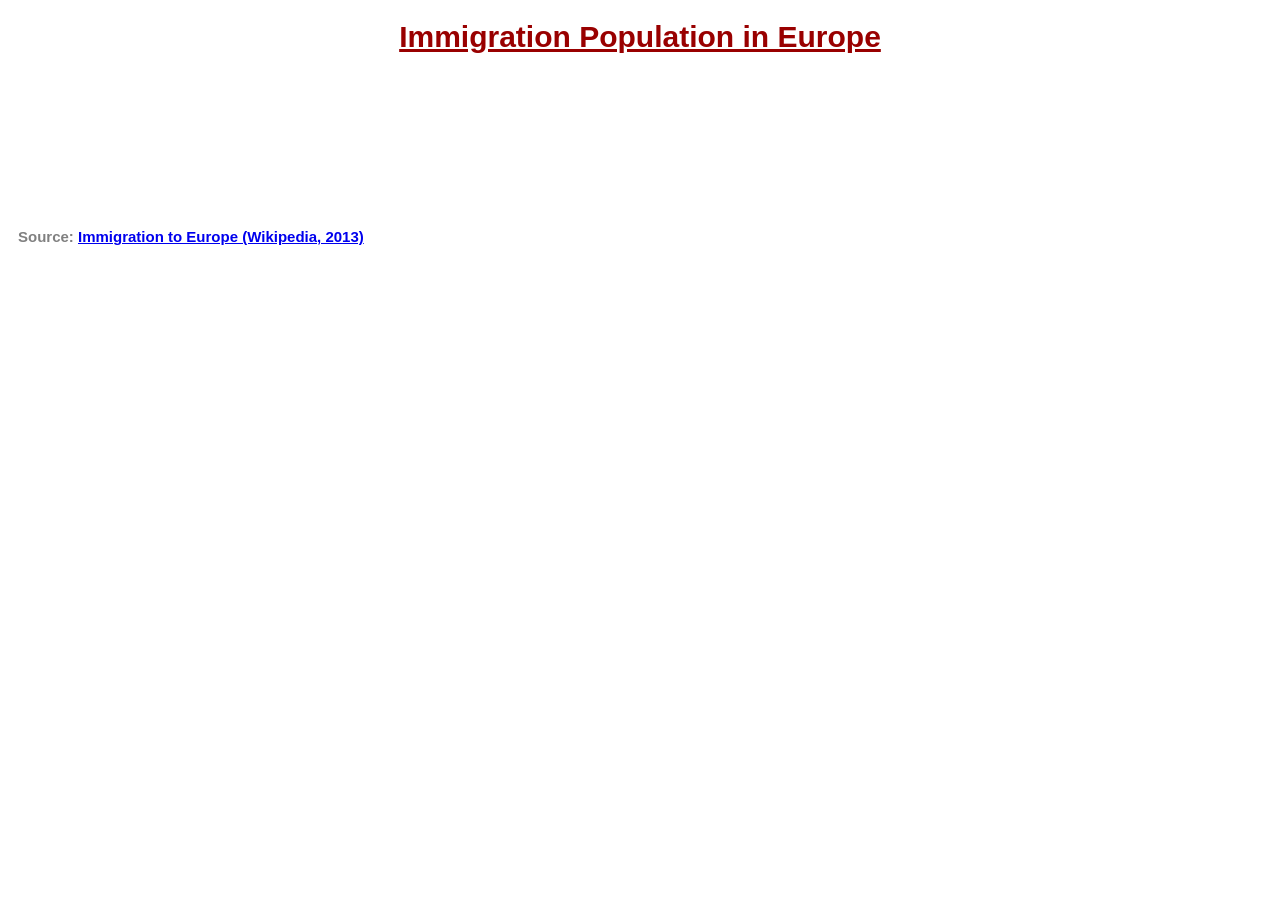
<file: week-3 & 4 (D3 Barchart & Map)/Barchart/barchart.html>
<!DOCTYPE html>
<meta charset="utf-8">
<html>
	<head>  
		<link rel="stylesheet" href="barchart.css">
		<h1 class="header" style="text/css">Immigration Population in Europe</h1>
	</head>
	<body>
		<svg class="chart"></svg>
		<script type="text/javascript" src="d3.js"></script>
		<script src="http://labratrevenge.com/d3-tip/javascripts/d3.tip.v0.6.3.js"></script>
		<script type"text/javascript" src="barchart.js"></script>
		<div class='source' >Source: <a href="https://en.wikipedia.org/wiki/Immigration_to_Europe">Immigration to Europe (Wikipedia, 2013)</a></div>
	</body>
</html>
</file>
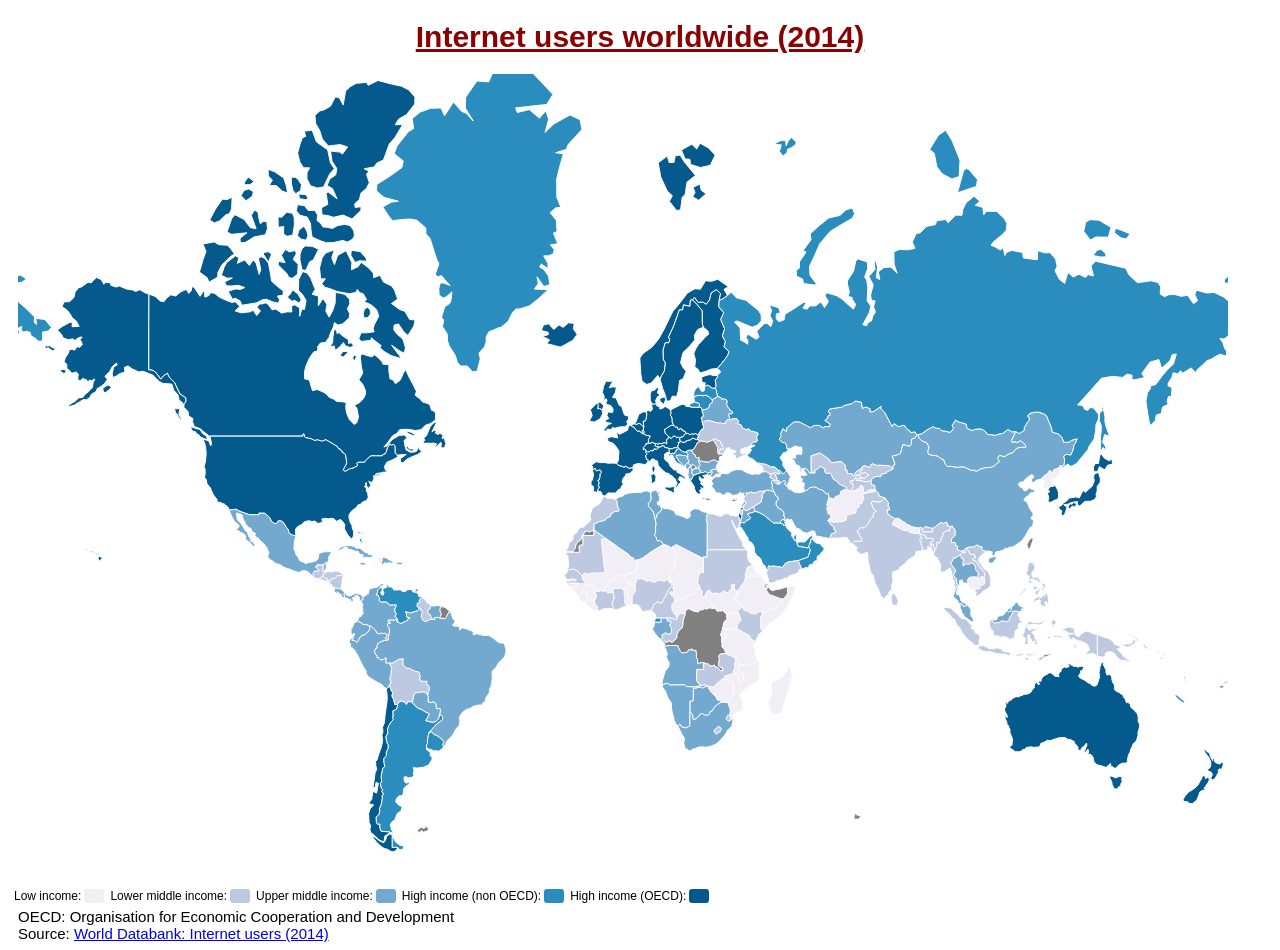
<file: week-3 & 4 (D3 Barchart & Map)/D3 Map/d3map.html>
<!DOCTYPE html>
<meta charset="utf-8">
<html>
	<head> 
		<link rel="stylesheet" href="d3map.css"> 
		<h1 class="header" style="text/css">Internet users worldwide (2014)</h1>
	</head>
	<body>
		<script type="text/javascript" src="d3.js"></script>
		<script type="text/javascript" src="topojson.min.js"></script>
		<script id="chloropleth" src="datamaps.world.min.js"></script>	
		<!script id="d3mapdata" src="d3mapdata.json"></script>
		<div id="container" style="height: 800px; width: 1200px"></div>
		<div class="text"><br><br> OECD: Organisation for Economic Cooperation and Development</div> 
		<div class='source' >Source: <a href="http://data.worldbank.org/indicator/IT.NET.USER.P2">World Databank: Internet users (2014)</a></div>
		<script type"text/javascript" src="d3map.js"></script>
</script>
	</body>
</html>
</file>
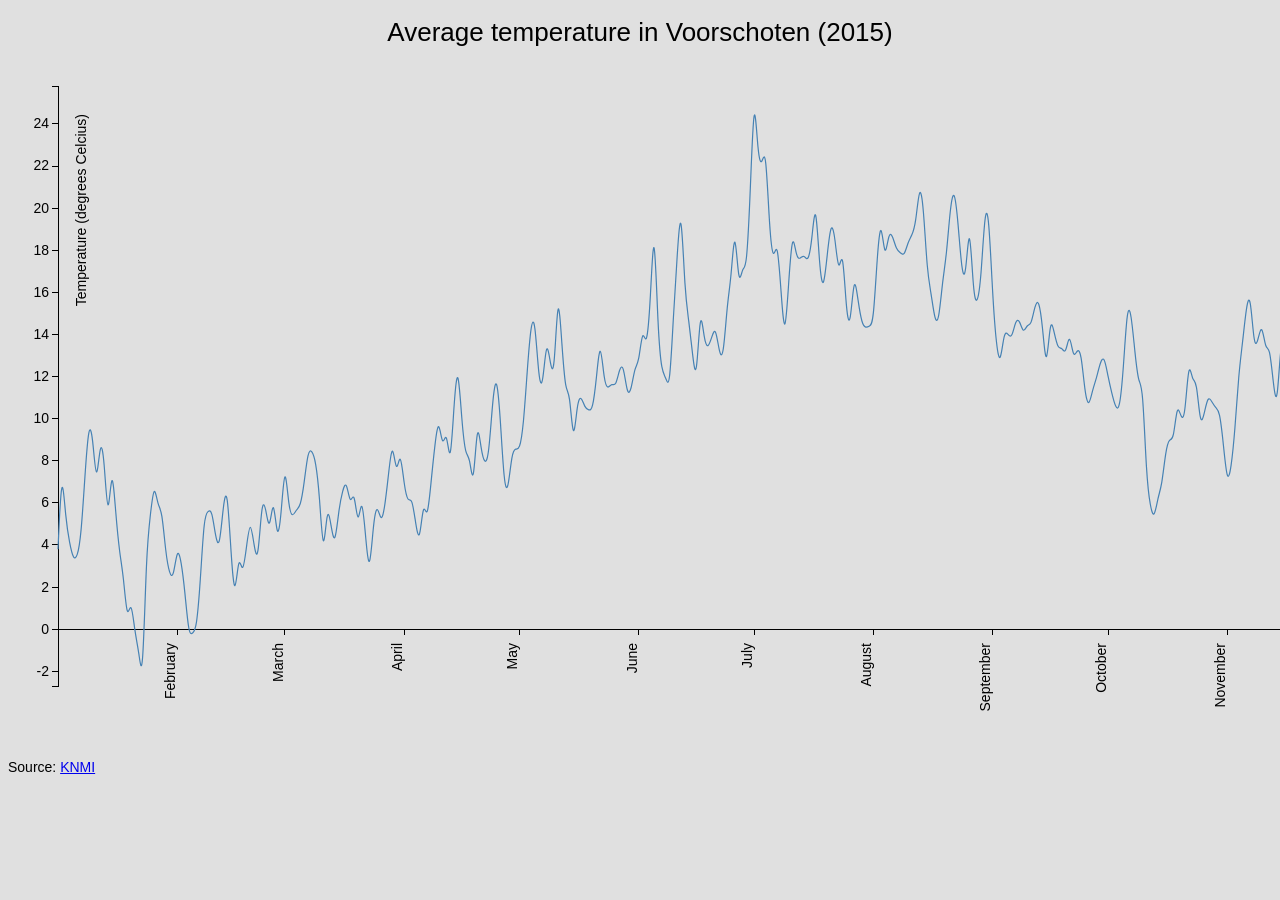
<file: week-5 (D3 Line)/d3line/d3line.html>
<!DOCTYPE html>
<meta charset="utf-8">
<html>
	<head>  
		<link rel="stylesheet" href="d3line.css">
		<h1 class="header" style="text/css">Average temperature in Voorschoten (2015)</h1>
	</head>
	<body>
		<script type="text/javascript" src="d3.js"></script>
		<script type"text/javascript" src="d3line.js"></script>
		<div class='source' >Source: <a href="http://projects.knmi.nl/klimatologie/daggegevens/selectie.cgi">KNMI</a></div>
	</body>
</html>
</file>
<file: Javascript/stylesheet.css>
#mycanvas {
   position: absolute;
   top: 20px;
   left: 20px;
   z-index: 1;
}

#mycanvas2 {
	position: absolute;
	top: 20px;
	left: 20px;
	z-index: 2;
}
</file>
<file: week-7/linkedviews.css>
/* CSS style sheet for linkedviews.html */


body {
  background-color: lightgrey;
}

.container
{
  position: relative;
  text-align: center;
}
.header{
		font: 30px sans-serif;
		color:  #002b80;
		font-weight: bold;
		text-align: center;
		text-decoration: underline;
	}
.source {
  font: 15px sans-serif;
  color:  #808080;
  font-weight: bold;
  padding-left: 10px;
  text-align: left;

}
.bar {
  fill:  #1a53ff;
}

.bar:hover{
		fill: #99bbff;
	}

.d3-tip {
  line-height: 1;
  font: 13px sans-serif;
  font-weight: bold;
  padding: 12px;
  background: rgba(0, 0, 0, 0.8);
  color: #fff;
  border-radius: 2px;
}
.axis text {
  font: 12px sans-serif;
  font-weight: bold;
}

.axis path,
.axis line {
  fill: none;
  stroke: #000;
  }
</file>
<file: week-2/SVG1/svg1.css>
/* continent color */
.landxx
{
	fill: #26466D;
}

/* country colors */
#it {
	fill: blue;
}

#cz {
	fill: yellow;

}

#f {
	fill: red;
}
</file>
<file: week-2/SVG2/svg2.css>
/* style graph title */
h1{
	color : #7F0000;
	font-family : Times;
	font-size: 300%;
	text-align: middle;

}
</file>
<file: week-3 & 4 (D3 Barchart & Map)/Barchart/barchart.css>
/* css style sheet for elements in barchart.html */
.header{
		font: 30px sans-serif;
		color: #990000;
		font-weight: bold;
		text-align: center;
		text-decoration: underline;
	}
.source {
  font: 15px sans-serif;
  color:  #808080;
  font-weight: bold;
  padding-left: 10px;
  text-align: left;

}
.bar {
  fill: #800000;
}

.bar:hover{
		fill: #ffbf00;
	}

.d3-tip {
  line-height: 1;
  font: 13px sans-serif;
  font-weight: bold;
  padding: 12px;
  background: rgba(0, 0, 0, 0.8);
  color: #fff;
  border-radius: 2px;
}
.axis text {
  font: 12px sans-serif;
  font-weight: bold;
}

.axis path,
.axis line {
  fill: none;
  stroke: #000;
  }
</file>
<file: week-3 & 4 (D3 Barchart & Map)/D3 Map/d3map.css>
.header{
		font: 30px sans-serif;
		color: #8b0000;
		font-weight: bold;
		text-align: center;
		text-decoration: underline;
	}

div {
  font: 15px sans-serif;
  padding-left: 10px;
  text-align: left;

}
</file>
<file: week-5 (D3 Line)/d3line/d3line.css>
/* Style sheet for d3line.html */

body {
  font: 14px sans-serif;
  background-color: #E0E0E0;
}

h1 {
	font: 26px sans-serif;
	text-align: center;
}

body > svg > g > g.x.axis > g:nth-child(1) > text{
	display: none;
}


.axis path,
.axis line {
  fill: none;
  stroke: #000;
  shape-rendering: crispEdges;
}

.line {
  fill: none;
  stroke: steelblue;
  stroke-width: 1.2px;
}

.overlay {
	fill: none;
	stroke: none;
	pointer-events: all;
}

.crosshair_line {
	fill: none;
	stroke: steelblue;
	stroke-width: 1px;
}

div.tooltip {	
    position: absolute;			
    text-align: center;			
    width: 60px;					
    height: 28px;					
    padding: 2px;				
    font: 12px sans-serif;		
    background: lightsteelblue;	
    border: 0px;		
    border-radius: 8px;			
    pointer-events: none;			
}
</file>
